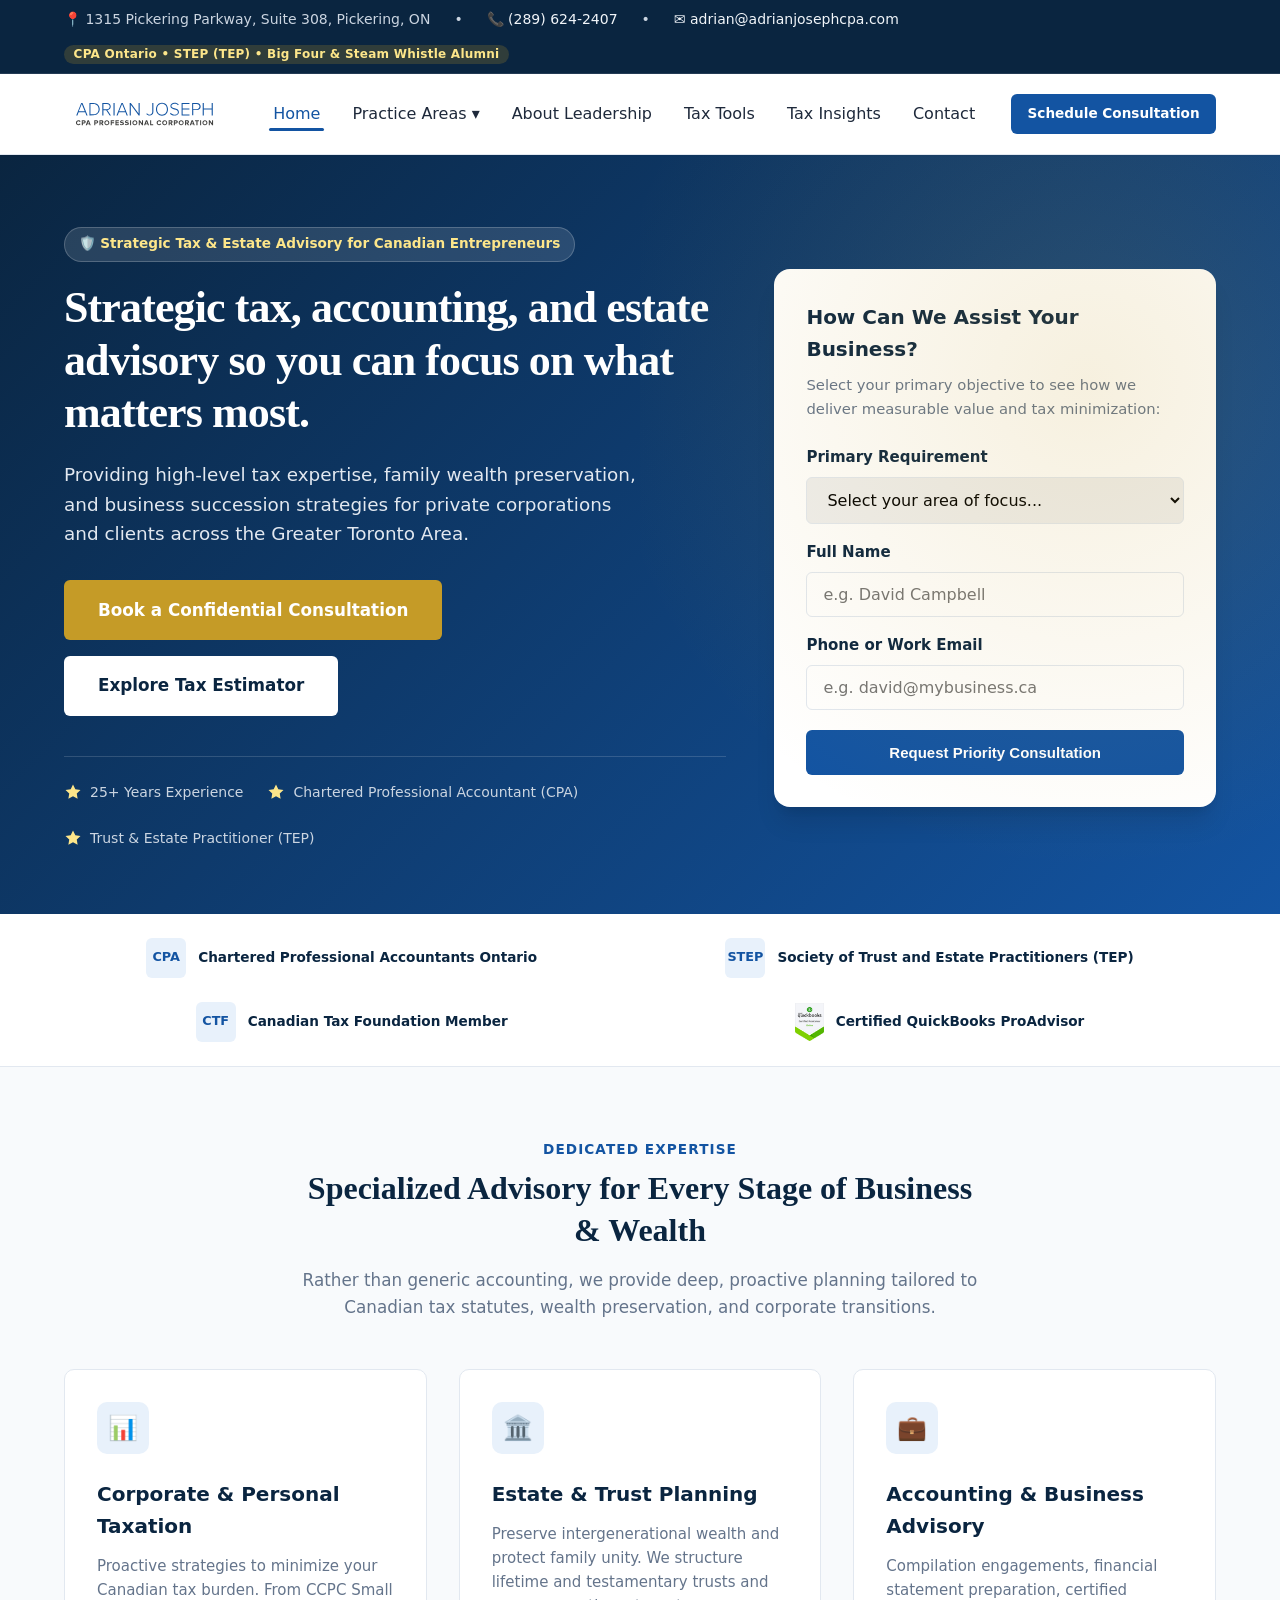
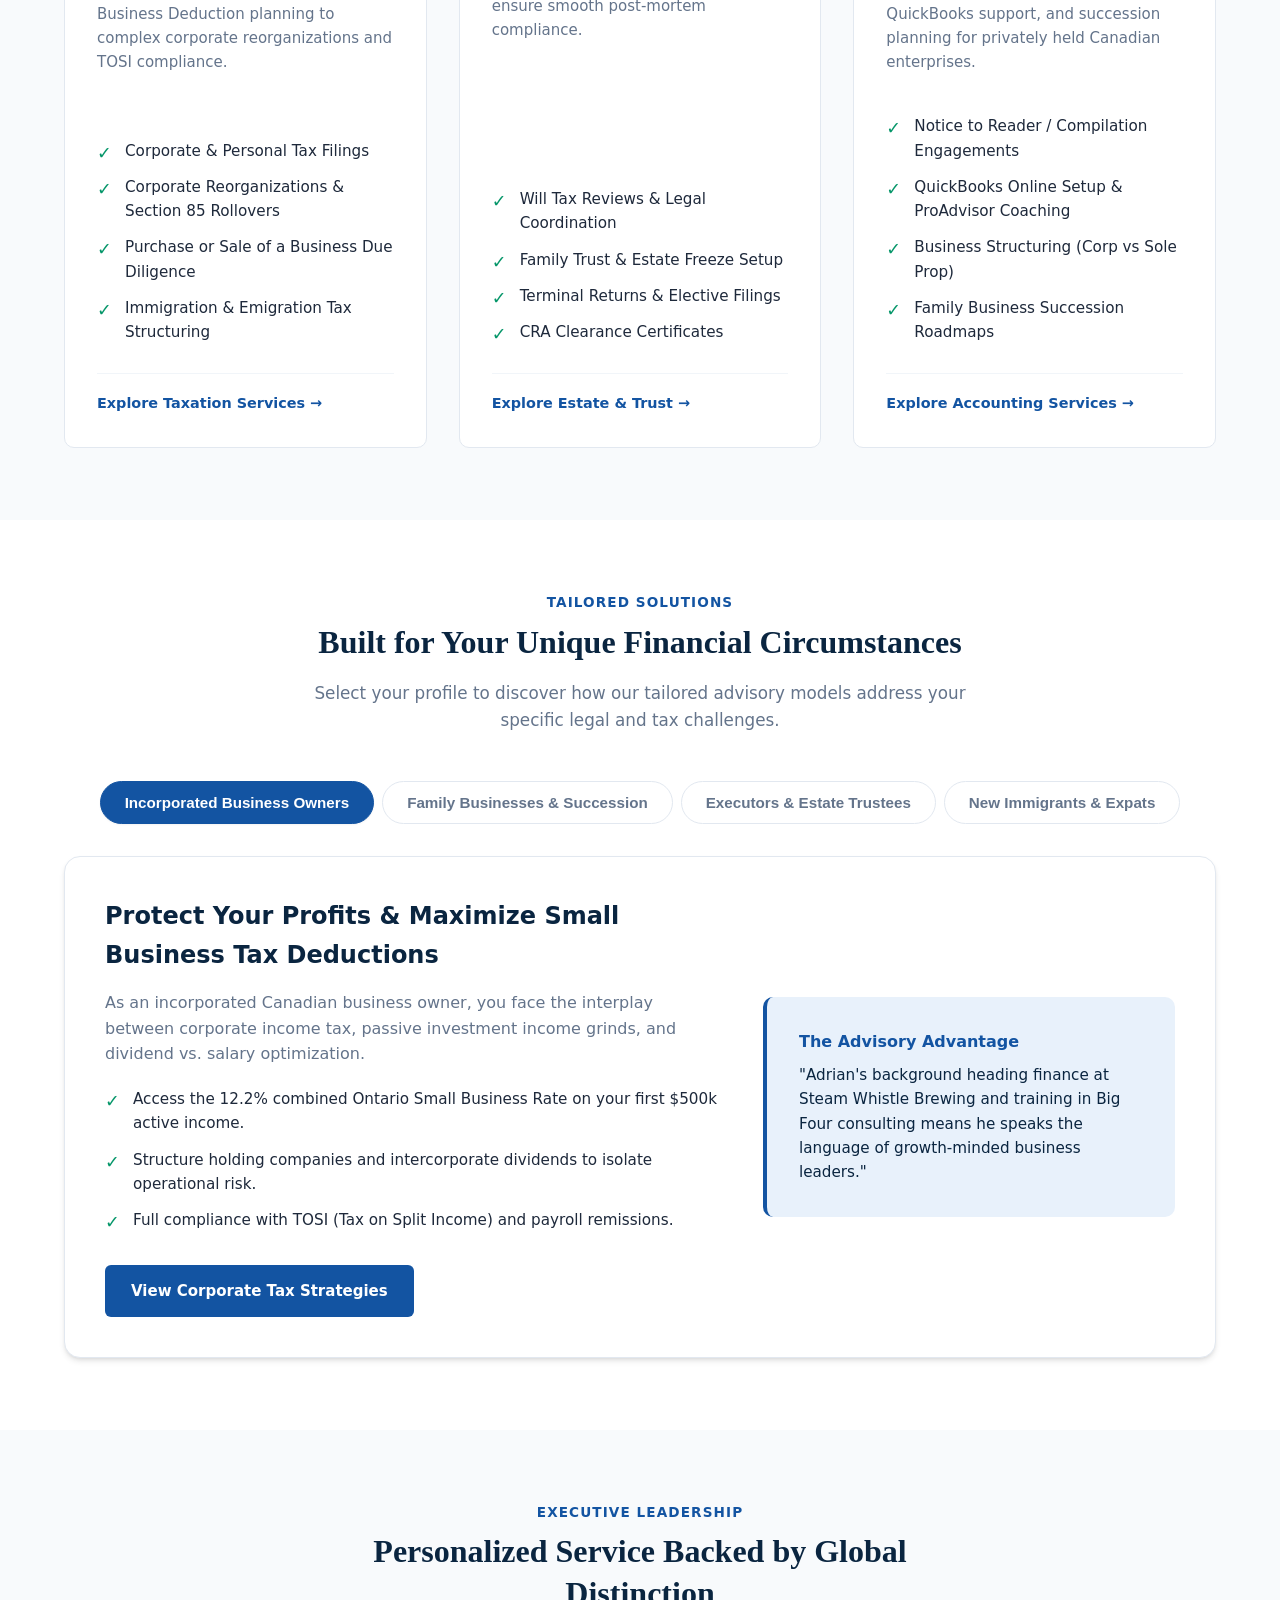
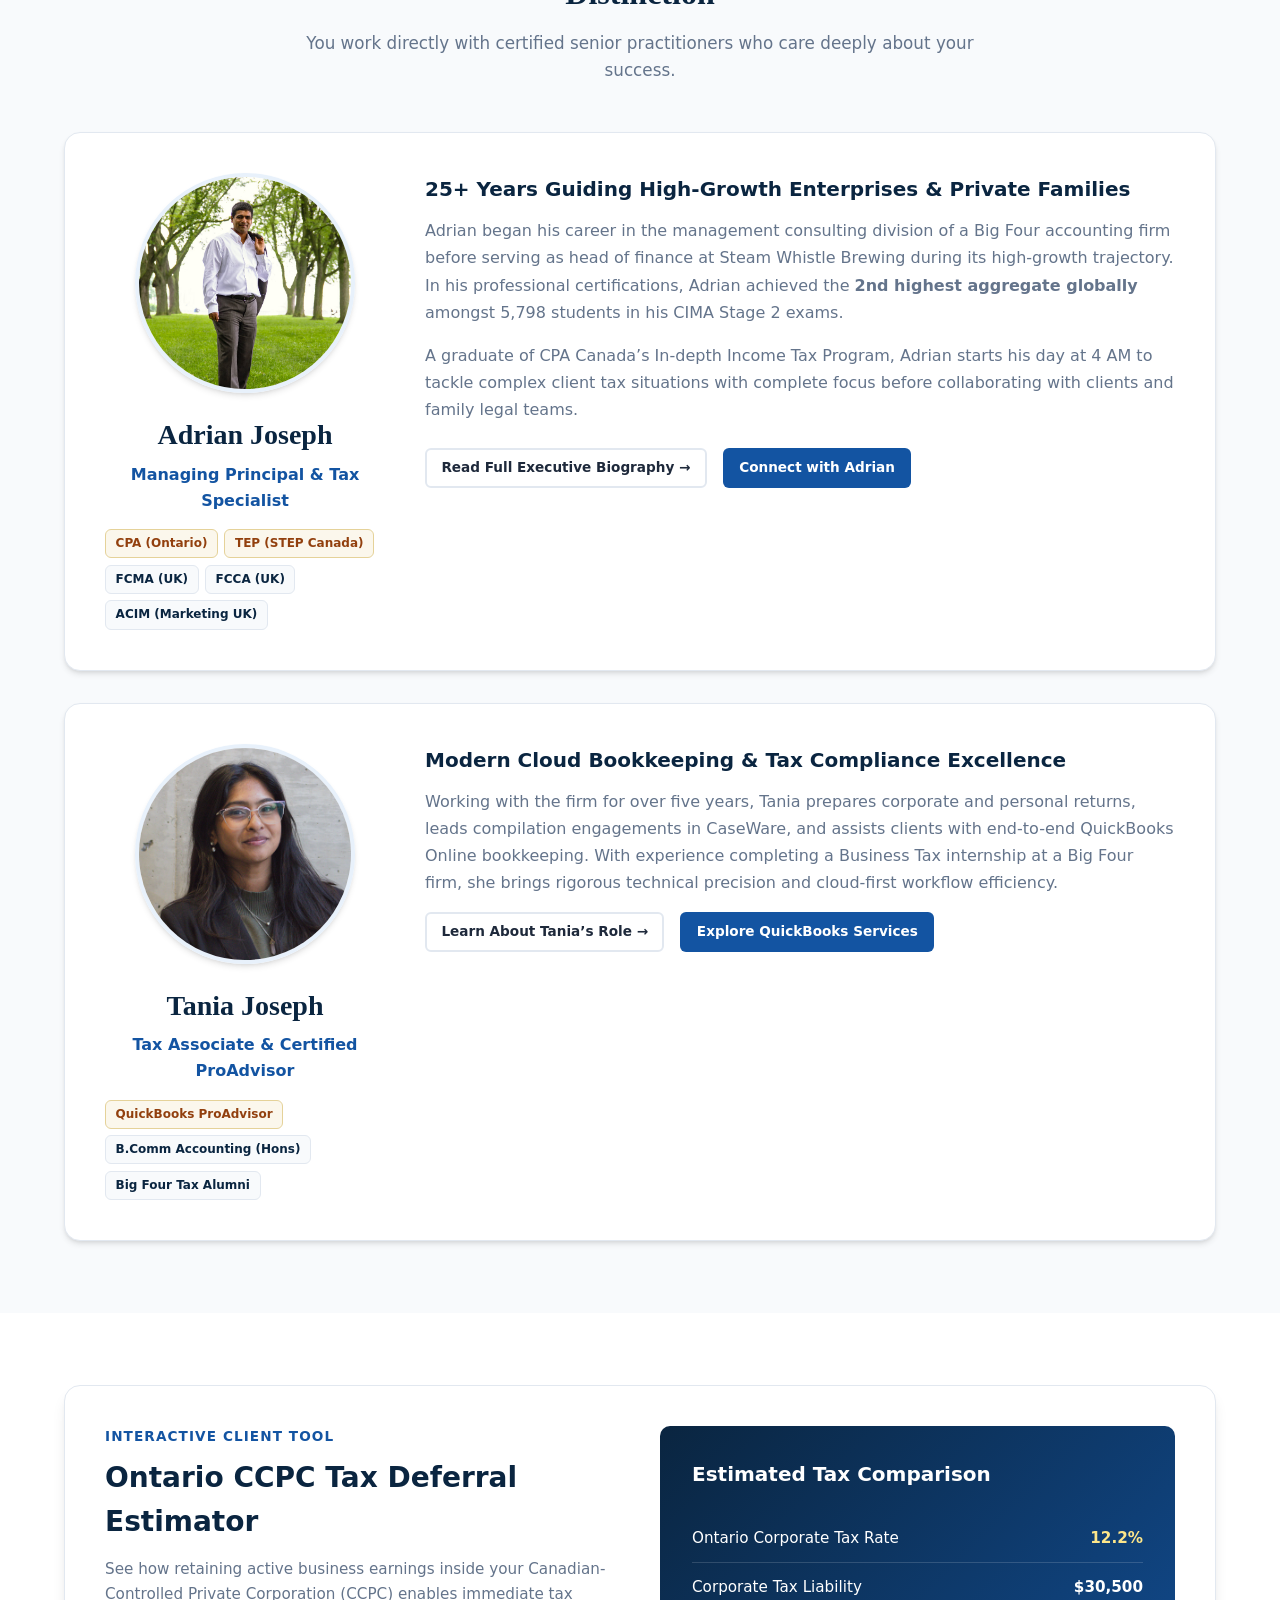
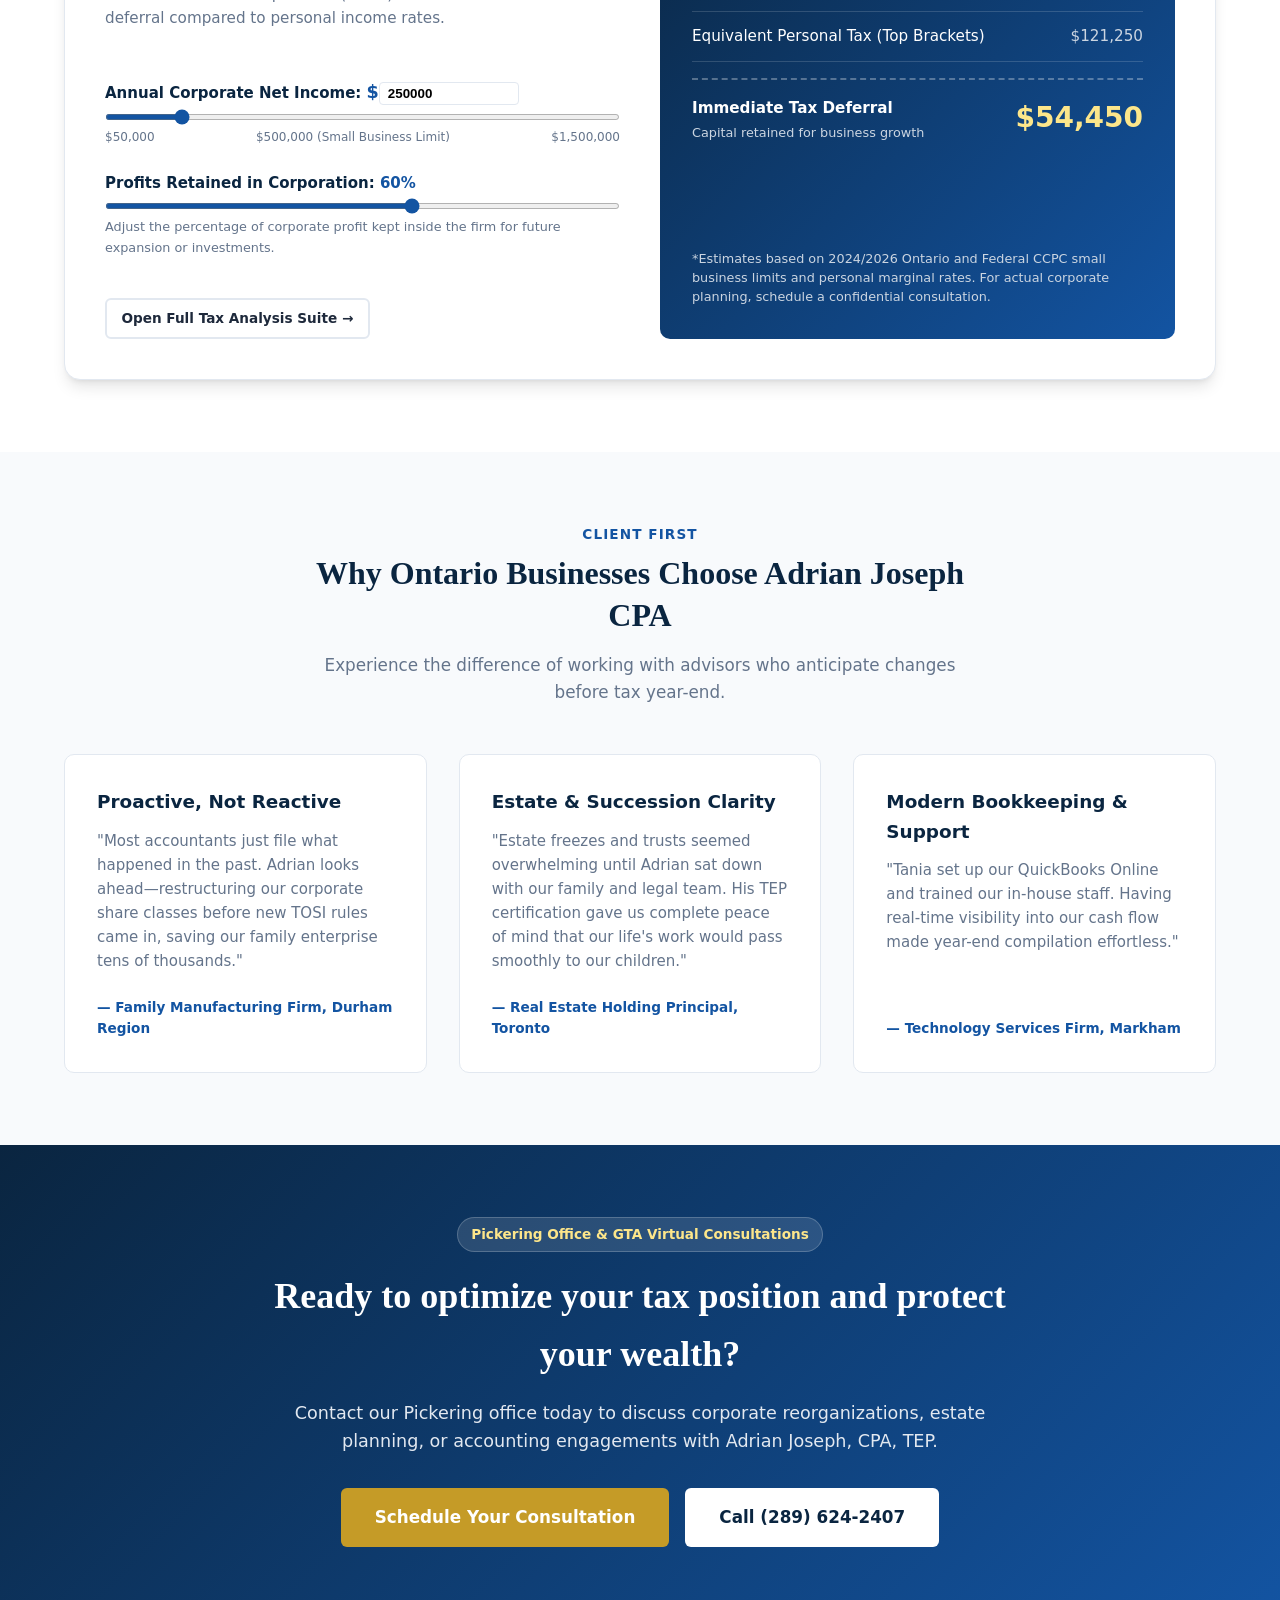
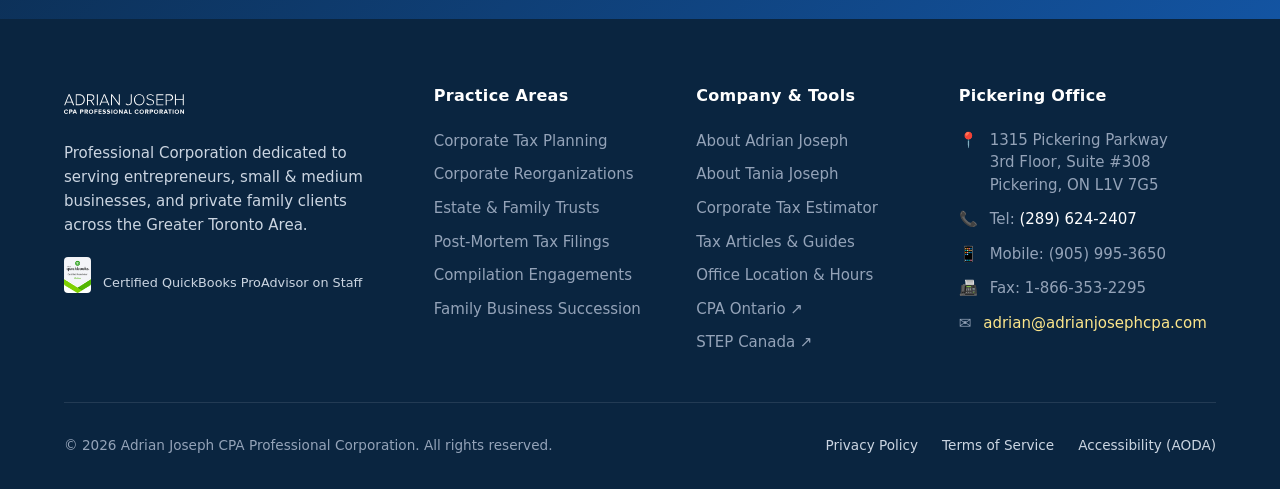
<file: index.html>
<!DOCTYPE html>
<html lang="en-CA">
<head>
  <meta charset="UTF-8">
  <meta name="viewport" content="width=device-width, initial-scale=1.0">
  <title>Adrian Joseph CPA | Strategic Tax, Estate & Business Advisory | Pickering & GTA</title>
  <meta name="description" content="Serving entrepreneurs, family businesses, and private clients across the Greater Toronto Area. Specialized in Canadian corporate taxation, estate freezes, family trusts, and QuickBooks advisory.">
  <link rel="stylesheet" href="assets/css/style.css">
  <link rel="icon" type="image/svg+xml" href="assets/images/logo.svg">
  <link rel="canonical" href="https://adrianjosephcpa.com/">
  
  <!-- Open Graph / Social Media -->
  <meta property="og:type" content="website">
  <meta property="og:url" content="https://adrianjosephcpa.com/">
  <meta property="og:title" content="Adrian Joseph CPA | Strategic Tax, Estate & Business Advisory | Pickering & GTA">
  <meta property="og:description" content="Strategic corporate tax planning, family trusts, estate freezes, and QuickBooks advisory for GTA business leaders and private families.">
  <meta property="og:image" content="https://adrianjosephcpa.com/assets/images/adrian-joseph.jpg">
  <meta property="og:site_name" content="Adrian Joseph CPA Professional Corporation">
  <meta property="og:locale" content="en_CA">

  <!-- Twitter Card -->
  <meta name="twitter:card" content="summary_large_image">
  <meta name="twitter:title" content="Adrian Joseph CPA | Strategic Tax, Estate & Business Advisory">
  <meta name="twitter:description" content="Strategic corporate tax planning, family trusts, estate freezes, and QuickBooks advisory for GTA business leaders and private families.">
  <meta name="twitter:image" content="https://adrianjosephcpa.com/assets/images/adrian-joseph.jpg">

  <!-- AEO & Schema.org Structured Data -->
  <script type="application/ld+json">
  {
    "@context": "https://schema.org",
    "@graph": [
      {
        "@type": ["AccountingService", "LocalBusiness", "Organization"],
        "@id": "https://adrianjosephcpa.com/#organization",
        "name": "Adrian Joseph CPA Professional Corporation",
        "url": "https://adrianjosephcpa.com/",
        "logo": "https://adrianjosephcpa.com/assets/images/logo.svg",
        "image": "https://adrianjosephcpa.com/assets/images/adrian-joseph.jpg",
        "telephone": "+1-289-624-2407",
        "faxNumber": "+1-866-353-2295",
        "email": "adrian@adrianjosephcpa.com",
        "priceRange": "$$",
        "address": {
          "@type": "PostalAddress",
          "streetAddress": "1315 Pickering Parkway, 3rd Floor, Suite #308",
          "addressLocality": "Pickering",
          "addressRegion": "ON",
          "postalCode": "L1V 7G5",
          "addressCountry": "CA"
        },
        "geo": {
          "@type": "GeoCoordinates",
          "latitude": "43.8344",
          "longitude": "-79.0863"
        },
        "openingHoursSpecification": [
          {
            "@type": "OpeningHoursSpecification",
            "dayOfWeek": ["Monday", "Tuesday", "Wednesday", "Thursday", "Friday"],
            "opens": "08:30",
            "closes": "17:30"
          }
        ],
        "areaServed": [
          {"@type": "City", "name": "Pickering"},
          {"@type": "City", "name": "Ajax"},
          {"@type": "City", "name": "Whitby"},
          {"@type": "City", "name": "Oshawa"},
          {"@type": "City", "name": "Markham"},
          {"@type": "City", "name": "Toronto"},
          {"@type": "City", "name": "Scarborough"},
          {"@type": "AdministrativeArea", "name": "Durham Region"},
          {"@type": "AdministrativeArea", "name": "Greater Toronto Area"},
          {"@type": "AdministrativeArea", "name": "Ontario"}
        ],
        "founder": {
          "@type": "Person",
          "@id": "https://adrianjosephcpa.com/#adrian-joseph",
          "name": "Adrian Joseph",
          "jobTitle": "Managing Principal & Chartered Professional Accountant",
          "image": "https://adrianjosephcpa.com/assets/images/adrian-joseph.jpg",
          "honorificSuffix": ["CPA", "TEP", "FCMA", "FCCA", "ACIM"],
          "alumniOf": "Big Four Management Consulting, Steam Whistle Brewing",
          "memberOf": [
            {"@type": "Organization", "name": "Chartered Professional Accountants of Ontario", "url": "https://www.cpaontario.ca/"},
            {"@type": "Organization", "name": "Society of Trust and Estate Practitioners (STEP)", "url": "https://www.step.ca/"},
            {"@type": "Organization", "name": "Canadian Tax Foundation", "url": "https://www.ctf.ca/"}
          ]
        },
        "employee": [
          {
            "@type": "Person",
            "name": "Tania Joseph",
            "jobTitle": "Tax Associate & Certified QuickBooks ProAdvisor",
            "image": "https://adrianjosephcpa.com/assets/images/tania-joseph.jpg"
          }
        ]
      },
      {
        "@type": "WebSite",
        "@id": "https://adrianjosephcpa.com/#website",
        "url": "https://adrianjosephcpa.com/",
        "name": "Adrian Joseph CPA",
        "publisher": {"@id": "https://adrianjosephcpa.com/#organization"}
      }
    ]
  }
  </script>
</head>
<body>

  <!-- Top Announcement Bar -->
  <div class="top-bar">
    <div class="container">
      <div class="top-bar-links">
        <span>📍 1315 Pickering Parkway, Suite 308, Pickering, ON</span>
        <span>•</span>
        <a href="tel:2896242407">📞 (289) 624-2407</a>
        <span>•</span>
        <a href="mailto:adrian@adrianjosephcpa.com">✉️ adrian@adrianjosephcpa.com</a>
      </div>
      <div>
        <span class="top-bar-badge">CPA Ontario • STEP (TEP) • Big Four & Steam Whistle Alumni</span>
      </div>
    </div>
  </div>

  <!-- Main Site Header -->
  <header class="site-header">
    <div class="container nav-wrapper">
      <a href="index.html" class="site-logo" aria-label="Adrian Joseph CPA Home">
        <img src="assets/images/logo.svg" alt="Adrian Joseph CPA Professional Corporation">
      </a>

      <!-- Mobile Navigation Toggle -->
      <button class="mobile-nav-toggle" aria-label="Toggle Navigation Menu" aria-expanded="false">
        <svg width="24" height="24" viewBox="0 0 24 24" fill="none" stroke="currentColor" stroke-width="2">
          <line x1="3" y1="12" x2="21" y2="12"></line>
          <line x1="3" y1="6" x2="21" y2="6"></line>
          <line x1="3" y1="18" x2="21" y2="18"></line>
        </svg>
      </button>

      <!-- Main Navigation -->
      <nav class="main-nav" aria-label="Primary Site Navigation">
        <ul class="nav-links">
          <li><a href="index.html" class="nav-link active">Home</a></li>
          <li class="nav-dropdown">
            <a href="services/taxation.html" class="nav-link">Practice Areas ▾</a>
            <ul class="dropdown-menu">
              <li class="dropdown-item">
                <a href="services/taxation.html">
                  <strong>Corporate & Personal Taxation</strong>
                  <span class="desc">CCPC planning, corporate reorgs & TOSI compliance</span>
                </a>
              </li>
              <li class="dropdown-item">
                <a href="services/estate-and-trust.html">
                  <strong>Estate & Trust Planning</strong>
                  <span class="desc">Family trusts, will tax reviews & post-mortem filings</span>
                </a>
              </li>
              <li class="dropdown-item">
                <a href="services/accounting-advisory.html">
                  <strong>Accounting & Business Advisory</strong>
                  <span class="desc">Compilation engagements, QuickBooks & succession planning</span>
                </a>
              </li>
            </ul>
          </li>
          <li><a href="about.html" class="nav-link">About Leadership</a></li>
          <li><a href="tools/tax-calculator.html" class="nav-link">Tax Tools</a></li>
          <li><a href="insights.html" class="nav-link">Tax Insights</a></li>
          <li><a href="contact.html" class="nav-link">Contact</a></li>
        </ul>
        <a href="contact.html" class="btn btn-primary btn-sm">Schedule Consultation</a>
      </nav>
    </div>
  </header>

  <main id="main-content">

    <!-- Hero Section -->
    <section class="hero-home">
      <div class="container hero-grid">
        <div class="hero-text">
          <div class="hero-eyebrow">
            <span>🛡️ Strategic Tax & Estate Advisory for Canadian Entrepreneurs</span>
          </div>
          <h1 class="hero-title">
            Strategic tax, accounting, and estate advisory so you can focus on what matters most.
          </h1>
          <p class="hero-subtitle">
            Providing high-level tax expertise, family wealth preservation, and business succession strategies for private corporations and clients across the Greater Toronto Area.
          </p>
          <div class="hero-actions">
            <a href="contact.html" class="btn btn-accent btn-lg">Book a Confidential Consultation</a>
            <a href="tools/tax-calculator.html" class="btn btn-white btn-lg">Explore Tax Estimator</a>
          </div>
          <div class="hero-trust-list">
            <div class="hero-trust-item">
              <svg width="18" height="18" viewBox="0 0 24 24" fill="currentColor"><path d="M12 2l3.09 6.26L22 9.27l-5 4.87 1.18 6.88L12 17.77l-6.18 3.25L7 14.14 2 9.27l6.91-1.01L12 2z"/></svg>
              <span>25+ Years Experience</span>
            </div>
            <div class="hero-trust-item">
              <svg width="18" height="18" viewBox="0 0 24 24" fill="currentColor"><path d="M12 2l3.09 6.26L22 9.27l-5 4.87 1.18 6.88L12 17.77l-6.18 3.25L7 14.14 2 9.27l6.91-1.01L12 2z"/></svg>
              <span>Chartered Professional Accountant (CPA)</span>
            </div>
            <div class="hero-trust-item">
              <svg width="18" height="18" viewBox="0 0 24 24" fill="currentColor"><path d="M12 2l3.09 6.26L22 9.27l-5 4.87 1.18 6.88L12 17.77l-6.18 3.25L7 14.14 2 9.27l6.91-1.01L12 2z"/></svg>
              <span>Trust & Estate Practitioner (TEP)</span>
            </div>
          </div>
        </div>

        <!-- Hero Quick Assessment Card -->
        <div class="hero-card">
          <h3>How Can We Assist Your Business?</h3>
          <p>Select your primary objective to see how we deliver measurable value and tax minimization:</p>
          <form data-consultation-form>
            <div class="form-group" style="margin-bottom: 1rem;">
              <label class="form-label" for="hero-need">Primary Requirement</label>
              <select id="hero-need" class="form-control" required>
                <option value="">Select your area of focus...</option>
                <option value="corporate-tax">Corporate Reorganization & Tax Deferral</option>
                <option value="estate-freeze">Estate Planning & Family Trust Structuring</option>
                <option value="compilation">Year-End Financials & Compilation Engagements</option>
                <option value="succession">Family Business Succession / Sale of Business</option>
                <option value="cross-border">Immigration / Emigration Canadian Tax</option>
              </select>
            </div>
            <div class="form-group" style="margin-bottom: 1rem;">
              <label class="form-label" for="hero-name">Full Name</label>
              <input type="text" id="hero-name" class="form-control" placeholder="e.g. David Campbell" required>
            </div>
            <div class="form-group" style="margin-bottom: 1.25rem;">
              <label class="form-label" for="hero-contact">Phone or Work Email</label>
              <input type="text" id="hero-contact" class="form-control" placeholder="e.g. david@mybusiness.ca" required>
            </div>
            <button type="submit" class="btn btn-primary" style="width: 100%;">Request Priority Consultation</button>
          </form>
        </div>
      </div>
    </section>

    <!-- Trust & Credentials Bar -->
    <section class="trust-bar" aria-label="Professional Accreditations">
      <div class="container trust-badges">
        <div class="badge-item">
          <div class="badge-icon-box">CPA</div>
          <div>Chartered Professional Accountants Ontario</div>
        </div>
        <div class="badge-item">
          <div class="badge-icon-box">STEP</div>
          <div>Society of Trust and Estate Practitioners (TEP)</div>
        </div>
        <div class="badge-item">
          <div class="badge-icon-box">CTF</div>
          <div>Canadian Tax Foundation Member</div>
        </div>
        <div class="badge-item">
          <img src="assets/images/quickbooks-proadvisor.jpg" alt="Certified QuickBooks ProAdvisor" style="height: 38px;">
          <div>Certified QuickBooks ProAdvisor</div>
        </div>
      </div>
    </section>

    <!-- Core Practice Areas -->
    <section class="section" id="practice-areas">
      <div class="container">
        <div class="section-header">
          <span class="section-tag">Dedicated Expertise</span>
          <h2 class="section-title">Specialized Advisory for Every Stage of Business & Wealth</h2>
          <p class="section-desc">
            Rather than generic accounting, we provide deep, proactive planning tailored to Canadian tax statutes, wealth preservation, and corporate transitions.
          </p>
        </div>

        <div class="grid-3">
          <!-- Card 1: Taxation -->
          <div class="card">
            <div class="card-icon">📊</div>
            <h3 class="card-title">Corporate & Personal Taxation</h3>
            <p class="card-text">
              Proactive strategies to minimize your Canadian tax burden. From CCPC Small Business Deduction planning to complex corporate reorganizations and TOSI compliance.
            </p>
            <ul class="feature-list">
              <li>Corporate & Personal Tax Filings</li>
              <li>Corporate Reorganizations & Section 85 Rollovers</li>
              <li>Purchase or Sale of a Business Due Diligence</li>
              <li>Immigration & Emigration Tax Structuring</li>
            </ul>
            <div class="card-footer">
              <a href="services/taxation.html" class="card-link">Explore Taxation Services →</a>
            </div>
          </div>

          <!-- Card 2: Estate & Trust -->
          <div class="card">
            <div class="card-icon">🏛️</div>
            <h3 class="card-title">Estate & Trust Planning</h3>
            <p class="card-text">
              Preserve intergenerational wealth and protect family unity. We structure lifetime and testamentary trusts and ensure smooth post-mortem compliance.
            </p>
            <ul class="feature-list">
              <li>Will Tax Reviews & Legal Coordination</li>
              <li>Family Trust & Estate Freeze Setup</li>
              <li>Terminal Returns & Elective Filings</li>
              <li>CRA Clearance Certificates</li>
            </ul>
            <div class="card-footer">
              <a href="services/estate-and-trust.html" class="card-link">Explore Estate & Trust →</a>
            </div>
          </div>

          <!-- Card 3: Business Advisory -->
          <div class="card">
            <div class="card-icon">💼</div>
            <h3 class="card-title">Accounting & Business Advisory</h3>
            <p class="card-text">
              Compilation engagements, financial statement preparation, certified QuickBooks support, and succession planning for privately held Canadian enterprises.
            </p>
            <ul class="feature-list">
              <li>Notice to Reader / Compilation Engagements</li>
              <li>QuickBooks Online Setup & ProAdvisor Coaching</li>
              <li>Business Structuring (Corp vs Sole Prop)</li>
              <li>Family Business Succession Roadmaps</li>
            </ul>
            <div class="card-footer">
              <a href="services/accounting-advisory.html" class="card-link">Explore Accounting Services →</a>
            </div>
          </div>
        </div>
      </div>
    </section>

    <!-- Interactive "Who We Serve" Audience Selector -->
    <section class="section section-alt">
      <div class="container">
        <div class="section-header">
          <span class="section-tag">Tailored Solutions</span>
          <h2 class="section-title">Built for Your Unique Financial Circumstances</h2>
          <p class="section-desc">Select your profile to discover how our tailored advisory models address your specific legal and tax challenges.</p>
        </div>

        <!-- Tab Buttons -->
        <div class="tabs-nav" role="tablist">
          <button class="tab-btn active" data-tab="tab-entrepreneurs" role="tab" aria-selected="true">Incorporated Business Owners</button>
          <button class="tab-btn" data-tab="tab-family-business" role="tab" aria-selected="false">Family Businesses & Succession</button>
          <button class="tab-btn" data-tab="tab-estates" role="tab" aria-selected="false">Executors & Estate Trustees</button>
          <button class="tab-btn" data-tab="tab-crossborder" role="tab" aria-selected="false">New Immigrants & Expats</button>
        </div>

        <!-- Tab Content 1 -->
        <div class="tab-panel active" id="tab-entrepreneurs" role="tabpanel">
          <div>
            <h3 style="font-size: 1.5rem; color: var(--color-secondary); margin-bottom: 1rem;">
              Protect Your Profits & Maximize Small Business Tax Deductions
            </h3>
            <p style="color: var(--color-text-muted); margin-bottom: 1.25rem;">
              As an incorporated Canadian business owner, you face the interplay between corporate income tax, passive investment income grinds, and dividend vs. salary optimization.
            </p>
            <ul class="feature-list">
              <li>Access the 12.2% combined Ontario Small Business Rate on your first $500k active income.</li>
              <li>Structure holding companies and intercorporate dividends to isolate operational risk.</li>
              <li>Full compliance with TOSI (Tax on Split Income) and payroll remissions.</li>
            </ul>
            <a href="services/taxation.html" class="btn btn-primary" style="margin-top: 1rem;">View Corporate Tax Strategies</a>
          </div>
          <div style="background-color: var(--color-primary-light); padding: 2rem; border-radius: var(--radius-md); border-left: 4px solid var(--color-primary);">
            <h4 style="color: var(--color-primary); margin-bottom: 0.5rem;">The Advisory Advantage</h4>
            <p style="font-size: 0.95rem; color: var(--color-secondary);">
              "Adrian's background heading finance at Steam Whistle Brewing and training in Big Four consulting means he speaks the language of growth-minded business leaders."
            </p>
          </div>
        </div>

        <!-- Tab Content 2 -->
        <div class="tab-panel" id="tab-family-business" role="tabpanel">
          <div>
            <h3 style="font-size: 1.5rem; color: var(--color-secondary); margin-bottom: 1rem;">
              Family Business Governance & Intergenerational Transition
            </h3>
            <p style="color: var(--color-text-muted); margin-bottom: 1.25rem;">
              Transferring a business to the next generation or preparing for a third-party exit requires balancing commercial valuation, tax minimization, and family harmony.
            </p>
            <ul class="feature-list">
              <li>Section 85 rollovers and estate freezes to lock in current capital gains.</li>
              <li>Structuring the Lifetime Capital Gains Exemption (LCGE) for qualifying small business shares.</li>
              <li>Partnership and shareholder agreement advisory to prevent deadlock.</li>
            </ul>
            <a href="services/accounting-advisory.html" class="btn btn-primary" style="margin-top: 1rem;">View Succession Planning</a>
          </div>
          <div style="background-color: var(--color-accent-light); padding: 2rem; border-radius: var(--radius-md); border-left: 4px solid var(--color-accent);">
            <h4 style="color: var(--color-accent); margin-bottom: 0.5rem;">Proactive Succession</h4>
            <p style="font-size: 0.95rem; color: var(--color-secondary);">
              Transitioning ownership before sudden retirement or incapacitation protects your life's work and saves hundreds of thousands in taxes.
            </p>
          </div>
        </div>

        <!-- Tab Content 3 -->
        <div class="tab-panel" id="tab-estates" role="tabpanel">
          <div>
            <h3 style="font-size: 1.5rem; color: var(--color-secondary); margin-bottom: 1rem;">
              Comprehensive Guidance for Executors & Estate Trustees
            </h3>
            <p style="color: var(--color-text-muted); margin-bottom: 1.25rem;">
              Estate administration carries personal legal and tax liabilities. We help executors navigate deceased taxpayer returns, elective filings, and CRA clearance.
            </p>
            <ul class="feature-list">
              <li>Preparation of Terminal (Final) T1 Returns and T3 Trust Returns.</li>
              <li>Section 70(2) Rights or Things separate returns to split income brackets.</li>
              <li>Applying for and securing CRA Section 159(2) Clearance Certificates before asset distribution.</li>
            </ul>
            <a href="services/estate-and-trust.html" class="btn btn-primary" style="margin-top: 1rem;">View Estate Compliance</a>
          </div>
          <div style="background-color: var(--color-emerald-light); padding: 2rem; border-radius: var(--radius-md); border-left: 4px solid var(--color-emerald);">
            <h4 style="color: var(--color-emerald); margin-bottom: 0.5rem;">Certified TEP Practitioner</h4>
            <p style="font-size: 0.95rem; color: var(--color-secondary);">
              Adrian is a full member of the Society of Trust and Estate Practitioners (STEP), the gold-standard worldwide body for estate and inheritance planning.
            </p>
          </div>
        </div>

        <!-- Tab Content 4 -->
        <div class="tab-panel" id="tab-crossborder" role="tabpanel">
          <div>
            <h3 style="font-size: 1.5rem; color: var(--color-secondary); margin-bottom: 1rem;">
              Cross-Border Tax Planning: Immigration & Emigration
            </h3>
            <p style="color: var(--color-text-muted); margin-bottom: 1.25rem;">
              Entering or leaving Canada triggers deemed disposition rules, departure taxes, and complex foreign property reporting (T1135).
            </p>
            <ul class="feature-list">
              <li>Deemed acquisition cost step-up upon establishing Canadian residency.</li>
              <li>Departure tax minimization when becoming non-resident for tax purposes.</li>
              <li>Foreign affiliate, trust, and property reporting compliance.</li>
            </ul>
            <a href="services/taxation.html" class="btn btn-primary" style="margin-top: 1rem;">View Cross-Border Services</a>
          </div>
          <div style="background-color: var(--color-primary-light); padding: 2rem; border-radius: var(--radius-md); border-left: 4px solid var(--color-primary);">
            <h4 style="color: var(--color-primary); margin-bottom: 0.5rem;">International Credentials</h4>
            <p style="font-size: 0.95rem; color: var(--color-secondary);">
              With fellow status in both UK CIMA and ACCA, Adrian deeply understands global tax conventions and multinational transition issues.
            </p>
          </div>
        </div>
      </div>
    </section>

    <!-- Leadership Feature: Adrian & Tania Joseph -->
    <section class="section">
      <div class="container">
        <div class="section-header">
          <span class="section-tag">Executive Leadership</span>
          <h2 class="section-title">Personalized Service Backed by Global Distinction</h2>
          <p class="section-desc">You work directly with certified senior practitioners who care deeply about your success.</p>
        </div>

        <div class="profile-card">
          <div class="profile-img-col">
            <img src="assets/images/adrian-joseph.jpg" alt="Adrian Joseph, CPA, TEP" class="profile-img">
            <h3 class="profile-name">Adrian Joseph</h3>
            <div class="profile-title">Managing Principal & Tax Specialist</div>
            <div class="credential-pills">
              <span class="cred-pill highlight">CPA (Ontario)</span>
              <span class="cred-pill highlight">TEP (STEP Canada)</span>
              <span class="cred-pill">FCMA (UK)</span>
              <span class="cred-pill">FCCA (UK)</span>
              <span class="cred-pill">ACIM (Marketing UK)</span>
            </div>
          </div>
          <div>
            <h4 style="font-size: 1.25rem; color: var(--color-secondary); margin-bottom: 0.75rem;">
              25+ Years Guiding High-Growth Enterprises & Private Families
            </h4>
            <p style="color: var(--color-text-muted); margin-bottom: 1rem; line-height: 1.7;">
              Adrian began his career in the management consulting division of a Big Four accounting firm before serving as head of finance at Steam Whistle Brewing during its high-growth trajectory. In his professional certifications, Adrian achieved the <strong>2nd highest aggregate globally</strong> amongst 5,798 students in his CIMA Stage 2 exams.
            </p>
            <p style="color: var(--color-text-muted); margin-bottom: 1.5rem; line-height: 1.7;">
              A graduate of CPA Canada’s In-depth Income Tax Program, Adrian starts his day at 4 AM to tackle complex client tax situations with complete focus before collaborating with clients and family legal teams.
            </p>
            <div style="display: flex; gap: 1rem; flex-wrap: wrap;">
              <a href="about.html" class="btn btn-outline btn-sm">Read Full Executive Biography →</a>
              <a href="contact.html" class="btn btn-primary btn-sm">Connect with Adrian</a>
            </div>
          </div>
        </div>

        <!-- Tania Joseph Card -->
        <div class="profile-card" style="margin-bottom: 0;">
          <div class="profile-img-col">
            <img src="assets/images/tania-joseph.jpg" alt="Tania Joseph, QuickBooks ProAdvisor" class="profile-img">
            <h3 class="profile-name">Tania Joseph</h3>
            <div class="profile-title">Tax Associate & Certified ProAdvisor</div>
            <div class="credential-pills">
              <span class="cred-pill highlight">QuickBooks ProAdvisor</span>
              <span class="cred-pill">B.Comm Accounting (Hons)</span>
              <span class="cred-pill">Big Four Tax Alumni</span>
            </div>
          </div>
          <div>
            <h4 style="font-size: 1.25rem; color: var(--color-secondary); margin-bottom: 0.75rem;">
              Modern Cloud Bookkeeping & Tax Compliance Excellence
            </h4>
            <p style="color: var(--color-text-muted); margin-bottom: 1rem; line-height: 1.7;">
              Working with the firm for over five years, Tania prepares corporate and personal returns, leads compilation engagements in CaseWare, and assists clients with end-to-end QuickBooks Online bookkeeping. With experience completing a Business Tax internship at a Big Four firm, she brings rigorous technical precision and cloud-first workflow efficiency.
            </p>
            <div style="display: flex; gap: 1rem; flex-wrap: wrap;">
              <a href="about.html#tania" class="btn btn-outline btn-sm">Learn About Tania’s Role →</a>
              <a href="services/accounting-advisory.html" class="btn btn-primary btn-sm">Explore QuickBooks Services</a>
            </div>
          </div>
        </div>
      </div>
    </section>

    <!-- Interactive Tax Calculator Teaser -->
    <section class="section section-alt">
      <div class="container">
        <div class="calc-wrapper">
          <div class="calc-controls">
            <div>
              <span class="section-tag">Interactive Client Tool</span>
              <h2 style="font-size: 1.75rem; color: var(--color-secondary); margin-bottom: 0.75rem;">
                Ontario CCPC Tax Deferral Estimator
              </h2>
              <p style="color: var(--color-text-muted); font-size: 0.95rem; margin-bottom: 1.5rem;">
                See how retaining active business earnings inside your Canadian-Controlled Private Corporation (CCPC) enables immediate tax deferral compared to personal income rates.
              </p>
            </div>

            <div class="form-group">
              <label class="form-label" for="calc-income">
                Annual Corporate Net Income: 
                <strong style="color: var(--color-primary); font-size: 1.1rem;">$<input type="number" id="calc-income-num" value="250000" min="50000" max="1500000" step="10000" style="width: 140px; border: 1px solid var(--color-border); padding: 0.2rem 0.5rem; border-radius: 4px; font-weight: 700;"></strong>
              </label>
              <input type="range" id="calc-income" class="range-slider" min="50000" max="1500000" step="10000" value="250000">
              <div style="display: flex; justify-content: space-between; font-size: 0.75rem; color: var(--color-text-muted);">
                <span>$50,000</span>
                <span>$500,000 (Small Business Limit)</span>
                <span>$1,500,000</span>
              </div>
            </div>

            <div class="form-group">
              <label class="form-label" for="calc-retain">
                Profits Retained in Corporation: 
                <strong id="calc-retain-val" style="color: var(--color-primary);">60%</strong>
              </label>
              <input type="range" id="calc-retain" class="range-slider" min="0" max="100" step="5" value="60">
              <span class="form-hint">Adjust the percentage of corporate profit kept inside the firm for future expansion or investments.</span>
            </div>

            <div style="margin-top: 1rem;">
              <a href="tools/tax-calculator.html" class="btn btn-outline btn-sm">Open Full Tax Analysis Suite →</a>
            </div>
          </div>

          <div class="calc-display">
            <div>
              <h3 style="font-size: 1.25rem; color: #ffffff; margin-bottom: 1.5rem;">Estimated Tax Comparison</h3>
              
              <div class="calc-result-row">
                <span>Ontario Corporate Tax Rate</span>
                <span id="res-effective-rate" style="font-weight: 700; color: #fde68a;">12.2%</span>
              </div>

              <div class="calc-result-row">
                <span>Corporate Tax Liability</span>
                <strong id="res-corp-tax">$30,500</strong>
              </div>

              <div class="calc-result-row">
                <span>Equivalent Personal Tax (Top Brackets)</span>
                <span id="res-personal-tax" style="color: #cbd5e1;">$121,250</span>
              </div>

              <div class="calc-result-row" style="border-top: 2px dashed rgba(255,255,255,0.3); margin-top: 1rem; padding-top: 1rem;">
                <div>
                  <span style="font-weight: 600; display: block;">Immediate Tax Deferral</span>
                  <span style="font-size: 0.8rem; color: #cbd5e1;">Capital retained for business growth</span>
                </div>
                <div class="calc-val-big" id="res-deferral">$54,450</div>
              </div>
            </div>

            <div style="font-size: 0.8rem; color: #cbd5e1; margin-top: 1.5rem; line-height: 1.5;">
              *Estimates based on 2024/2026 Ontario and Federal CCPC small business limits and personal marginal rates. For actual corporate planning, schedule a confidential consultation.
            </div>
          </div>
        </div>
      </div>
    </section>

    <!-- Client Testimonials & Value Proposition -->
    <section class="section">
      <div class="container">
        <div class="section-header">
          <span class="section-tag">Client First</span>
          <h2 class="section-title">Why Ontario Businesses Choose Adrian Joseph CPA</h2>
          <p class="section-desc">Experience the difference of working with advisors who anticipate changes before tax year-end.</p>
        </div>

        <div class="grid-3">
          <div class="card">
            <h3 style="font-size: 1.15rem; color: var(--color-secondary); margin-bottom: 0.75rem;">Proactive, Not Reactive</h3>
            <p class="card-text">
              "Most accountants just file what happened in the past. Adrian looks ahead—restructuring our corporate share classes before new TOSI rules came in, saving our family enterprise tens of thousands."
            </p>
            <div style="font-weight: 600; font-size: 0.85rem; color: var(--color-primary);">— Family Manufacturing Firm, Durham Region</div>
          </div>

          <div class="card">
            <h3 style="font-size: 1.15rem; color: var(--color-secondary); margin-bottom: 0.75rem;">Estate & Succession Clarity</h3>
            <p class="card-text">
              "Estate freezes and trusts seemed overwhelming until Adrian sat down with our family and legal team. His TEP certification gave us complete peace of mind that our life's work would pass smoothly to our children."
            </p>
            <div style="font-weight: 600; font-size: 0.85rem; color: var(--color-primary);">— Real Estate Holding Principal, Toronto</div>
          </div>

          <div class="card">
            <h3 style="font-size: 1.15rem; color: var(--color-secondary); margin-bottom: 0.75rem;">Modern Bookkeeping & Support</h3>
            <p class="card-text">
              "Tania set up our QuickBooks Online and trained our in-house staff. Having real-time visibility into our cash flow made year-end compilation effortless."
            </p>
            <div style="font-weight: 600; font-size: 0.85rem; color: var(--color-primary);">— Technology Services Firm, Markham</div>
          </div>
        </div>
      </div>
    </section>

    <!-- Consultation CTA Banner -->
    <section class="section" style="background: linear-gradient(135deg, var(--color-secondary) 0%, #1354A2 100%); color: #ffffff;">
      <div class="container" style="text-align: center; max-width: 800px;">
        <span class="hero-eyebrow" style="margin-bottom: 1rem;">Pickering Office & GTA Virtual Consultations</span>
        <h2 style="font-family: var(--font-serif); font-size: 2.25rem; margin-bottom: 1rem; color: #ffffff;">
          Ready to optimize your tax position and protect your wealth?
        </h2>
        <p style="font-size: 1.1rem; color: #e2e8f0; margin-bottom: 2rem;">
          Contact our Pickering office today to discuss corporate reorganizations, estate planning, or accounting engagements with Adrian Joseph, CPA, TEP.
        </p>
        <div style="display: flex; justify-content: center; gap: 1rem; flex-wrap: wrap;">
          <a href="contact.html" class="btn btn-accent btn-lg">Schedule Your Consultation</a>
          <a href="tel:2896242407" class="btn btn-white btn-lg">Call (289) 624-2407</a>
        </div>
      </div>
    </section>

  </main>

  <!-- Global Comprehensive Footer -->
  <footer class="site-footer" id="footer">
    <div class="container">
      <div class="footer-grid">
        <!-- Col 1: Brand -->
        <div class="footer-brand">
          <img src="assets/images/logo-white.svg" alt="Adrian Joseph CPA">
          <p>
            Professional Corporation dedicated to serving entrepreneurs, small & medium businesses, and private family clients across the Greater Toronto Area.
          </p>
          <div style="display: flex; gap: 0.75rem; align-items: center; margin-top: 1rem;">
            <img src="assets/images/quickbooks-proadvisor.jpg" alt="QuickBooks ProAdvisor" style="height: 36px; border-radius: 4px;">
            <span style="font-size: 0.8rem; color: #cbd5e1;">Certified QuickBooks ProAdvisor on Staff</span>
          </div>
        </div>

        <!-- Col 2: Practice Areas -->
        <div>
          <h4 class="footer-heading">Practice Areas</h4>
          <ul class="footer-links">
            <li><a href="services/taxation.html">Corporate Tax Planning</a></li>
            <li><a href="services/taxation.html#reorgs">Corporate Reorganizations</a></li>
            <li><a href="services/estate-and-trust.html">Estate & Family Trusts</a></li>
            <li><a href="services/estate-and-trust.html#post-mortem">Post-Mortem Tax Filings</a></li>
            <li><a href="services/accounting-advisory.html">Compilation Engagements</a></li>
            <li><a href="services/accounting-advisory.html#succession">Family Business Succession</a></li>
          </ul>
        </div>

        <!-- Col 3: Company & Tools -->
        <div>
          <h4 class="footer-heading">Company & Tools</h4>
          <ul class="footer-links">
            <li><a href="about.html">About Adrian Joseph</a></li>
            <li><a href="about.html#tania">About Tania Joseph</a></li>
            <li><a href="tools/tax-calculator.html">Corporate Tax Estimator</a></li>
            <li><a href="insights.html">Tax Articles & Guides</a></li>
            <li><a href="contact.html">Office Location & Hours</a></li>
            <li><a href="https://www.cpaontario.ca/" target="_blank" rel="noopener">CPA Ontario ↗</a></li>
            <li><a href="https://www.step.ca/" target="_blank" rel="noopener">STEP Canada ↗</a></li>
          </ul>
        </div>

        <!-- Col 4: Contact Pickering Office -->
        <div>
          <h4 class="footer-heading">Pickering Office</h4>
          <div class="footer-contact-item">
            <span>📍</span>
            <span>
              1315 Pickering Parkway<br>
              3rd Floor, Suite #308<br>
              Pickering, ON L1V 7G5
            </span>
          </div>
          <div class="footer-contact-item">
            <span>📞</span>
            <span>Tel: <a href="tel:2896242407" style="color: #ffffff;">(289) 624-2407</a></span>
          </div>
          <div class="footer-contact-item">
            <span>📱</span>
            <span>Mobile: (905) 995-3650</span>
          </div>
          <div class="footer-contact-item">
            <span>📠</span>
            <span>Fax: 1-866-353-2295</span>
          </div>
          <div class="footer-contact-item">
            <span>✉️</span>
            <span><a href="mailto:adrian@adrianjosephcpa.com" style="color: #fde68a;">adrian@adrianjosephcpa.com</a></span>
          </div>
        </div>
      </div>

      <div class="footer-bottom">
        <div>
          © 2026 Adrian Joseph CPA Professional Corporation. All rights reserved.
        </div>
        <div style="display: flex; gap: 1.5rem;">
          <a href="contact.html">Privacy Policy</a>
          <a href="contact.html">Terms of Service</a>
          <a href="contact.html">Accessibility (AODA)</a>
        </div>
      </div>
    </div>
  </footer>

  <script src="assets/js/main.js"></script>
</body>
</html>
</file>
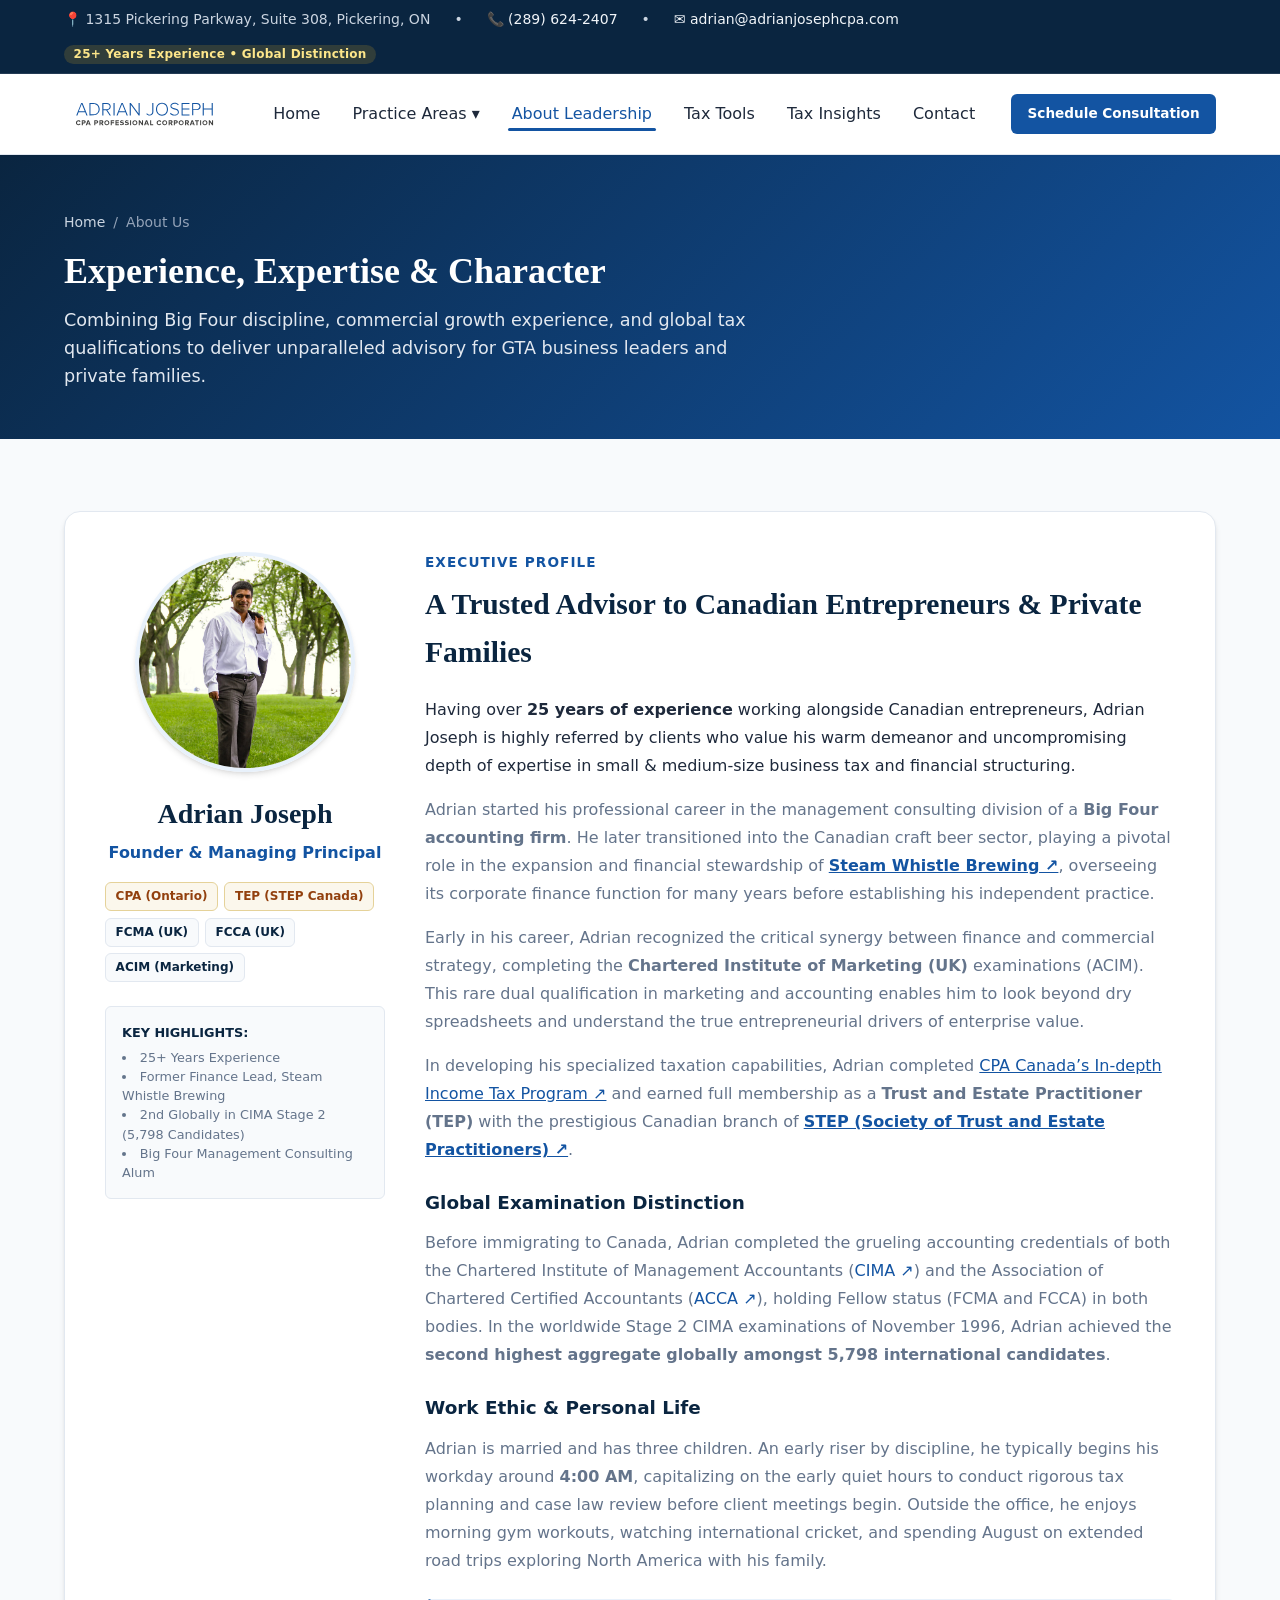
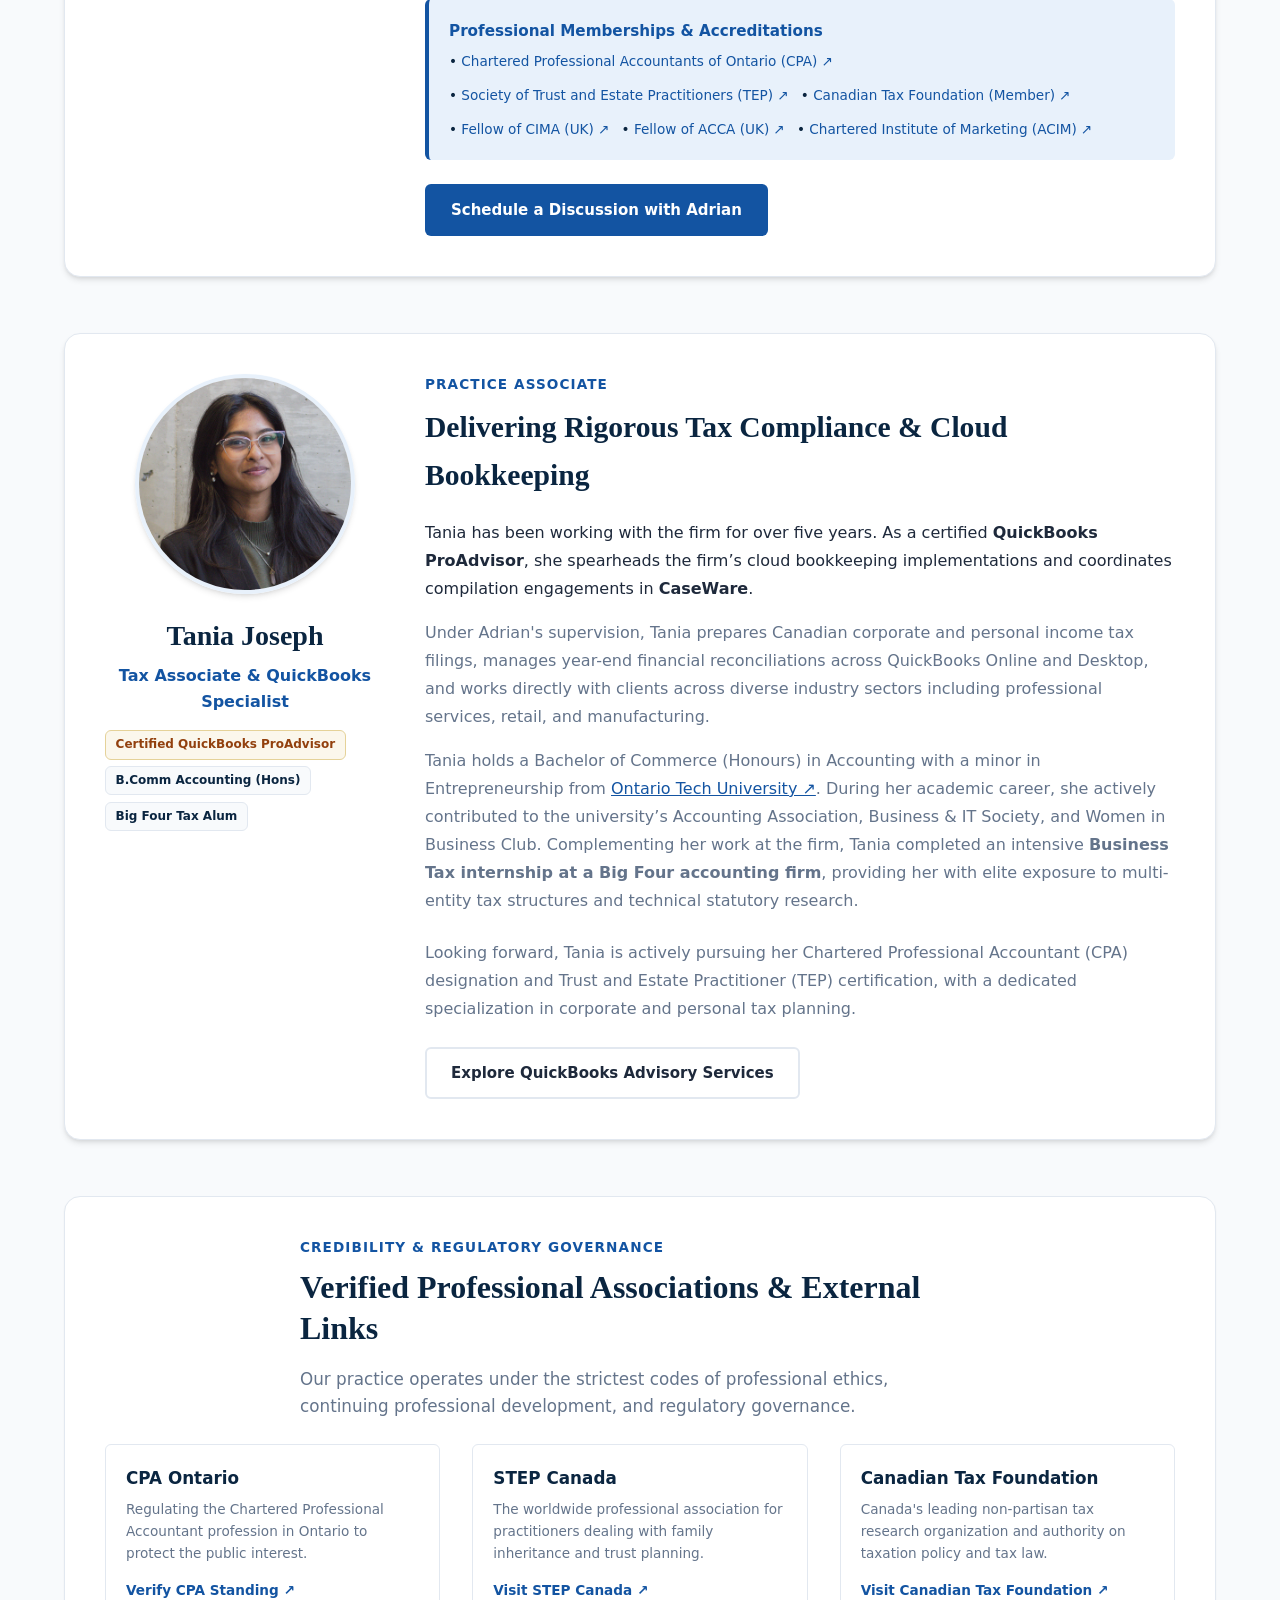
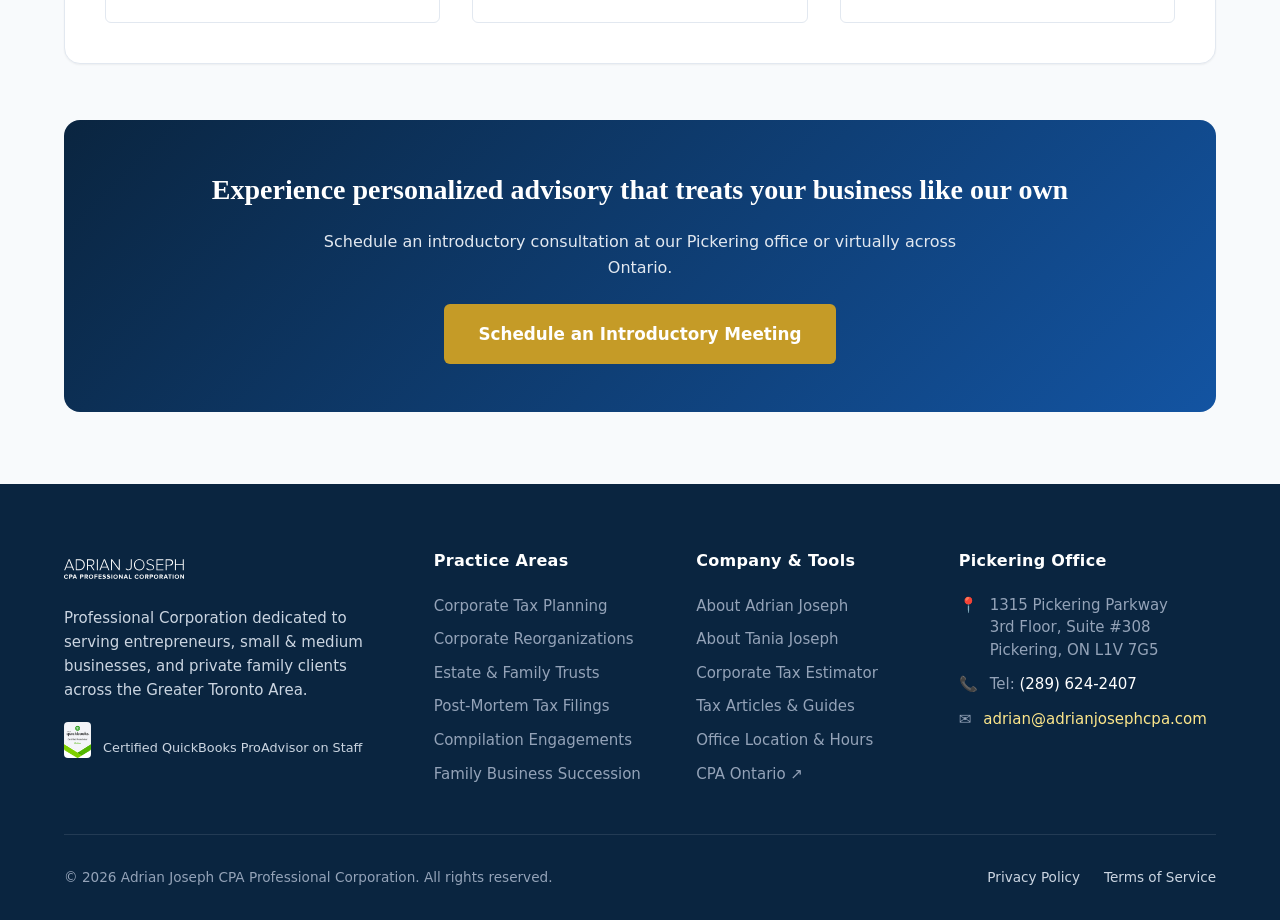
<file: about.html>
<!DOCTYPE html>
<html lang="en-CA">
<head>
  <meta charset="UTF-8">
  <meta name="viewport" content="width=device-width, initial-scale=1.0">
  <title>About Our Leadership | Adrian Joseph CPA, TEP & Tania Joseph | Pickering & GTA</title>
  <meta name="description" content="Meet Adrian Joseph, CPA, TEP, FCMA, FCCA and Tania Joseph, QuickBooks ProAdvisor. Learn about our Big Four pedigree, Steam Whistle finance leadership, and client-first values.">
  <link rel="stylesheet" href="assets/css/style.css">
  <link rel="icon" type="image/svg+xml" href="assets/images/logo.svg">
  <link rel="canonical" href="https://adrianjosephcpa.com/about.html">

  <!-- Open Graph -->
  <meta property="og:type" content="profile">
  <meta property="og:url" content="https://adrianjosephcpa.com/about.html">
  <meta property="og:title" content="About Leadership | Adrian Joseph CPA, TEP & Tania Joseph">
  <meta property="og:description" content="Meet Adrian Joseph, CPA, TEP and Tania Joseph, QuickBooks ProAdvisor. Big Four pedigree, Steam Whistle finance leadership, and client-first values.">
  <meta property="og:image" content="https://adrianjosephcpa.com/assets/images/adrian-joseph.jpg">
  <meta property="og:site_name" content="Adrian Joseph CPA Professional Corporation">

  <!-- Twitter Card -->
  <meta name="twitter:card" content="summary_large_image">
  <meta name="twitter:title" content="About Leadership | Adrian Joseph CPA, TEP">
  <meta name="twitter:description" content="Meet Adrian Joseph, CPA, TEP and Tania Joseph. Big Four pedigree, Steam Whistle finance leadership, and client-first values.">
  <meta name="twitter:image" content="https://adrianjosephcpa.com/assets/images/adrian-joseph.jpg">

  <!-- AEO & Schema.org JSON-LD -->
  <script type="application/ld+json">
  {
    "@context": "https://schema.org",
    "@graph": [
      {
        "@type": "ProfilePage",
        "@id": "https://adrianjosephcpa.com/about.html",
        "name": "About Our Leadership | Adrian Joseph CPA",
        "url": "https://adrianjosephcpa.com/about.html",
        "mainEntity": {
          "@type": "Person",
          "@id": "https://adrianjosephcpa.com/about.html#adrian-joseph",
          "name": "Adrian Joseph",
          "jobTitle": "Managing Principal & Chartered Professional Accountant",
          "honorificSuffix": ["CPA", "TEP", "FCMA", "FCCA", "ACIM"],
          "image": "https://adrianjosephcpa.com/assets/images/adrian-joseph.jpg",
          "description": "Chartered Professional Accountant and Trust and Estate Practitioner with 25+ years experience advising entrepreneurs, former head of corporate finance at Steam Whistle Brewing, and 2nd in the world CIMA aggregate exam graduate.",
          "knowsAbout": ["Canadian Corporate Taxation", "Section 85 Rollovers", "Estate Freezes", "Family Trusts", "TOSI Compliance", "Business Succession"],
          "memberOf": [
            {"@type": "Organization", "name": "CPA Ontario", "url": "https://www.cpaontario.ca/"},
            {"@type": "Organization", "name": "STEP Canada", "url": "https://www.step.ca/"},
            {"@type": "Organization", "name": "Canadian Tax Foundation", "url": "https://www.ctf.ca/"}
          ]
        }
      },
      {
        "@type": "Person",
        "@id": "https://adrianjosephcpa.com/about.html#tania-joseph",
        "name": "Tania Joseph",
        "jobTitle": "Tax Associate & Certified QuickBooks ProAdvisor",
        "image": "https://adrianjosephcpa.com/assets/images/tania-joseph.jpg",
        "alumniOf": "Ontario Tech University (B.Comm Accounting Hons), Big Four Tax Internship",
        "knowsAbout": ["QuickBooks Online", "QuickBooks Desktop", "CaseWare Compilation", "Corporate Tax Filings", "Bookkeeping Reconciliations"]
      },
      {
        "@type": "BreadcrumbList",
        "itemListElement": [
          {
            "@type": "ListItem",
            "position": 1,
            "name": "Home",
            "item": "https://adrianjosephcpa.com/"
          },
          {
            "@type": "ListItem",
            "position": 2,
            "name": "About Leadership",
            "item": "https://adrianjosephcpa.com/about.html"
          }
        ]
      }
    ]
  }
  </script>
</head>
<body>

  <!-- Top Announcement Bar -->
  <div class="top-bar">
    <div class="container">
      <div class="top-bar-links">
        <span>📍 1315 Pickering Parkway, Suite 308, Pickering, ON</span>
        <span>•</span>
        <a href="tel:2896242407">📞 (289) 624-2407</a>
        <span>•</span>
        <a href="mailto:adrian@adrianjosephcpa.com">✉️ adrian@adrianjosephcpa.com</a>
      </div>
      <div>
        <span class="top-bar-badge">25+ Years Experience • Global Distinction</span>
      </div>
    </div>
  </div>

  <!-- Main Site Header -->
  <header class="site-header">
    <div class="container nav-wrapper">
      <a href="index.html" class="site-logo" aria-label="Adrian Joseph CPA Home">
        <img src="assets/images/logo.svg" alt="Adrian Joseph CPA Professional Corporation">
      </a>

      <button class="mobile-nav-toggle" aria-label="Toggle Navigation Menu" aria-expanded="false">
        <svg width="24" height="24" viewBox="0 0 24 24" fill="none" stroke="currentColor" stroke-width="2">
          <line x1="3" y1="12" x2="21" y2="12"></line>
          <line x1="3" y1="6" x2="21" y2="6"></line>
          <line x1="3" y1="18" x2="21" y2="18"></line>
        </svg>
      </button>

      <nav class="main-nav" aria-label="Primary Site Navigation">
        <ul class="nav-links">
          <li><a href="index.html" class="nav-link">Home</a></li>
          <li class="nav-dropdown">
            <a href="services/taxation.html" class="nav-link">Practice Areas ▾</a>
            <ul class="dropdown-menu">
              <li class="dropdown-item">
                <a href="services/taxation.html">
                  <strong>Corporate & Personal Taxation</strong>
                  <span class="desc">CCPC planning, corporate reorgs & TOSI compliance</span>
                </a>
              </li>
              <li class="dropdown-item">
                <a href="services/estate-and-trust.html">
                  <strong>Estate & Trust Planning</strong>
                  <span class="desc">Family trusts, will tax reviews & post-mortem filings</span>
                </a>
              </li>
              <li class="dropdown-item">
                <a href="services/accounting-advisory.html">
                  <strong>Accounting & Business Advisory</strong>
                  <span class="desc">Compilation engagements, QuickBooks & succession planning</span>
                </a>
              </li>
            </ul>
          </li>
          <li><a href="about.html" class="nav-link active">About Leadership</a></li>
          <li><a href="tools/tax-calculator.html" class="nav-link">Tax Tools</a></li>
          <li><a href="insights.html" class="nav-link">Tax Insights</a></li>
          <li><a href="contact.html" class="nav-link">Contact</a></li>
        </ul>
        <a href="contact.html" class="btn btn-primary btn-sm">Schedule Consultation</a>
      </nav>
    </div>
  </header>

  <main id="main-content">

    <!-- Page Header Banner -->
    <section class="page-header">
      <div class="container">
        <div class="breadcrumbs">
          <a href="index.html">Home</a>
          <span>/</span>
          <span>About Us</span>
        </div>
        <h1 class="page-title">Experience, Expertise & Character</h1>
        <p class="page-lead">
          Combining Big Four discipline, commercial growth experience, and global tax qualifications to deliver unparalleled advisory for GTA business leaders and private families.
        </p>
      </div>
    </section>

    <!-- Adrian Joseph Bio Section -->
    <section class="section">
      <div class="container">
        
        <div class="profile-card" id="adrian" style="margin-bottom: 3.5rem;">
          <div class="profile-img-col">
            <img src="assets/images/adrian-joseph.jpg" alt="Adrian Joseph, CPA, TEP" class="profile-img">
            <h2 class="profile-name">Adrian Joseph</h2>
            <div class="profile-title">Founder & Managing Principal</div>
            <div class="credential-pills">
              <span class="cred-pill highlight">CPA (Ontario)</span>
              <span class="cred-pill highlight">TEP (STEP Canada)</span>
              <span class="cred-pill">FCMA (UK)</span>
              <span class="cred-pill">FCCA (UK)</span>
              <span class="cred-pill">ACIM (Marketing)</span>
            </div>
            <div style="margin-top: 1.5rem; text-align: left; background: var(--color-bg-page); padding: 1rem; border-radius: var(--radius-sm); border: 1px solid var(--color-border);">
              <div style="font-size: 0.8rem; font-weight: 700; color: var(--color-secondary); margin-bottom: 0.25rem;">KEY HIGHLIGHTS:</div>
              <ul style="font-size: 0.8rem; color: var(--color-text-muted); list-style-position: inside; line-height: 1.5;">
                <li>25+ Years Experience</li>
                <li>Former Finance Lead, Steam Whistle Brewing</li>
                <li>2nd Globally in CIMA Stage 2 (5,798 Candidates)</li>
                <li>Big Four Management Consulting Alum</li>
              </ul>
            </div>
          </div>

          <div>
            <span class="section-tag">Executive Profile</span>
            <h3 style="font-family: var(--font-serif); font-size: 1.85rem; color: var(--color-secondary); margin-bottom: 1.25rem;">
              A Trusted Advisor to Canadian Entrepreneurs & Private Families
            </h3>
            <p style="color: var(--color-text-main); margin-bottom: 1rem; line-height: 1.75;">
              Having over <strong>25 years of experience</strong> working alongside Canadian entrepreneurs, Adrian Joseph is highly referred by clients who value his warm demeanor and uncompromising depth of expertise in small & medium-size business tax and financial structuring.
            </p>
            <p style="color: var(--color-text-muted); margin-bottom: 1rem; line-height: 1.75;">
              Adrian started his professional career in the management consulting division of a <strong>Big Four accounting firm</strong>. He later transitioned into the Canadian craft beer sector, playing a pivotal role in the expansion and financial stewardship of <a href="https://steamwhistle.ca/" target="_blank" rel="noopener" style="text-decoration: underline; font-weight: 600;">Steam Whistle Brewing ↗</a>, overseeing its corporate finance function for many years before establishing his independent practice.
            </p>
            <p style="color: var(--color-text-muted); margin-bottom: 1rem; line-height: 1.75;">
              Early in his career, Adrian recognized the critical synergy between finance and commercial strategy, completing the <strong>Chartered Institute of Marketing (UK)</strong> examinations (ACIM). This rare dual qualification in marketing and accounting enables him to look beyond dry spreadsheets and understand the true entrepreneurial drivers of enterprise value.
            </p>
            <p style="color: var(--color-text-muted); margin-bottom: 1.5rem; line-height: 1.75;">
              In developing his specialized taxation capabilities, Adrian completed <a href="https://www.cpacanada.ca/" target="_blank" rel="noopener" style="text-decoration: underline;">CPA Canada’s In-depth Income Tax Program ↗</a> and earned full membership as a <strong>Trust and Estate Practitioner (TEP)</strong> with the prestigious Canadian branch of <a href="https://www.step.ca/" target="_blank" rel="noopener" style="text-decoration: underline; font-weight: 600;">STEP (Society of Trust and Estate Practitioners) ↗</a>.
            </p>

            <h4 style="font-size: 1.15rem; color: var(--color-secondary); margin-bottom: 0.75rem;">Global Examination Distinction</h4>
            <p style="color: var(--color-text-muted); margin-bottom: 1.5rem; line-height: 1.75;">
              Before immigrating to Canada, Adrian completed the grueling accounting credentials of both the Chartered Institute of Management Accountants (<a href="https://www.aicpa-cima.com/" target="_blank" rel="noopener">CIMA ↗</a>) and the Association of Chartered Certified Accountants (<a href="https://www.accaglobal.com/" target="_blank" rel="noopener">ACCA ↗</a>), holding Fellow status (FCMA and FCCA) in both bodies. In the worldwide Stage 2 CIMA examinations of November 1996, Adrian achieved the <strong>second highest aggregate globally amongst 5,798 international candidates</strong>.
            </p>

            <h4 style="font-size: 1.15rem; color: var(--color-secondary); margin-bottom: 0.75rem;">Work Ethic & Personal Life</h4>
            <p style="color: var(--color-text-muted); margin-bottom: 1.5rem; line-height: 1.75;">
              Adrian is married and has three children. An early riser by discipline, he typically begins his workday around <strong>4:00 AM</strong>, capitalizing on the early quiet hours to conduct rigorous tax planning and case law review before client meetings begin. Outside the office, he enjoys morning gym workouts, watching international cricket, and spending August on extended road trips exploring North America with his family.
            </p>

            <div style="background-color: var(--color-primary-light); border-left: 4px solid var(--color-primary); padding: 1.25rem; border-radius: var(--radius-sm); margin-bottom: 1.5rem;">
              <h5 style="color: var(--color-primary); font-size: 0.95rem; margin-bottom: 0.25rem;">Professional Memberships & Accreditations</h5>
              <div style="display: flex; flex-wrap: wrap; gap: 0.75rem; font-size: 0.85rem; color: var(--color-secondary); margin-top: 0.5rem;">
                <span>• <a href="https://www.cpaontario.ca/" target="_blank" rel="noopener">Chartered Professional Accountants of Ontario (CPA) ↗</a></span>
                <span>• <a href="https://www.step.ca/" target="_blank" rel="noopener">Society of Trust and Estate Practitioners (TEP) ↗</a></span>
                <span>• <a href="https://www.ctf.ca/" target="_blank" rel="noopener">Canadian Tax Foundation (Member) ↗</a></span>
                <span>• <a href="https://www.aicpa-cima.com/" target="_blank" rel="noopener">Fellow of CIMA (UK) ↗</a></span>
                <span>• <a href="https://www.accaglobal.com/" target="_blank" rel="noopener">Fellow of ACCA (UK) ↗</a></span>
                <span>• <a href="https://www.cim.co.uk/" target="_blank" rel="noopener">Chartered Institute of Marketing (ACIM) ↗</a></span>
              </div>
            </div>

            <a href="contact.html" class="btn btn-primary">Schedule a Discussion with Adrian</a>
          </div>
        </div>

        <!-- Tania Joseph Bio Section -->
        <div class="profile-card" id="tania" style="margin-bottom: 3.5rem;">
          <div class="profile-img-col">
            <img src="assets/images/tania-joseph.jpg" alt="Tania Joseph, QuickBooks ProAdvisor" class="profile-img">
            <h2 class="profile-name">Tania Joseph</h2>
            <div class="profile-title">Tax Associate & QuickBooks Specialist</div>
            <div class="credential-pills">
              <span class="cred-pill highlight">Certified QuickBooks ProAdvisor</span>
              <span class="cred-pill">B.Comm Accounting (Hons)</span>
              <span class="cred-pill">Big Four Tax Alum</span>
            </div>
          </div>

          <div>
            <span class="section-tag">Practice Associate</span>
            <h3 style="font-family: var(--font-serif); font-size: 1.85rem; color: var(--color-secondary); margin-bottom: 1.25rem;">
              Delivering Rigorous Tax Compliance & Cloud Bookkeeping
            </h3>
            <p style="color: var(--color-text-main); margin-bottom: 1rem; line-height: 1.75;">
              Tania has been working with the firm for over five years. As a certified <strong>QuickBooks ProAdvisor</strong>, she spearheads the firm’s cloud bookkeeping implementations and coordinates compilation engagements in <strong>CaseWare</strong>.
            </p>
            <p style="color: var(--color-text-muted); margin-bottom: 1rem; line-height: 1.75;">
              Under Adrian's supervision, Tania prepares Canadian corporate and personal income tax filings, manages year-end financial reconciliations across QuickBooks Online and Desktop, and works directly with clients across diverse industry sectors including professional services, retail, and manufacturing.
            </p>
            <p style="color: var(--color-text-muted); margin-bottom: 1.5rem; line-height: 1.75;">
              Tania holds a Bachelor of Commerce (Honours) in Accounting with a minor in Entrepreneurship from <a href="https://ontariotechu.ca/" target="_blank" rel="noopener" style="text-decoration: underline;">Ontario Tech University ↗</a>. During her academic career, she actively contributed to the university’s Accounting Association, Business & IT Society, and Women in Business Club. Complementing her work at the firm, Tania completed an intensive <strong>Business Tax internship at a Big Four accounting firm</strong>, providing her with elite exposure to multi-entity tax structures and technical statutory research.
            </p>
            <p style="color: var(--color-text-muted); margin-bottom: 1.5rem; line-height: 1.75;">
              Looking forward, Tania is actively pursuing her Chartered Professional Accountant (CPA) designation and Trust and Estate Practitioner (TEP) certification, with a dedicated specialization in corporate and personal tax planning.
            </p>
            <a href="services/accounting-advisory.html" class="btn btn-outline">Explore QuickBooks Advisory Services</a>
          </div>
        </div>

        <!-- Verified Professional External Links Panel -->
        <div style="background-color: #ffffff; border: 1px solid var(--color-border); border-radius: var(--radius-lg); padding: 2.5rem; box-shadow: var(--shadow-sm); margin-bottom: 3.5rem;">
          <div class="section-header" style="text-align: left; margin-bottom: 1.5rem;">
            <span class="section-tag">Credibility & Regulatory Governance</span>
            <h3 class="section-title">Verified Professional Associations & External Links</h3>
            <p class="section-desc">Our practice operates under the strictest codes of professional ethics, continuing professional development, and regulatory governance.</p>
          </div>

          <div class="grid-3">
            <div style="border: 1px solid var(--color-border); padding: 1.25rem; border-radius: var(--radius-sm);">
              <h4 style="font-size: 1.05rem; color: var(--color-secondary); margin-bottom: 0.5rem;">CPA Ontario</h4>
              <p style="font-size: 0.85rem; color: var(--color-text-muted); margin-bottom: 0.75rem;">Regulating the Chartered Professional Accountant profession in Ontario to protect the public interest.</p>
              <a href="https://www.cpaontario.ca/" target="_blank" rel="noopener" style="font-weight: 600; font-size: 0.85rem;">Verify CPA Standing ↗</a>
            </div>

            <div style="border: 1px solid var(--color-border); padding: 1.25rem; border-radius: var(--radius-sm);">
              <h4 style="font-size: 1.05rem; color: var(--color-secondary); margin-bottom: 0.5rem;">STEP Canada</h4>
              <p style="font-size: 0.85rem; color: var(--color-text-muted); margin-bottom: 0.75rem;">The worldwide professional association for practitioners dealing with family inheritance and trust planning.</p>
              <a href="https://www.step.ca/" target="_blank" rel="noopener" style="font-weight: 600; font-size: 0.85rem;">Visit STEP Canada ↗</a>
            </div>

            <div style="border: 1px solid var(--color-border); padding: 1.25rem; border-radius: var(--radius-sm);">
              <h4 style="font-size: 1.05rem; color: var(--color-secondary); margin-bottom: 0.5rem;">Canadian Tax Foundation</h4>
              <p style="font-size: 0.85rem; color: var(--color-text-muted); margin-bottom: 0.75rem;">Canada's leading non-partisan tax research organization and authority on taxation policy and tax law.</p>
              <a href="https://www.ctf.ca/" target="_blank" rel="noopener" style="font-weight: 600; font-size: 0.85rem;">Visit Canadian Tax Foundation ↗</a>
            </div>
          </div>
        </div>

        <!-- Consultation Banner -->
        <div style="background: linear-gradient(135deg, var(--color-secondary) 0%, #1354A2 100%); color: #ffffff; border-radius: var(--radius-lg); padding: 3rem; text-align: center;">
          <h3 style="font-family: var(--font-serif); font-size: 1.75rem; margin-bottom: 1rem; color: #ffffff;">Experience personalized advisory that treats your business like our own</h3>
          <p style="color: #e2e8f0; max-width: 650px; margin: 0 auto 1.5rem;">
            Schedule an introductory consultation at our Pickering office or virtually across Ontario.
          </p>
          <a href="contact.html" class="btn btn-accent btn-lg">Schedule an Introductory Meeting</a>
        </div>
      </div>
    </section>

  </main>

  <!-- Global Footer -->
  <footer class="site-footer">
    <div class="container">
      <div class="footer-grid">
        <div class="footer-brand">
          <img src="assets/images/logo-white.svg" alt="Adrian Joseph CPA">
          <p>
            Professional Corporation dedicated to serving entrepreneurs, small & medium businesses, and private family clients across the Greater Toronto Area.
          </p>
          <div style="display: flex; gap: 0.75rem; align-items: center; margin-top: 1rem;">
            <img src="assets/images/quickbooks-proadvisor.jpg" alt="QuickBooks ProAdvisor" style="height: 36px; border-radius: 4px;">
            <span style="font-size: 0.8rem; color: #cbd5e1;">Certified QuickBooks ProAdvisor on Staff</span>
          </div>
        </div>

        <div>
          <h4 class="footer-heading">Practice Areas</h4>
          <ul class="footer-links">
            <li><a href="services/taxation.html">Corporate Tax Planning</a></li>
            <li><a href="services/taxation.html#reorgs">Corporate Reorganizations</a></li>
            <li><a href="services/estate-and-trust.html">Estate & Family Trusts</a></li>
            <li><a href="services/estate-and-trust.html#post-mortem">Post-Mortem Tax Filings</a></li>
            <li><a href="services/accounting-advisory.html">Compilation Engagements</a></li>
            <li><a href="services/accounting-advisory.html#succession">Family Business Succession</a></li>
          </ul>
        </div>

        <div>
          <h4 class="footer-heading">Company & Tools</h4>
          <ul class="footer-links">
            <li><a href="about.html">About Adrian Joseph</a></li>
            <li><a href="about.html#tania">About Tania Joseph</a></li>
            <li><a href="tools/tax-calculator.html">Corporate Tax Estimator</a></li>
            <li><a href="insights.html">Tax Articles & Guides</a></li>
            <li><a href="contact.html">Office Location & Hours</a></li>
            <li><a href="https://www.cpaontario.ca/" target="_blank" rel="noopener">CPA Ontario ↗</a></li>
          </ul>
        </div>

        <div>
          <h4 class="footer-heading">Pickering Office</h4>
          <div class="footer-contact-item">
            <span>📍</span>
            <span>
              1315 Pickering Parkway<br>
              3rd Floor, Suite #308<br>
              Pickering, ON L1V 7G5
            </span>
          </div>
          <div class="footer-contact-item">
            <span>📞</span>
            <span>Tel: <a href="tel:2896242407" style="color: #ffffff;">(289) 624-2407</a></span>
          </div>
          <div class="footer-contact-item">
            <span>✉️</span>
            <span><a href="mailto:adrian@adrianjosephcpa.com" style="color: #fde68a;">adrian@adrianjosephcpa.com</a></span>
          </div>
        </div>
      </div>

      <div class="footer-bottom">
        <div>© 2026 Adrian Joseph CPA Professional Corporation. All rights reserved.</div>
        <div style="display: flex; gap: 1.5rem;">
          <a href="contact.html">Privacy Policy</a>
          <a href="contact.html">Terms of Service</a>
        </div>
      </div>
    </div>
  </footer>

  <script src="assets/js/main.js"></script>
</body>
</html>
</file>
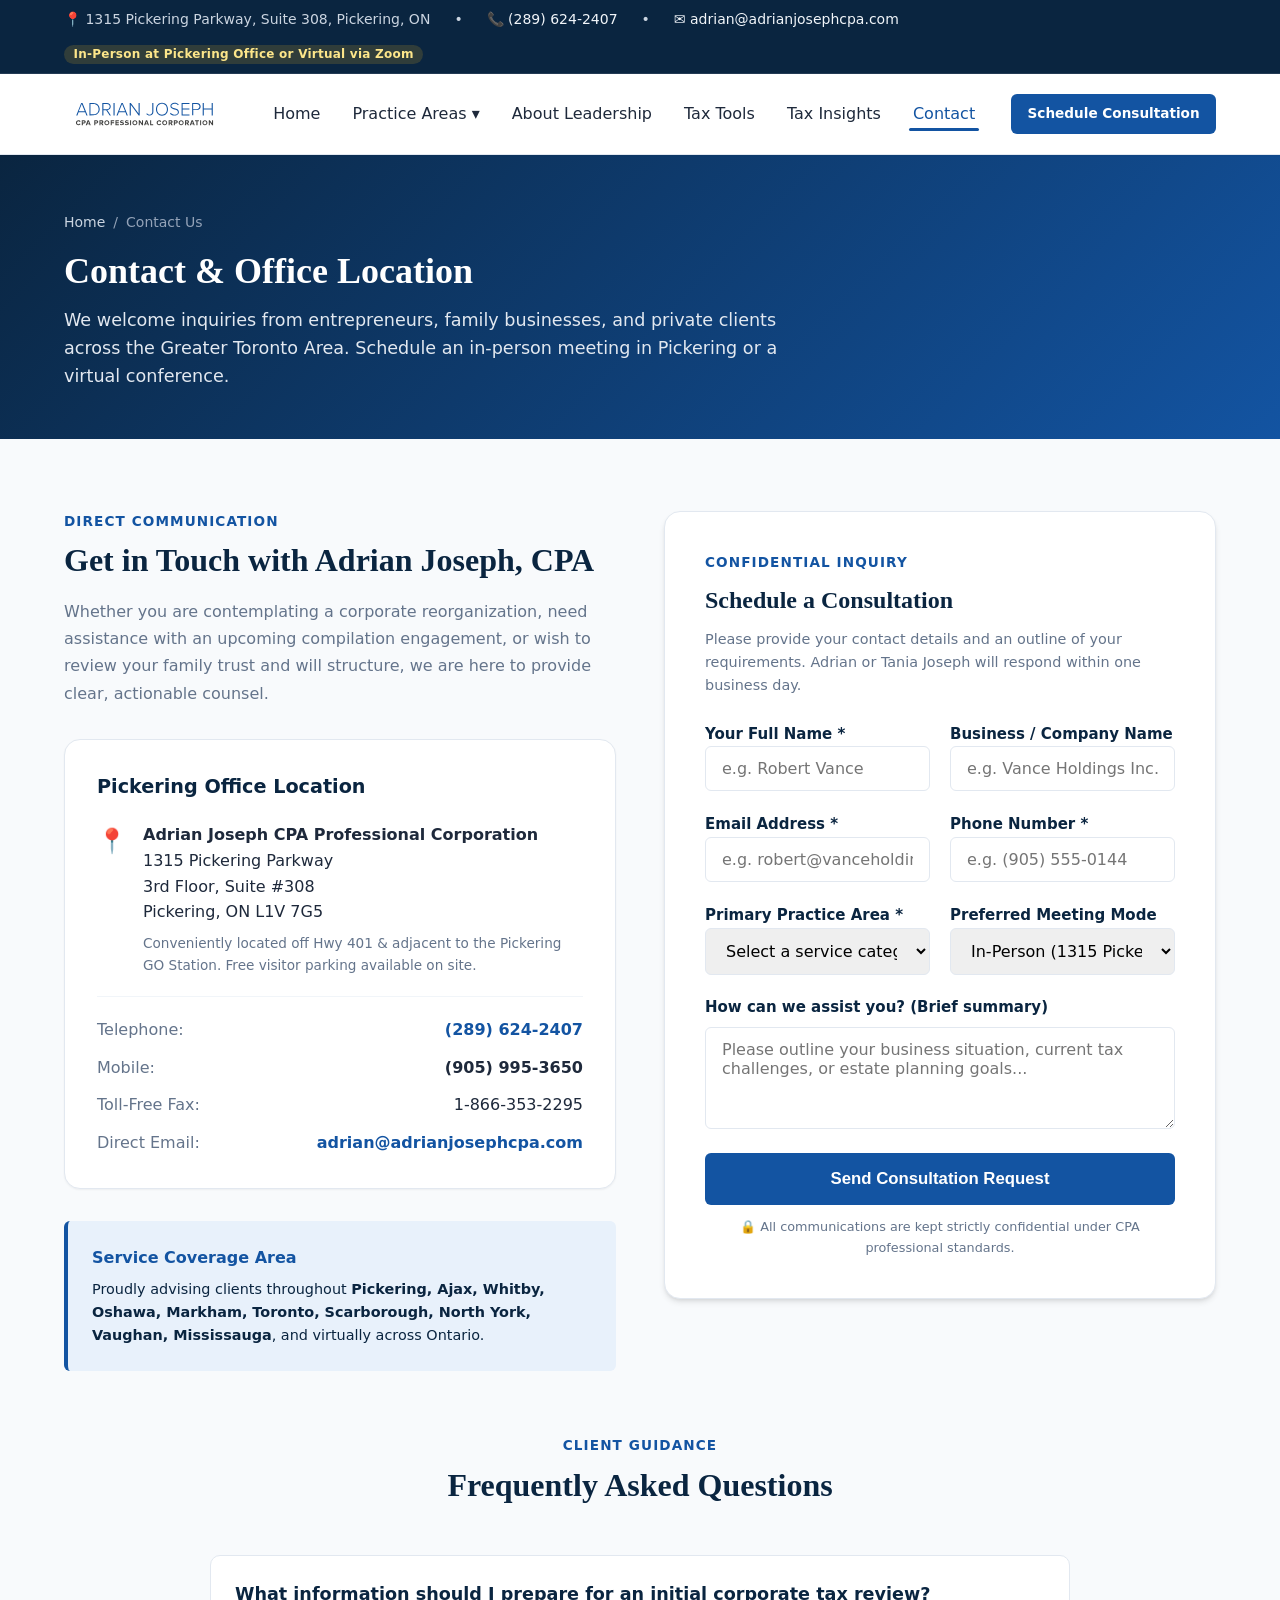
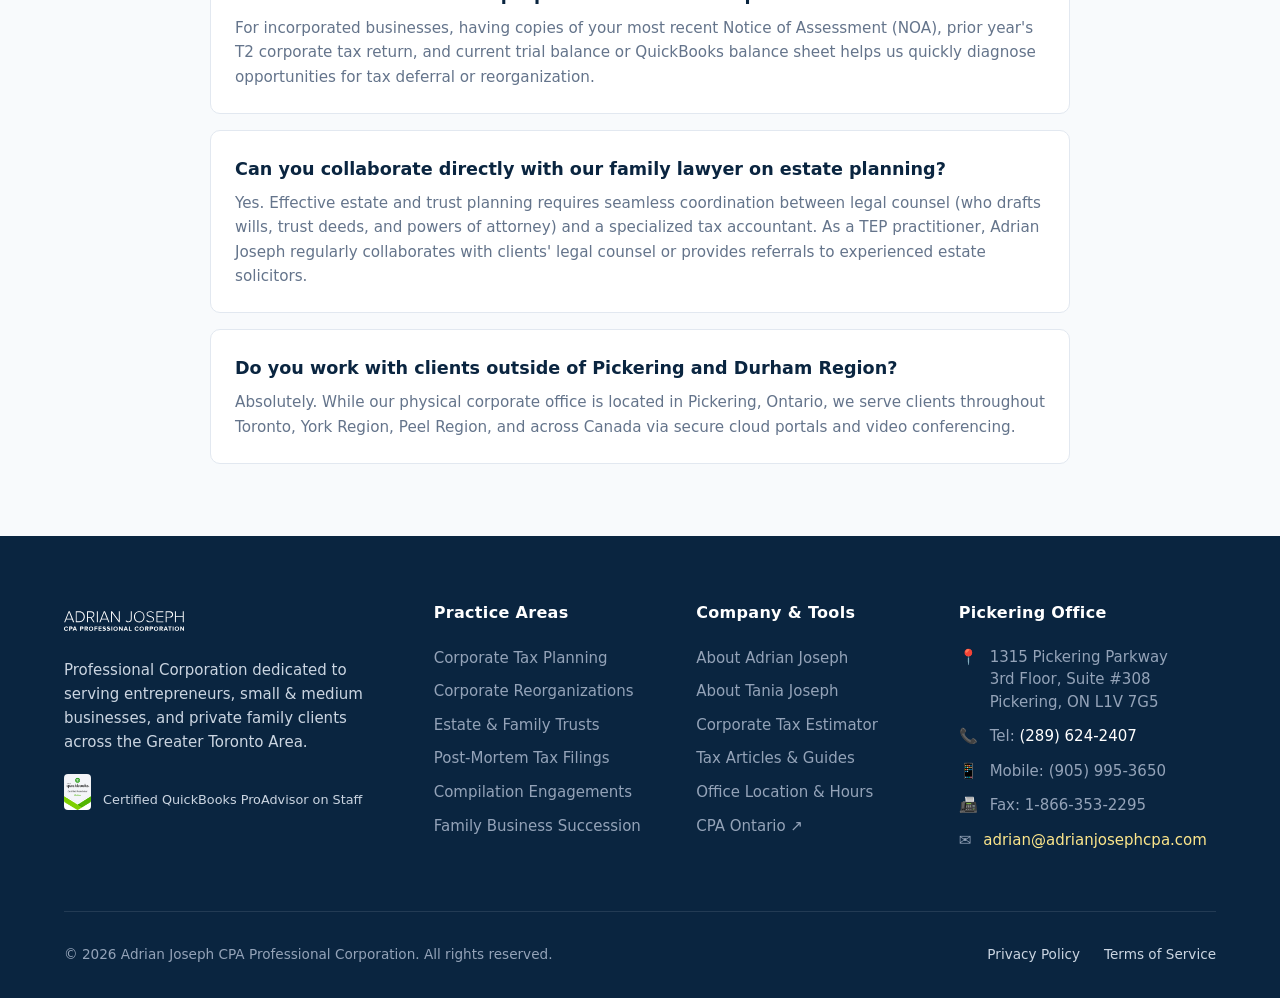
<file: contact.html>
<!DOCTYPE html>
<html lang="en-CA">
<head>
  <meta charset="UTF-8">
  <meta name="viewport" content="width=device-width, initial-scale=1.0">
  <title>Contact & Pickering Office Location | Adrian Joseph CPA | Pickering & GTA</title>
  <meta name="description" content="Connect with Adrian Joseph CPA in Pickering, Ontario. Schedule a confidential consultation for corporate taxation, family trusts, or business advisory.">
  <link rel="stylesheet" href="assets/css/style.css">
  <link rel="icon" type="image/svg+xml" href="assets/images/logo.svg">
  <link rel="canonical" href="https://adrianjosephcpa.com/contact.html">

  <!-- Open Graph -->
  <meta property="og:type" content="website">
  <meta property="og:url" content="https://adrianjosephcpa.com/contact.html">
  <meta property="og:title" content="Contact & Pickering Office Location | Adrian Joseph CPA">
  <meta property="og:description" content="Connect with Adrian Joseph CPA in Pickering, Ontario. Schedule a confidential consultation for corporate taxation, family trusts, or business advisory.">
  <meta property="og:image" content="https://adrianjosephcpa.com/assets/images/logo.svg">
  <meta property="og:site_name" content="Adrian Joseph CPA Professional Corporation">

  <!-- Twitter Card -->
  <meta name="twitter:card" content="summary">
  <meta name="twitter:title" content="Contact & Pickering Office | Adrian Joseph CPA">
  <meta name="twitter:description" content="Schedule a confidential consultation for corporate tax, family trusts, or business accounting in Pickering and GTA.">
  <meta name="twitter:image" content="https://adrianjosephcpa.com/assets/images/logo.svg">

  <!-- AEO & Schema.org JSON-LD -->
  <script type="application/ld+json">
  {
    "@context": "https://schema.org",
    "@graph": [
      {
        "@type": "ContactPage",
        "@id": "https://adrianjosephcpa.com/contact.html",
        "name": "Contact Adrian Joseph CPA Professional Corporation",
        "url": "https://adrianjosephcpa.com/contact.html",
        "mainEntity": {
          "@type": "AccountingService",
          "name": "Adrian Joseph CPA Professional Corporation",
          "telephone": "+1-289-624-2407",
          "faxNumber": "+1-866-353-2295",
          "email": "adrian@adrianjosephcpa.com",
          "address": {
            "@type": "PostalAddress",
            "streetAddress": "1315 Pickering Parkway, 3rd Floor, Suite #308",
            "addressLocality": "Pickering",
            "addressRegion": "ON",
            "postalCode": "L1V 7G5",
            "addressCountry": "CA"
          },
          "geo": {
            "@type": "GeoCoordinates",
            "latitude": "43.8344",
            "longitude": "-79.0863"
          }
        }
      },
      {
        "@type": "BreadcrumbList",
        "itemListElement": [
          {
            "@type": "ListItem",
            "position": 1,
            "name": "Home",
            "item": "https://adrianjosephcpa.com/"
          },
          {
            "@type": "ListItem",
            "position": 2,
            "name": "Contact",
            "item": "https://adrianjosephcpa.com/contact.html"
          }
        ]
      },
      {
        "@type": "FAQPage",
        "mainEntity": [
          {
            "@type": "Question",
            "name": "Where is the Adrian Joseph CPA office located?",
            "acceptedAnswer": {
              "@type": "Answer",
              "text": "Our office is located at 1315 Pickering Parkway, 3rd Floor, Suite #308, Pickering, ON L1V 7G5, directly off Highway 401 across from the Pickering Town Centre and adjacent to the Pickering GO Station with ample free parking."
            }
          },
          {
            "@type": "Question",
            "name": "What information should I prepare for an initial tax review?",
            "acceptedAnswer": {
              "@type": "Answer",
              "text": "For incorporated businesses, having copies of your most recent Notice of Assessment (NOA), prior year's T2 corporate tax return, and current trial balance or QuickBooks balance sheet helps us quickly diagnose tax deferral and restructuring opportunities."
            }
          },
          {
            "@type": "Question",
            "name": "Do you work with clients outside of Pickering and Durham Region?",
            "acceptedAnswer": {
              "@type": "Answer",
              "text": "Yes. While our physical corporate office is located in Pickering, Ontario, we advise clients across Toronto, York Region, Peel Region, and Canada via secure cloud portals and virtual video conferences."
            }
          }
        ]
      }
    ]
  }
  </script>
</head>
<body>

  <!-- Top Announcement Bar -->
  <div class="top-bar">
    <div class="container">
      <div class="top-bar-links">
        <span>📍 1315 Pickering Parkway, Suite 308, Pickering, ON</span>
        <span>•</span>
        <a href="tel:2896242407">📞 (289) 624-2407</a>
        <span>•</span>
        <a href="mailto:adrian@adrianjosephcpa.com">✉️ adrian@adrianjosephcpa.com</a>
      </div>
      <div>
        <span class="top-bar-badge">In-Person at Pickering Office or Virtual via Zoom</span>
      </div>
    </div>
  </div>

  <!-- Main Site Header -->
  <header class="site-header">
    <div class="container nav-wrapper">
      <a href="index.html" class="site-logo" aria-label="Adrian Joseph CPA Home">
        <img src="assets/images/logo.svg" alt="Adrian Joseph CPA Professional Corporation">
      </a>

      <button class="mobile-nav-toggle" aria-label="Toggle Navigation Menu" aria-expanded="false">
        <svg width="24" height="24" viewBox="0 0 24 24" fill="none" stroke="currentColor" stroke-width="2">
          <line x1="3" y1="12" x2="21" y2="12"></line>
          <line x1="3" y1="6" x2="21" y2="6"></line>
          <line x1="3" y1="18" x2="21" y2="18"></line>
        </svg>
      </button>

      <nav class="main-nav" aria-label="Primary Site Navigation">
        <ul class="nav-links">
          <li><a href="index.html" class="nav-link">Home</a></li>
          <li class="nav-dropdown">
            <a href="services/taxation.html" class="nav-link">Practice Areas ▾</a>
            <ul class="dropdown-menu">
              <li class="dropdown-item">
                <a href="services/taxation.html">
                  <strong>Corporate & Personal Taxation</strong>
                  <span class="desc">CCPC planning, corporate reorgs & TOSI compliance</span>
                </a>
              </li>
              <li class="dropdown-item">
                <a href="services/estate-and-trust.html">
                  <strong>Estate & Trust Planning</strong>
                  <span class="desc">Family trusts, will tax reviews & post-mortem filings</span>
                </a>
              </li>
              <li class="dropdown-item">
                <a href="services/accounting-advisory.html">
                  <strong>Accounting & Business Advisory</strong>
                  <span class="desc">Compilation engagements, QuickBooks & succession planning</span>
                </a>
              </li>
            </ul>
          </li>
          <li><a href="about.html" class="nav-link">About Leadership</a></li>
          <li><a href="tools/tax-calculator.html" class="nav-link">Tax Tools</a></li>
          <li><a href="insights.html" class="nav-link">Tax Insights</a></li>
          <li><a href="contact.html" class="nav-link active">Contact</a></li>
        </ul>
        <a href="contact.html" class="btn btn-primary btn-sm">Schedule Consultation</a>
      </nav>
    </div>
  </header>

  <main id="main-content">

    <!-- Page Header Banner -->
    <section class="page-header">
      <div class="container">
        <div class="breadcrumbs">
          <a href="index.html">Home</a>
          <span>/</span>
          <span>Contact Us</span>
        </div>
        <h1 class="page-title">Contact & Office Location</h1>
        <p class="page-lead">
          We welcome inquiries from entrepreneurs, family businesses, and private clients across the Greater Toronto Area. Schedule an in-person meeting in Pickering or a virtual conference.
        </p>
      </div>
    </section>

    <!-- Main Contact Section -->
    <section class="section">
      <div class="container">
        <div class="grid-2" style="align-items: flex-start; gap: 3rem; margin-bottom: 4rem;">
          
          <!-- Contact Details Column -->
          <div>
            <span class="section-tag">Direct Communication</span>
            <h2 class="section-title">Get in Touch with Adrian Joseph, CPA</h2>
            <p style="color: var(--color-text-muted); margin-bottom: 2rem; line-height: 1.7;">
              Whether you are contemplating a corporate reorganization, need assistance with an upcoming compilation engagement, or wish to review your family trust and will structure, we are here to provide clear, actionable counsel.
            </p>

            <div style="background-color: #ffffff; border: 1px solid var(--color-border); border-radius: var(--radius-lg); padding: 2rem; box-shadow: var(--shadow-sm); margin-bottom: 2rem;">
              <h3 style="font-size: 1.2rem; color: var(--color-secondary); margin-bottom: 1.25rem;">Pickering Office Location</h3>
              
              <div style="display: flex; gap: 1rem; margin-bottom: 1.25rem;">
                <div style="font-size: 1.5rem;">📍</div>
                <div>
                  <strong>Adrian Joseph CPA Professional Corporation</strong><br>
                  <span style="color: var(--color-text-main);">
                    1315 Pickering Parkway<br>
                    3rd Floor, Suite #308<br>
                    Pickering, ON L1V 7G5
                  </span>
                  <div style="font-size: 0.85rem; color: var(--color-text-muted); margin-top: 0.5rem;">
                    Conveniently located off Hwy 401 & adjacent to the Pickering GO Station. Free visitor parking available on site.
                  </div>
                </div>
              </div>

              <div style="border-top: 1px solid var(--color-border-subtle); padding-top: 1.25rem; display: flex; flex-direction: column; gap: 0.75rem;">
                <div style="display: flex; justify-content: space-between;">
                  <span style="color: var(--color-text-muted);">Telephone:</span>
                  <strong><a href="tel:2896242407">(289) 624-2407</a></strong>
                </div>
                <div style="display: flex; justify-content: space-between;">
                  <span style="color: var(--color-text-muted);">Mobile:</span>
                  <strong>(905) 995-3650</strong>
                </div>
                <div style="display: flex; justify-content: space-between;">
                  <span style="color: var(--color-text-muted);">Toll-Free Fax:</span>
                  <span>1-866-353-2295</span>
                </div>
                <div style="display: flex; justify-content: space-between;">
                  <span style="color: var(--color-text-muted);">Direct Email:</span>
                  <strong><a href="mailto:adrian@adrianjosephcpa.com">adrian@adrianjosephcpa.com</a></strong>
                </div>
              </div>
            </div>

            <!-- Service Coverage Area -->
            <div style="background-color: var(--color-primary-light); border-left: 4px solid var(--color-primary); padding: 1.5rem; border-radius: var(--radius-sm);">
              <h4 style="color: var(--color-primary); margin-bottom: 0.5rem; font-size: 1rem;">Service Coverage Area</h4>
              <p style="font-size: 0.9rem; color: var(--color-secondary); line-height: 1.6; margin: 0;">
                Proudly advising clients throughout <strong>Pickering, Ajax, Whitby, Oshawa, Markham, Toronto, Scarborough, North York, Vaughan, Mississauga</strong>, and virtually across Ontario.
              </p>
            </div>
          </div>

          <!-- Interactive Consultation Form Column -->
          <div>
            <div class="booking-form">
              <span class="section-tag">Confidential Inquiry</span>
              <h3 style="font-family: var(--font-serif); font-size: 1.5rem; color: var(--color-secondary); margin-bottom: 0.5rem;">
                Schedule a Consultation
              </h3>
              <p style="color: var(--color-text-muted); font-size: 0.9rem; margin-bottom: 1.5rem;">
                Please provide your contact details and an outline of your requirements. Adrian or Tania Joseph will respond within one business day.
              </p>

              <form data-consultation-form>
                <div class="form-row">
                  <div>
                    <label class="form-label" for="contact-name">Your Full Name *</label>
                    <input type="text" id="contact-name" class="form-control" placeholder="e.g. Robert Vance" required>
                  </div>
                  <div>
                    <label class="form-label" for="contact-company">Business / Company Name</label>
                    <input type="text" id="contact-company" class="form-control" placeholder="e.g. Vance Holdings Inc.">
                  </div>
                </div>

                <div class="form-row">
                  <div>
                    <label class="form-label" for="contact-email">Email Address *</label>
                    <input type="email" id="contact-email" class="form-control" placeholder="e.g. robert@vanceholdings.ca" required>
                  </div>
                  <div>
                    <label class="form-label" for="contact-phone">Phone Number *</label>
                    <input type="tel" id="contact-phone" class="form-control" placeholder="e.g. (905) 555-0144" required>
                  </div>
                </div>

                <div class="form-row">
                  <div>
                    <label class="form-label" for="contact-service">Primary Practice Area *</label>
                    <select id="contact-service" class="form-control" required>
                      <option value="">Select a service category...</option>
                      <option value="corporate-tax">Corporate Income Tax & Deferral</option>
                      <option value="reorganization">Section 85 Corporate Reorganization</option>
                      <option value="estate-planning">Estate & Family Trust Planning (TEP)</option>
                      <option value="post-mortem">Post-Mortem Tax & Clearance Certificate</option>
                      <option value="compilation">Compilation Financial Statements</option>
                      <option value="quickbooks">QuickBooks Setup & Bookkeeping Help</option>
                      <option value="succession">Family Business Succession Roadmap</option>
                      <option value="other">General Tax or Business Advisory Inquiry</option>
                    </select>
                  </div>
                  <div>
                    <label class="form-label" for="contact-mode">Preferred Meeting Mode</label>
                    <select id="contact-mode" class="form-control">
                      <option value="in-person">In-Person (1315 Pickering Parkway)</option>
                      <option value="virtual">Virtual Video Conference (Zoom / Teams)</option>
                      <option value="phone">Direct Phone Call</option>
                    </select>
                  </div>
                </div>

                <div class="form-group" style="margin-bottom: 1.5rem;">
                  <label class="form-label" for="contact-message">How can we assist you? (Brief summary)</label>
                  <textarea id="contact-message" class="form-control" rows="4" placeholder="Please outline your business situation, current tax challenges, or estate planning goals..."></textarea>
                </div>

                <button type="submit" class="btn btn-primary btn-lg" style="width: 100%;">
                  Send Consultation Request
                </button>
                <div style="font-size: 0.8rem; color: var(--color-text-muted); text-align: center; margin-top: 0.75rem;">
                  🔒 All communications are kept strictly confidential under CPA professional standards.
                </div>
              </form>
            </div>
          </div>

        </div>

        <!-- Frequently Asked Questions -->
        <div style="max-width: 860px; margin: 0 auto;">
          <div class="section-header">
            <span class="section-tag">Client Guidance</span>
            <h2 class="section-title">Frequently Asked Questions</h2>
          </div>

          <div style="display: flex; flex-direction: column; gap: 1rem;">
            <div class="card" style="padding: 1.5rem;">
              <h4 style="font-size: 1.1rem; color: var(--color-secondary); margin-bottom: 0.5rem;">
                What information should I prepare for an initial corporate tax review?
              </h4>
              <p style="color: var(--color-text-muted); font-size: 0.95rem; line-height: 1.6;">
                For incorporated businesses, having copies of your most recent Notice of Assessment (NOA), prior year's T2 corporate tax return, and current trial balance or QuickBooks balance sheet helps us quickly diagnose opportunities for tax deferral or reorganization.
              </p>
            </div>

            <div class="card" style="padding: 1.5rem;">
              <h4 style="font-size: 1.1rem; color: var(--color-secondary); margin-bottom: 0.5rem;">
                Can you collaborate directly with our family lawyer on estate planning?
              </h4>
              <p style="color: var(--color-text-muted); font-size: 0.95rem; line-height: 1.6;">
                Yes. Effective estate and trust planning requires seamless coordination between legal counsel (who drafts wills, trust deeds, and powers of attorney) and a specialized tax accountant. As a TEP practitioner, Adrian Joseph regularly collaborates with clients' legal counsel or provides referrals to experienced estate solicitors.
              </p>
            </div>

            <div class="card" style="padding: 1.5rem;">
              <h4 style="font-size: 1.1rem; color: var(--color-secondary); margin-bottom: 0.5rem;">
                Do you work with clients outside of Pickering and Durham Region?
              </h4>
              <p style="color: var(--color-text-muted); font-size: 0.95rem; line-height: 1.6;">
                Absolutely. While our physical corporate office is located in Pickering, Ontario, we serve clients throughout Toronto, York Region, Peel Region, and across Canada via secure cloud portals and video conferencing.
              </p>
            </div>
          </div>
        </div>

      </div>
    </section>

  </main>

  <!-- Global Footer -->
  <footer class="site-footer">
    <div class="container">
      <div class="footer-grid">
        <div class="footer-brand">
          <img src="assets/images/logo-white.svg" alt="Adrian Joseph CPA">
          <p>
            Professional Corporation dedicated to serving entrepreneurs, small & medium businesses, and private family clients across the Greater Toronto Area.
          </p>
          <div style="display: flex; gap: 0.75rem; align-items: center; margin-top: 1rem;">
            <img src="assets/images/quickbooks-proadvisor.jpg" alt="QuickBooks ProAdvisor" style="height: 36px; border-radius: 4px;">
            <span style="font-size: 0.8rem; color: #cbd5e1;">Certified QuickBooks ProAdvisor on Staff</span>
          </div>
        </div>

        <div>
          <h4 class="footer-heading">Practice Areas</h4>
          <ul class="footer-links">
            <li><a href="services/taxation.html">Corporate Tax Planning</a></li>
            <li><a href="services/taxation.html#reorgs">Corporate Reorganizations</a></li>
            <li><a href="services/estate-and-trust.html">Estate & Family Trusts</a></li>
            <li><a href="services/estate-and-trust.html#post-mortem">Post-Mortem Tax Filings</a></li>
            <li><a href="services/accounting-advisory.html">Compilation Engagements</a></li>
            <li><a href="services/accounting-advisory.html#succession">Family Business Succession</a></li>
          </ul>
        </div>

        <div>
          <h4 class="footer-heading">Company & Tools</h4>
          <ul class="footer-links">
            <li><a href="about.html">About Adrian Joseph</a></li>
            <li><a href="about.html#tania">About Tania Joseph</a></li>
            <li><a href="tools/tax-calculator.html">Corporate Tax Estimator</a></li>
            <li><a href="insights.html">Tax Articles & Guides</a></li>
            <li><a href="contact.html">Office Location & Hours</a></li>
            <li><a href="https://www.cpaontario.ca/" target="_blank" rel="noopener">CPA Ontario ↗</a></li>
          </ul>
        </div>

        <div>
          <h4 class="footer-heading">Pickering Office</h4>
          <div class="footer-contact-item">
            <span>📍</span>
            <span>
              1315 Pickering Parkway<br>
              3rd Floor, Suite #308<br>
              Pickering, ON L1V 7G5
            </span>
          </div>
          <div class="footer-contact-item">
            <span>📞</span>
            <span>Tel: <a href="tel:2896242407" style="color: #ffffff;">(289) 624-2407</a></span>
          </div>
          <div class="footer-contact-item">
            <span>📱</span>
            <span>Mobile: (905) 995-3650</span>
          </div>
          <div class="footer-contact-item">
            <span>📠</span>
            <span>Fax: 1-866-353-2295</span>
          </div>
          <div class="footer-contact-item">
            <span>✉️</span>
            <span><a href="mailto:adrian@adrianjosephcpa.com" style="color: #fde68a;">adrian@adrianjosephcpa.com</a></span>
          </div>
        </div>
      </div>

      <div class="footer-bottom">
        <div>© 2026 Adrian Joseph CPA Professional Corporation. All rights reserved.</div>
        <div style="display: flex; gap: 1.5rem;">
          <a href="contact.html">Privacy Policy</a>
          <a href="contact.html">Terms of Service</a>
        </div>
      </div>
    </div>
  </footer>

  <script src="assets/js/main.js"></script>
</body>
</html>
</file>
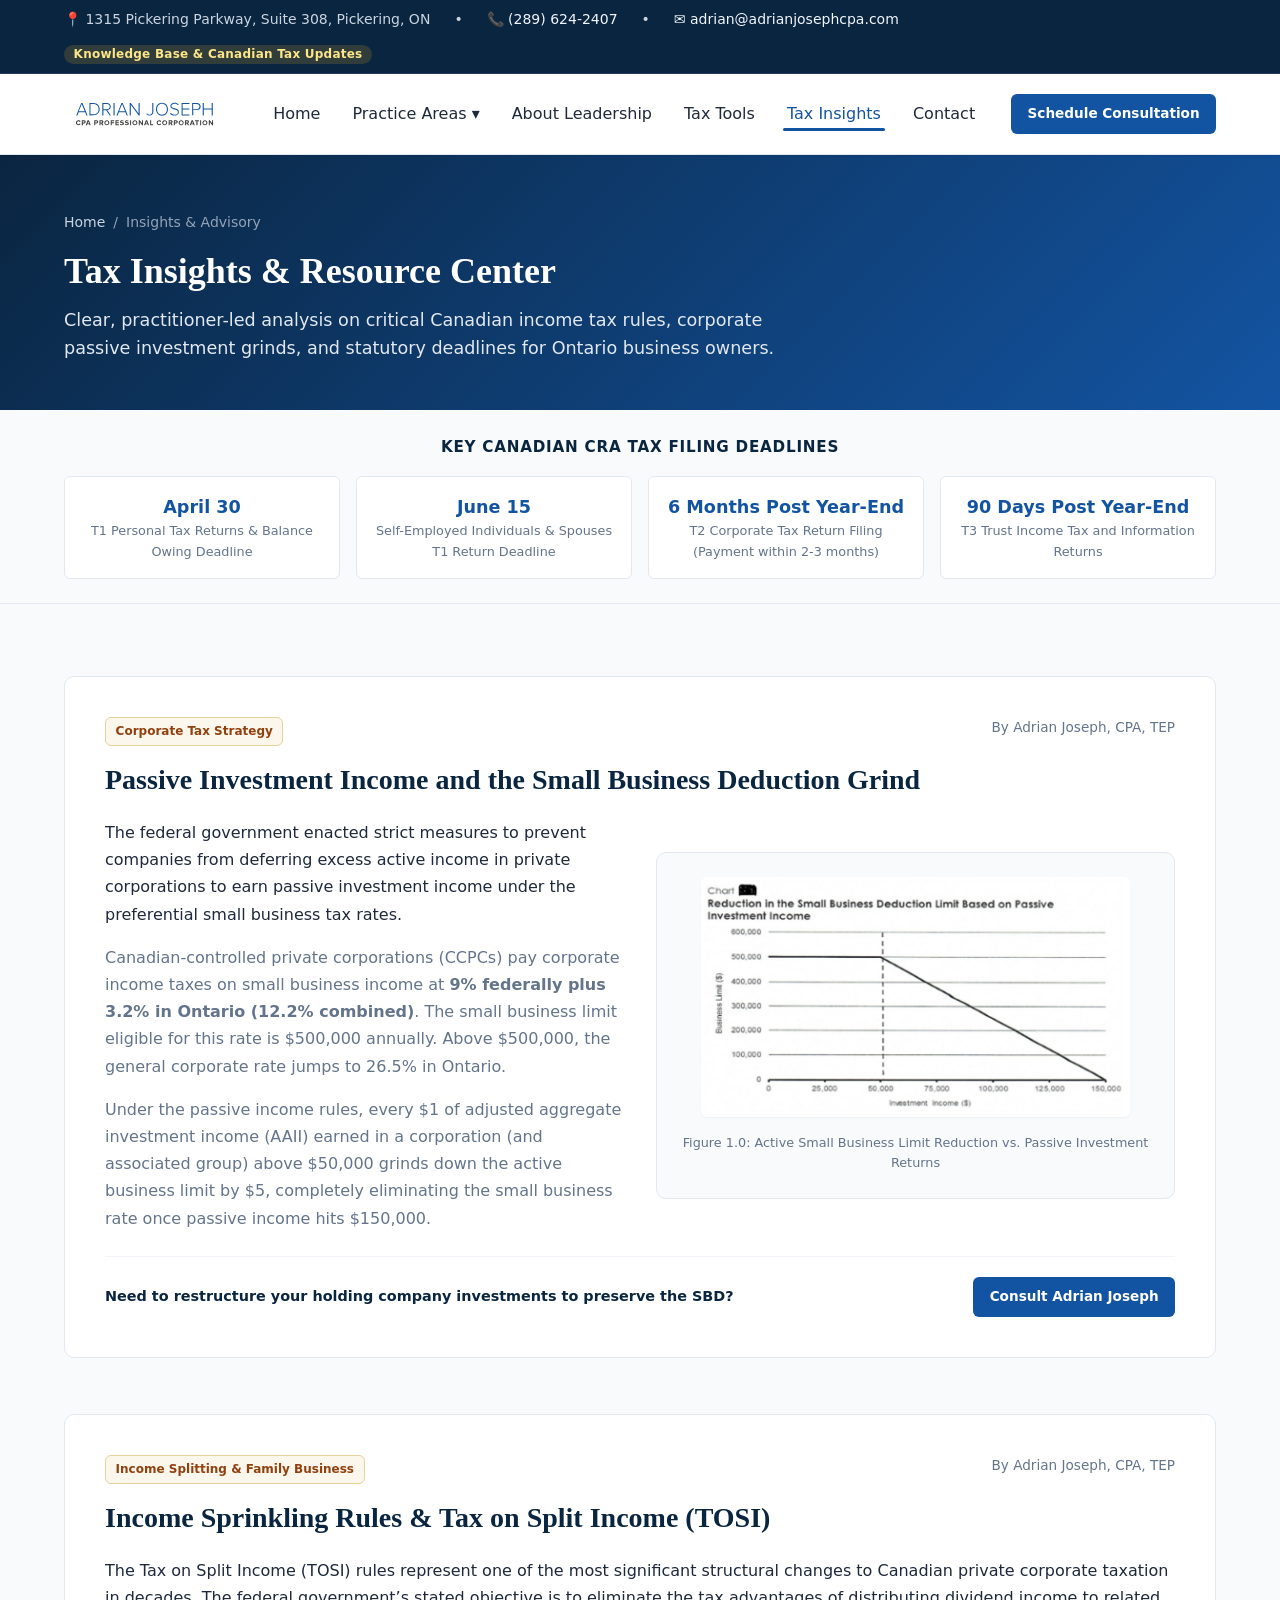
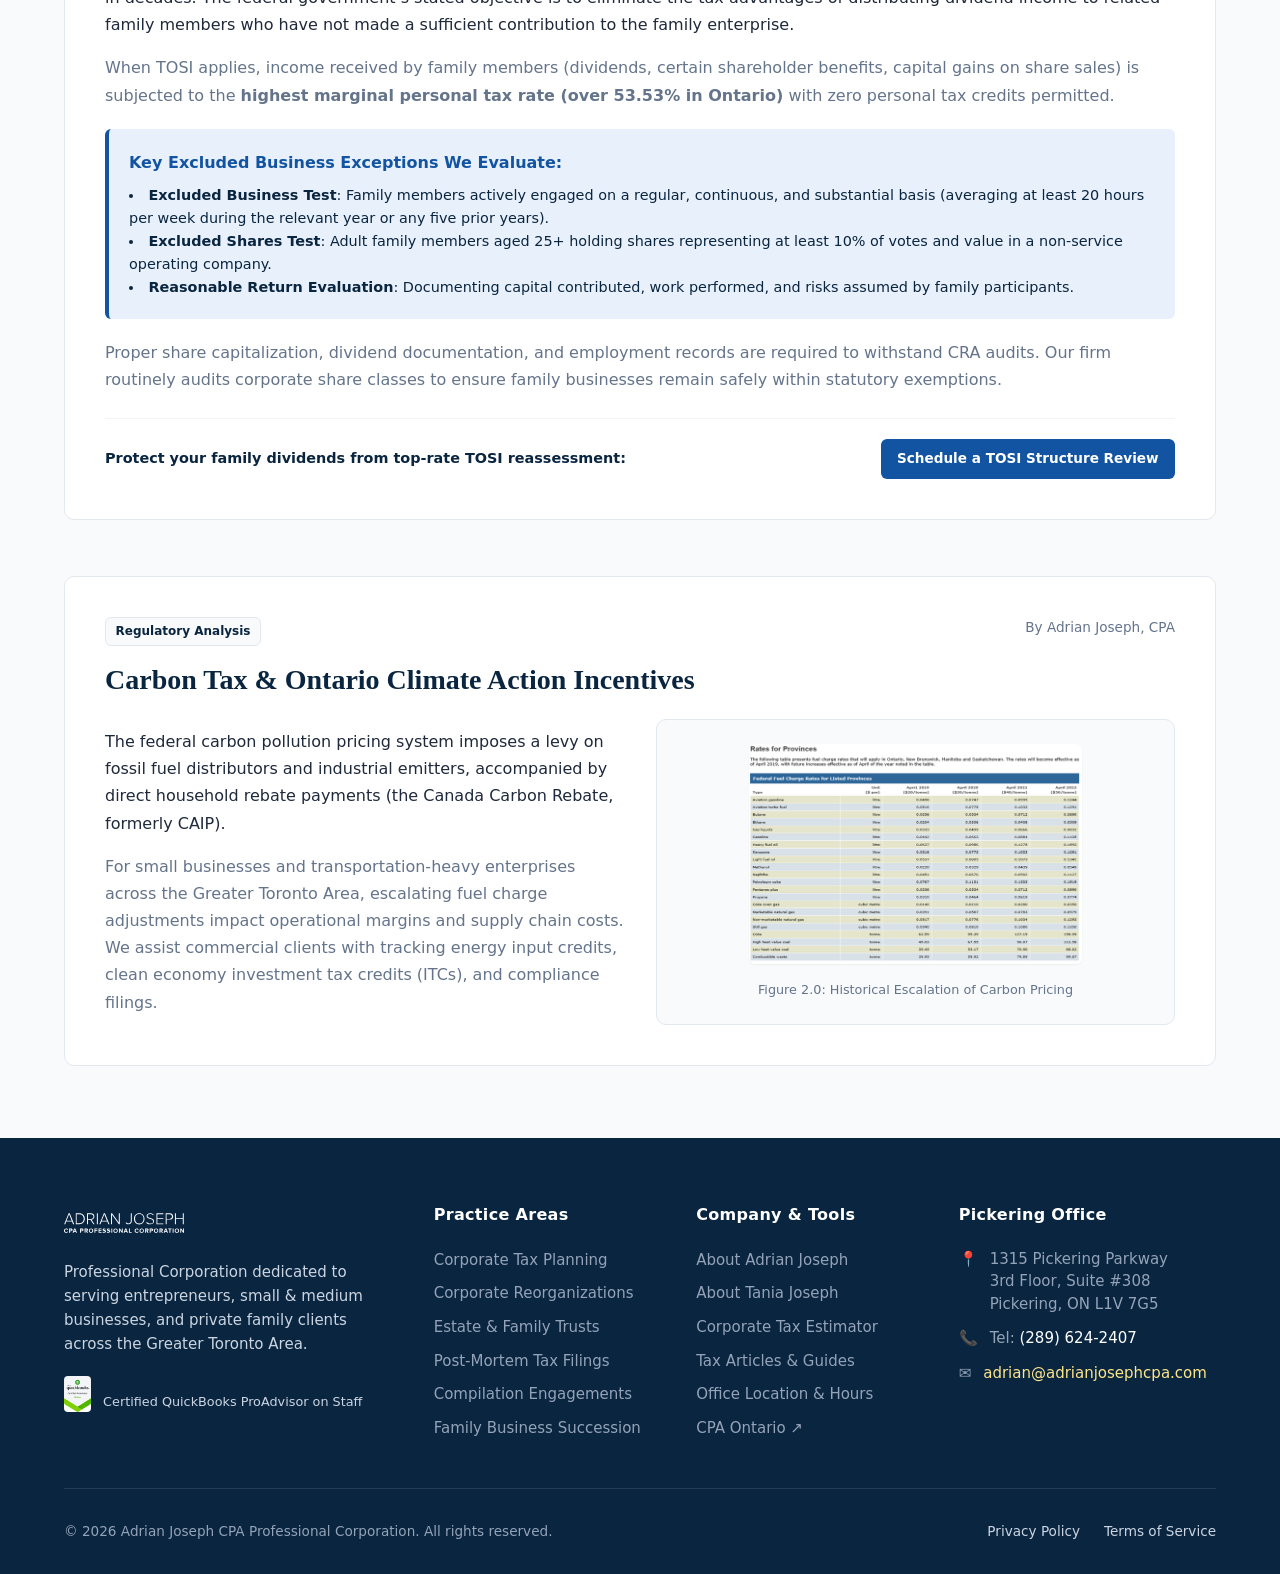
<file: insights.html>
<!DOCTYPE html>
<html lang="en-CA">
<head>
  <meta charset="UTF-8">
  <meta name="viewport" content="width=device-width, initial-scale=1.0">
  <title>Tax Insights & Advisory Knowledge Base | Adrian Joseph CPA | Pickering & GTA</title>
  <meta name="description" content="Canadian corporate tax insights, TOSI income sprinkling rules, small business deduction grinds, and key filing deadlines for Ontario entrepreneurs.">
  <link rel="stylesheet" href="assets/css/style.css">
  <link rel="icon" type="image/svg+xml" href="assets/images/logo.svg">
  <link rel="canonical" href="https://adrianjosephcpa.com/insights.html">

  <!-- Open Graph -->
  <meta property="og:type" content="blog">
  <meta property="og:url" content="https://adrianjosephcpa.com/insights.html">
  <meta property="og:title" content="Tax Insights & Knowledge Base | Adrian Joseph CPA">
  <meta property="og:description" content="Canadian corporate tax insights, TOSI income sprinkling rules, small business deduction grinds, and key filing deadlines for Ontario entrepreneurs.">
  <meta property="og:image" content="https://adrianjosephcpa.com/assets/images/chart-deduction.jpg">
  <meta property="og:site_name" content="Adrian Joseph CPA Professional Corporation">

  <!-- Twitter Card -->
  <meta name="twitter:card" content="summary_large_image">
  <meta name="twitter:title" content="Tax Insights & Knowledge Base | Adrian Joseph CPA">
  <meta name="twitter:description" content="Canadian corporate tax insights, TOSI income sprinkling rules, and small business deduction grinds.">
  <meta name="twitter:image" content="https://adrianjosephcpa.com/assets/images/chart-deduction.jpg">

  <!-- AEO & Schema.org JSON-LD -->
  <script type="application/ld+json">
  {
    "@context": "https://schema.org",
    "@graph": [
      {
        "@type": "Blog",
        "name": "Adrian Joseph CPA Tax Insights & Knowledge Base",
        "url": "https://adrianjosephcpa.com/insights.html",
        "description": "Practitioner-led analysis on Canadian corporate income tax statutes, TOSI rules, passive investment grinds, and annual CRA deadlines.",
        "publisher": {
          "@type": "AccountingService",
          "name": "Adrian Joseph CPA Professional Corporation"
        },
        "blogPost": [
          {
            "@type": "BlogPosting",
            "headline": "Passive Investment Income and the Small Business Deduction Grind",
            "author": {
              "@type": "Person",
              "name": "Adrian Joseph",
              "jobTitle": "Chartered Professional Accountant"
            },
            "image": "https://adrianjosephcpa.com/assets/images/chart-deduction.jpg",
            "description": "Analysis of the federal passive investment income rules that reduce active small business limits by $5 for every $1 of investment income over $50,000."
          },
          {
            "@type": "BlogPosting",
            "headline": "Income Sprinkling Rules & Tax on Split Income (TOSI)",
            "author": {
              "@type": "Person",
              "name": "Adrian Joseph",
              "jobTitle": "Chartered Professional Accountant"
            },
            "description": "Detailed guide on the Canadian TOSI legislation, top marginal tax rate penalties on dividends to family members, and the Excluded Business exceptions."
          },
          {
            "@type": "BlogPosting",
            "headline": "Carbon Tax & Ontario Climate Action Incentives",
            "author": {
              "@type": "Person",
              "name": "Adrian Joseph",
              "jobTitle": "Chartered Professional Accountant"
            },
            "image": "https://adrianjosephcpa.com/assets/images/carbon-tax-chart.jpg",
            "description": "Review of the federal carbon pricing framework and impact on Ontario small business operations."
          }
        ]
      },
      {
        "@type": "BreadcrumbList",
        "itemListElement": [
          {
            "@type": "ListItem",
            "position": 1,
            "name": "Home",
            "item": "https://adrianjosephcpa.com/"
          },
          {
            "@type": "ListItem",
            "position": 2,
            "name": "Tax Insights",
            "item": "https://adrianjosephcpa.com/insights.html"
          }
        ]
      }
    ]
  }
  </script>
</head>
<body>

  <!-- Top Announcement Bar -->
  <div class="top-bar">
    <div class="container">
      <div class="top-bar-links">
        <span>📍 1315 Pickering Parkway, Suite 308, Pickering, ON</span>
        <span>•</span>
        <a href="tel:2896242407">📞 (289) 624-2407</a>
        <span>•</span>
        <a href="mailto:adrian@adrianjosephcpa.com">✉️ adrian@adrianjosephcpa.com</a>
      </div>
      <div>
        <span class="top-bar-badge">Knowledge Base & Canadian Tax Updates</span>
      </div>
    </div>
  </div>

  <!-- Main Site Header -->
  <header class="site-header">
    <div class="container nav-wrapper">
      <a href="index.html" class="site-logo" aria-label="Adrian Joseph CPA Home">
        <img src="assets/images/logo.svg" alt="Adrian Joseph CPA Professional Corporation">
      </a>

      <button class="mobile-nav-toggle" aria-label="Toggle Navigation Menu" aria-expanded="false">
        <svg width="24" height="24" viewBox="0 0 24 24" fill="none" stroke="currentColor" stroke-width="2">
          <line x1="3" y1="12" x2="21" y2="12"></line>
          <line x1="3" y1="6" x2="21" y2="6"></line>
          <line x1="3" y1="18" x2="21" y2="18"></line>
        </svg>
      </button>

      <nav class="main-nav" aria-label="Primary Site Navigation">
        <ul class="nav-links">
          <li><a href="index.html" class="nav-link">Home</a></li>
          <li class="nav-dropdown">
            <a href="services/taxation.html" class="nav-link">Practice Areas ▾</a>
            <ul class="dropdown-menu">
              <li class="dropdown-item">
                <a href="services/taxation.html">
                  <strong>Corporate & Personal Taxation</strong>
                  <span class="desc">CCPC planning, corporate reorgs & TOSI compliance</span>
                </a>
              </li>
              <li class="dropdown-item">
                <a href="services/estate-and-trust.html">
                  <strong>Estate & Trust Planning</strong>
                  <span class="desc">Family trusts, will tax reviews & post-mortem filings</span>
                </a>
              </li>
              <li class="dropdown-item">
                <a href="services/accounting-advisory.html">
                  <strong>Accounting & Business Advisory</strong>
                  <span class="desc">Compilation engagements, QuickBooks & succession planning</span>
                </a>
              </li>
            </ul>
          </li>
          <li><a href="about.html" class="nav-link">About Leadership</a></li>
          <li><a href="tools/tax-calculator.html" class="nav-link">Tax Tools</a></li>
          <li><a href="insights.html" class="nav-link active">Tax Insights</a></li>
          <li><a href="contact.html" class="nav-link">Contact</a></li>
        </ul>
        <a href="contact.html" class="btn btn-primary btn-sm">Schedule Consultation</a>
      </nav>
    </div>
  </header>

  <main id="main-content">

    <!-- Page Header Banner -->
    <section class="page-header">
      <div class="container">
        <div class="breadcrumbs">
          <a href="index.html">Home</a>
          <span>/</span>
          <span>Insights & Advisory</span>
        </div>
        <h1 class="page-title">Tax Insights & Resource Center</h1>
        <p class="page-lead">
          Clear, practitioner-led analysis on critical Canadian income tax rules, corporate passive investment grinds, and statutory deadlines for Ontario business owners.
        </p>
      </div>
    </section>

    <!-- Key Tax Filing Deadlines Bar -->
    <section class="trust-bar" style="background-color: var(--color-bg-page);">
      <div class="container">
        <div style="text-align: center; margin-bottom: 1rem;">
          <strong style="color: var(--color-secondary); font-size: 0.95rem; text-transform: uppercase; letter-spacing: 0.05em;">Key Canadian CRA Tax Filing Deadlines</strong>
        </div>
        <div class="grid-4" style="gap: 1rem;">
          <div style="background: #ffffff; padding: 1rem; border-radius: var(--radius-sm); border: 1px solid var(--color-border); text-align: center;">
            <div style="font-weight: 700; color: var(--color-primary); font-size: 1.1rem;">April 30</div>
            <div style="font-size: 0.8rem; color: var(--color-text-muted);">T1 Personal Tax Returns & Balance Owing Deadline</div>
          </div>
          <div style="background: #ffffff; padding: 1rem; border-radius: var(--radius-sm); border: 1px solid var(--color-border); text-align: center;">
            <div style="font-weight: 700; color: var(--color-primary); font-size: 1.1rem;">June 15</div>
            <div style="font-size: 0.8rem; color: var(--color-text-muted);">Self-Employed Individuals & Spouses T1 Return Deadline</div>
          </div>
          <div style="background: #ffffff; padding: 1rem; border-radius: var(--radius-sm); border: 1px solid var(--color-border); text-align: center;">
            <div style="font-weight: 700; color: var(--color-primary); font-size: 1.1rem;">6 Months Post Year-End</div>
            <div style="font-size: 0.8rem; color: var(--color-text-muted);">T2 Corporate Tax Return Filing (Payment within 2-3 months)</div>
          </div>
          <div style="background: #ffffff; padding: 1rem; border-radius: var(--radius-sm); border: 1px solid var(--color-border); text-align: center;">
            <div style="font-weight: 700; color: var(--color-primary); font-size: 1.1rem;">90 Days Post Year-End</div>
            <div style="font-size: 0.8rem; color: var(--color-text-muted);">T3 Trust Income Tax and Information Returns</div>
          </div>
        </div>
      </div>
    </section>

    <!-- Articles Section -->
    <section class="section">
      <div class="container">

        <!-- Article 1: Passive Investment Grind -->
        <article class="card" style="margin-bottom: 3.5rem; padding: 2.5rem;">
          <div style="display: flex; justify-content: space-between; align-items: flex-start; flex-wrap: wrap; gap: 0.5rem; margin-bottom: 0.75rem;">
            <span class="cred-pill highlight">Corporate Tax Strategy</span>
            <span style="font-size: 0.85rem; color: var(--color-text-muted);">By Adrian Joseph, CPA, TEP</span>
          </div>
          <h2 style="font-family: var(--font-serif); font-size: 1.75rem; color: var(--color-secondary); margin-bottom: 1rem;">
            Passive Investment Income and the Small Business Deduction Grind
          </h2>
          <div class="grid-2" style="align-items: center; gap: 2rem;">
            <div>
              <p style="color: var(--color-text-main); margin-bottom: 1rem; line-height: 1.7;">
                The federal government enacted strict measures to prevent companies from deferring excess active income in private corporations to earn passive investment income under the preferential small business tax rates.
              </p>
              <p style="color: var(--color-text-muted); margin-bottom: 1rem; line-height: 1.7;">
                Canadian-controlled private corporations (CCPCs) pay corporate income taxes on small business income at <strong>9% federally plus 3.2% in Ontario (12.2% combined)</strong>. The small business limit eligible for this rate is $500,000 annually. Above $500,000, the general corporate rate jumps to 26.5% in Ontario.
              </p>
              <p style="color: var(--color-text-muted); line-height: 1.7;">
                Under the passive income rules, every $1 of adjusted aggregate investment income (AAII) earned in a corporation (and associated group) above $50,000 grinds down the active business limit by $5, completely eliminating the small business rate once passive income hits $150,000.
              </p>
            </div>
            <div style="text-align: center; background: var(--color-bg-page); padding: 1.5rem; border-radius: var(--radius-md); border: 1px solid var(--color-border);">
              <img src="assets/images/chart-deduction.jpg" alt="Small Business Deduction Grind Chart" style="max-height: 240px; margin: 0 auto 1rem; border-radius: var(--radius-sm); box-shadow: var(--shadow-sm);">
              <span style="font-size: 0.8rem; color: var(--color-text-muted); display: block;">Figure 1.0: Active Small Business Limit Reduction vs. Passive Investment Returns</span>
            </div>
          </div>
          <div style="margin-top: 1.5rem; padding-top: 1.25rem; border-top: 1px solid var(--color-border-subtle); display: flex; justify-content: space-between; align-items: center; flex-wrap: wrap;">
            <span style="font-size: 0.9rem; color: var(--color-secondary); font-weight: 600;">Need to restructure your holding company investments to preserve the SBD?</span>
            <a href="contact.html" class="btn btn-primary btn-sm">Consult Adrian Joseph</a>
          </div>
        </article>

        <!-- Article 2: TOSI Rules -->
        <article class="card" style="margin-bottom: 3.5rem; padding: 2.5rem;">
          <div style="display: flex; justify-content: space-between; align-items: flex-start; flex-wrap: wrap; gap: 0.5rem; margin-bottom: 0.75rem;">
            <span class="cred-pill highlight">Income Splitting & Family Business</span>
            <span style="font-size: 0.85rem; color: var(--color-text-muted);">By Adrian Joseph, CPA, TEP</span>
          </div>
          <h2 style="font-family: var(--font-serif); font-size: 1.75rem; color: var(--color-secondary); margin-bottom: 1rem;">
            Income Sprinkling Rules & Tax on Split Income (TOSI)
          </h2>
          <div style="color: var(--color-text-main); line-height: 1.7;">
            <p style="margin-bottom: 1rem;">
              The Tax on Split Income (TOSI) rules represent one of the most significant structural changes to Canadian private corporate taxation in decades. The federal government’s stated objective is to eliminate the tax advantages of distributing dividend income to related family members who have not made a sufficient contribution to the family enterprise.
            </p>
            <p style="color: var(--color-text-muted); margin-bottom: 1rem;">
              When TOSI applies, income received by family members (dividends, certain shareholder benefits, capital gains on share sales) is subjected to the <strong>highest marginal personal tax rate (over 53.53% in Ontario)</strong> with zero personal tax credits permitted.
            </p>
            <div style="background-color: var(--color-primary-light); border-left: 4px solid var(--color-primary); padding: 1.25rem; border-radius: var(--radius-sm); margin: 1.25rem 0;">
              <h4 style="color: var(--color-primary); margin-bottom: 0.5rem; font-size: 1rem;">Key Excluded Business Exceptions We Evaluate:</h4>
              <ul style="font-size: 0.9rem; color: var(--color-secondary); list-style-position: inside; line-height: 1.6;">
                <li><strong>Excluded Business Test</strong>: Family members actively engaged on a regular, continuous, and substantial basis (averaging at least 20 hours per week during the relevant year or any five prior years).</li>
                <li><strong>Excluded Shares Test</strong>: Adult family members aged 25+ holding shares representing at least 10% of votes and value in a non-service operating company.</li>
                <li><strong>Reasonable Return Evaluation</strong>: Documenting capital contributed, work performed, and risks assumed by family participants.</li>
              </ul>
            </div>
            <p style="color: var(--color-text-muted);">
              Proper share capitalization, dividend documentation, and employment records are required to withstand CRA audits. Our firm routinely audits corporate share classes to ensure family businesses remain safely within statutory exemptions.
            </p>
          </div>
          <div style="margin-top: 1.5rem; padding-top: 1.25rem; border-top: 1px solid var(--color-border-subtle); display: flex; justify-content: space-between; align-items: center; flex-wrap: wrap;">
            <span style="font-size: 0.9rem; color: var(--color-secondary); font-weight: 600;">Protect your family dividends from top-rate TOSI reassessment:</span>
            <a href="contact.html" class="btn btn-primary btn-sm">Schedule a TOSI Structure Review</a>
          </div>
        </article>

        <!-- Article 3: Carbon Tax & Ontario Climate Incentive -->
        <article class="card" style="padding: 2.5rem;">
          <div style="display: flex; justify-content: space-between; align-items: flex-start; flex-wrap: wrap; gap: 0.5rem; margin-bottom: 0.75rem;">
            <span class="cred-pill">Regulatory Analysis</span>
            <span style="font-size: 0.85rem; color: var(--color-text-muted);">By Adrian Joseph, CPA</span>
          </div>
          <h2 style="font-family: var(--font-serif); font-size: 1.75rem; color: var(--color-secondary); margin-bottom: 1rem;">
            Carbon Tax & Ontario Climate Action Incentives
          </h2>
          <div class="grid-2" style="align-items: center; gap: 2rem;">
            <div>
              <p style="color: var(--color-text-main); margin-bottom: 1rem; line-height: 1.7;">
                The federal carbon pollution pricing system imposes a levy on fossil fuel distributors and industrial emitters, accompanied by direct household rebate payments (the Canada Carbon Rebate, formerly CAIP).
              </p>
              <p style="color: var(--color-text-muted); line-height: 1.7;">
                For small businesses and transportation-heavy enterprises across the Greater Toronto Area, escalating fuel charge adjustments impact operational margins and supply chain costs. We assist commercial clients with tracking energy input credits, clean economy investment tax credits (ITCs), and compliance filings.
              </p>
            </div>
            <div style="text-align: center; background: var(--color-bg-page); padding: 1.5rem; border-radius: var(--radius-md); border: 1px solid var(--color-border);">
              <img src="assets/images/carbon-tax-chart.jpg" alt="Carbon Tax Schedule" style="max-height: 220px; margin: 0 auto 1rem; border-radius: var(--radius-sm); box-shadow: var(--shadow-sm);">
              <span style="font-size: 0.8rem; color: var(--color-text-muted); display: block;">Figure 2.0: Historical Escalation of Carbon Pricing</span>
            </div>
          </div>
        </article>

      </div>
    </section>

  </main>

  <!-- Global Footer -->
  <footer class="site-footer">
    <div class="container">
      <div class="footer-grid">
        <div class="footer-brand">
          <img src="assets/images/logo-white.svg" alt="Adrian Joseph CPA">
          <p>
            Professional Corporation dedicated to serving entrepreneurs, small & medium businesses, and private family clients across the Greater Toronto Area.
          </p>
          <div style="display: flex; gap: 0.75rem; align-items: center; margin-top: 1rem;">
            <img src="assets/images/quickbooks-proadvisor.jpg" alt="QuickBooks ProAdvisor" style="height: 36px; border-radius: 4px;">
            <span style="font-size: 0.8rem; color: #cbd5e1;">Certified QuickBooks ProAdvisor on Staff</span>
          </div>
        </div>

        <div>
          <h4 class="footer-heading">Practice Areas</h4>
          <ul class="footer-links">
            <li><a href="services/taxation.html">Corporate Tax Planning</a></li>
            <li><a href="services/taxation.html#reorgs">Corporate Reorganizations</a></li>
            <li><a href="services/estate-and-trust.html">Estate & Family Trusts</a></li>
            <li><a href="services/estate-and-trust.html#post-mortem">Post-Mortem Tax Filings</a></li>
            <li><a href="services/accounting-advisory.html">Compilation Engagements</a></li>
            <li><a href="services/accounting-advisory.html#succession">Family Business Succession</a></li>
          </ul>
        </div>

        <div>
          <h4 class="footer-heading">Company & Tools</h4>
          <ul class="footer-links">
            <li><a href="about.html">About Adrian Joseph</a></li>
            <li><a href="about.html#tania">About Tania Joseph</a></li>
            <li><a href="tools/tax-calculator.html">Corporate Tax Estimator</a></li>
            <li><a href="insights.html">Tax Articles & Guides</a></li>
            <li><a href="contact.html">Office Location & Hours</a></li>
            <li><a href="https://www.cpaontario.ca/" target="_blank" rel="noopener">CPA Ontario ↗</a></li>
          </ul>
        </div>

        <div>
          <h4 class="footer-heading">Pickering Office</h4>
          <div class="footer-contact-item">
            <span>📍</span>
            <span>
              1315 Pickering Parkway<br>
              3rd Floor, Suite #308<br>
              Pickering, ON L1V 7G5
            </span>
          </div>
          <div class="footer-contact-item">
            <span>📞</span>
            <span>Tel: <a href="tel:2896242407" style="color: #ffffff;">(289) 624-2407</a></span>
          </div>
          <div class="footer-contact-item">
            <span>✉️</span>
            <span><a href="mailto:adrian@adrianjosephcpa.com" style="color: #fde68a;">adrian@adrianjosephcpa.com</a></span>
          </div>
        </div>
      </div>

      <div class="footer-bottom">
        <div>© 2026 Adrian Joseph CPA Professional Corporation. All rights reserved.</div>
        <div style="display: flex; gap: 1.5rem;">
          <a href="contact.html">Privacy Policy</a>
          <a href="contact.html">Terms of Service</a>
        </div>
      </div>
    </div>
  </footer>

  <script src="assets/js/main.js"></script>
</body>
</html>
</file>
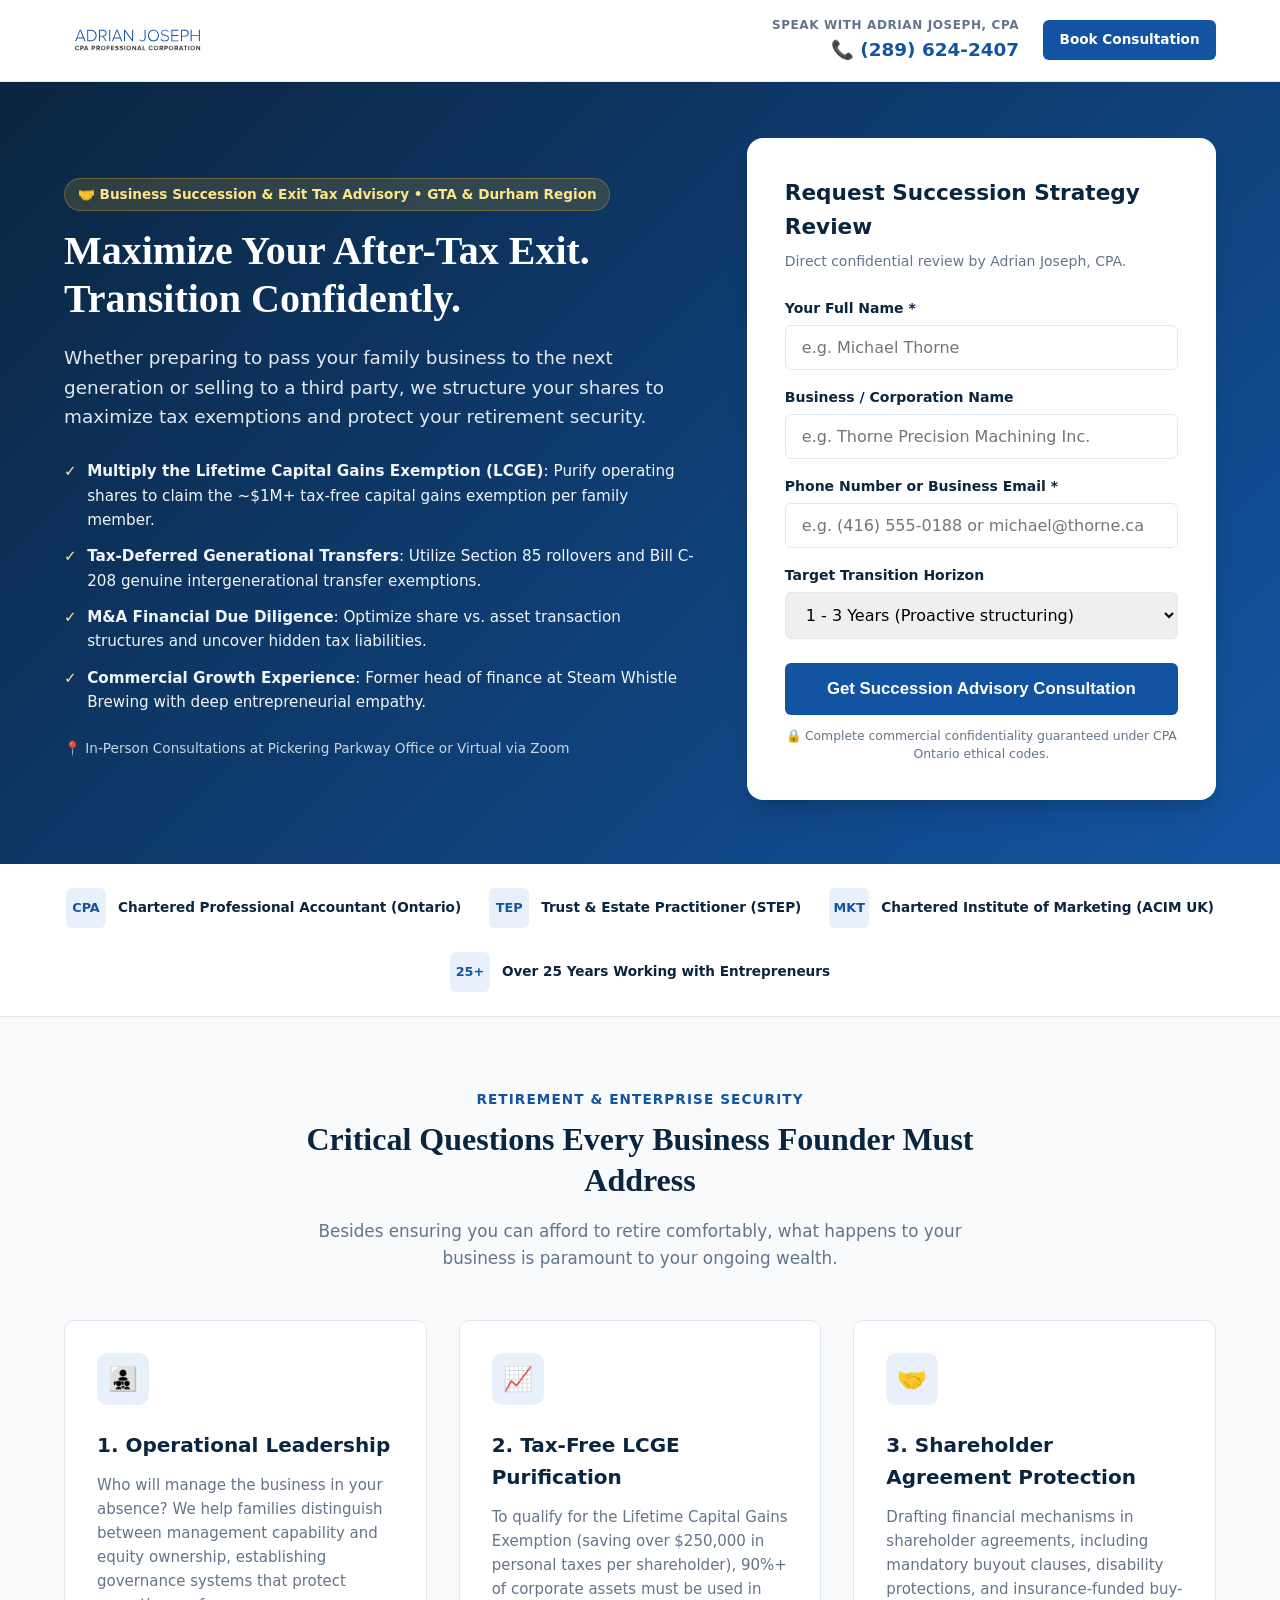
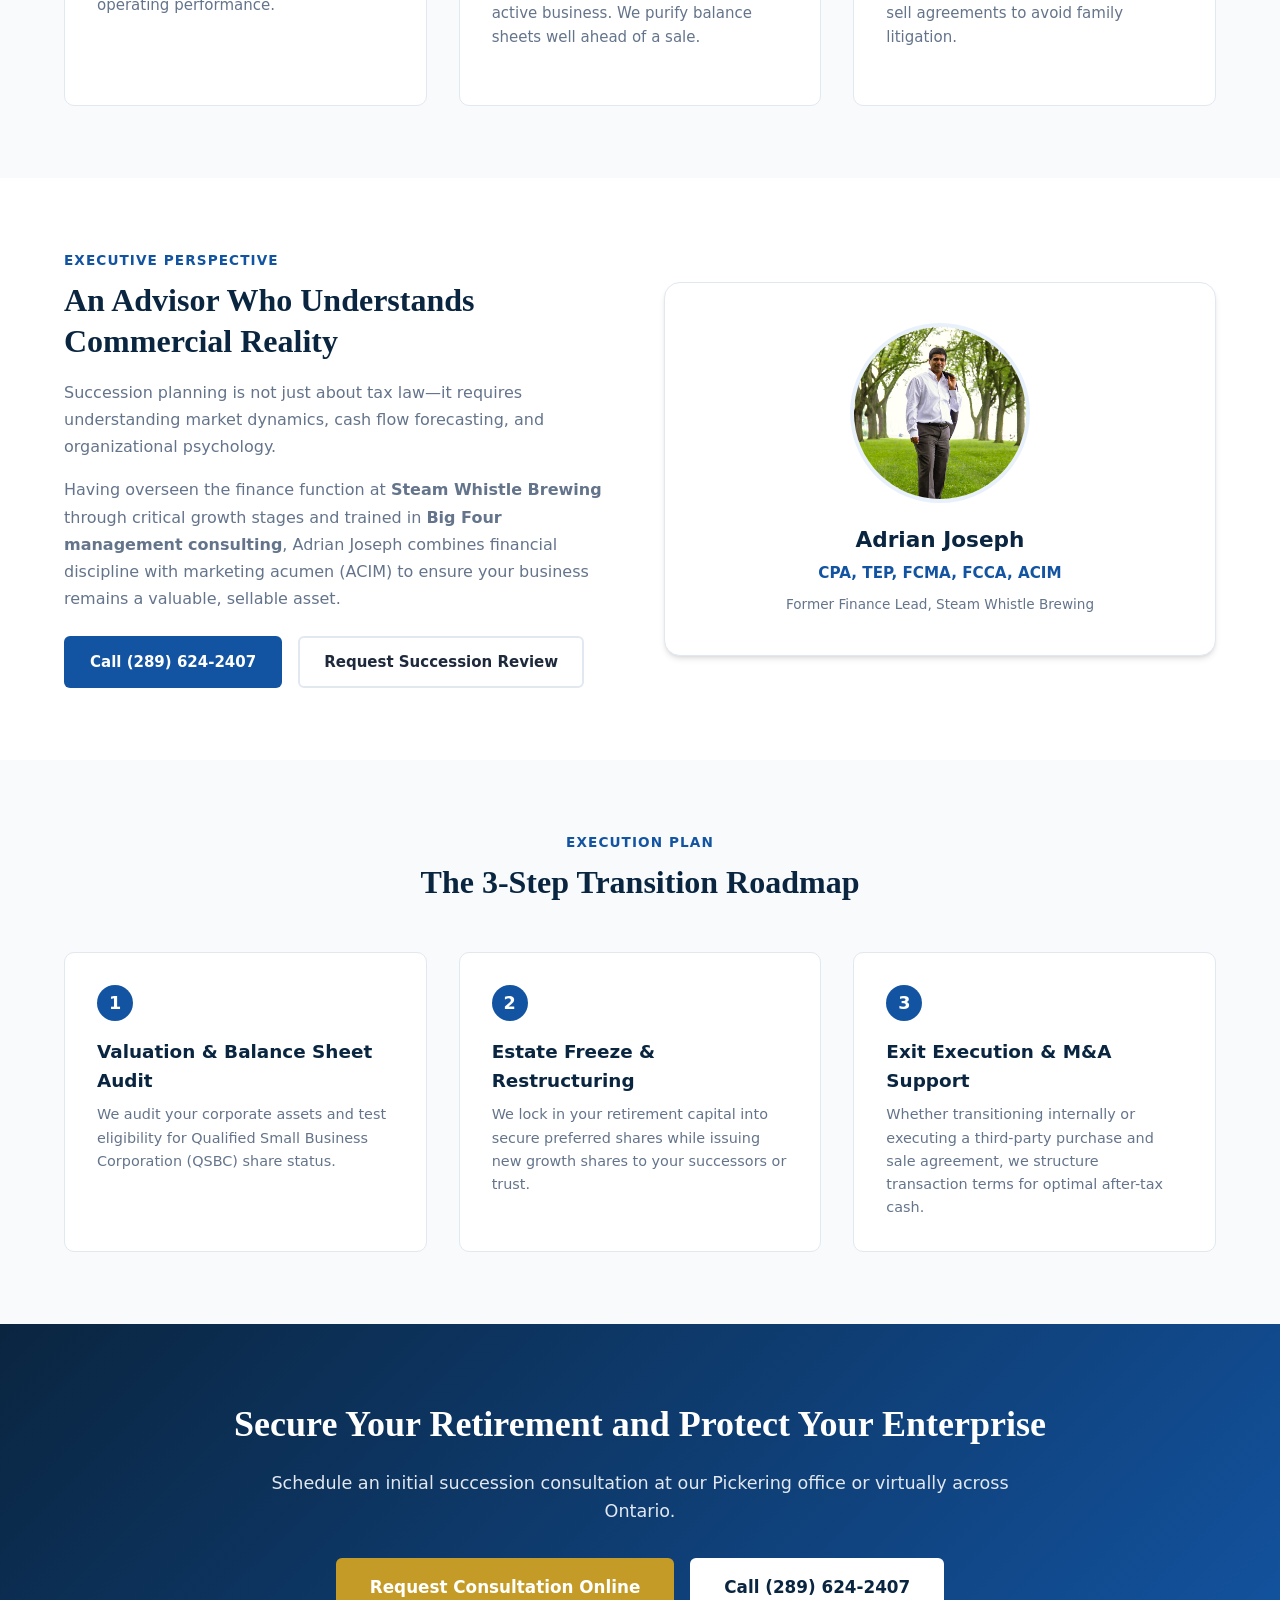
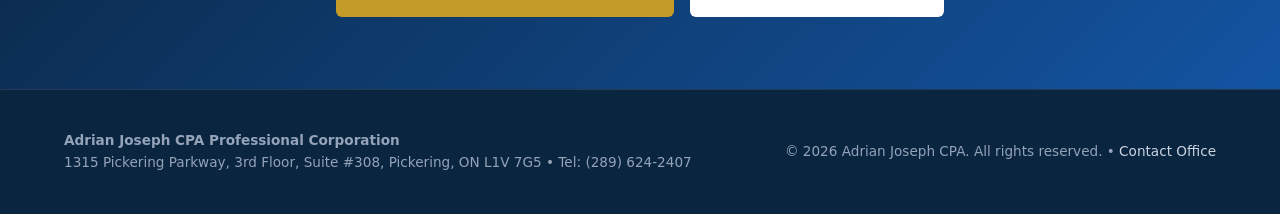
<file: landing/business-succession.html>
<!DOCTYPE html>
<html lang="en-CA">
<head>
  <meta charset="UTF-8">
  <meta name="viewport" content="width=device-width, initial-scale=1.0">
  <title>Family Business Succession & Sale CPA | Adrian Joseph CPA | Pickering & GTA</title>
  <meta name="description" content="Strategic family business succession planning, Lifetime Capital Gains Exemption (LCGE) purification, and M&A tax due diligence for Ontario business owners. Book a review.">
  <link rel="stylesheet" href="../assets/css/style.css">
  <link rel="icon" type="image/svg+xml" href="../assets/images/logo.svg">
  <link rel="canonical" href="https://adrianjosephcpa.com/services/accounting-advisory.html#succession">
  <meta name="robots" content="noindex, follow">
</head>
<body>

  <!-- Minimal Focused PPC Header -->
  <header class="landing-header">
    <div class="container">
      <a href="../index.html" class="site-logo" aria-label="Adrian Joseph CPA">
        <img src="../assets/images/logo.svg" alt="Adrian Joseph CPA Professional Corporation" style="height: 44px;">
      </a>
      <div class="landing-header-actions">
        <div class="landing-header-phone">
          <span class="label">Speak with Adrian Joseph, CPA</span>
          <a href="tel:2896242407" class="number">📞 (289) 624-2407</a>
        </div>
        <a href="#consultation" class="btn btn-primary btn-sm">Book Consultation</a>
      </div>
    </div>
  </header>

  <main id="main-content">

    <!-- Hero Section with Above-the-Fold Lead Capture Form -->
    <section class="landing-hero">
      <div class="container landing-hero-grid">
        <div>
          <div class="landing-tag">
            <span>🤝 Business Succession & Exit Tax Advisory • GTA & Durham Region</span>
          </div>
          <h1 class="landing-hero-title">
            Maximize Your After-Tax Exit. Transition Confidently.
          </h1>
          <p class="landing-hero-subtitle">
            Whether preparing to pass your family business to the next generation or selling to a third party, we structure your shares to maximize tax exemptions and protect your retirement security.
          </p>

          <ul class="landing-check-list">
            <li class="landing-check-item">
              <span class="icon">✓</span>
              <span><strong>Multiply the Lifetime Capital Gains Exemption (LCGE)</strong>: Purify operating shares to claim the ~$1M+ tax-free capital gains exemption per family member.</span>
            </li>
            <li class="landing-check-item">
              <span class="icon">✓</span>
              <span><strong>Tax-Deferred Generational Transfers</strong>: Utilize Section 85 rollovers and Bill C-208 genuine intergenerational transfer exemptions.</span>
            </li>
            <li class="landing-check-item">
              <span class="icon">✓</span>
              <span><strong>M&A Financial Due Diligence</strong>: Optimize share vs. asset transaction structures and uncover hidden tax liabilities.</span>
            </li>
            <li class="landing-check-item">
              <span class="icon">✓</span>
              <span><strong>Commercial Growth Experience</strong>: Former head of finance at Steam Whistle Brewing with deep entrepreneurial empathy.</span>
            </li>
          </ul>

          <div style="font-size: 0.85rem; color: #cbd5e1; margin-top: 1.5rem;">
            📍 In-Person Consultations at Pickering Parkway Office or Virtual via Zoom
          </div>
        </div>

        <!-- Above-The-Fold Lead Capture Form -->
        <div class="lead-capture-card" id="consultation">
          <div class="lead-capture-header">
            <h3>Request Succession Strategy Review</h3>
            <p>Direct confidential review by Adrian Joseph, CPA.</p>
          </div>

          <form data-consultation-form>
            <input type="hidden" name="lead_service" value="business_succession_exit">

            <div class="lead-field">
              <label for="lead-name">Your Full Name *</label>
              <input type="text" id="lead-name" class="form-control" placeholder="e.g. Michael Thorne" required>
            </div>

            <div class="lead-field">
              <label for="lead-company">Business / Corporation Name</label>
              <input type="text" id="lead-company" class="form-control" placeholder="e.g. Thorne Precision Machining Inc.">
            </div>

            <div class="lead-field">
              <label for="lead-contact">Phone Number or Business Email *</label>
              <input type="text" id="lead-contact" class="form-control" placeholder="e.g. (416) 555-0188 or michael@thorne.ca" required>
            </div>

            <div class="lead-field">
              <label for="lead-timeline">Target Transition Horizon</label>
              <select id="lead-timeline" class="form-control" required>
                <option value="immediate">Next 6 - 12 Months (Active discussions)</option>
                <option value="1_to_3_years" selected>1 - 3 Years (Proactive structuring)</option>
                <option value="3_to_5_years">3 - 5 Years (Long-term succession)</option>
              </select>
            </div>

            <button type="submit" class="btn btn-primary lead-btn">
              Get Succession Advisory Consultation
            </button>
            <div class="lead-guarantee">
              🔒 Complete commercial confidentiality guaranteed under CPA Ontario ethical codes.
            </div>
          </form>
        </div>
      </div>
    </section>

    <!-- Credibility Bar -->
    <section class="trust-bar" aria-label="Credentials">
      <div class="container trust-badges">
        <div class="badge-item">
          <div class="badge-icon-box">CPA</div>
          <div>Chartered Professional Accountant (Ontario)</div>
        </div>
        <div class="badge-item">
          <div class="badge-icon-box">TEP</div>
          <div>Trust & Estate Practitioner (STEP)</div>
        </div>
        <div class="badge-item">
          <div class="badge-icon-box">MKT</div>
          <div>Chartered Institute of Marketing (ACIM UK)</div>
        </div>
        <div class="badge-item">
          <div class="badge-icon-box">25+</div>
          <div>Over 25 Years Working with Entrepreneurs</div>
        </div>
      </div>
    </section>

    <!-- 3 Core Pillars of Succession -->
    <section class="section">
      <div class="container">
        <div class="section-header">
          <span class="section-tag">Retirement & Enterprise Security</span>
          <h2 class="section-title">Critical Questions Every Business Founder Must Address</h2>
          <p class="section-desc">
            Besides ensuring you can afford to retire comfortably, what happens to your business is paramount to your ongoing wealth.
          </p>
        </div>

        <div class="grid-3">
          <div class="card">
            <div class="card-icon">👨‍👧‍👦</div>
            <h3 class="card-title">1. Operational Leadership</h3>
            <p class="card-text">
              Who will manage the business in your absence? We help families distinguish between management capability and equity ownership, establishing governance systems that protect operating performance.
            </p>
          </div>

          <div class="card">
            <div class="card-icon">📈</div>
            <h3 class="card-title">2. Tax-Free LCGE Purification</h3>
            <p class="card-text">
              To qualify for the Lifetime Capital Gains Exemption (saving over $250,000 in personal taxes per shareholder), 90%+ of corporate assets must be used in active business. We purify balance sheets well ahead of a sale.
            </p>
          </div>

          <div class="card">
            <div class="card-icon">🤝</div>
            <h3 class="card-title">3. Shareholder Agreement Protection</h3>
            <p class="card-text">
              Drafting financial mechanisms in shareholder agreements, including mandatory buyout clauses, disability protections, and insurance-funded buy-sell agreements to avoid family litigation.
            </p>
          </div>
        </div>
      </div>
    </section>

    <!-- The Steam Whistle Advantage -->
    <section class="section section-alt">
      <div class="container">
        <div class="grid-2" style="align-items: center; gap: 3rem;">
          <div>
            <span class="section-tag">Executive Perspective</span>
            <h2 class="section-title">An Advisor Who Understands Commercial Reality</h2>
            <p style="color: var(--color-text-muted); margin-bottom: 1rem; line-height: 1.7;">
              Succession planning is not just about tax law—it requires understanding market dynamics, cash flow forecasting, and organizational psychology.
            </p>
            <p style="color: var(--color-text-muted); margin-bottom: 1.5rem; line-height: 1.7;">
              Having overseen the finance function at <strong>Steam Whistle Brewing</strong> through critical growth stages and trained in <strong>Big Four management consulting</strong>, Adrian Joseph combines financial discipline with marketing acumen (ACIM) to ensure your business remains a valuable, sellable asset.
            </p>
            <div style="display: flex; gap: 1rem;">
              <a href="tel:2896242407" class="btn btn-primary">Call (289) 624-2407</a>
              <a href="#consultation" class="btn btn-outline">Request Succession Review</a>
            </div>
          </div>

          <div style="background: #ffffff; border: 1px solid var(--color-border); border-radius: var(--radius-lg); padding: 2.5rem; box-shadow: var(--shadow-md); text-align: center;">
            <img src="../assets/images/adrian-joseph.jpg" alt="Adrian Joseph CPA" style="width: 180px; height: 180px; border-radius: 50%; object-fit: cover; margin: 0 auto 1.25rem; border: 4px solid var(--color-primary-light);">
            <h3 style="font-size: 1.35rem; color: var(--color-secondary); margin-bottom: 0.25rem;">Adrian Joseph</h3>
            <p style="color: var(--color-primary); font-weight: 700; font-size: 0.95rem; margin-bottom: 0.5rem;">CPA, TEP, FCMA, FCCA, ACIM</p>
            <p style="font-size: 0.85rem; color: var(--color-text-muted);">Former Finance Lead, Steam Whistle Brewing</p>
          </div>
        </div>
      </div>
    </section>

    <!-- 3-Step Succession Process -->
    <section class="section">
      <div class="container">
        <div class="section-header">
          <span class="section-tag">Execution Plan</span>
          <h2 class="section-title">The 3-Step Transition Roadmap</h2>
        </div>

        <div class="roadmap-grid">
          <div class="roadmap-card">
            <div class="roadmap-num">1</div>
            <h3 class="roadmap-title">Valuation & Balance Sheet Audit</h3>
            <p class="roadmap-text">
              We audit your corporate assets and test eligibility for Qualified Small Business Corporation (QSBC) share status.
            </p>
          </div>

          <div class="roadmap-card">
            <div class="roadmap-num">2</div>
            <h3 class="roadmap-title">Estate Freeze & Restructuring</h3>
            <p class="roadmap-text">
              We lock in your retirement capital into secure preferred shares while issuing new growth shares to your successors or trust.
            </p>
          </div>

          <div class="roadmap-card">
            <div class="roadmap-num">3</div>
            <h3 class="roadmap-title">Exit Execution & M&A Support</h3>
            <p class="roadmap-text">
              Whether transitioning internally or executing a third-party purchase and sale agreement, we structure transaction terms for optimal after-tax cash.
            </p>
          </div>
        </div>
      </div>
    </section>

    <!-- Bottom Conversion CTA -->
    <section class="section" style="background: linear-gradient(135deg, var(--color-secondary) 0%, #1354A2 100%); color: #ffffff; text-align: center;">
      <div class="container container-narrow">
        <h2 style="font-family: var(--font-serif); font-size: 2.25rem; color: #ffffff; margin-bottom: 1rem;">
          Secure Your Retirement and Protect Your Enterprise
        </h2>
        <p style="font-size: 1.1rem; color: #e2e8f0; margin-bottom: 2rem;">
          Schedule an initial succession consultation at our Pickering office or virtually across Ontario.
        </p>
        <div style="display: flex; justify-content: center; gap: 1rem; flex-wrap: wrap;">
          <a href="#consultation" class="btn btn-accent btn-lg">Request Consultation Online</a>
          <a href="tel:2896242407" class="btn btn-white btn-lg">Call (289) 624-2407</a>
        </div>
      </div>
    </section>

  </main>

  <!-- Clean PPC Footer -->
  <footer style="background-color: var(--color-secondary); color: #94a3b8; padding: 2.5rem 0; font-size: 0.85rem; border-top: 1px solid rgba(255,255,255,0.1);">
    <div class="container" style="display: flex; justify-content: space-between; align-items: center; flex-wrap: wrap; gap: 1rem;">
      <div>
        <strong>Adrian Joseph CPA Professional Corporation</strong><br>
        1315 Pickering Parkway, 3rd Floor, Suite #308, Pickering, ON L1V 7G5 • Tel: (289) 624-2407
      </div>
      <div>
        © 2026 Adrian Joseph CPA. All rights reserved. • <a href="../contact.html" style="color: #cbd5e1;">Contact Office</a>
      </div>
    </div>
  </footer>

  <!-- Sticky Mobile Action Bar -->
  <div class="sticky-mobile-cta">
    <div class="sticky-mobile-cta-inner">
      <a href="tel:2896242407" class="btn btn-accent btn-sm">📞 Call Now</a>
      <a href="#consultation" class="btn btn-primary btn-sm">✉️ Book Consultation</a>
    </div>
  </div>

  <script src="../assets/js/main.js"></script>
</body>
</html>
</file>
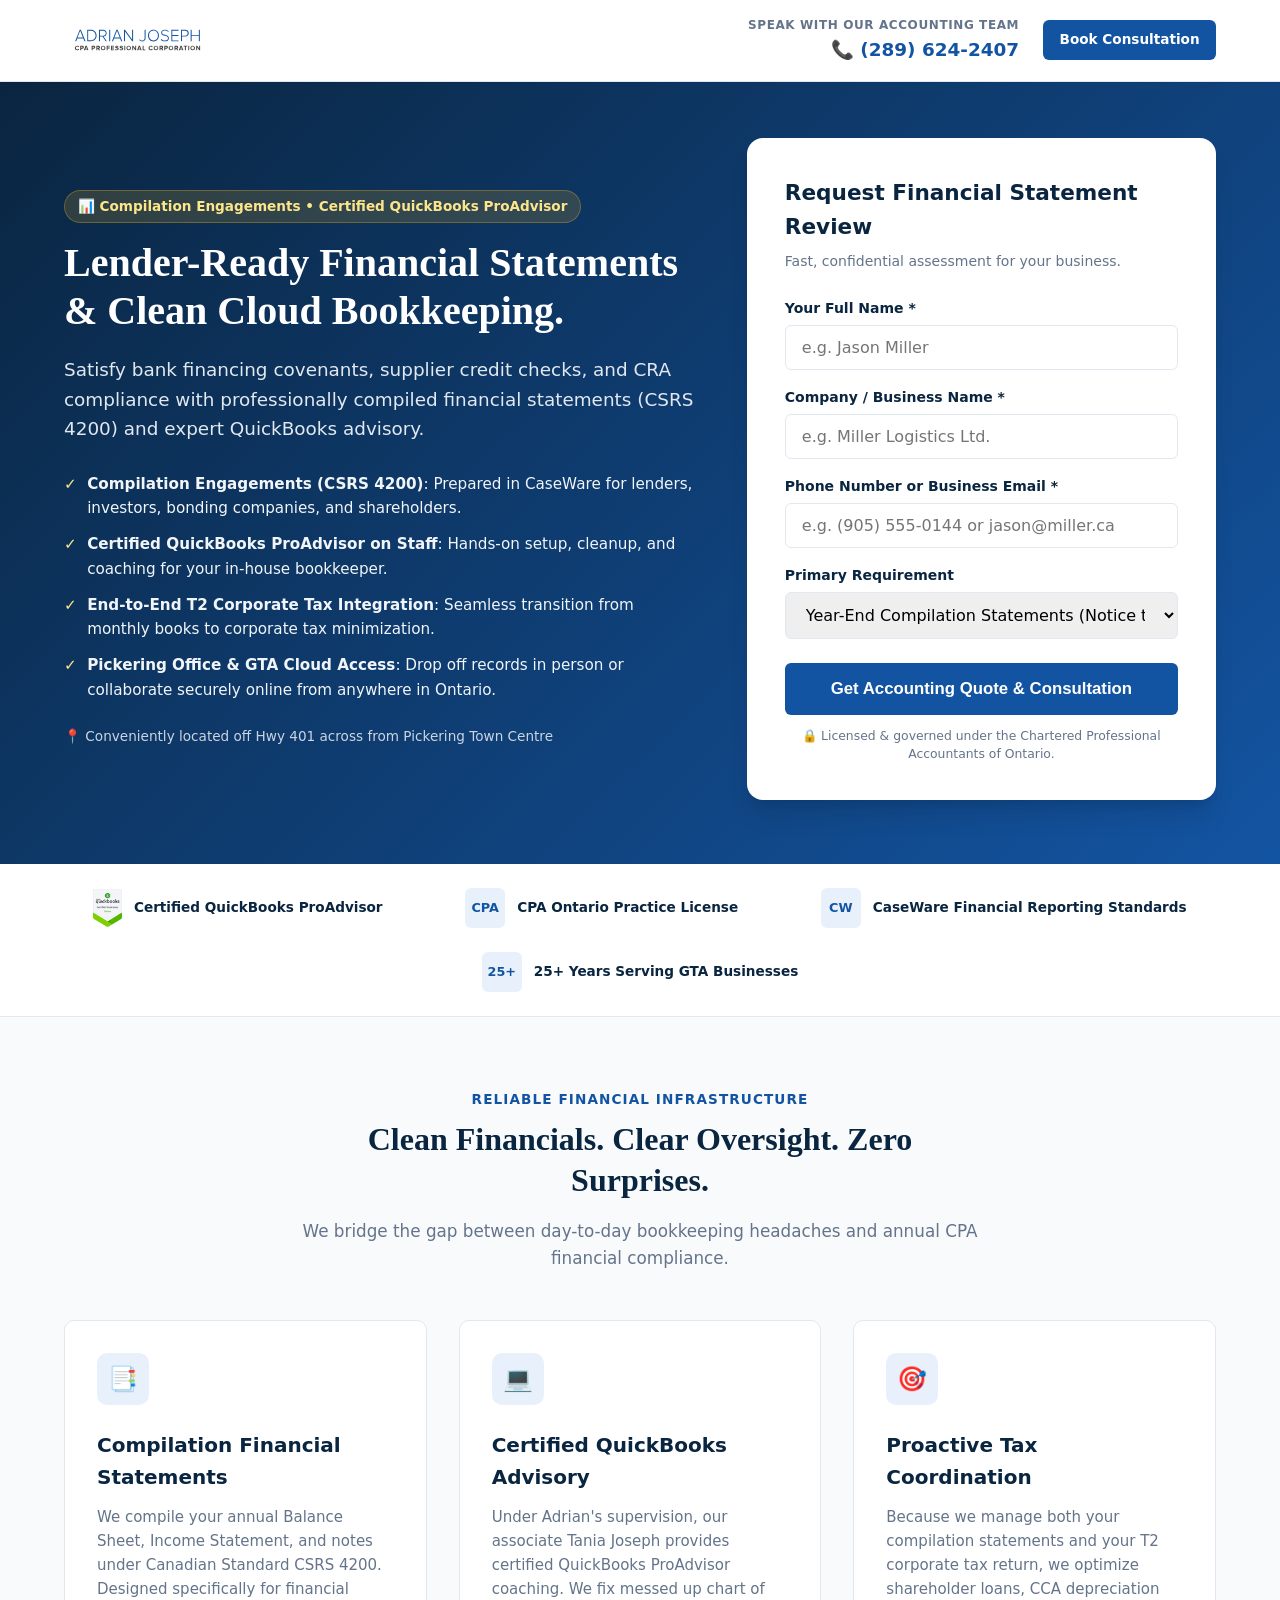
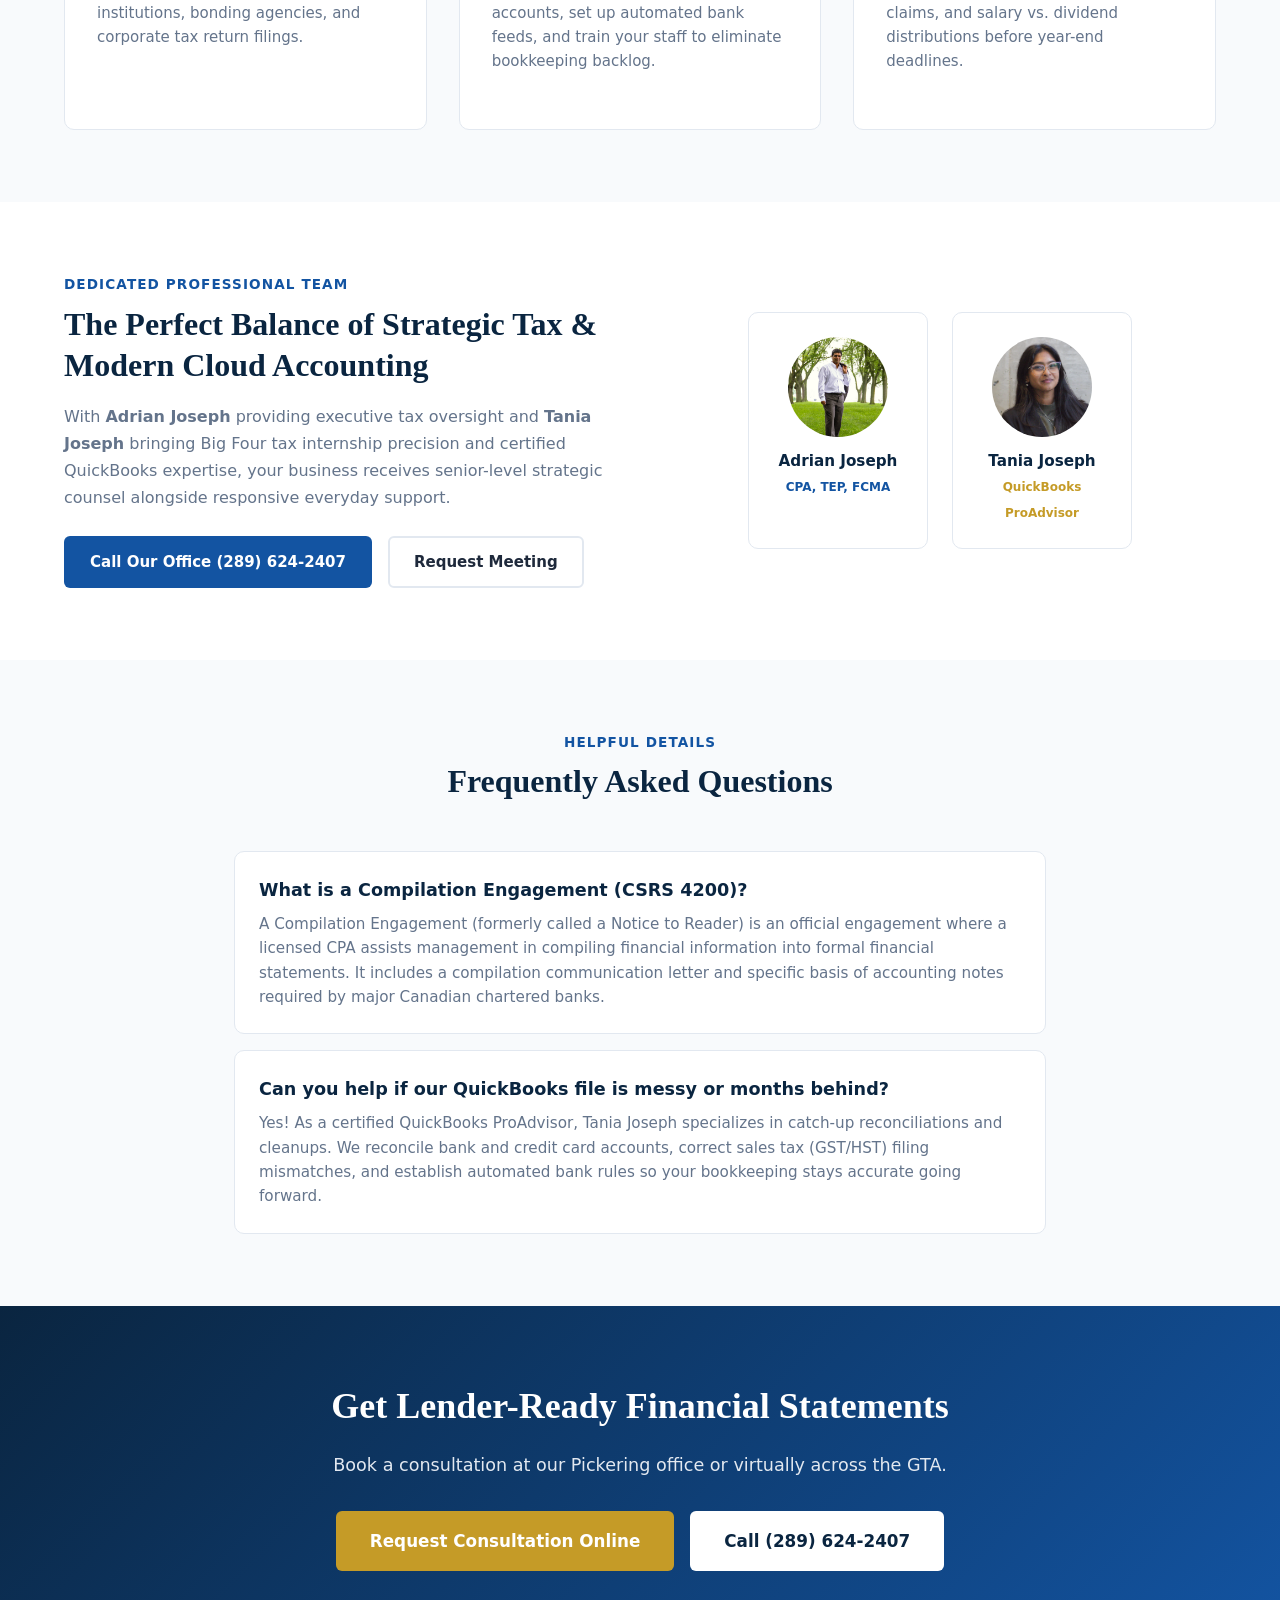
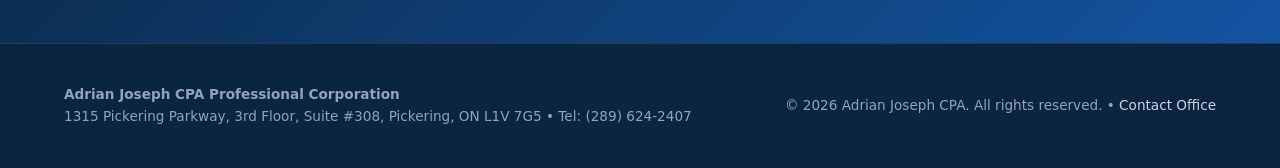
<file: landing/compilation-accounting.html>
<!DOCTYPE html>
<html lang="en-CA">
<head>
  <meta charset="UTF-8">
  <meta name="viewport" content="width=device-width, initial-scale=1.0">
  <title>Compilation Engagements & QuickBooks CPA | Adrian Joseph CPA | Pickering & GTA</title>
  <meta name="description" content="Lender-ready Compilation Engagement financial statements (CSRS 4200) and Certified QuickBooks ProAdvisor coaching for GTA businesses. Book a review today.">
  <link rel="stylesheet" href="../assets/css/style.css">
  <link rel="icon" type="image/svg+xml" href="../assets/images/logo.svg">
  <link rel="canonical" href="https://adrianjosephcpa.com/services/accounting-advisory.html">
  <meta name="robots" content="noindex, follow">
</head>
<body>

  <!-- Minimal Focused PPC Header -->
  <header class="landing-header">
    <div class="container">
      <a href="../index.html" class="site-logo" aria-label="Adrian Joseph CPA">
        <img src="../assets/images/logo.svg" alt="Adrian Joseph CPA Professional Corporation" style="height: 44px;">
      </a>
      <div class="landing-header-actions">
        <div class="landing-header-phone">
          <span class="label">Speak with Our Accounting Team</span>
          <a href="tel:2896242407" class="number">📞 (289) 624-2407</a>
        </div>
        <a href="#consultation" class="btn btn-primary btn-sm">Book Consultation</a>
      </div>
    </div>
  </header>

  <main id="main-content">

    <!-- Hero Section with Above-the-Fold Lead Capture Form -->
    <section class="landing-hero">
      <div class="container landing-hero-grid">
        <div>
          <div class="landing-tag">
            <span>📊 Compilation Engagements • Certified QuickBooks ProAdvisor</span>
          </div>
          <h1 class="landing-hero-title">
            Lender-Ready Financial Statements & Clean Cloud Bookkeeping.
          </h1>
          <p class="landing-hero-subtitle">
            Satisfy bank financing covenants, supplier credit checks, and CRA compliance with professionally compiled financial statements (CSRS 4200) and expert QuickBooks advisory.
          </p>

          <ul class="landing-check-list">
            <li class="landing-check-item">
              <span class="icon">✓</span>
              <span><strong>Compilation Engagements (CSRS 4200)</strong>: Prepared in CaseWare for lenders, investors, bonding companies, and shareholders.</span>
            </li>
            <li class="landing-check-item">
              <span class="icon">✓</span>
              <span><strong>Certified QuickBooks ProAdvisor on Staff</strong>: Hands-on setup, cleanup, and coaching for your in-house bookkeeper.</span>
            </li>
            <li class="landing-check-item">
              <span class="icon">✓</span>
              <span><strong>End-to-End T2 Corporate Tax Integration</strong>: Seamless transition from monthly books to corporate tax minimization.</span>
            </li>
            <li class="landing-check-item">
              <span class="icon">✓</span>
              <span><strong>Pickering Office & GTA Cloud Access</strong>: Drop off records in person or collaborate securely online from anywhere in Ontario.</span>
            </li>
          </ul>

          <div style="font-size: 0.85rem; color: #cbd5e1; margin-top: 1.5rem;">
            📍 Conveniently located off Hwy 401 across from Pickering Town Centre
          </div>
        </div>

        <!-- Above-The-Fold Lead Capture Form -->
        <div class="lead-capture-card" id="consultation">
          <div class="lead-capture-header">
            <h3>Request Financial Statement Review</h3>
            <p>Fast, confidential assessment for your business.</p>
          </div>

          <form data-consultation-form>
            <input type="hidden" name="lead_service" value="compilation_quickbooks">

            <div class="lead-field">
              <label for="lead-name">Your Full Name *</label>
              <input type="text" id="lead-name" class="form-control" placeholder="e.g. Jason Miller" required>
            </div>

            <div class="lead-field">
              <label for="lead-company">Company / Business Name *</label>
              <input type="text" id="lead-company" class="form-control" placeholder="e.g. Miller Logistics Ltd." required>
            </div>

            <div class="lead-field">
              <label for="lead-contact">Phone Number or Business Email *</label>
              <input type="text" id="lead-contact" class="form-control" placeholder="e.g. (905) 555-0144 or jason@miller.ca" required>
            </div>

            <div class="lead-field">
              <label for="lead-need">Primary Requirement</label>
              <select id="lead-need" class="form-control" required>
                <option value="year_end_compilation" selected>Year-End Compilation Statements (Notice to Reader)</option>
                <option value="quickbooks_cleanup">QuickBooks Online Setup & File Cleanup</option>
                <option value="bank_covenant">Bank Financing / Commercial Loan Requirements</option>
                <option value="full_bookkeeping">Full-Cycle Monthly Bookkeeping & Payroll</option>
              </select>
            </div>

            <button type="submit" class="btn btn-primary lead-btn">
              Get Accounting Quote & Consultation
            </button>
            <div class="lead-guarantee">
              🔒 Licensed & governed under the Chartered Professional Accountants of Ontario.
            </div>
          </form>
        </div>
      </div>
    </section>

    <!-- Credibility Bar with QuickBooks Badge -->
    <section class="trust-bar" aria-label="Credentials">
      <div class="container trust-badges">
        <div class="badge-item">
          <img src="../assets/images/quickbooks-proadvisor.jpg" alt="Certified QuickBooks ProAdvisor" style="height: 38px;">
          <div>Certified QuickBooks ProAdvisor</div>
        </div>
        <div class="badge-item">
          <div class="badge-icon-box">CPA</div>
          <div>CPA Ontario Practice License</div>
        </div>
        <div class="badge-item">
          <div class="badge-icon-box">CW</div>
          <div>CaseWare Financial Reporting Standards</div>
        </div>
        <div class="badge-item">
          <div class="badge-icon-box">25+</div>
          <div>25+ Years Serving GTA Businesses</div>
        </div>
      </div>
    </section>

    <!-- 3 Core Accounting Pillars -->
    <section class="section">
      <div class="container">
        <div class="section-header">
          <span class="section-tag">Reliable Financial Infrastructure</span>
          <h2 class="section-title">Clean Financials. Clear Oversight. Zero Surprises.</h2>
          <p class="section-desc">
            We bridge the gap between day-to-day bookkeeping headaches and annual CPA financial compliance.
          </p>
        </div>

        <div class="grid-3">
          <div class="card">
            <div class="card-icon">📑</div>
            <h3 class="card-title">Compilation Financial Statements</h3>
            <p class="card-text">
              We compile your annual Balance Sheet, Income Statement, and notes under Canadian Standard CSRS 4200. Designed specifically for financial institutions, bonding agencies, and corporate tax return filings.
            </p>
          </div>

          <div class="card">
            <div class="card-icon">💻</div>
            <h3 class="card-title">Certified QuickBooks Advisory</h3>
            <p class="card-text">
              Under Adrian's supervision, our associate Tania Joseph provides certified QuickBooks ProAdvisor coaching. We fix messed up chart of accounts, set up automated bank feeds, and train your staff to eliminate bookkeeping backlog.
            </p>
          </div>

          <div class="card">
            <div class="card-icon">🎯</div>
            <h3 class="card-title">Proactive Tax Coordination</h3>
            <p class="card-text">
              Because we manage both your compilation statements and your T2 corporate tax return, we optimize shareholder loans, CCA depreciation claims, and salary vs. dividend distributions before year-end deadlines.
            </p>
          </div>
        </div>
      </div>
    </section>

    <!-- Team Spotlight -->
    <section class="section section-alt">
      <div class="container">
        <div class="grid-2" style="align-items: center; gap: 3rem;">
          <div>
            <span class="section-tag">Dedicated Professional Team</span>
            <h2 class="section-title">The Perfect Balance of Strategic Tax & Modern Cloud Accounting</h2>
            <p style="color: var(--color-text-muted); margin-bottom: 1rem; line-height: 1.7;">
              With <strong>Adrian Joseph</strong> providing executive tax oversight and <strong>Tania Joseph</strong> bringing Big Four tax internship precision and certified QuickBooks expertise, your business receives senior-level strategic counsel alongside responsive everyday support.
            </p>
            <div style="display: flex; gap: 1rem; margin-top: 1.5rem;">
              <a href="tel:2896242407" class="btn btn-primary">Call Our Office (289) 624-2407</a>
              <a href="#consultation" class="btn btn-outline">Request Meeting</a>
            </div>
          </div>

          <div style="display: flex; gap: 1.5rem; justify-content: center;">
            <div style="background: #ffffff; border: 1px solid var(--color-border); border-radius: var(--radius-md); padding: 1.5rem; text-align: center; width: 180px;">
              <img src="../assets/images/adrian-joseph.jpg" alt="Adrian Joseph CPA" style="width: 100px; height: 100px; border-radius: 50%; object-fit: cover; margin: 0 auto 0.75rem;">
              <strong style="display: block; font-size: 0.95rem; color: var(--color-secondary);">Adrian Joseph</strong>
              <span style="font-size: 0.75rem; color: var(--color-primary); font-weight: 600;">CPA, TEP, FCMA</span>
            </div>
            <div style="background: #ffffff; border: 1px solid var(--color-border); border-radius: var(--radius-md); padding: 1.5rem; text-align: center; width: 180px;">
              <img src="../assets/images/tania-joseph.jpg" alt="Tania Joseph" style="width: 100px; height: 100px; border-radius: 50%; object-fit: cover; margin: 0 auto 0.75rem;">
              <strong style="display: block; font-size: 0.95rem; color: var(--color-secondary);">Tania Joseph</strong>
              <span style="font-size: 0.75rem; color: var(--color-accent); font-weight: 600;">QuickBooks ProAdvisor</span>
            </div>
          </div>
        </div>
      </div>
    </section>

    <!-- FAQ Accordion -->
    <section class="section">
      <div class="container container-narrow">
        <div class="section-header">
          <span class="section-tag">Helpful Details</span>
          <h2 class="section-title">Frequently Asked Questions</h2>
        </div>

        <div style="display: flex; flex-direction: column; gap: 1rem;">
          <div class="card" style="padding: 1.5rem;">
            <h4 style="font-size: 1.1rem; color: var(--color-secondary); margin-bottom: 0.5rem;">
              What is a Compilation Engagement (CSRS 4200)?
            </h4>
            <p style="font-size: 0.95rem; color: var(--color-text-muted); line-height: 1.6;">
              A Compilation Engagement (formerly called a Notice to Reader) is an official engagement where a licensed CPA assists management in compiling financial information into formal financial statements. It includes a compilation communication letter and specific basis of accounting notes required by major Canadian chartered banks.
            </p>
          </div>

          <div class="card" style="padding: 1.5rem;">
            <h4 style="font-size: 1.1rem; color: var(--color-secondary); margin-bottom: 0.5rem;">
              Can you help if our QuickBooks file is messy or months behind?
            </h4>
            <p style="font-size: 0.95rem; color: var(--color-text-muted); line-height: 1.6;">
              Yes! As a certified QuickBooks ProAdvisor, Tania Joseph specializes in catch-up reconciliations and cleanups. We reconcile bank and credit card accounts, correct sales tax (GST/HST) filing mismatches, and establish automated bank rules so your bookkeeping stays accurate going forward.
            </p>
          </div>
        </div>
      </div>
    </section>

    <!-- Bottom Conversion CTA -->
    <section class="section" style="background: linear-gradient(135deg, var(--color-secondary) 0%, #1354A2 100%); color: #ffffff; text-align: center;">
      <div class="container container-narrow">
        <h2 style="font-family: var(--font-serif); font-size: 2.25rem; color: #ffffff; margin-bottom: 1rem;">
          Get Lender-Ready Financial Statements
        </h2>
        <p style="font-size: 1.1rem; color: #e2e8f0; margin-bottom: 2rem;">
          Book a consultation at our Pickering office or virtually across the GTA.
        </p>
        <div style="display: flex; justify-content: center; gap: 1rem; flex-wrap: wrap;">
          <a href="#consultation" class="btn btn-accent btn-lg">Request Consultation Online</a>
          <a href="tel:2896242407" class="btn btn-white btn-lg">Call (289) 624-2407</a>
        </div>
      </div>
    </section>

  </main>

  <!-- Clean PPC Footer -->
  <footer style="background-color: var(--color-secondary); color: #94a3b8; padding: 2.5rem 0; font-size: 0.85rem; border-top: 1px solid rgba(255,255,255,0.1);">
    <div class="container" style="display: flex; justify-content: space-between; align-items: center; flex-wrap: wrap; gap: 1rem;">
      <div>
        <strong>Adrian Joseph CPA Professional Corporation</strong><br>
        1315 Pickering Parkway, 3rd Floor, Suite #308, Pickering, ON L1V 7G5 • Tel: (289) 624-2407
      </div>
      <div>
        © 2026 Adrian Joseph CPA. All rights reserved. • <a href="../contact.html" style="color: #cbd5e1;">Contact Office</a>
      </div>
    </div>
  </footer>

  <!-- Sticky Mobile Action Bar -->
  <div class="sticky-mobile-cta">
    <div class="sticky-mobile-cta-inner">
      <a href="tel:2896242407" class="btn btn-accent btn-sm">📞 Call Now</a>
      <a href="#consultation" class="btn btn-primary btn-sm">✉️ Book Consultation</a>
    </div>
  </div>

  <script src="../assets/js/main.js"></script>
</body>
</html>
</file>
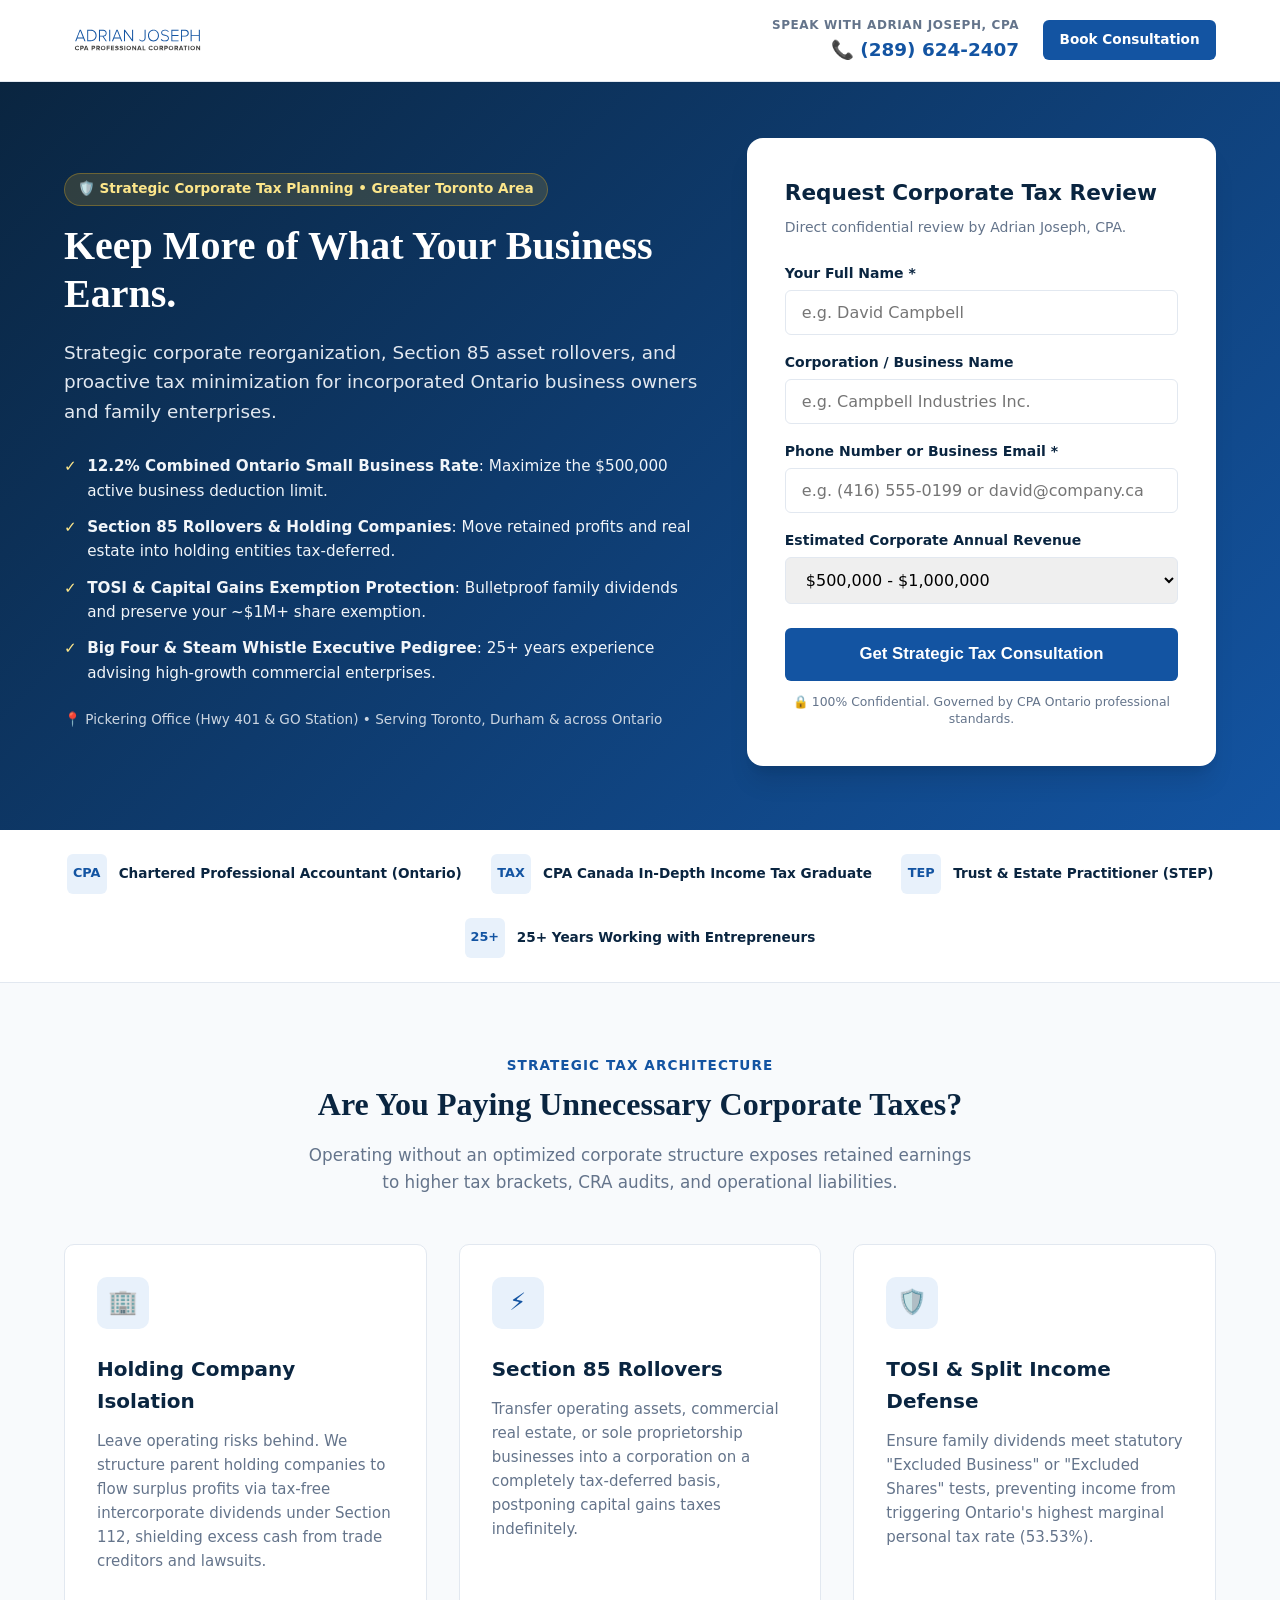
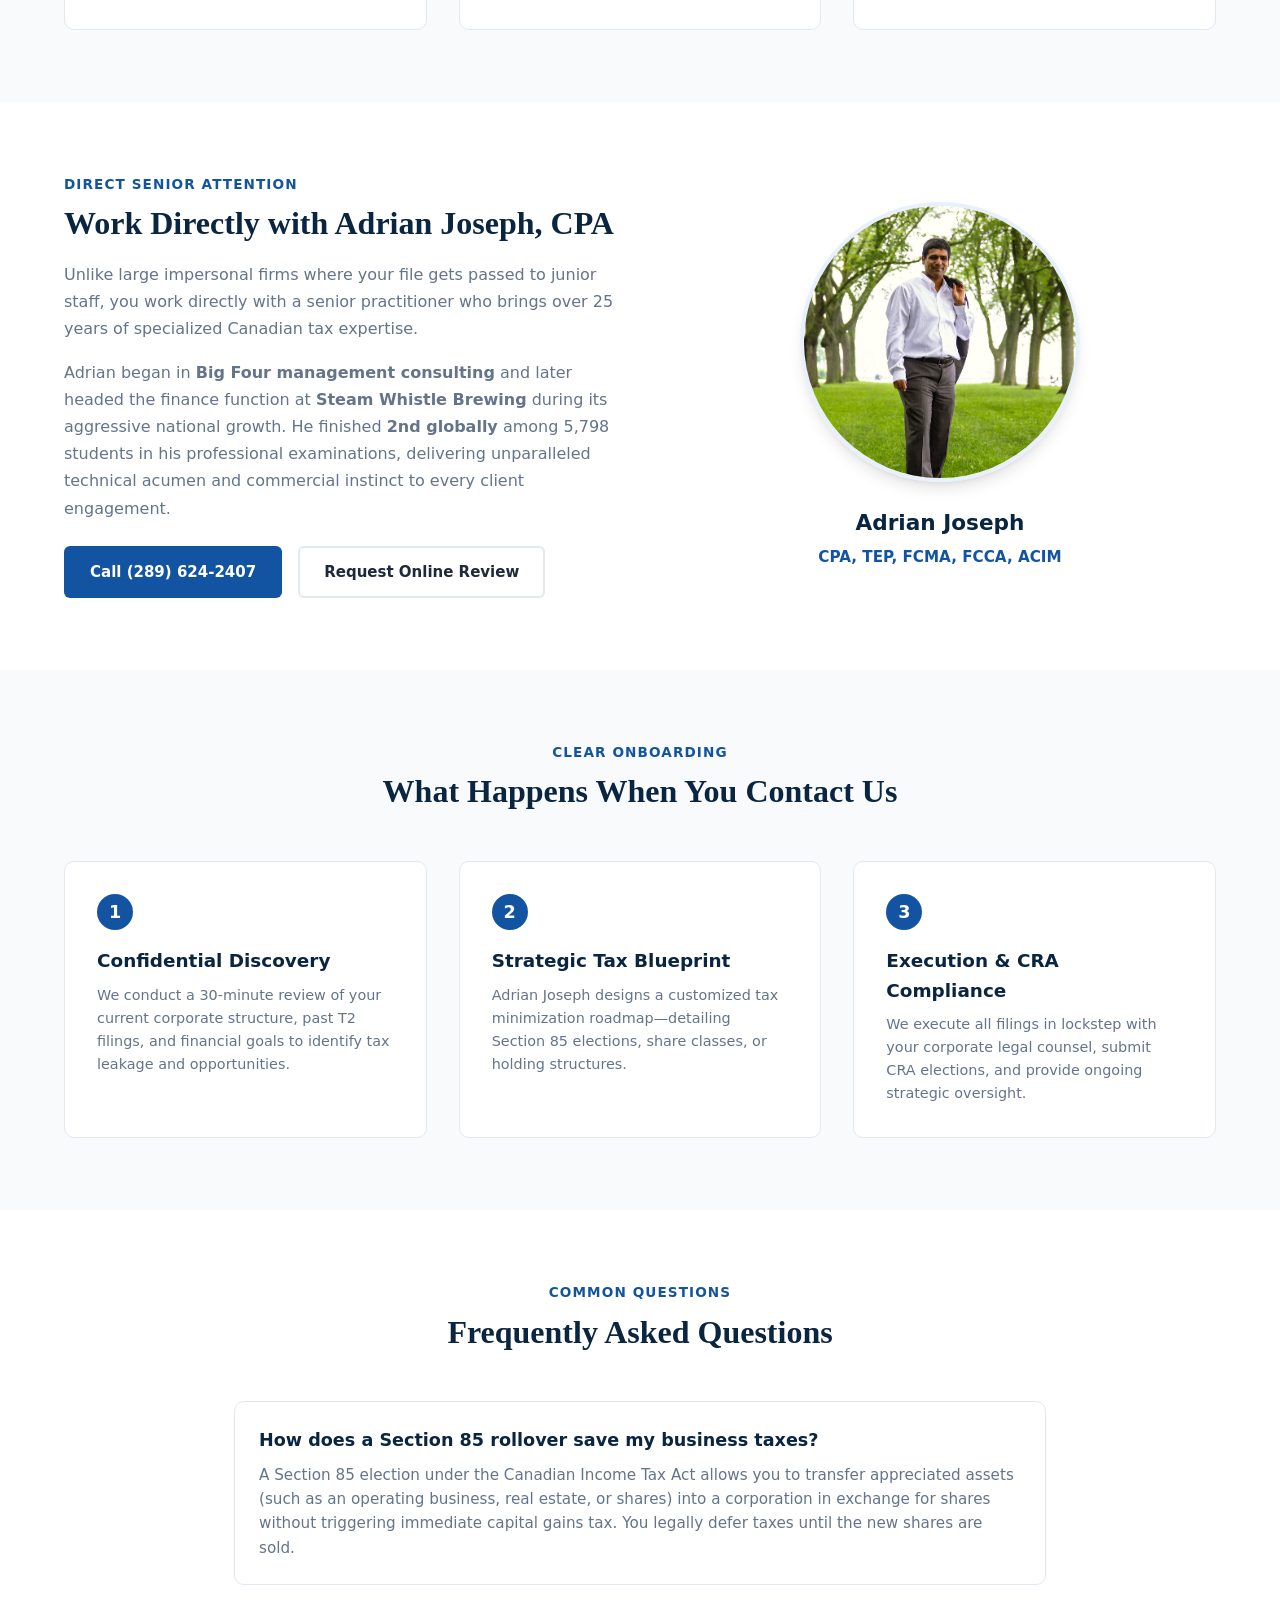
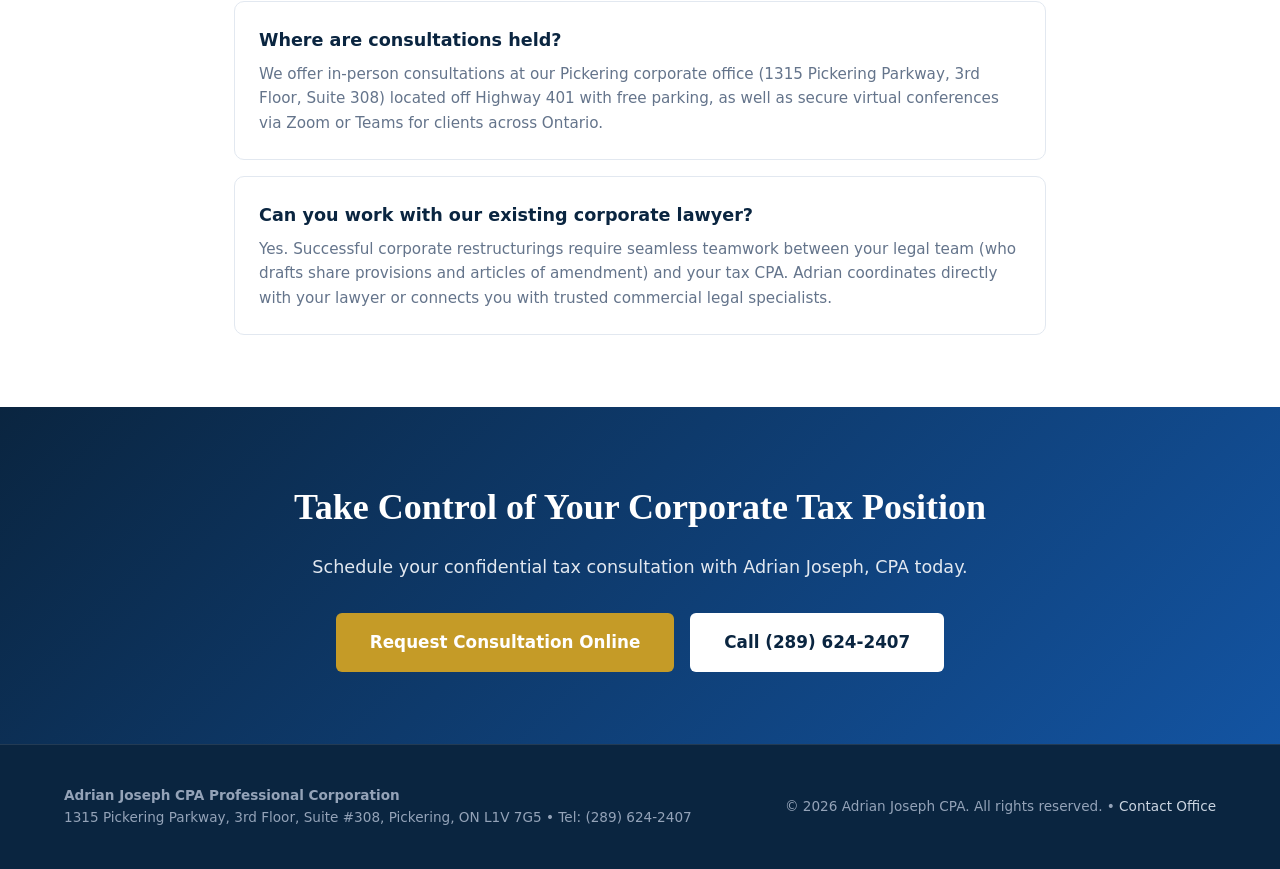
<file: landing/corporate-tax.html>
<!DOCTYPE html>
<html lang="en-CA">
<head>
  <meta charset="UTF-8">
  <meta name="viewport" content="width=device-width, initial-scale=1.0">
  <title>Corporate Tax & Reorganization CPA | Adrian Joseph CPA | Pickering & GTA</title>
  <meta name="description" content="Strategic Canadian corporate tax planning, Section 85 rollovers, holding company setups, and TOSI compliance for GTA business owners. Book a confidential consultation.">
  <link rel="stylesheet" href="../assets/css/style.css">
  <link rel="icon" type="image/svg+xml" href="../assets/images/logo.svg">
  <link rel="canonical" href="https://adrianjosephcpa.com/services/taxation.html">
  <meta name="robots" content="noindex, follow">
</head>
<body>

  <!-- Minimal Focused PPC Header (No conversion leaks) -->
  <header class="landing-header">
    <div class="container">
      <a href="../index.html" class="site-logo" aria-label="Adrian Joseph CPA">
        <img src="../assets/images/logo.svg" alt="Adrian Joseph CPA Professional Corporation" style="height: 44px;">
      </a>
      <div class="landing-header-actions">
        <div class="landing-header-phone">
          <span class="label">Speak with Adrian Joseph, CPA</span>
          <a href="tel:2896242407" class="number">📞 (289) 624-2407</a>
        </div>
        <a href="#consultation" class="btn btn-primary btn-sm">Book Consultation</a>
      </div>
    </div>
  </header>

  <main id="main-content">

    <!-- Hero Section with Above-the-Fold Lead Capture Form -->
    <section class="landing-hero">
      <div class="container landing-hero-grid">
        <div>
          <div class="landing-tag">
            <span>🛡️ Strategic Corporate Tax Planning • Greater Toronto Area</span>
          </div>
          <h1 class="landing-hero-title">
            Keep More of What Your Business Earns.
          </h1>
          <p class="landing-hero-subtitle">
            Strategic corporate reorganization, Section 85 asset rollovers, and proactive tax minimization for incorporated Ontario business owners and family enterprises.
          </p>

          <ul class="landing-check-list">
            <li class="landing-check-item">
              <span class="icon">✓</span>
              <span><strong>12.2% Combined Ontario Small Business Rate</strong>: Maximize the $500,000 active business deduction limit.</span>
            </li>
            <li class="landing-check-item">
              <span class="icon">✓</span>
              <span><strong>Section 85 Rollovers & Holding Companies</strong>: Move retained profits and real estate into holding entities tax-deferred.</span>
            </li>
            <li class="landing-check-item">
              <span class="icon">✓</span>
              <span><strong>TOSI & Capital Gains Exemption Protection</strong>: Bulletproof family dividends and preserve your ~$1M+ share exemption.</span>
            </li>
            <li class="landing-check-item">
              <span class="icon">✓</span>
              <span><strong>Big Four & Steam Whistle Executive Pedigree</strong>: 25+ years experience advising high-growth commercial enterprises.</span>
            </li>
          </ul>

          <div style="display: flex; gap: 1rem; align-items: center; margin-top: 1.5rem;">
            <div style="font-size: 0.85rem; color: #cbd5e1;">
              📍 Pickering Office (Hwy 401 & GO Station) • Serving Toronto, Durham & across Ontario
            </div>
          </div>
        </div>

        <!-- Above-The-Fold Lead Capture Form -->
        <div class="lead-capture-card" id="consultation">
          <div class="lead-capture-header">
            <h3>Request Corporate Tax Review</h3>
            <p>Direct confidential review by Adrian Joseph, CPA.</p>
          </div>

          <form data-consultation-form>
            <input type="hidden" name="lead_service" value="corporate_tax_reorg">
            
            <div class="lead-field">
              <label for="lead-name">Your Full Name *</label>
              <input type="text" id="lead-name" class="form-control" placeholder="e.g. David Campbell" required>
            </div>

            <div class="lead-field">
              <label for="lead-company">Corporation / Business Name</label>
              <input type="text" id="lead-company" class="form-control" placeholder="e.g. Campbell Industries Inc.">
            </div>

            <div class="lead-field">
              <label for="lead-contact">Phone Number or Business Email *</label>
              <input type="text" id="lead-contact" class="form-control" placeholder="e.g. (416) 555-0199 or david@company.ca" required>
            </div>

            <div class="lead-field">
              <label for="lead-revenue">Estimated Corporate Annual Revenue</label>
              <select id="lead-revenue" class="form-control">
                <option value="under_500k">$250,000 - $500,000</option>
                <option value="500k_1m" selected>$500,000 - $1,000,000</option>
                <option value="1m_5m">$1,000,000 - $5,000,000</option>
                <option value="over_5m">$5,000,000+</option>
              </select>
            </div>

            <button type="submit" class="btn btn-primary lead-btn">
              Get Strategic Tax Consultation
            </button>
            <div class="lead-guarantee">
              🔒 100% Confidential. Governed by CPA Ontario professional standards.
            </div>
          </form>
        </div>
      </div>
    </section>

    <!-- Credibility & Trust Bar -->
    <section class="trust-bar" aria-label="Credentials">
      <div class="container trust-badges">
        <div class="badge-item">
          <div class="badge-icon-box">CPA</div>
          <div>Chartered Professional Accountant (Ontario)</div>
        </div>
        <div class="badge-item">
          <div class="badge-icon-box">TAX</div>
          <div>CPA Canada In-Depth Income Tax Graduate</div>
        </div>
        <div class="badge-item">
          <div class="badge-icon-box">TEP</div>
          <div>Trust & Estate Practitioner (STEP)</div>
        </div>
        <div class="badge-item">
          <div class="badge-icon-box">25+</div>
          <div>25+ Years Working with Entrepreneurs</div>
        </div>
      </div>
    </section>

    <!-- Problem-Agitate-Solve: Why Restructure Now -->
    <section class="section">
      <div class="container">
        <div class="section-header">
          <span class="section-tag">Strategic Tax Architecture</span>
          <h2 class="section-title">Are You Paying Unnecessary Corporate Taxes?</h2>
          <p class="section-desc">
            Operating without an optimized corporate structure exposes retained earnings to higher tax brackets, CRA audits, and operational liabilities.
          </p>
        </div>

        <div class="grid-3">
          <div class="card">
            <div class="card-icon">🏢</div>
            <h3 class="card-title">Holding Company Isolation</h3>
            <p class="card-text">
              Leave operating risks behind. We structure parent holding companies to flow surplus profits via tax-free intercorporate dividends under Section 112, shielding excess cash from trade creditors and lawsuits.
            </p>
          </div>

          <div class="card">
            <div class="card-icon">⚡</div>
            <h3 class="card-title">Section 85 Rollovers</h3>
            <p class="card-text">
              Transfer operating assets, commercial real estate, or sole proprietorship businesses into a corporation on a completely tax-deferred basis, postponing capital gains taxes indefinitely.
            </p>
          </div>

          <div class="card">
            <div class="card-icon">🛡️</div>
            <h3 class="card-title">TOSI & Split Income Defense</h3>
            <p class="card-text">
              Ensure family dividends meet statutory "Excluded Business" or "Excluded Shares" tests, preventing income from triggering Ontario's highest marginal personal tax rate (53.53%).
            </p>
          </div>
        </div>
      </div>
    </section>

    <!-- The Practitioner Advantage -->
    <section class="section section-alt">
      <div class="container">
        <div class="grid-2" style="align-items: center; gap: 3rem;">
          <div>
            <span class="section-tag">Direct Senior Attention</span>
            <h2 class="section-title">Work Directly with Adrian Joseph, CPA</h2>
            <p style="color: var(--color-text-muted); margin-bottom: 1rem; line-height: 1.7;">
              Unlike large impersonal firms where your file gets passed to junior staff, you work directly with a senior practitioner who brings over 25 years of specialized Canadian tax expertise.
            </p>
            <p style="color: var(--color-text-muted); margin-bottom: 1.5rem; line-height: 1.7;">
              Adrian began in <strong>Big Four management consulting</strong> and later headed the finance function at <strong>Steam Whistle Brewing</strong> during its aggressive national growth. He finished <strong>2nd globally</strong> among 5,798 students in his professional examinations, delivering unparalleled technical acumen and commercial instinct to every client engagement.
            </p>
            <div style="display: flex; gap: 1rem; align-items: center;">
              <a href="tel:2896242407" class="btn btn-primary">Call (289) 624-2407</a>
              <a href="#consultation" class="btn btn-outline">Request Online Review</a>
            </div>
          </div>

          <div style="text-align: center;">
            <img src="../assets/images/adrian-joseph.jpg" alt="Adrian Joseph CPA" style="width: 280px; height: 280px; border-radius: 50%; object-fit: cover; margin: 0 auto 1.5rem; border: 4px solid var(--color-primary-light); box-shadow: var(--shadow-lg);">
            <h3 style="font-size: 1.35rem; color: var(--color-secondary); margin-bottom: 0.25rem;">Adrian Joseph</h3>
            <p style="color: var(--color-primary); font-weight: 600; font-size: 0.95rem;">CPA, TEP, FCMA, FCCA, ACIM</p>
          </div>
        </div>
      </div>
    </section>

    <!-- How the Process Works (3 Simple Steps) -->
    <section class="section">
      <div class="container">
        <div class="section-header">
          <span class="section-tag">Clear Onboarding</span>
          <h2 class="section-title">What Happens When You Contact Us</h2>
        </div>

        <div class="roadmap-grid">
          <div class="roadmap-card">
            <div class="roadmap-num">1</div>
            <h3 class="roadmap-title">Confidential Discovery</h3>
            <p class="roadmap-text">
              We conduct a 30-minute review of your current corporate structure, past T2 filings, and financial goals to identify tax leakage and opportunities.
            </p>
          </div>

          <div class="roadmap-card">
            <div class="roadmap-num">2</div>
            <h3 class="roadmap-title">Strategic Tax Blueprint</h3>
            <p class="roadmap-text">
              Adrian Joseph designs a customized tax minimization roadmap—detailing Section 85 elections, share classes, or holding structures.
            </p>
          </div>

          <div class="roadmap-card">
            <div class="roadmap-num">3</div>
            <h3 class="roadmap-title">Execution & CRA Compliance</h3>
            <p class="roadmap-text">
              We execute all filings in lockstep with your corporate legal counsel, submit CRA elections, and provide ongoing strategic oversight.
            </p>
          </div>
        </div>
      </div>
    </section>

    <!-- PPC FAQ Accordion -->
    <section class="section section-alt">
      <div class="container container-narrow">
        <div class="section-header">
          <span class="section-tag">Common Questions</span>
          <h2 class="section-title">Frequently Asked Questions</h2>
        </div>

        <div style="display: flex; flex-direction: column; gap: 1rem;">
          <div class="card" style="padding: 1.5rem;">
            <h4 style="font-size: 1.1rem; color: var(--color-secondary); margin-bottom: 0.5rem;">
              How does a Section 85 rollover save my business taxes?
            </h4>
            <p style="font-size: 0.95rem; color: var(--color-text-muted); line-height: 1.6;">
              A Section 85 election under the Canadian Income Tax Act allows you to transfer appreciated assets (such as an operating business, real estate, or shares) into a corporation in exchange for shares without triggering immediate capital gains tax. You legally defer taxes until the new shares are sold.
            </p>
          </div>

          <div class="card" style="padding: 1.5rem;">
            <h4 style="font-size: 1.1rem; color: var(--color-secondary); margin-bottom: 0.5rem;">
              Where are consultations held?
            </h4>
            <p style="font-size: 0.95rem; color: var(--color-text-muted); line-height: 1.6;">
              We offer in-person consultations at our Pickering corporate office (1315 Pickering Parkway, 3rd Floor, Suite 308) located off Highway 401 with free parking, as well as secure virtual conferences via Zoom or Teams for clients across Ontario.
            </p>
          </div>

          <div class="card" style="padding: 1.5rem;">
            <h4 style="font-size: 1.1rem; color: var(--color-secondary); margin-bottom: 0.5rem;">
              Can you work with our existing corporate lawyer?
            </h4>
            <p style="font-size: 0.95rem; color: var(--color-text-muted); line-height: 1.6;">
              Yes. Successful corporate restructurings require seamless teamwork between your legal team (who drafts share provisions and articles of amendment) and your tax CPA. Adrian coordinates directly with your lawyer or connects you with trusted commercial legal specialists.
            </p>
          </div>
        </div>
      </div>
    </section>

    <!-- Bottom Conversion CTA -->
    <section class="section" style="background: linear-gradient(135deg, var(--color-secondary) 0%, #1354A2 100%); color: #ffffff; text-align: center;">
      <div class="container container-narrow">
        <h2 style="font-family: var(--font-serif); font-size: 2.25rem; color: #ffffff; margin-bottom: 1rem;">
          Take Control of Your Corporate Tax Position
        </h2>
        <p style="font-size: 1.1rem; color: #e2e8f0; margin-bottom: 2rem;">
          Schedule your confidential tax consultation with Adrian Joseph, CPA today.
        </p>
        <div style="display: flex; justify-content: center; gap: 1rem; flex-wrap: wrap;">
          <a href="#consultation" class="btn btn-accent btn-lg">Request Consultation Online</a>
          <a href="tel:2896242407" class="btn btn-white btn-lg">Call (289) 624-2407</a>
        </div>
      </div>
    </section>

  </main>

  <!-- Clean PPC Footer -->
  <footer style="background-color: var(--color-secondary); color: #94a3b8; padding: 2.5rem 0; font-size: 0.85rem; border-top: 1px solid rgba(255,255,255,0.1);">
    <div class="container" style="display: flex; justify-content: space-between; align-items: center; flex-wrap: wrap; gap: 1rem;">
      <div>
        <strong>Adrian Joseph CPA Professional Corporation</strong><br>
        1315 Pickering Parkway, 3rd Floor, Suite #308, Pickering, ON L1V 7G5 • Tel: (289) 624-2407
      </div>
      <div>
        © 2026 Adrian Joseph CPA. All rights reserved. • <a href="../contact.html" style="color: #cbd5e1;">Contact Office</a>
      </div>
    </div>
  </footer>

  <!-- Sticky Mobile Action Bar -->
  <div class="sticky-mobile-cta">
    <div class="sticky-mobile-cta-inner">
      <a href="tel:2896242407" class="btn btn-accent btn-sm">📞 Call Now</a>
      <a href="#consultation" class="btn btn-primary btn-sm">✉️ Book Consultation</a>
    </div>
  </div>

  <script src="../assets/js/main.js"></script>
</body>
</html>
</file>
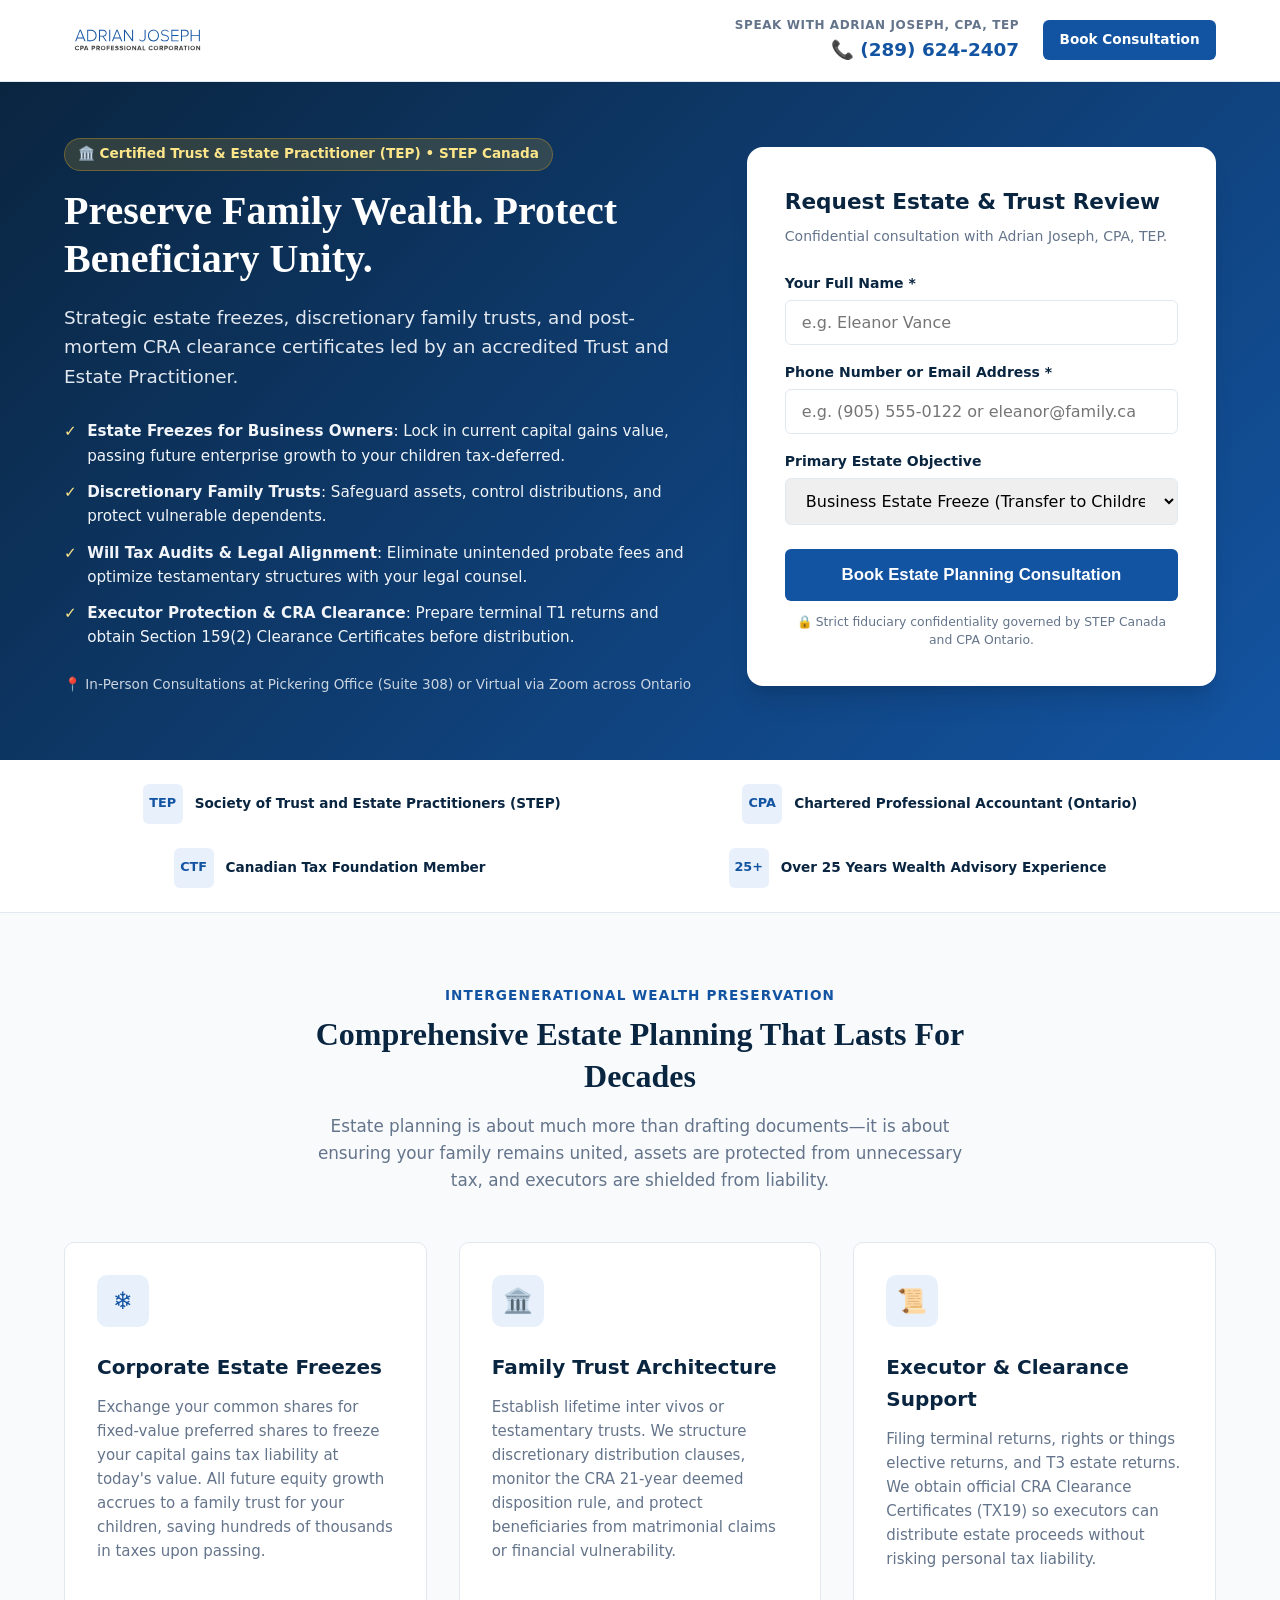
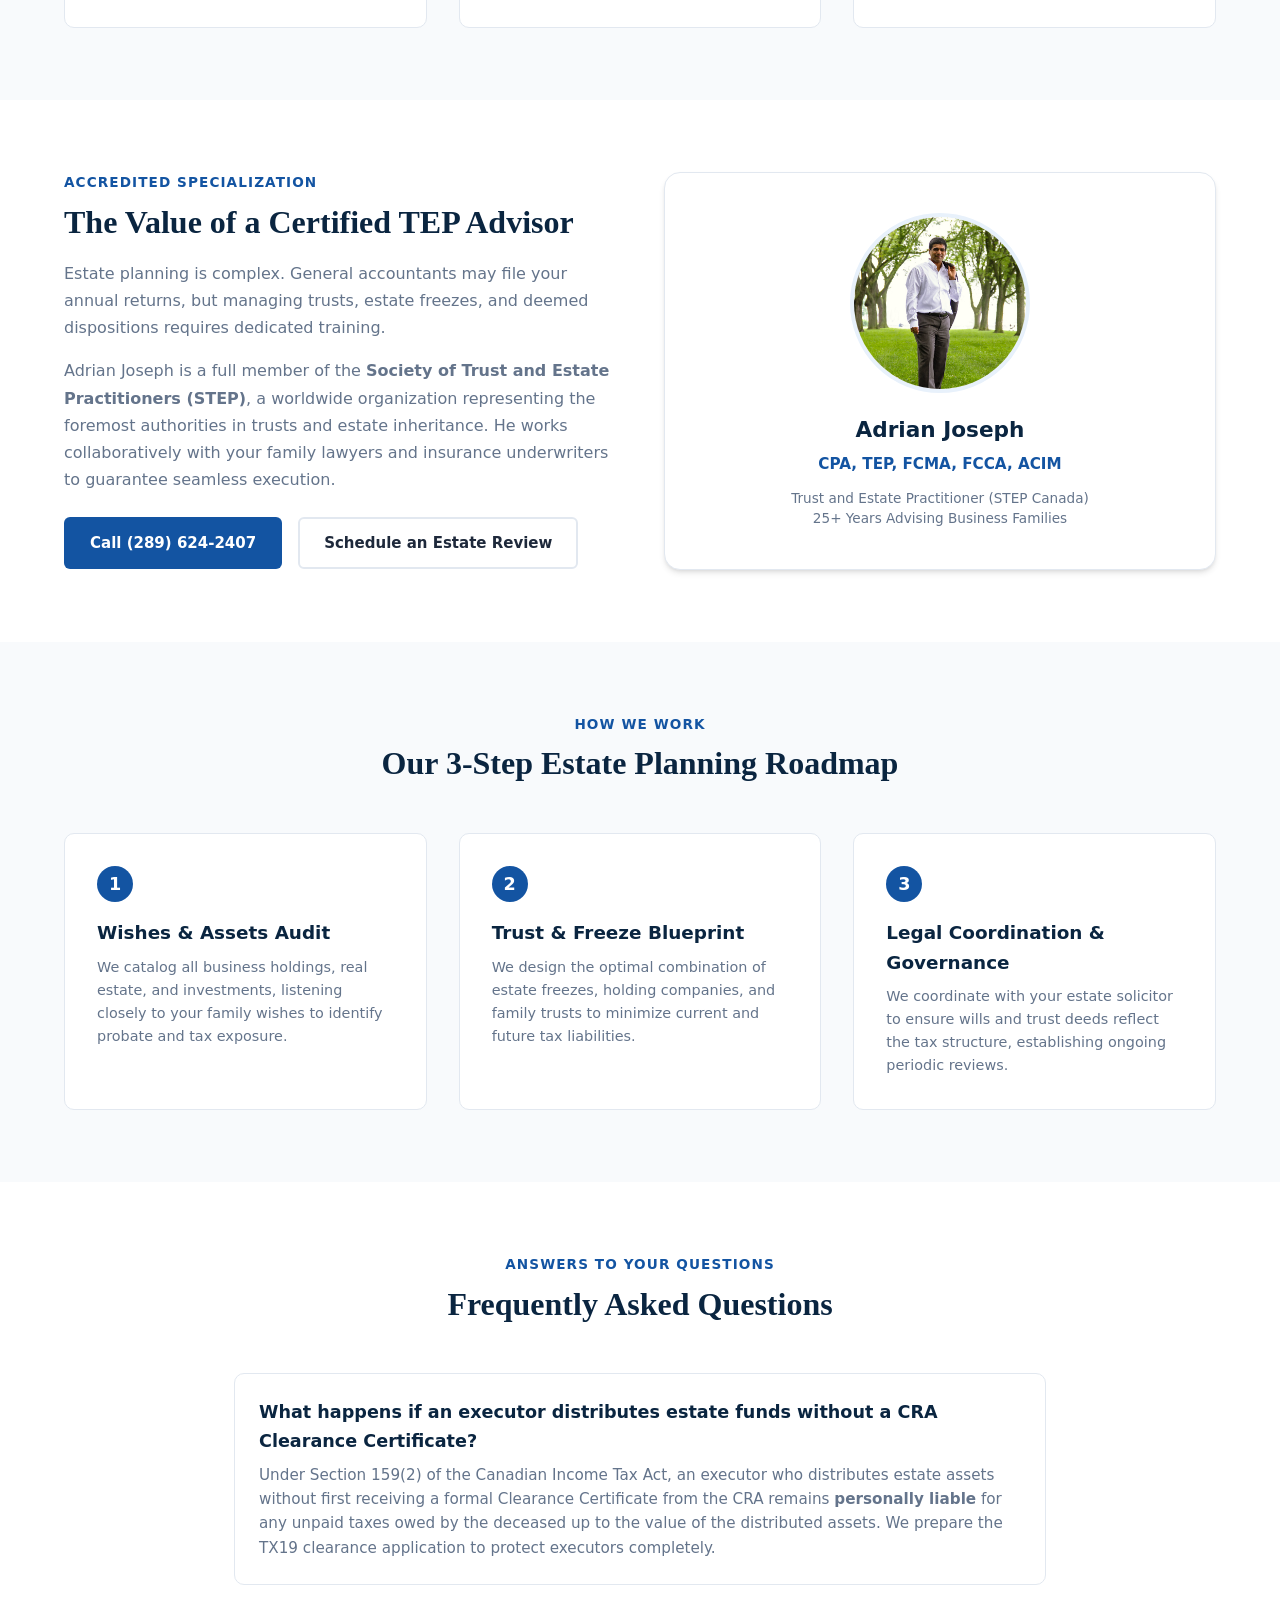
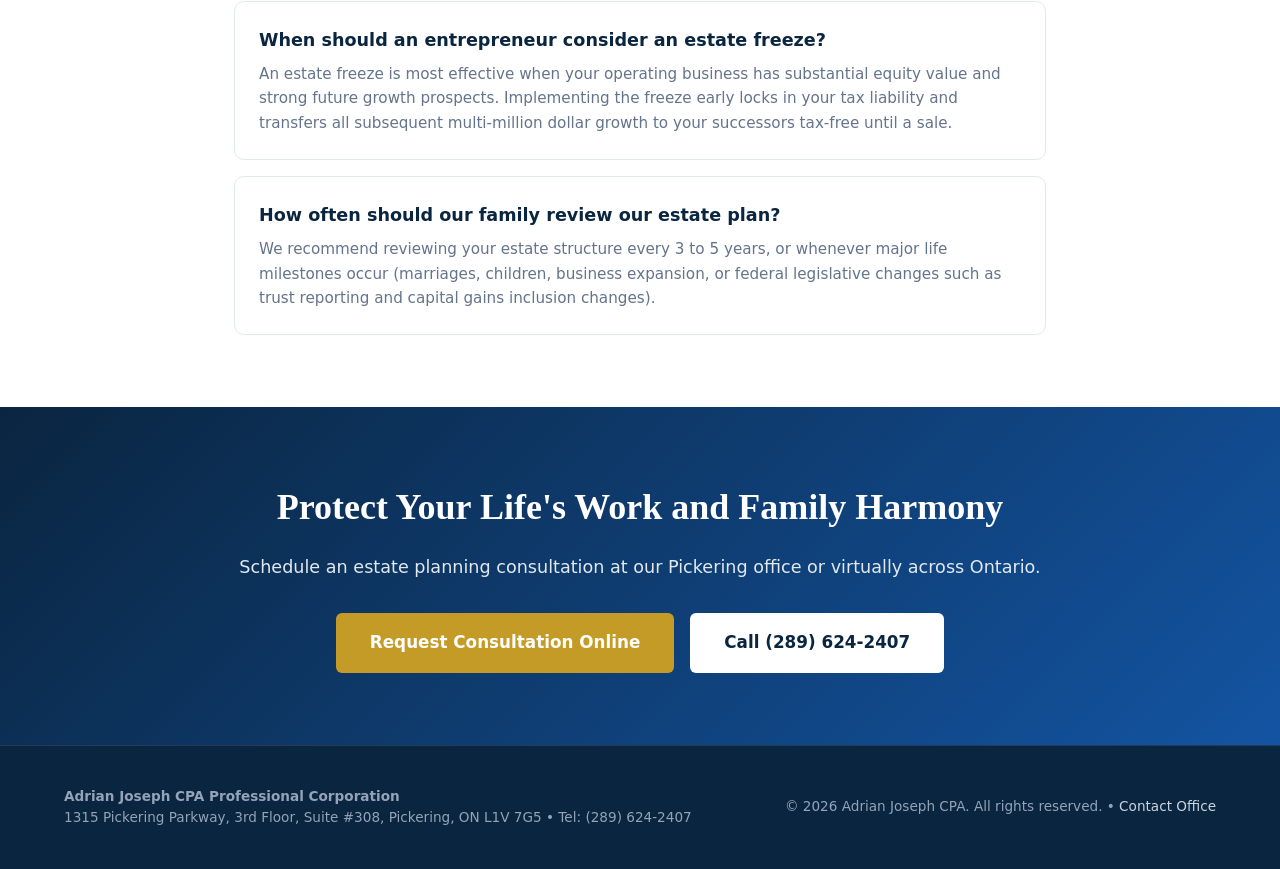
<file: landing/estate-trust.html>
<!DOCTYPE html>
<html lang="en-CA">
<head>
  <meta charset="UTF-8">
  <meta name="viewport" content="width=device-width, initial-scale=1.0">
  <title>Estate Freeze & Family Trust CPA | Adrian Joseph CPA, TEP | Pickering & GTA</title>
  <meta name="description" content="Certified Trust and Estate Practitioner (TEP) advisory for GTA families. Family trusts, estate freezes, will reviews, and CRA clearance certificates. Book a consultation.">
  <link rel="stylesheet" href="../assets/css/style.css">
  <link rel="icon" type="image/svg+xml" href="../assets/images/logo.svg">
  <link rel="canonical" href="https://adrianjosephcpa.com/services/estate-and-trust.html">
  <meta name="robots" content="noindex, follow">
</head>
<body>

  <!-- Minimal Focused PPC Header -->
  <header class="landing-header">
    <div class="container">
      <a href="../index.html" class="site-logo" aria-label="Adrian Joseph CPA">
        <img src="../assets/images/logo.svg" alt="Adrian Joseph CPA Professional Corporation" style="height: 44px;">
      </a>
      <div class="landing-header-actions">
        <div class="landing-header-phone">
          <span class="label">Speak with Adrian Joseph, CPA, TEP</span>
          <a href="tel:2896242407" class="number">📞 (289) 624-2407</a>
        </div>
        <a href="#consultation" class="btn btn-primary btn-sm">Book Consultation</a>
      </div>
    </div>
  </header>

  <main id="main-content">

    <!-- Hero Section with Above-the-Fold Lead Capture Form -->
    <section class="landing-hero">
      <div class="container landing-hero-grid">
        <div>
          <div class="landing-tag">
            <span>🏛️ Certified Trust & Estate Practitioner (TEP) • STEP Canada</span>
          </div>
          <h1 class="landing-hero-title">
            Preserve Family Wealth. Protect Beneficiary Unity.
          </h1>
          <p class="landing-hero-subtitle">
            Strategic estate freezes, discretionary family trusts, and post-mortem CRA clearance certificates led by an accredited Trust and Estate Practitioner.
          </p>

          <ul class="landing-check-list">
            <li class="landing-check-item">
              <span class="icon">✓</span>
              <span><strong>Estate Freezes for Business Owners</strong>: Lock in current capital gains value, passing future enterprise growth to your children tax-deferred.</span>
            </li>
            <li class="landing-check-item">
              <span class="icon">✓</span>
              <span><strong>Discretionary Family Trusts</strong>: Safeguard assets, control distributions, and protect vulnerable dependents.</span>
            </li>
            <li class="landing-check-item">
              <span class="icon">✓</span>
              <span><strong>Will Tax Audits & Legal Alignment</strong>: Eliminate unintended probate fees and optimize testamentary structures with your legal counsel.</span>
            </li>
            <li class="landing-check-item">
              <span class="icon">✓</span>
              <span><strong>Executor Protection & CRA Clearance</strong>: Prepare terminal T1 returns and obtain Section 159(2) Clearance Certificates before distribution.</span>
            </li>
          </ul>

          <div style="font-size: 0.85rem; color: #cbd5e1; margin-top: 1.5rem;">
            📍 In-Person Consultations at Pickering Office (Suite 308) or Virtual via Zoom across Ontario
          </div>
        </div>

        <!-- Above-The-Fold Lead Capture Form -->
        <div class="lead-capture-card" id="consultation">
          <div class="lead-capture-header">
            <h3>Request Estate & Trust Review</h3>
            <p>Confidential consultation with Adrian Joseph, CPA, TEP.</p>
          </div>

          <form data-consultation-form>
            <input type="hidden" name="lead_service" value="estate_trust_planning">

            <div class="lead-field">
              <label for="lead-name">Your Full Name *</label>
              <input type="text" id="lead-name" class="form-control" placeholder="e.g. Eleanor Vance" required>
            </div>

            <div class="lead-field">
              <label for="lead-contact">Phone Number or Email Address *</label>
              <input type="text" id="lead-contact" class="form-control" placeholder="e.g. (905) 555-0122 or eleanor@family.ca" required>
            </div>

            <div class="lead-field">
              <label for="lead-objective">Primary Estate Objective</label>
              <select id="lead-objective" class="form-control" required>
                <option value="estate_freeze" selected>Business Estate Freeze (Transfer to Children)</option>
                <option value="family_trust">Establish a Discretionary Family Trust</option>
                <option value="executor_support">Executor Support & Terminal Tax Filings</option>
                <option value="will_review">Will Tax Review & Probate Optimization</option>
                <option value="clearance_cert">CRA Section 159(2) Clearance Certificate</option>
              </select>
            </div>

            <button type="submit" class="btn btn-primary lead-btn">
              Book Estate Planning Consultation
            </button>
            <div class="lead-guarantee">
              🔒 Strict fiduciary confidentiality governed by STEP Canada and CPA Ontario.
            </div>
          </form>
        </div>
      </div>
    </section>

    <!-- Credentials Bar -->
    <section class="trust-bar" aria-label="Credentials">
      <div class="container trust-badges">
        <div class="badge-item">
          <div class="badge-icon-box">TEP</div>
          <div>Society of Trust and Estate Practitioners (STEP)</div>
        </div>
        <div class="badge-item">
          <div class="badge-icon-box">CPA</div>
          <div>Chartered Professional Accountant (Ontario)</div>
        </div>
        <div class="badge-item">
          <div class="badge-icon-box">CTF</div>
          <div>Canadian Tax Foundation Member</div>
        </div>
        <div class="badge-item">
          <div class="badge-icon-box">25+</div>
          <div>Over 25 Years Wealth Advisory Experience</div>
        </div>
      </div>
    </section>

    <!-- 3 Core Solutions Grid -->
    <section class="section">
      <div class="container">
        <div class="section-header">
          <span class="section-tag">Intergenerational Wealth Preservation</span>
          <h2 class="section-title">Comprehensive Estate Planning That Lasts For Decades</h2>
          <p class="section-desc">
            Estate planning is about much more than drafting documents—it is about ensuring your family remains united, assets are protected from unnecessary tax, and executors are shielded from liability.
          </p>
        </div>

        <div class="grid-3">
          <div class="card">
            <div class="card-icon">❄️</div>
            <h3 class="card-title">Corporate Estate Freezes</h3>
            <p class="card-text">
              Exchange your common shares for fixed-value preferred shares to freeze your capital gains tax liability at today's value. All future equity growth accrues to a family trust for your children, saving hundreds of thousands in taxes upon passing.
            </p>
          </div>

          <div class="card">
            <div class="card-icon">🏛️</div>
            <h3 class="card-title">Family Trust Architecture</h3>
            <p class="card-text">
              Establish lifetime inter vivos or testamentary trusts. We structure discretionary distribution clauses, monitor the CRA 21-year deemed disposition rule, and protect beneficiaries from matrimonial claims or financial vulnerability.
            </p>
          </div>

          <div class="card">
            <div class="card-icon">📜</div>
            <h3 class="card-title">Executor & Clearance Support</h3>
            <p class="card-text">
              Filing terminal returns, rights or things elective returns, and T3 estate returns. We obtain official CRA Clearance Certificates (TX19) so executors can distribute estate proceeds without risking personal tax liability.
            </p>
          </div>
        </div>
      </div>
    </section>

    <!-- Why TEP Matters -->
    <section class="section section-alt">
      <div class="container">
        <div class="grid-2" style="align-items: center; gap: 3rem;">
          <div>
            <span class="section-tag">Accredited Specialization</span>
            <h2 class="section-title">The Value of a Certified TEP Advisor</h2>
            <p style="color: var(--color-text-muted); margin-bottom: 1rem; line-height: 1.7;">
              Estate planning is complex. General accountants may file your annual returns, but managing trusts, estate freezes, and deemed dispositions requires dedicated training.
            </p>
            <p style="color: var(--color-text-muted); margin-bottom: 1.5rem; line-height: 1.7;">
              Adrian Joseph is a full member of the <strong>Society of Trust and Estate Practitioners (STEP)</strong>, a worldwide organization representing the foremost authorities in trusts and estate inheritance. He works collaboratively with your family lawyers and insurance underwriters to guarantee seamless execution.
            </p>
            <div style="display: flex; gap: 1rem;">
              <a href="tel:2896242407" class="btn btn-primary">Call (289) 624-2407</a>
              <a href="#consultation" class="btn btn-outline">Schedule an Estate Review</a>
            </div>
          </div>

          <div style="background: #ffffff; border: 1px solid var(--color-border); border-radius: var(--radius-lg); padding: 2.5rem; box-shadow: var(--shadow-md); text-align: center;">
            <img src="../assets/images/adrian-joseph.jpg" alt="Adrian Joseph, CPA, TEP" style="width: 180px; height: 180px; border-radius: 50%; object-fit: cover; margin: 0 auto 1.25rem; border: 4px solid var(--color-primary-light);">
            <h3 style="font-size: 1.35rem; color: var(--color-secondary); margin-bottom: 0.25rem;">Adrian Joseph</h3>
            <p style="color: var(--color-primary); font-weight: 700; font-size: 0.95rem; margin-bottom: 0.75rem;">CPA, TEP, FCMA, FCCA, ACIM</p>
            <p style="font-size: 0.85rem; color: var(--color-text-muted); line-height: 1.5;">
              Trust and Estate Practitioner (STEP Canada)<br>
              25+ Years Advising Business Families
            </p>
          </div>
        </div>
      </div>
    </section>

    <!-- 3 Simple Steps -->
    <section class="section">
      <div class="container">
        <div class="section-header">
          <span class="section-tag">How We Work</span>
          <h2 class="section-title">Our 3-Step Estate Planning Roadmap</h2>
        </div>

        <div class="roadmap-grid">
          <div class="roadmap-card">
            <div class="roadmap-num">1</div>
            <h3 class="roadmap-title">Wishes & Assets Audit</h3>
            <p class="roadmap-text">
              We catalog all business holdings, real estate, and investments, listening closely to your family wishes to identify probate and tax exposure.
            </p>
          </div>

          <div class="roadmap-card">
            <div class="roadmap-num">2</div>
            <h3 class="roadmap-title">Trust & Freeze Blueprint</h3>
            <p class="roadmap-text">
              We design the optimal combination of estate freezes, holding companies, and family trusts to minimize current and future tax liabilities.
            </p>
          </div>

          <div class="roadmap-card">
            <div class="roadmap-num">3</div>
            <h3 class="roadmap-title">Legal Coordination & Governance</h3>
            <p class="roadmap-text">
              We coordinate with your estate solicitor to ensure wills and trust deeds reflect the tax structure, establishing ongoing periodic reviews.
            </p>
          </div>
        </div>
      </div>
    </section>

    <!-- FAQ Accordion -->
    <section class="section section-alt">
      <div class="container container-narrow">
        <div class="section-header">
          <span class="section-tag">Answers to Your Questions</span>
          <h2 class="section-title">Frequently Asked Questions</h2>
        </div>

        <div style="display: flex; flex-direction: column; gap: 1rem;">
          <div class="card" style="padding: 1.5rem;">
            <h4 style="font-size: 1.1rem; color: var(--color-secondary); margin-bottom: 0.5rem;">
              What happens if an executor distributes estate funds without a CRA Clearance Certificate?
            </h4>
            <p style="font-size: 0.95rem; color: var(--color-text-muted); line-height: 1.6;">
              Under Section 159(2) of the Canadian Income Tax Act, an executor who distributes estate assets without first receiving a formal Clearance Certificate from the CRA remains <strong>personally liable</strong> for any unpaid taxes owed by the deceased up to the value of the distributed assets. We prepare the TX19 clearance application to protect executors completely.
            </p>
          </div>

          <div class="card" style="padding: 1.5rem;">
            <h4 style="font-size: 1.1rem; color: var(--color-secondary); margin-bottom: 0.5rem;">
              When should an entrepreneur consider an estate freeze?
            </h4>
            <p style="font-size: 0.95rem; color: var(--color-text-muted); line-height: 1.6;">
              An estate freeze is most effective when your operating business has substantial equity value and strong future growth prospects. Implementing the freeze early locks in your tax liability and transfers all subsequent multi-million dollar growth to your successors tax-free until a sale.
            </p>
          </div>

          <div class="card" style="padding: 1.5rem;">
            <h4 style="font-size: 1.1rem; color: var(--color-secondary); margin-bottom: 0.5rem;">
              How often should our family review our estate plan?
            </h4>
            <p style="font-size: 0.95rem; color: var(--color-text-muted); line-height: 1.6;">
              We recommend reviewing your estate structure every 3 to 5 years, or whenever major life milestones occur (marriages, children, business expansion, or federal legislative changes such as trust reporting and capital gains inclusion changes).
            </p>
          </div>
        </div>
      </div>
    </section>

    <!-- Bottom Conversion CTA -->
    <section class="section" style="background: linear-gradient(135deg, var(--color-secondary) 0%, #1354A2 100%); color: #ffffff; text-align: center;">
      <div class="container container-narrow">
        <h2 style="font-family: var(--font-serif); font-size: 2.25rem; color: #ffffff; margin-bottom: 1rem;">
          Protect Your Life's Work and Family Harmony
        </h2>
        <p style="font-size: 1.1rem; color: #e2e8f0; margin-bottom: 2rem;">
          Schedule an estate planning consultation at our Pickering office or virtually across Ontario.
        </p>
        <div style="display: flex; justify-content: center; gap: 1rem; flex-wrap: wrap;">
          <a href="#consultation" class="btn btn-accent btn-lg">Request Consultation Online</a>
          <a href="tel:2896242407" class="btn btn-white btn-lg">Call (289) 624-2407</a>
        </div>
      </div>
    </section>

  </main>

  <!-- Clean PPC Footer -->
  <footer style="background-color: var(--color-secondary); color: #94a3b8; padding: 2.5rem 0; font-size: 0.85rem; border-top: 1px solid rgba(255,255,255,0.1);">
    <div class="container" style="display: flex; justify-content: space-between; align-items: center; flex-wrap: wrap; gap: 1rem;">
      <div>
        <strong>Adrian Joseph CPA Professional Corporation</strong><br>
        1315 Pickering Parkway, 3rd Floor, Suite #308, Pickering, ON L1V 7G5 • Tel: (289) 624-2407
      </div>
      <div>
        © 2026 Adrian Joseph CPA. All rights reserved. • <a href="../contact.html" style="color: #cbd5e1;">Contact Office</a>
      </div>
    </div>
  </footer>

  <!-- Sticky Mobile Action Bar -->
  <div class="sticky-mobile-cta">
    <div class="sticky-mobile-cta-inner">
      <a href="tel:2896242407" class="btn btn-accent btn-sm">📞 Call Now</a>
      <a href="#consultation" class="btn btn-primary btn-sm">✉️ Book Consultation</a>
    </div>
  </div>

  <script src="../assets/js/main.js"></script>
</body>
</html>
</file>
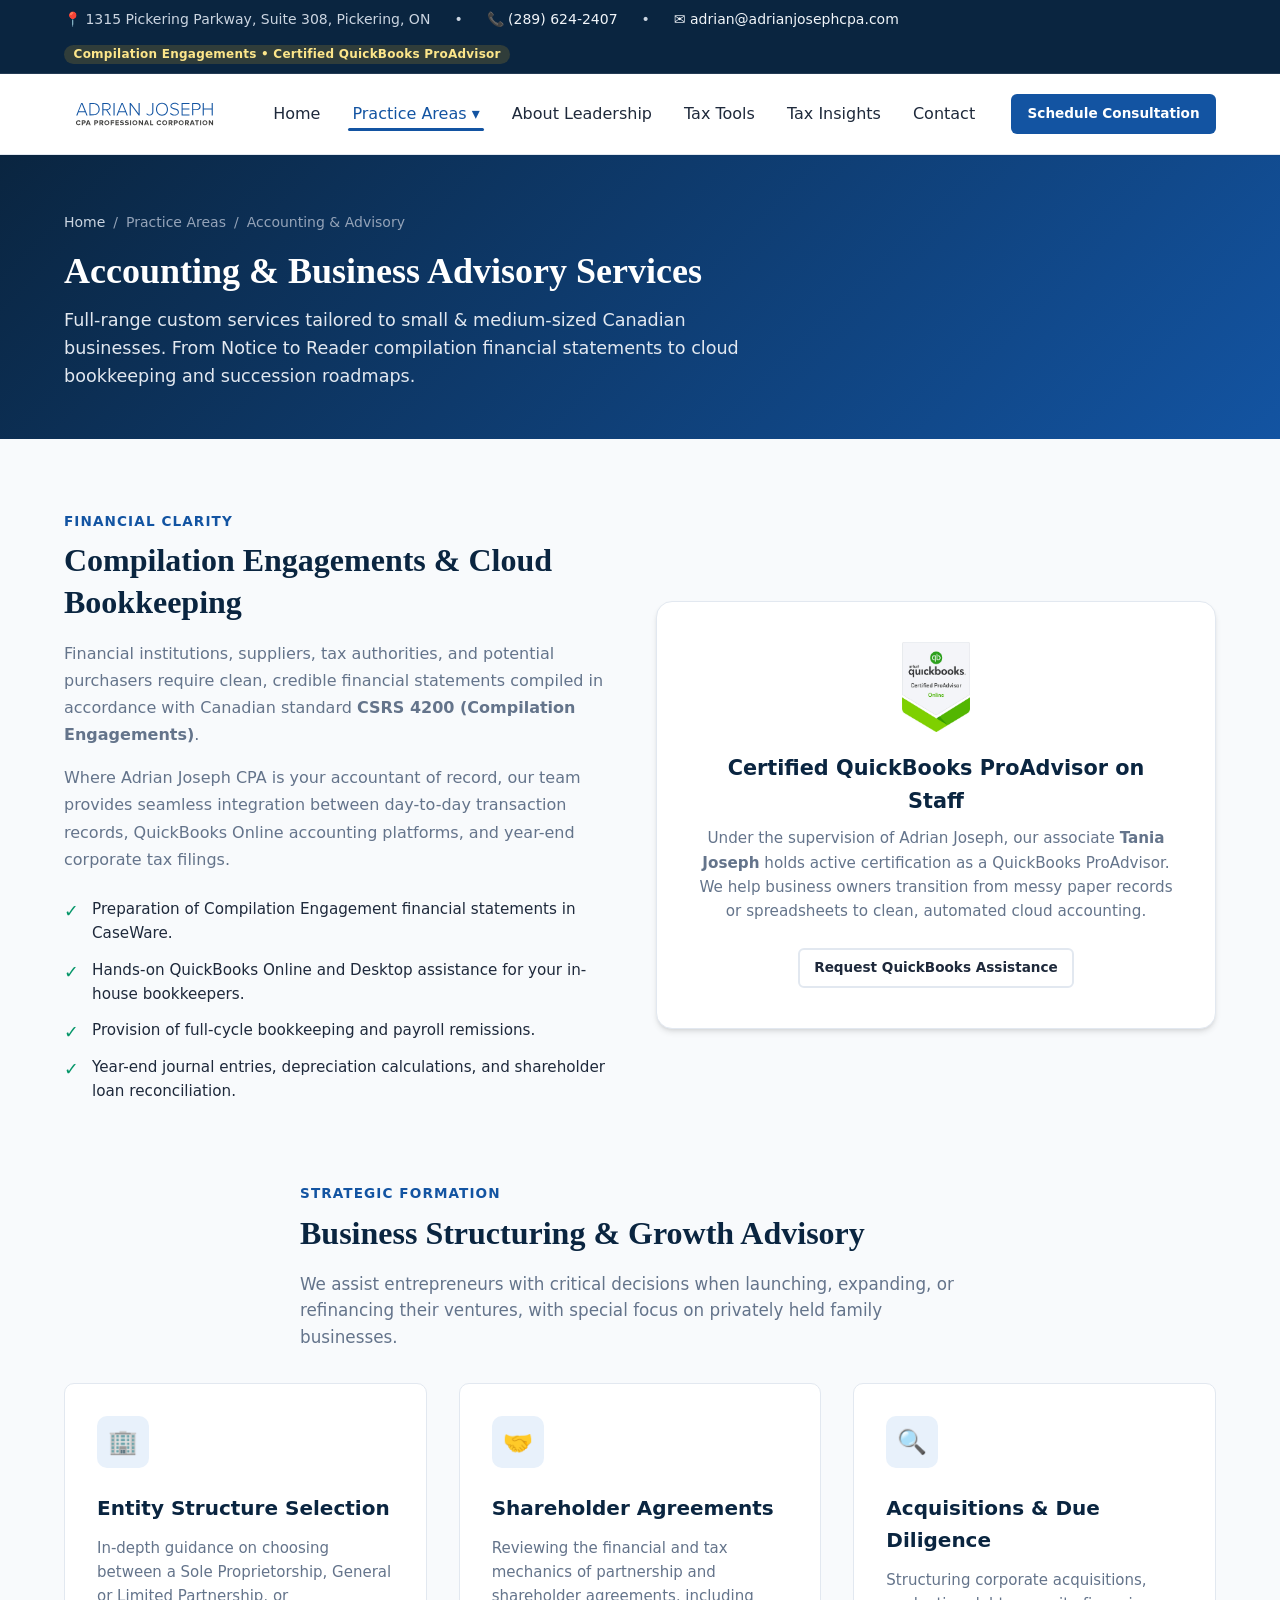
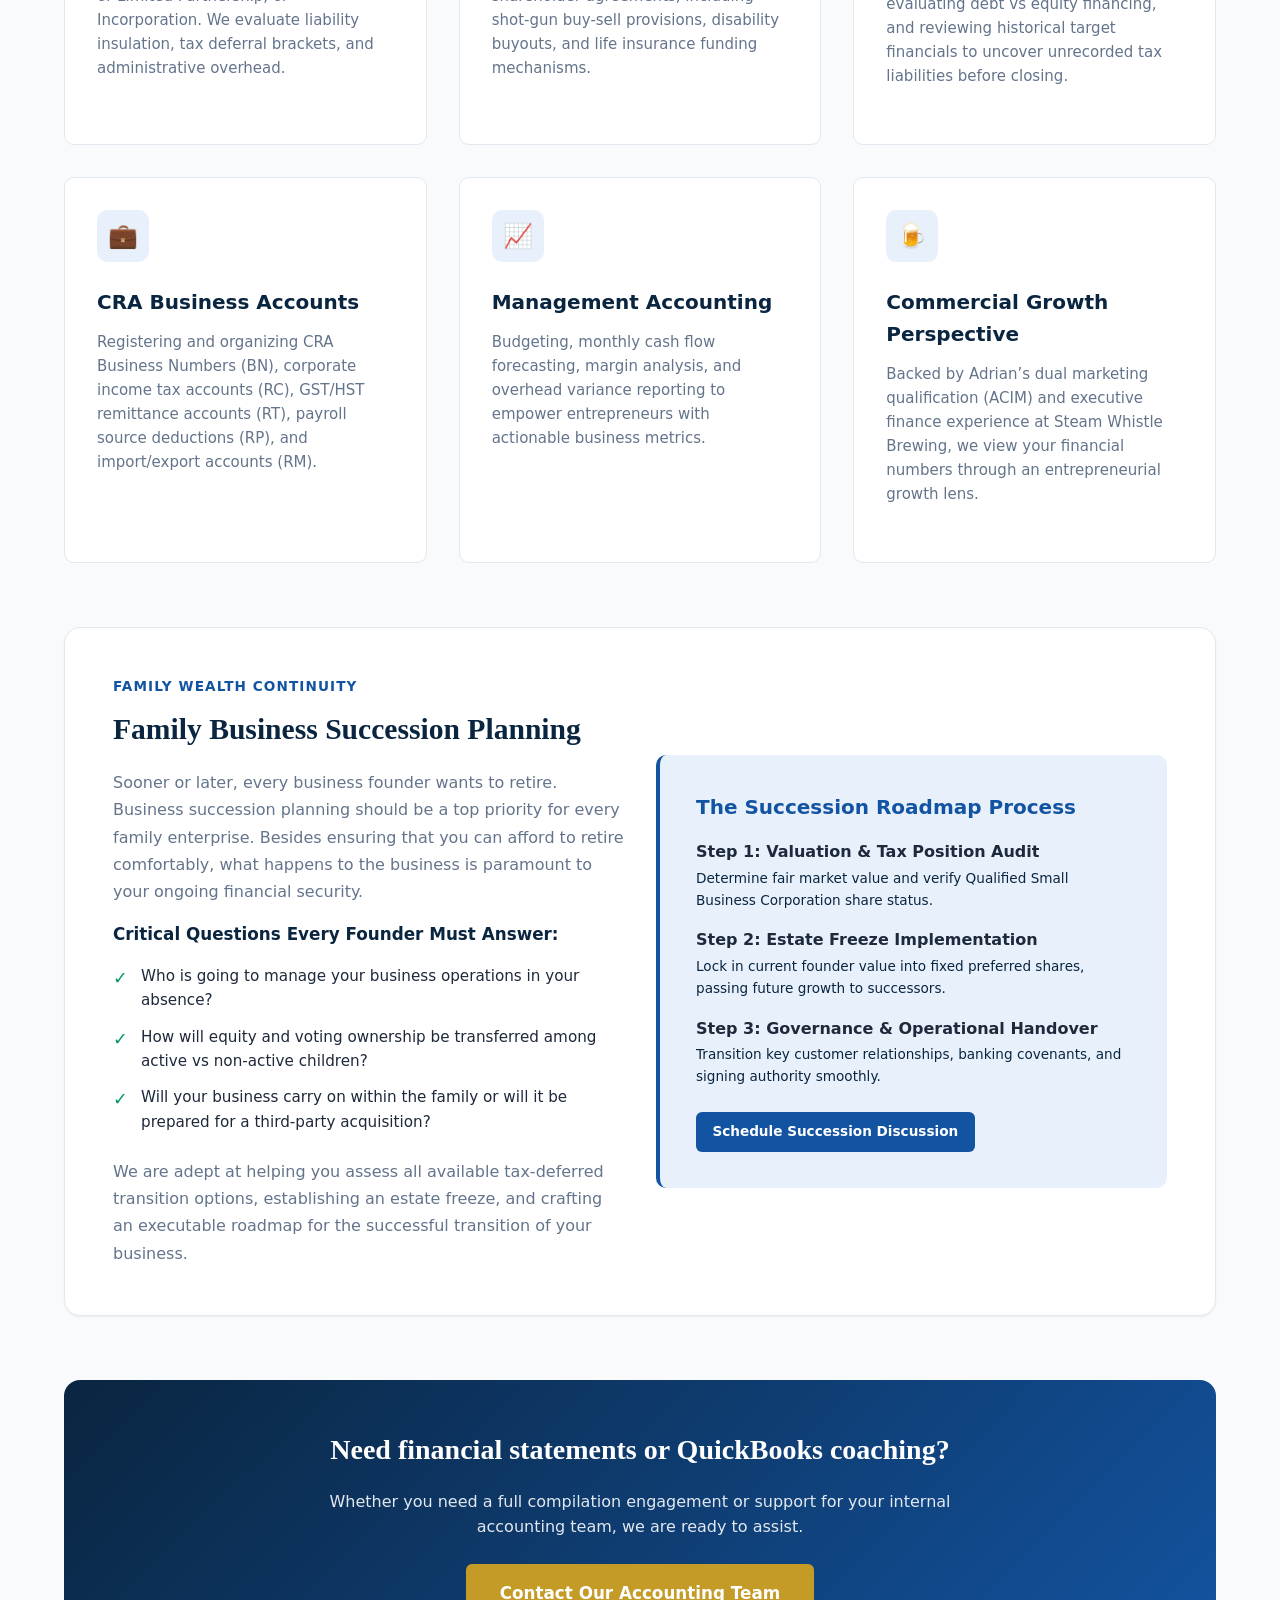
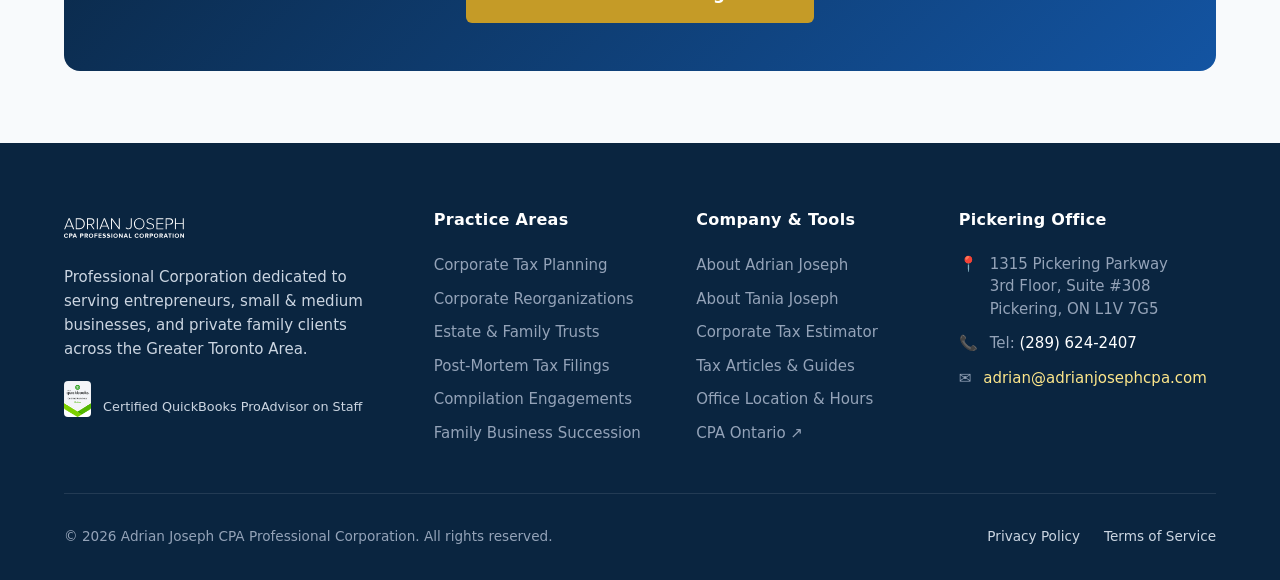
<file: services/accounting-advisory.html>
<!DOCTYPE html>
<html lang="en-CA">
<head>
  <meta charset="UTF-8">
  <meta name="viewport" content="width=device-width, initial-scale=1.0">
  <title>Accounting & Business Advisory Services | Adrian Joseph CPA | Pickering & GTA</title>
  <meta name="description" content="Compilation engagements (financial statements), QuickBooks Online ProAdvisor coaching, business structuring, and family business succession planning in Pickering and GTA.">
  <link rel="stylesheet" href="../assets/css/style.css">
  <link rel="icon" type="image/svg+xml" href="../assets/images/logo.svg">
  <link rel="canonical" href="https://adrianjosephcpa.com/services/accounting-advisory.html">

  <!-- Open Graph -->
  <meta property="og:type" content="article">
  <meta property="og:url" content="https://adrianjosephcpa.com/services/accounting-advisory.html">
  <meta property="og:title" content="Accounting & Business Advisory Services | Adrian Joseph CPA">
  <meta property="og:description" content="Compilation engagements (financial statements), QuickBooks Online ProAdvisor coaching, business structuring, and family business succession planning.">
  <meta property="og:image" content="https://adrianjosephcpa.com/assets/images/quickbooks-proadvisor.jpg">
  <meta property="og:site_name" content="Adrian Joseph CPA Professional Corporation">

  <!-- Twitter Card -->
  <meta name="twitter:card" content="summary_large_image">
  <meta name="twitter:title" content="Accounting & Business Advisory Services | Adrian Joseph CPA">
  <meta name="twitter:description" content="Compilation engagements, QuickBooks ProAdvisor coaching, and business succession planning.">
  <meta name="twitter:image" content="https://adrianjosephcpa.com/assets/images/quickbooks-proadvisor.jpg">

  <!-- AEO & Schema.org JSON-LD -->
  <script type="application/ld+json">
  {
    "@context": "https://schema.org",
    "@graph": [
      {
        "@type": "Service",
        "name": "Accounting & Business Advisory Services",
        "provider": {
          "@type": "AccountingService",
          "name": "Adrian Joseph CPA Professional Corporation",
          "url": "https://adrianjosephcpa.com/"
        },
        "areaServed": "Greater Toronto Area, Ontario, Canada",
        "description": "Notice to Reader / Compilation Engagements (CSRS 4200), certified QuickBooks Online advisory, startup and corporate structuring, and family business succession planning.",
        "serviceType": "Accounting & Advisory"
      },
      {
        "@type": "BreadcrumbList",
        "itemListElement": [
          {
            "@type": "ListItem",
            "position": 1,
            "name": "Home",
            "item": "https://adrianjosephcpa.com/"
          },
          {
            "@type": "ListItem",
            "position": 2,
            "name": "Practice Areas",
            "item": "https://adrianjosephcpa.com/#practice-areas"
          },
          {
            "@type": "ListItem",
            "position": 3,
            "name": "Accounting & Advisory",
            "item": "https://adrianjosephcpa.com/services/accounting-advisory.html"
          }
        ]
      },
      {
        "@type": "FAQPage",
        "mainEntity": [
          {
            "@type": "Question",
            "name": "What is a Compilation Engagement (CSRS 4200) in Canada?",
            "acceptedAnswer": {
              "@type": "Answer",
              "text": "A Compilation Engagement (formerly Notice to Reader) is a Canadian standard (CSRS 4200) where a licensed CPA assists business management in compiling financial information into formal financial statements with an attached compilation communication, satisfying commercial lenders, banks, and tax authorities."
            }
          },
          {
            "@type": "Question",
            "name": "Does your firm provide QuickBooks Online support?",
            "acceptedAnswer": {
              "@type": "Answer",
              "text": "Yes. Associate Tania Joseph is a Certified QuickBooks ProAdvisor who provides setup, cleanups, chart of accounts customization, and coaching for in-house bookkeepers to ensure accurate month-end reconciliations."
            }
          },
          {
            "@type": "Question",
            "name": "What does business succession planning involve for family firms?",
            "acceptedAnswer": {
              "@type": "Answer",
              "text": "Family business succession planning involves assessing valuation, establishing an estate freeze, designing shareholder agreements, and building a structured roadmap to transfer management and ownership to the next generation or prepare for a third-party sale tax-efficiently."
            }
          }
        ]
      }
    ]
  }
  </script>
</head>
<body>

  <!-- Top Announcement Bar -->
  <div class="top-bar">
    <div class="container">
      <div class="top-bar-links">
        <span>📍 1315 Pickering Parkway, Suite 308, Pickering, ON</span>
        <span>•</span>
        <a href="tel:2896242407">📞 (289) 624-2407</a>
        <span>•</span>
        <a href="mailto:adrian@adrianjosephcpa.com">✉️ adrian@adrianjosephcpa.com</a>
      </div>
      <div>
        <span class="top-bar-badge">Compilation Engagements • Certified QuickBooks ProAdvisor</span>
      </div>
    </div>
  </div>

  <!-- Main Site Header -->
  <header class="site-header">
    <div class="container nav-wrapper">
      <a href="../index.html" class="site-logo" aria-label="Adrian Joseph CPA Home">
        <img src="../assets/images/logo.svg" alt="Adrian Joseph CPA Professional Corporation">
      </a>

      <button class="mobile-nav-toggle" aria-label="Toggle Navigation Menu" aria-expanded="false">
        <svg width="24" height="24" viewBox="0 0 24 24" fill="none" stroke="currentColor" stroke-width="2">
          <line x1="3" y1="12" x2="21" y2="12"></line>
          <line x1="3" y1="6" x2="21" y2="6"></line>
          <line x1="3" y1="18" x2="21" y2="18"></line>
        </svg>
      </button>

      <nav class="main-nav" aria-label="Primary Site Navigation">
        <ul class="nav-links">
          <li><a href="../index.html" class="nav-link">Home</a></li>
          <li class="nav-dropdown">
            <a href="taxation.html" class="nav-link active">Practice Areas ▾</a>
            <ul class="dropdown-menu">
              <li class="dropdown-item">
                <a href="taxation.html">
                  <strong>Corporate & Personal Taxation</strong>
                  <span class="desc">CCPC planning, corporate reorgs & TOSI compliance</span>
                </a>
              </li>
              <li class="dropdown-item">
                <a href="estate-and-trust.html">
                  <strong>Estate & Trust Planning</strong>
                  <span class="desc">Family trusts, will tax reviews & post-mortem filings</span>
                </a>
              </li>
              <li class="dropdown-item">
                <a href="accounting-advisory.html">
                  <strong>Accounting & Business Advisory</strong>
                  <span class="desc">Compilation engagements, QuickBooks & succession planning</span>
                </a>
              </li>
            </ul>
          </li>
          <li><a href="../about.html" class="nav-link">About Leadership</a></li>
          <li><a href="../tools/tax-calculator.html" class="nav-link">Tax Tools</a></li>
          <li><a href="../insights.html" class="nav-link">Tax Insights</a></li>
          <li><a href="../contact.html" class="nav-link">Contact</a></li>
        </ul>
        <a href="../contact.html" class="btn btn-primary btn-sm">Schedule Consultation</a>
      </nav>
    </div>
  </header>

  <main id="main-content">

    <!-- Page Header Banner -->
    <section class="page-header">
      <div class="container">
        <div class="breadcrumbs">
          <a href="../index.html">Home</a>
          <span>/</span>
          <span>Practice Areas</span>
          <span>/</span>
          <span>Accounting & Advisory</span>
        </div>
        <h1 class="page-title">Accounting & Business Advisory Services</h1>
        <p class="page-lead">
          Full-range custom services tailored to small & medium-sized Canadian businesses. From Notice to Reader compilation financial statements to cloud bookkeeping and succession roadmaps.
        </p>
      </div>
    </section>

    <!-- Main Content -->
    <section class="section">
      <div class="container">

        <!-- Practice Pillar 1: Accounting & Compilation -->
        <div class="grid-2" style="align-items: center; margin-bottom: 4rem;">
          <div>
            <span class="section-tag">Financial Clarity</span>
            <h2 class="section-title">Compilation Engagements & Cloud Bookkeeping</h2>
            <p style="color: var(--color-text-muted); margin-bottom: 1rem; line-height: 1.7;">
              Financial institutions, suppliers, tax authorities, and potential purchasers require clean, credible financial statements compiled in accordance with Canadian standard <strong>CSRS 4200 (Compilation Engagements)</strong>.
            </p>
            <p style="color: var(--color-text-muted); margin-bottom: 1.5rem; line-height: 1.7;">
              Where Adrian Joseph CPA is your accountant of record, our team provides seamless integration between day-to-day transaction records, QuickBooks Online accounting platforms, and year-end corporate tax filings.
            </p>
            <ul class="feature-list">
              <li>Preparation of Compilation Engagement financial statements in CaseWare.</li>
              <li>Hands-on QuickBooks Online and Desktop assistance for your in-house bookkeepers.</li>
              <li>Provision of full-cycle bookkeeping and payroll remissions.</li>
              <li>Year-end journal entries, depreciation calculations, and shareholder loan reconciliation.</li>
            </ul>
          </div>

          <!-- QuickBooks Badge Card -->
          <div style="background-color: #ffffff; border: 1px solid var(--color-border); border-radius: var(--radius-lg); padding: 2.5rem; box-shadow: var(--shadow-md); text-align: center;">
            <img src="../assets/images/quickbooks-proadvisor.jpg" alt="QuickBooks ProAdvisor Certified" style="height: 90px; margin: 0 auto 1.25rem;">
            <h3 style="font-size: 1.3rem; color: var(--color-secondary); margin-bottom: 0.5rem;">Certified QuickBooks ProAdvisor on Staff</h3>
            <p style="color: var(--color-text-muted); font-size: 0.95rem; margin-bottom: 1.5rem; line-height: 1.6;">
              Under the supervision of Adrian Joseph, our associate <strong>Tania Joseph</strong> holds active certification as a QuickBooks ProAdvisor. We help business owners transition from messy paper records or spreadsheets to clean, automated cloud accounting.
            </p>
            <div style="display: flex; justify-content: center; gap: 0.75rem;">
              <a href="../contact.html" class="btn btn-outline btn-sm">Request QuickBooks Assistance</a>
            </div>
          </div>
        </div>

        <!-- Practice Pillar 2: Business Structuring -->
        <div class="section-header" style="text-align: left; margin-bottom: 2rem;">
          <span class="section-tag">Strategic Formation</span>
          <h2 class="section-title">Business Structuring & Growth Advisory</h2>
          <p class="section-desc">
            We assist entrepreneurs with critical decisions when launching, expanding, or refinancing their ventures, with special focus on privately held family businesses.
          </p>
        </div>

        <div class="grid-3" style="margin-bottom: 4rem;">
          <div class="card">
            <div class="card-icon">🏢</div>
            <h3 class="card-title">Entity Structure Selection</h3>
            <p class="card-text">
              In-depth guidance on choosing between a Sole Proprietorship, General or Limited Partnership, or Incorporation. We evaluate liability insulation, tax deferral brackets, and administrative overhead.
            </p>
          </div>

          <div class="card">
            <div class="card-icon">🤝</div>
            <h3 class="card-title">Shareholder Agreements</h3>
            <p class="card-text">
              Reviewing the financial and tax mechanics of partnership and shareholder agreements, including shot-gun buy-sell provisions, disability buyouts, and life insurance funding mechanisms.
            </p>
          </div>

          <div class="card">
            <div class="card-icon">🔍</div>
            <h3 class="card-title">Acquisitions & Due Diligence</h3>
            <p class="card-text">
              Structuring corporate acquisitions, evaluating debt vs equity financing, and reviewing historical target financials to uncover unrecorded tax liabilities before closing.
            </p>
          </div>

          <div class="card">
            <div class="card-icon">💼</div>
            <h3 class="card-title">CRA Business Accounts</h3>
            <p class="card-text">
              Registering and organizing CRA Business Numbers (BN), corporate income tax accounts (RC), GST/HST remittance accounts (RT), payroll source deductions (RP), and import/export accounts (RM).
            </p>
          </div>

          <div class="card">
            <div class="card-icon">📈</div>
            <h3 class="card-title">Management Accounting</h3>
            <p class="card-text">
              Budgeting, monthly cash flow forecasting, margin analysis, and overhead variance reporting to empower entrepreneurs with actionable business metrics.
            </p>
          </div>

          <div class="card">
            <div class="card-icon">🍺</div>
            <h3 class="card-title">Commercial Growth Perspective</h3>
            <p class="card-text">
              Backed by Adrian’s dual marketing qualification (ACIM) and executive finance experience at Steam Whistle Brewing, we view your financial numbers through an entrepreneurial growth lens.
            </p>
          </div>
        </div>

        <!-- Practice Pillar 3: Succession Planning -->
        <div id="succession" style="background-color: #ffffff; border: 1px solid var(--color-border); border-radius: var(--radius-lg); padding: 3rem; box-shadow: var(--shadow-sm); margin-bottom: 4rem;">
          <div class="grid-2" style="align-items: center;">
            <div>
              <span class="section-tag">Family Wealth Continuity</span>
              <h2 style="font-family: var(--font-serif); font-size: 1.85rem; color: var(--color-secondary); margin-bottom: 1rem;">
                Family Business Succession Planning
              </h2>
              <p style="color: var(--color-text-muted); margin-bottom: 1rem; line-height: 1.7;">
                Sooner or later, every business founder wants to retire. Business succession planning should be a top priority for every family enterprise. Besides ensuring that you can afford to retire comfortably, what happens to the business is paramount to your ongoing financial security.
              </p>
              <h4 style="color: var(--color-secondary); margin-bottom: 0.5rem; font-size: 1.05rem;">Critical Questions Every Founder Must Answer:</h4>
              <ul class="feature-list" style="margin-bottom: 1.5rem;">
                <li>Who is going to manage your business operations in your absence?</li>
                <li>How will equity and voting ownership be transferred among active vs non-active children?</li>
                <li>Will your business carry on within the family or will it be prepared for a third-party acquisition?</li>
              </ul>
              <p style="color: var(--color-text-muted); line-height: 1.7;">
                We are adept at helping you assess all available tax-deferred transition options, establishing an estate freeze, and crafting an executable roadmap for the successful transition of your business.
              </p>
            </div>

            <div style="background-color: var(--color-primary-light); padding: 2.25rem; border-radius: var(--radius-md); border-left: 4px solid var(--color-primary);">
              <h3 style="font-size: 1.25rem; color: var(--color-primary); margin-bottom: 1rem;">The Succession Roadmap Process</h3>
              <div style="display: flex; flex-direction: column; gap: 1rem;">
                <div>
                  <strong>Step 1: Valuation & Tax Position Audit</strong>
                  <p style="font-size: 0.85rem; color: var(--color-secondary); margin-top: 0.2rem;">Determine fair market value and verify Qualified Small Business Corporation share status.</p>
                </div>
                <div>
                  <strong>Step 2: Estate Freeze Implementation</strong>
                  <p style="font-size: 0.85rem; color: var(--color-secondary); margin-top: 0.2rem;">Lock in current founder value into fixed preferred shares, passing future growth to successors.</p>
                </div>
                <div>
                  <strong>Step 3: Governance & Operational Handover</strong>
                  <p style="font-size: 0.85rem; color: var(--color-secondary); margin-top: 0.2rem;">Transition key customer relationships, banking covenants, and signing authority smoothly.</p>
                </div>
              </div>
              <div style="margin-top: 1.5rem;">
                <a href="../contact.html" class="btn btn-primary btn-sm">Schedule Succession Discussion</a>
              </div>
            </div>
          </div>
        </div>

        <!-- Consultation Banner -->
        <div style="background: linear-gradient(135deg, var(--color-secondary) 0%, #1354A2 100%); color: #ffffff; border-radius: var(--radius-lg); padding: 3rem; text-align: center;">
          <h3 style="font-family: var(--font-serif); font-size: 1.75rem; margin-bottom: 1rem; color: #ffffff;">Need financial statements or QuickBooks coaching?</h3>
          <p style="color: #e2e8f0; max-width: 650px; margin: 0 auto 1.5rem;">
            Whether you need a full compilation engagement or support for your internal accounting team, we are ready to assist.
          </p>
          <a href="../contact.html" class="btn btn-accent btn-lg">Contact Our Accounting Team</a>
        </div>
      </div>
    </section>

  </main>

  <!-- Global Footer -->
  <footer class="site-footer">
    <div class="container">
      <div class="footer-grid">
        <div class="footer-brand">
          <img src="../assets/images/logo-white.svg" alt="Adrian Joseph CPA">
          <p>
            Professional Corporation dedicated to serving entrepreneurs, small & medium businesses, and private family clients across the Greater Toronto Area.
          </p>
          <div style="display: flex; gap: 0.75rem; align-items: center; margin-top: 1rem;">
            <img src="../assets/images/quickbooks-proadvisor.jpg" alt="QuickBooks ProAdvisor" style="height: 36px; border-radius: 4px;">
            <span style="font-size: 0.8rem; color: #cbd5e1;">Certified QuickBooks ProAdvisor on Staff</span>
          </div>
        </div>

        <div>
          <h4 class="footer-heading">Practice Areas</h4>
          <ul class="footer-links">
            <li><a href="taxation.html">Corporate Tax Planning</a></li>
            <li><a href="taxation.html#reorgs">Corporate Reorganizations</a></li>
            <li><a href="estate-and-trust.html">Estate & Family Trusts</a></li>
            <li><a href="estate-and-trust.html#post-mortem">Post-Mortem Tax Filings</a></li>
            <li><a href="accounting-advisory.html">Compilation Engagements</a></li>
            <li><a href="accounting-advisory.html#succession">Family Business Succession</a></li>
          </ul>
        </div>

        <div>
          <h4 class="footer-heading">Company & Tools</h4>
          <ul class="footer-links">
            <li><a href="../about.html">About Adrian Joseph</a></li>
            <li><a href="../about.html#tania">About Tania Joseph</a></li>
            <li><a href="../tools/tax-calculator.html">Corporate Tax Estimator</a></li>
            <li><a href="../insights.html">Tax Articles & Guides</a></li>
            <li><a href="../contact.html">Office Location & Hours</a></li>
            <li><a href="https://www.cpaontario.ca/" target="_blank" rel="noopener">CPA Ontario ↗</a></li>
          </ul>
        </div>

        <div>
          <h4 class="footer-heading">Pickering Office</h4>
          <div class="footer-contact-item">
            <span>📍</span>
            <span>
              1315 Pickering Parkway<br>
              3rd Floor, Suite #308<br>
              Pickering, ON L1V 7G5
            </span>
          </div>
          <div class="footer-contact-item">
            <span>📞</span>
            <span>Tel: <a href="tel:2896242407" style="color: #ffffff;">(289) 624-2407</a></span>
          </div>
          <div class="footer-contact-item">
            <span>✉️</span>
            <span><a href="mailto:adrian@adrianjosephcpa.com" style="color: #fde68a;">adrian@adrianjosephcpa.com</a></span>
          </div>
        </div>
      </div>

      <div class="footer-bottom">
        <div>© 2026 Adrian Joseph CPA Professional Corporation. All rights reserved.</div>
        <div style="display: flex; gap: 1.5rem;">
          <a href="../contact.html">Privacy Policy</a>
          <a href="../contact.html">Terms of Service</a>
        </div>
      </div>
    </div>
  </footer>

  <script src="../assets/js/main.js"></script>
</body>
</html>
</file>
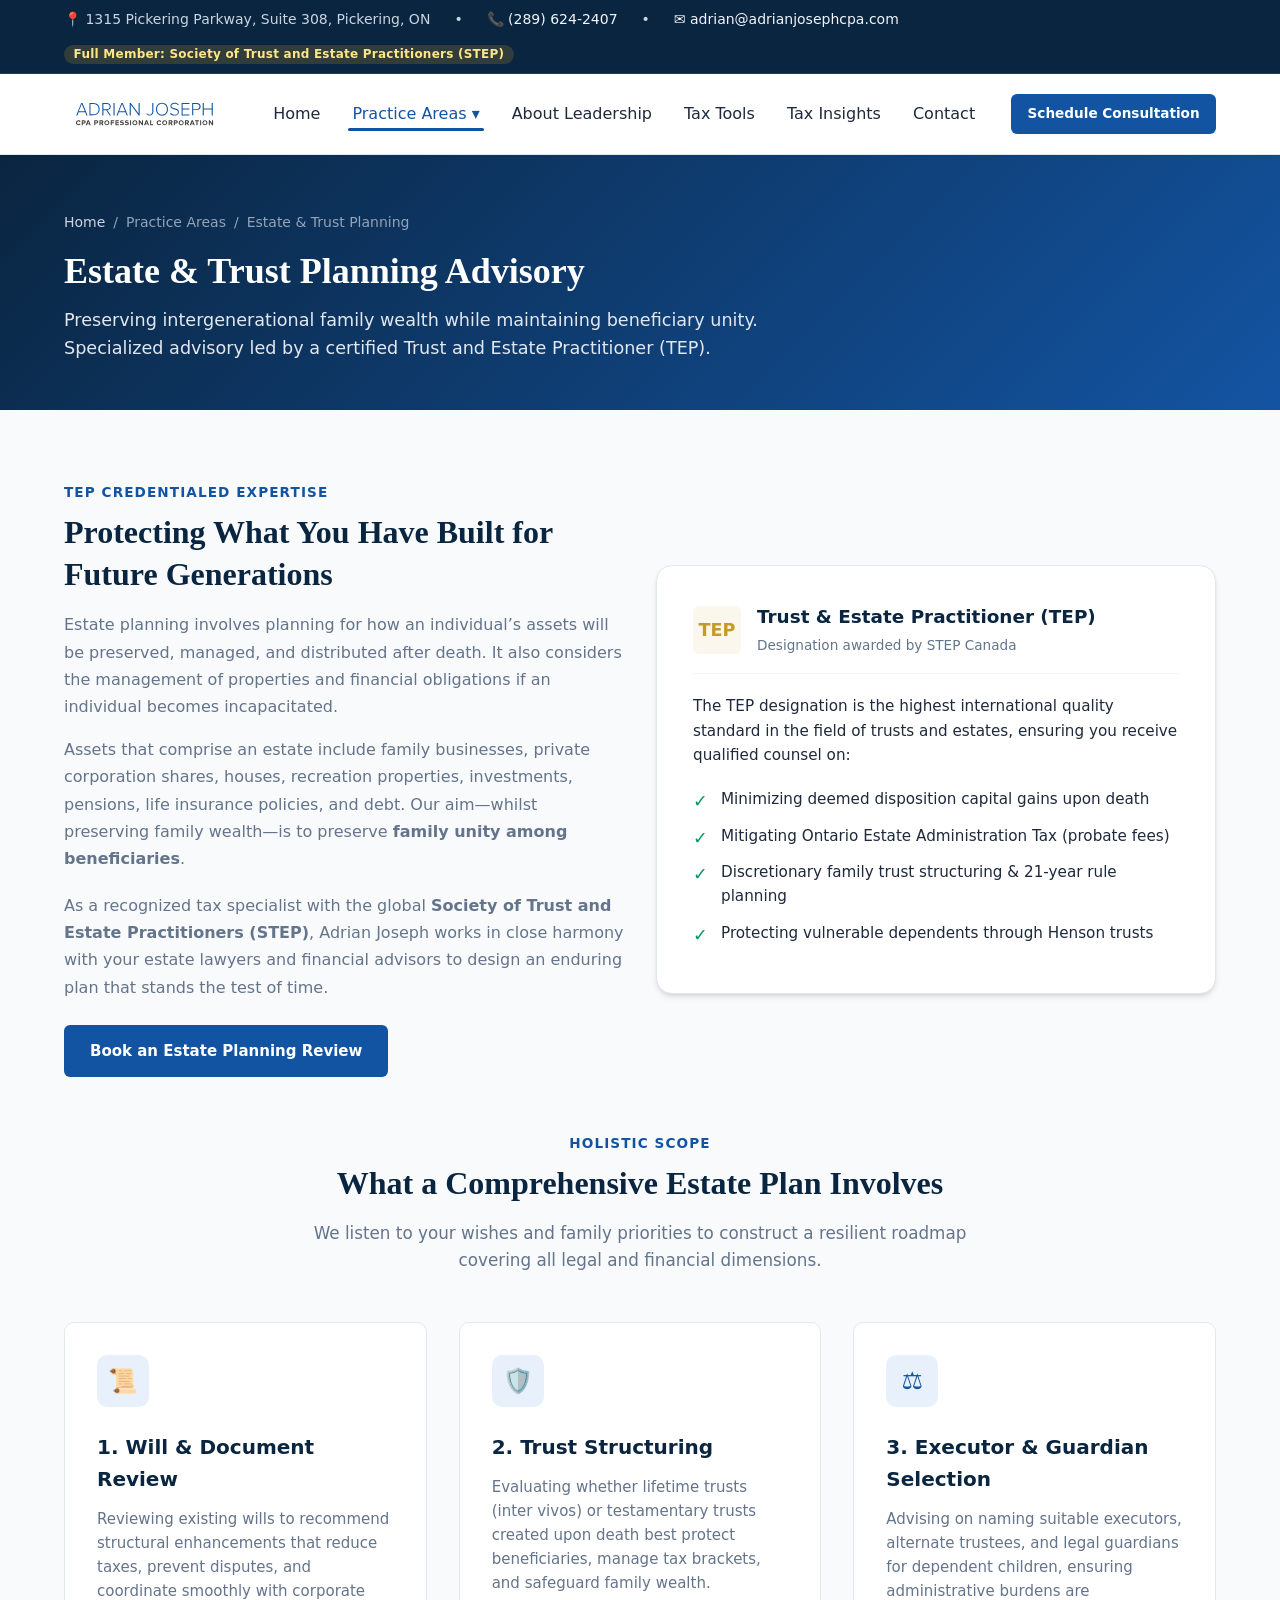
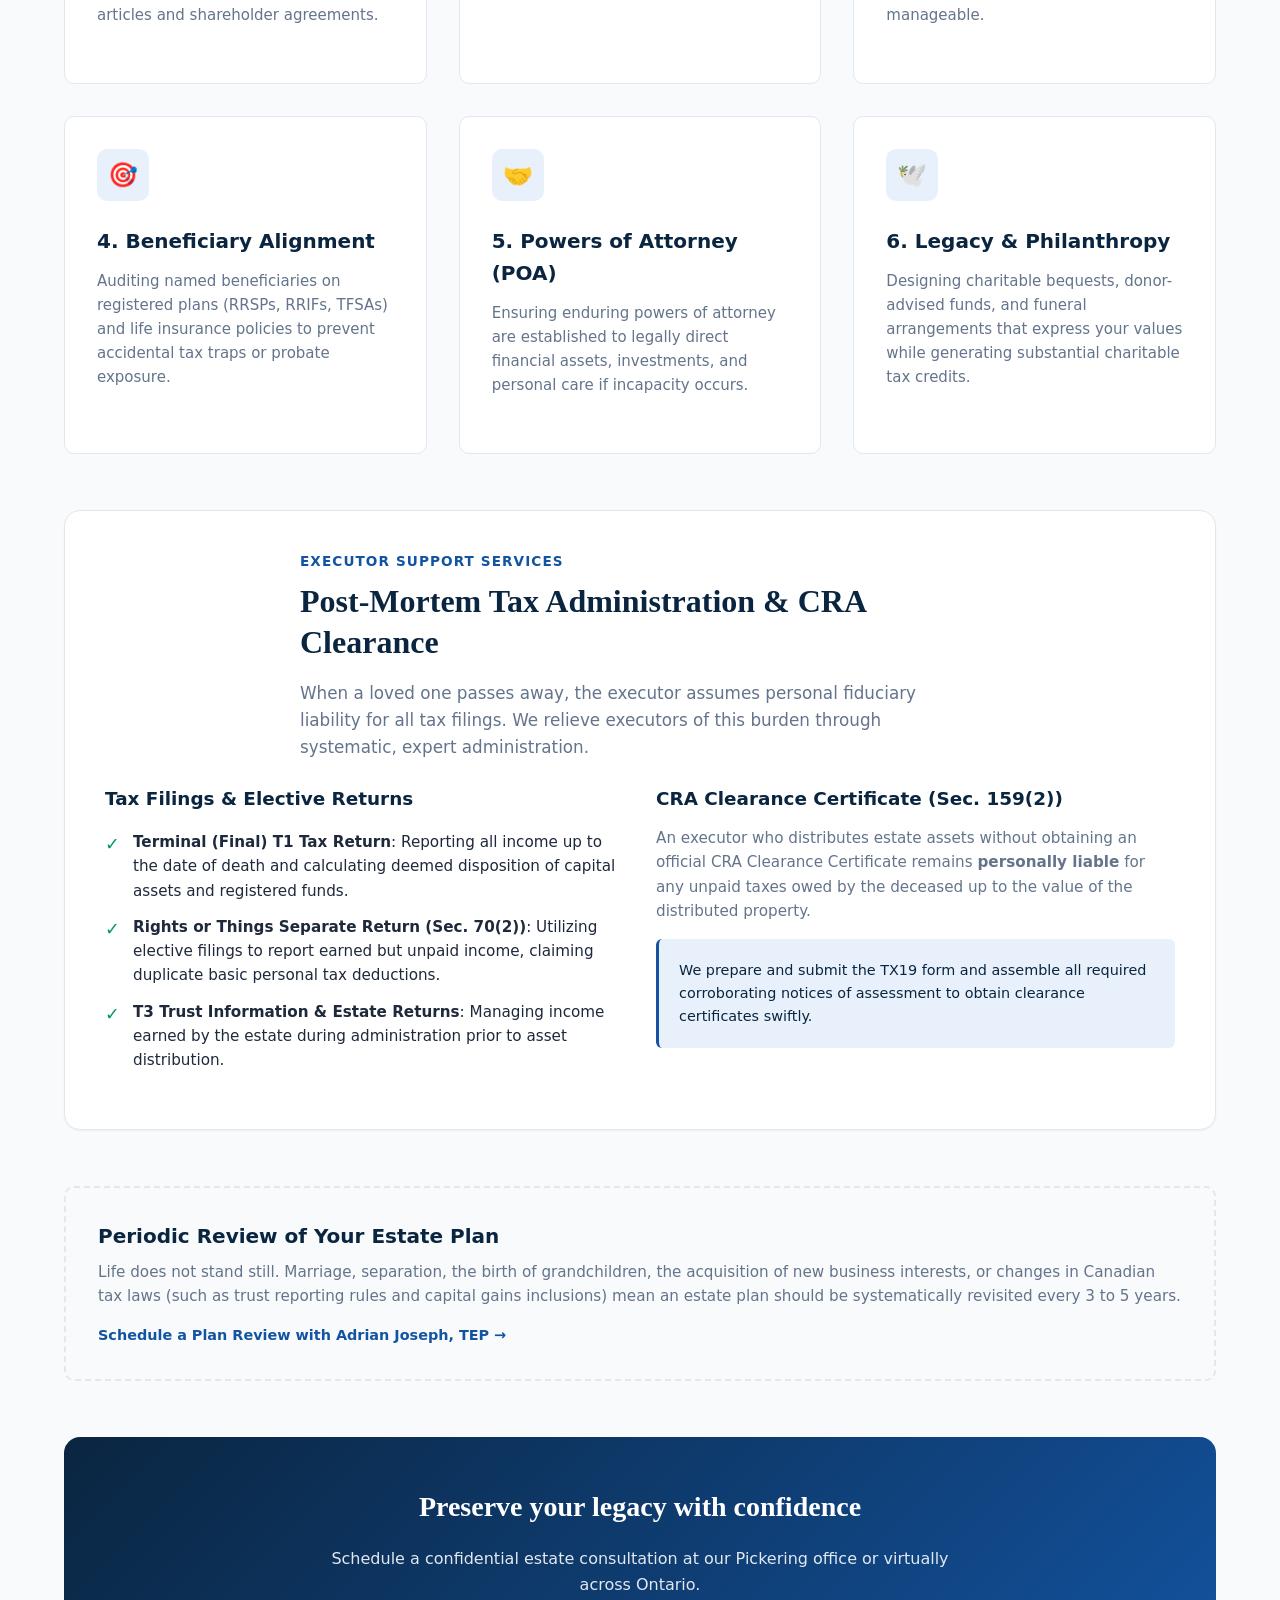
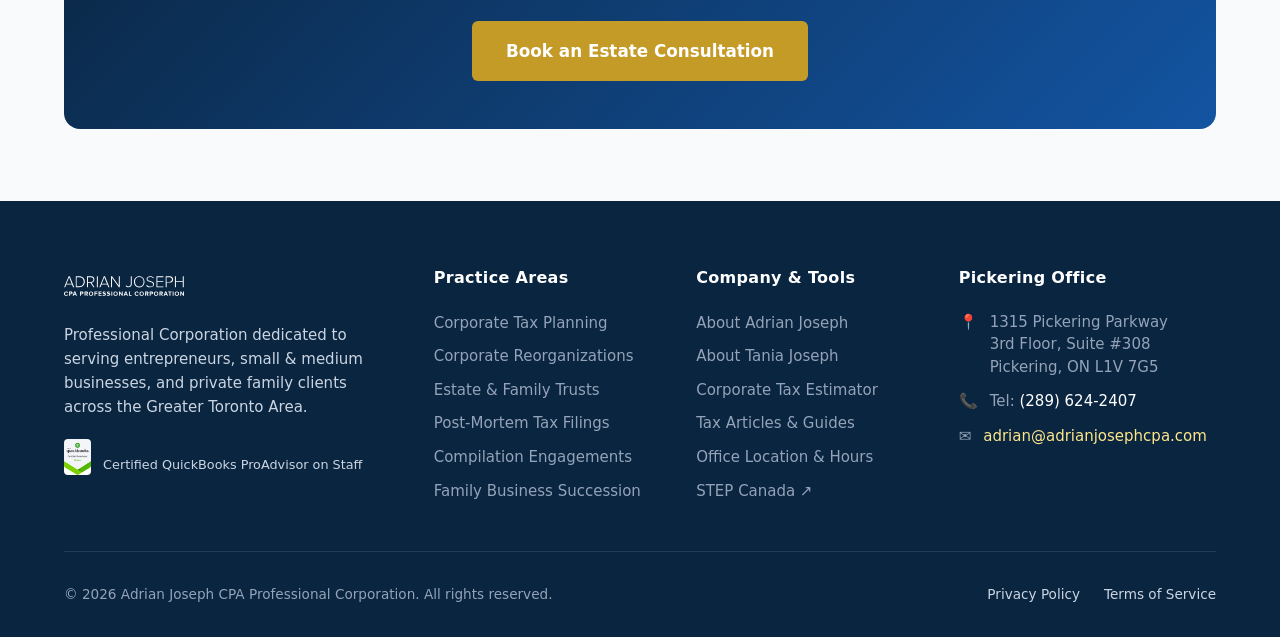
<file: services/estate-and-trust.html>
<!DOCTYPE html>
<html lang="en-CA">
<head>
  <meta charset="UTF-8">
  <meta name="viewport" content="width=device-width, initial-scale=1.0">
  <title>Estate & Trust Planning | Adrian Joseph CPA, TEP | Pickering & GTA</title>
  <meta name="description" content="Certified Trust and Estate Practitioner (TEP) guidance for GTA families. Will reviews, family trusts, estate freezes, post-mortem clearance certificates, and terminal returns.">
  <link rel="stylesheet" href="../assets/css/style.css">
  <link rel="icon" type="image/svg+xml" href="../assets/images/logo.svg">
  <link rel="canonical" href="https://adrianjosephcpa.com/services/estate-and-trust.html">

  <!-- Open Graph -->
  <meta property="og:type" content="article">
  <meta property="og:url" content="https://adrianjosephcpa.com/services/estate-and-trust.html">
  <meta property="og:title" content="Estate & Trust Planning | Adrian Joseph CPA, TEP">
  <meta property="og:description" content="Certified Trust and Estate Practitioner (TEP) guidance for GTA families. Will reviews, family trusts, estate freezes, and post-mortem clearance certificates.">
  <meta property="og:image" content="https://adrianjosephcpa.com/assets/images/adrian-joseph.jpg">
  <meta property="og:site_name" content="Adrian Joseph CPA Professional Corporation">

  <!-- Twitter Card -->
  <meta name="twitter:card" content="summary_large_image">
  <meta name="twitter:title" content="Estate & Trust Planning | Adrian Joseph CPA, TEP">
  <meta name="twitter:description" content="Certified Trust and Estate Practitioner (TEP) guidance for GTA families. Will reviews, family trusts, estate freezes, and post-mortem clearance certificates.">
  <meta name="twitter:image" content="https://adrianjosephcpa.com/assets/images/adrian-joseph.jpg">

  <!-- AEO & Schema.org JSON-LD -->
  <script type="application/ld+json">
  {
    "@context": "https://schema.org",
    "@graph": [
      {
        "@type": "Service",
        "name": "Estate & Trust Planning Services",
        "provider": {
          "@type": "AccountingService",
          "name": "Adrian Joseph CPA Professional Corporation",
          "url": "https://adrianjosephcpa.com/"
        },
        "areaServed": "Greater Toronto Area, Ontario, Canada",
        "description": "Specialized estate planning, discretionary family trusts, corporate estate freezes, will reviews, and post-mortem CRA clearance certificates led by an accredited TEP practitioner.",
        "serviceType": "Estate Planning & Administration"
      },
      {
        "@type": "BreadcrumbList",
        "itemListElement": [
          {
            "@type": "ListItem",
            "position": 1,
            "name": "Home",
            "item": "https://adrianjosephcpa.com/"
          },
          {
            "@type": "ListItem",
            "position": 2,
            "name": "Practice Areas",
            "item": "https://adrianjosephcpa.com/#practice-areas"
          },
          {
            "@type": "ListItem",
            "position": 3,
            "name": "Estate & Trust Planning",
            "item": "https://adrianjosephcpa.com/services/estate-and-trust.html"
          }
        ]
      },
      {
        "@type": "FAQPage",
        "mainEntity": [
          {
            "@type": "Question",
            "name": "What is an Estate Freeze in Ontario?",
            "acceptedAnswer": {
              "@type": "Answer",
              "text": "An estate freeze is a corporate tax planning strategy where a business owner exchanges common shares for fixed-value preferred shares, freezing the owner's capital gains tax liability at current fair market value. New common growth shares are issued to children or a family trust, allowing all future value to pass to the next generation tax-deferred."
            }
          },
          {
            "@type": "Question",
            "name": "What is a CRA Section 159(2) Clearance Certificate?",
            "acceptedAnswer": {
              "@type": "Answer",
              "text": "A CRA Clearance Certificate confirms that an estate has paid all income taxes, interest, and penalties owed up to the date of distribution. Without this certificate, an executor remains personally liable for any unpaid estate taxes up to the value of the distributed assets."
            }
          },
          {
            "@type": "Question",
            "name": "What is a TEP (Trust and Estate Practitioner) designation?",
            "acceptedAnswer": {
              "@type": "Answer",
              "text": "TEP is the globally recognized quality standard awarded by the Society of Trust and Estate Practitioners (STEP) to senior specialists who have demonstrated advanced competency and experience in inheritance, trust structuring, and family wealth preservation."
            }
          }
        ]
      }
    ]
  }
  </script>
</head>
<body>

  <!-- Top Announcement Bar -->
  <div class="top-bar">
    <div class="container">
      <div class="top-bar-links">
        <span>📍 1315 Pickering Parkway, Suite 308, Pickering, ON</span>
        <span>•</span>
        <a href="tel:2896242407">📞 (289) 624-2407</a>
        <span>•</span>
        <a href="mailto:adrian@adrianjosephcpa.com">✉️ adrian@adrianjosephcpa.com</a>
      </div>
      <div>
        <span class="top-bar-badge">Full Member: Society of Trust and Estate Practitioners (STEP)</span>
      </div>
    </div>
  </div>

  <!-- Main Site Header -->
  <header class="site-header">
    <div class="container nav-wrapper">
      <a href="../index.html" class="site-logo" aria-label="Adrian Joseph CPA Home">
        <img src="../assets/images/logo.svg" alt="Adrian Joseph CPA Professional Corporation">
      </a>

      <button class="mobile-nav-toggle" aria-label="Toggle Navigation Menu" aria-expanded="false">
        <svg width="24" height="24" viewBox="0 0 24 24" fill="none" stroke="currentColor" stroke-width="2">
          <line x1="3" y1="12" x2="21" y2="12"></line>
          <line x1="3" y1="6" x2="21" y2="6"></line>
          <line x1="3" y1="18" x2="21" y2="18"></line>
        </svg>
      </button>

      <nav class="main-nav" aria-label="Primary Site Navigation">
        <ul class="nav-links">
          <li><a href="../index.html" class="nav-link">Home</a></li>
          <li class="nav-dropdown">
            <a href="taxation.html" class="nav-link active">Practice Areas ▾</a>
            <ul class="dropdown-menu">
              <li class="dropdown-item">
                <a href="taxation.html">
                  <strong>Corporate & Personal Taxation</strong>
                  <span class="desc">CCPC planning, corporate reorgs & TOSI compliance</span>
                </a>
              </li>
              <li class="dropdown-item">
                <a href="estate-and-trust.html">
                  <strong>Estate & Trust Planning</strong>
                  <span class="desc">Family trusts, will tax reviews & post-mortem filings</span>
                </a>
              </li>
              <li class="dropdown-item">
                <a href="accounting-advisory.html">
                  <strong>Accounting & Business Advisory</strong>
                  <span class="desc">Compilation engagements, QuickBooks & succession planning</span>
                </a>
              </li>
            </ul>
          </li>
          <li><a href="../about.html" class="nav-link">About Leadership</a></li>
          <li><a href="../tools/tax-calculator.html" class="nav-link">Tax Tools</a></li>
          <li><a href="../insights.html" class="nav-link">Tax Insights</a></li>
          <li><a href="../contact.html" class="nav-link">Contact</a></li>
        </ul>
        <a href="../contact.html" class="btn btn-primary btn-sm">Schedule Consultation</a>
      </nav>
    </div>
  </header>

  <main id="main-content">

    <!-- Page Header Banner -->
    <section class="page-header">
      <div class="container">
        <div class="breadcrumbs">
          <a href="../index.html">Home</a>
          <span>/</span>
          <span>Practice Areas</span>
          <span>/</span>
          <span>Estate & Trust Planning</span>
        </div>
        <h1 class="page-title">Estate & Trust Planning Advisory</h1>
        <p class="page-lead">
          Preserving intergenerational family wealth while maintaining beneficiary unity. Specialized advisory led by a certified Trust and Estate Practitioner (TEP).
        </p>
      </div>
    </section>

    <!-- Content Section -->
    <section class="section">
      <div class="container">
        <div class="grid-2" style="align-items: center; margin-bottom: 3.5rem;">
          <div>
            <span class="section-tag">TEP Credentialed Expertise</span>
            <h2 class="section-title">Protecting What You Have Built for Future Generations</h2>
            <p style="color: var(--color-text-muted); margin-bottom: 1rem; line-height: 1.7;">
              Estate planning involves planning for how an individual’s assets will be preserved, managed, and distributed after death. It also considers the management of properties and financial obligations if an individual becomes incapacitated.
            </p>
            <p style="color: var(--color-text-muted); margin-bottom: 1.25rem; line-height: 1.7;">
              Assets that comprise an estate include family businesses, private corporation shares, houses, recreation properties, investments, pensions, life insurance policies, and debt. Our aim—whilst preserving family wealth—is to preserve <strong>family unity among beneficiaries</strong>.
            </p>
            <p style="color: var(--color-text-muted); margin-bottom: 1.5rem; line-height: 1.7;">
              As a recognized tax specialist with the global <strong>Society of Trust and Estate Practitioners (STEP)</strong>, Adrian Joseph works in close harmony with your estate lawyers and financial advisors to design an enduring plan that stands the test of time.
            </p>
            <a href="../contact.html" class="btn btn-primary">Book an Estate Planning Review</a>
          </div>

          <div style="background-color: #ffffff; border: 1px solid var(--color-border); border-radius: var(--radius-lg); padding: 2.25rem; box-shadow: var(--shadow-md);">
            <div style="display: flex; align-items: center; gap: 1rem; margin-bottom: 1.25rem; padding-bottom: 1rem; border-bottom: 1px solid var(--color-border-subtle);">
              <div style="width: 48px; height: 48px; border-radius: var(--radius-sm); background-color: var(--color-accent-light); color: var(--color-accent); display: flex; align-items: center; justify-content: center; font-weight: 800; font-size: 1.1rem;">TEP</div>
              <div>
                <h3 style="font-size: 1.15rem; color: var(--color-secondary);">Trust & Estate Practitioner (TEP)</h3>
                <span style="font-size: 0.85rem; color: var(--color-text-muted);">Designation awarded by STEP Canada</span>
              </div>
            </div>
            <p style="font-size: 0.95rem; color: var(--color-text-main); margin-bottom: 1.25rem; line-height: 1.6;">
              The TEP designation is the highest international quality standard in the field of trusts and estates, ensuring you receive qualified counsel on:
            </p>
            <ul class="feature-list" style="margin-bottom: 0;">
              <li>Minimizing deemed disposition capital gains upon death</li>
              <li>Mitigating Ontario Estate Administration Tax (probate fees)</li>
              <li>Discretionary family trust structuring & 21-year rule planning</li>
              <li>Protecting vulnerable dependents through Henson trusts</li>
            </ul>
          </div>
        </div>

        <!-- Typical Plan Breakdown -->
        <div class="section-header">
          <span class="section-tag">Holistic Scope</span>
          <h2 class="section-title">What a Comprehensive Estate Plan Involves</h2>
          <p class="section-desc">We listen to your wishes and family priorities to construct a resilient roadmap covering all legal and financial dimensions.</p>
        </div>

        <div class="grid-3" style="margin-bottom: 3.5rem;">
          <div class="card">
            <div class="card-icon">📜</div>
            <h3 class="card-title">1. Will & Document Review</h3>
            <p class="card-text">
              Reviewing existing wills to recommend structural enhancements that reduce taxes, prevent disputes, and coordinate smoothly with corporate articles and shareholder agreements.
            </p>
          </div>

          <div class="card">
            <div class="card-icon">🛡️</div>
            <h3 class="card-title">2. Trust Structuring</h3>
            <p class="card-text">
              Evaluating whether lifetime trusts (inter vivos) or testamentary trusts created upon death best protect beneficiaries, manage tax brackets, and safeguard family wealth.
            </p>
          </div>

          <div class="card">
            <div class="card-icon">⚖️</div>
            <h3 class="card-title">3. Executor & Guardian Selection</h3>
            <p class="card-text">
              Advising on naming suitable executors, alternate trustees, and legal guardians for dependent children, ensuring administrative burdens are manageable.
            </p>
          </div>

          <div class="card">
            <div class="card-icon">🎯</div>
            <h3 class="card-title">4. Beneficiary Alignment</h3>
            <p class="card-text">
              Auditing named beneficiaries on registered plans (RRSPs, RRIFs, TFSAs) and life insurance policies to prevent accidental tax traps or probate exposure.
            </p>
          </div>

          <div class="card">
            <div class="card-icon">🤝</div>
            <h3 class="card-title">5. Powers of Attorney (POA)</h3>
            <p class="card-text">
              Ensuring enduring powers of attorney are established to legally direct financial assets, investments, and personal care if incapacity occurs.
            </p>
          </div>

          <div class="card">
            <div class="card-icon">🕊️</div>
            <h3 class="card-title">6. Legacy & Philanthropy</h3>
            <p class="card-text">
              Designing charitable bequests, donor-advised funds, and funeral arrangements that express your values while generating substantial charitable tax credits.
            </p>
          </div>
        </div>

        <!-- Post-Mortem Tax Services Box -->
        <div id="post-mortem" style="background-color: #ffffff; border: 1px solid var(--color-border); border-radius: var(--radius-lg); padding: 2.5rem; box-shadow: var(--shadow-sm); margin-bottom: 3.5rem;">
          <div class="section-header" style="text-align: left; margin-bottom: 1.5rem;">
            <span class="section-tag">Executor Support Services</span>
            <h2 class="section-title">Post-Mortem Tax Administration & CRA Clearance</h2>
            <p class="section-desc">
              When a loved one passes away, the executor assumes personal fiduciary liability for all tax filings. We relieve executors of this burden through systematic, expert administration.
            </p>
          </div>

          <div class="grid-2">
            <div>
              <h4 style="font-size: 1.15rem; color: var(--color-secondary); margin-bottom: 0.75rem;">Tax Filings & Elective Returns</h4>
              <ul class="feature-list">
                <li><strong>Terminal (Final) T1 Tax Return</strong>: Reporting all income up to the date of death and calculating deemed disposition of capital assets and registered funds.</li>
                <li><strong>Rights or Things Separate Return (Sec. 70(2))</strong>: Utilizing elective filings to report earned but unpaid income, claiming duplicate basic personal tax deductions.</li>
                <li><strong>T3 Trust Information & Estate Returns</strong>: Managing income earned by the estate during administration prior to asset distribution.</li>
              </ul>
            </div>

            <div>
              <h4 style="font-size: 1.15rem; color: var(--color-secondary); margin-bottom: 0.75rem;">CRA Clearance Certificate (Sec. 159(2))</h4>
              <p style="font-size: 0.95rem; color: var(--color-text-muted); margin-bottom: 1rem; line-height: 1.6;">
                An executor who distributes estate assets without obtaining an official CRA Clearance Certificate remains <strong>personally liable</strong> for any unpaid taxes owed by the deceased up to the value of the distributed property.
              </p>
              <div style="background-color: var(--color-primary-light); padding: 1.25rem; border-radius: var(--radius-sm); border-left: 3px solid var(--color-primary);">
                <p style="font-size: 0.9rem; color: var(--color-secondary); margin: 0;">
                  We prepare and submit the TX19 form and assemble all required corroborating notices of assessment to obtain clearance certificates swiftly.
                </p>
              </div>
            </div>
          </div>
        </div>

        <!-- Lifetime Review Box -->
        <div class="card" style="background: var(--color-bg-page); border: 2px dashed var(--color-border); padding: 2rem; margin-bottom: 3.5rem;">
          <h3 style="font-size: 1.25rem; color: var(--color-secondary); margin-bottom: 0.5rem;">Periodic Review of Your Estate Plan</h3>
          <p style="color: var(--color-text-muted); font-size: 0.95rem; margin-bottom: 1rem;">
            Life does not stand still. Marriage, separation, the birth of grandchildren, the acquisition of new business interests, or changes in Canadian tax laws (such as trust reporting rules and capital gains inclusions) mean an estate plan should be systematically revisited every 3 to 5 years.
          </p>
          <a href="../contact.html" class="card-link">Schedule a Plan Review with Adrian Joseph, TEP →</a>
        </div>

        <!-- Consultation Banner -->
        <div style="background: linear-gradient(135deg, var(--color-secondary) 0%, #1354A2 100%); color: #ffffff; border-radius: var(--radius-lg); padding: 3rem; text-align: center;">
          <h3 style="font-family: var(--font-serif); font-size: 1.75rem; margin-bottom: 1rem; color: #ffffff;">Preserve your legacy with confidence</h3>
          <p style="color: #e2e8f0; max-width: 650px; margin: 0 auto 1.5rem;">
            Schedule a confidential estate consultation at our Pickering office or virtually across Ontario.
          </p>
          <a href="../contact.html" class="btn btn-accent btn-lg">Book an Estate Consultation</a>
        </div>
      </div>
    </section>

  </main>

  <!-- Global Footer -->
  <footer class="site-footer">
    <div class="container">
      <div class="footer-grid">
        <div class="footer-brand">
          <img src="../assets/images/logo-white.svg" alt="Adrian Joseph CPA">
          <p>
            Professional Corporation dedicated to serving entrepreneurs, small & medium businesses, and private family clients across the Greater Toronto Area.
          </p>
          <div style="display: flex; gap: 0.75rem; align-items: center; margin-top: 1rem;">
            <img src="../assets/images/quickbooks-proadvisor.jpg" alt="QuickBooks ProAdvisor" style="height: 36px; border-radius: 4px;">
            <span style="font-size: 0.8rem; color: #cbd5e1;">Certified QuickBooks ProAdvisor on Staff</span>
          </div>
        </div>

        <div>
          <h4 class="footer-heading">Practice Areas</h4>
          <ul class="footer-links">
            <li><a href="taxation.html">Corporate Tax Planning</a></li>
            <li><a href="taxation.html#reorgs">Corporate Reorganizations</a></li>
            <li><a href="estate-and-trust.html">Estate & Family Trusts</a></li>
            <li><a href="estate-and-trust.html#post-mortem">Post-Mortem Tax Filings</a></li>
            <li><a href="accounting-advisory.html">Compilation Engagements</a></li>
            <li><a href="accounting-advisory.html#succession">Family Business Succession</a></li>
          </ul>
        </div>

        <div>
          <h4 class="footer-heading">Company & Tools</h4>
          <ul class="footer-links">
            <li><a href="../about.html">About Adrian Joseph</a></li>
            <li><a href="../about.html#tania">About Tania Joseph</a></li>
            <li><a href="../tools/tax-calculator.html">Corporate Tax Estimator</a></li>
            <li><a href="../insights.html">Tax Articles & Guides</a></li>
            <li><a href="../contact.html">Office Location & Hours</a></li>
            <li><a href="https://www.step.ca/" target="_blank" rel="noopener">STEP Canada ↗</a></li>
          </ul>
        </div>

        <div>
          <h4 class="footer-heading">Pickering Office</h4>
          <div class="footer-contact-item">
            <span>📍</span>
            <span>
              1315 Pickering Parkway<br>
              3rd Floor, Suite #308<br>
              Pickering, ON L1V 7G5
            </span>
          </div>
          <div class="footer-contact-item">
            <span>📞</span>
            <span>Tel: <a href="tel:2896242407" style="color: #ffffff;">(289) 624-2407</a></span>
          </div>
          <div class="footer-contact-item">
            <span>✉️</span>
            <span><a href="mailto:adrian@adrianjosephcpa.com" style="color: #fde68a;">adrian@adrianjosephcpa.com</a></span>
          </div>
        </div>
      </div>

      <div class="footer-bottom">
        <div>© 2026 Adrian Joseph CPA Professional Corporation. All rights reserved.</div>
        <div style="display: flex; gap: 1.5rem;">
          <a href="../contact.html">Privacy Policy</a>
          <a href="../contact.html">Terms of Service</a>
        </div>
      </div>
    </div>
  </footer>

  <script src="../assets/js/main.js"></script>
</body>
</html>
</file>
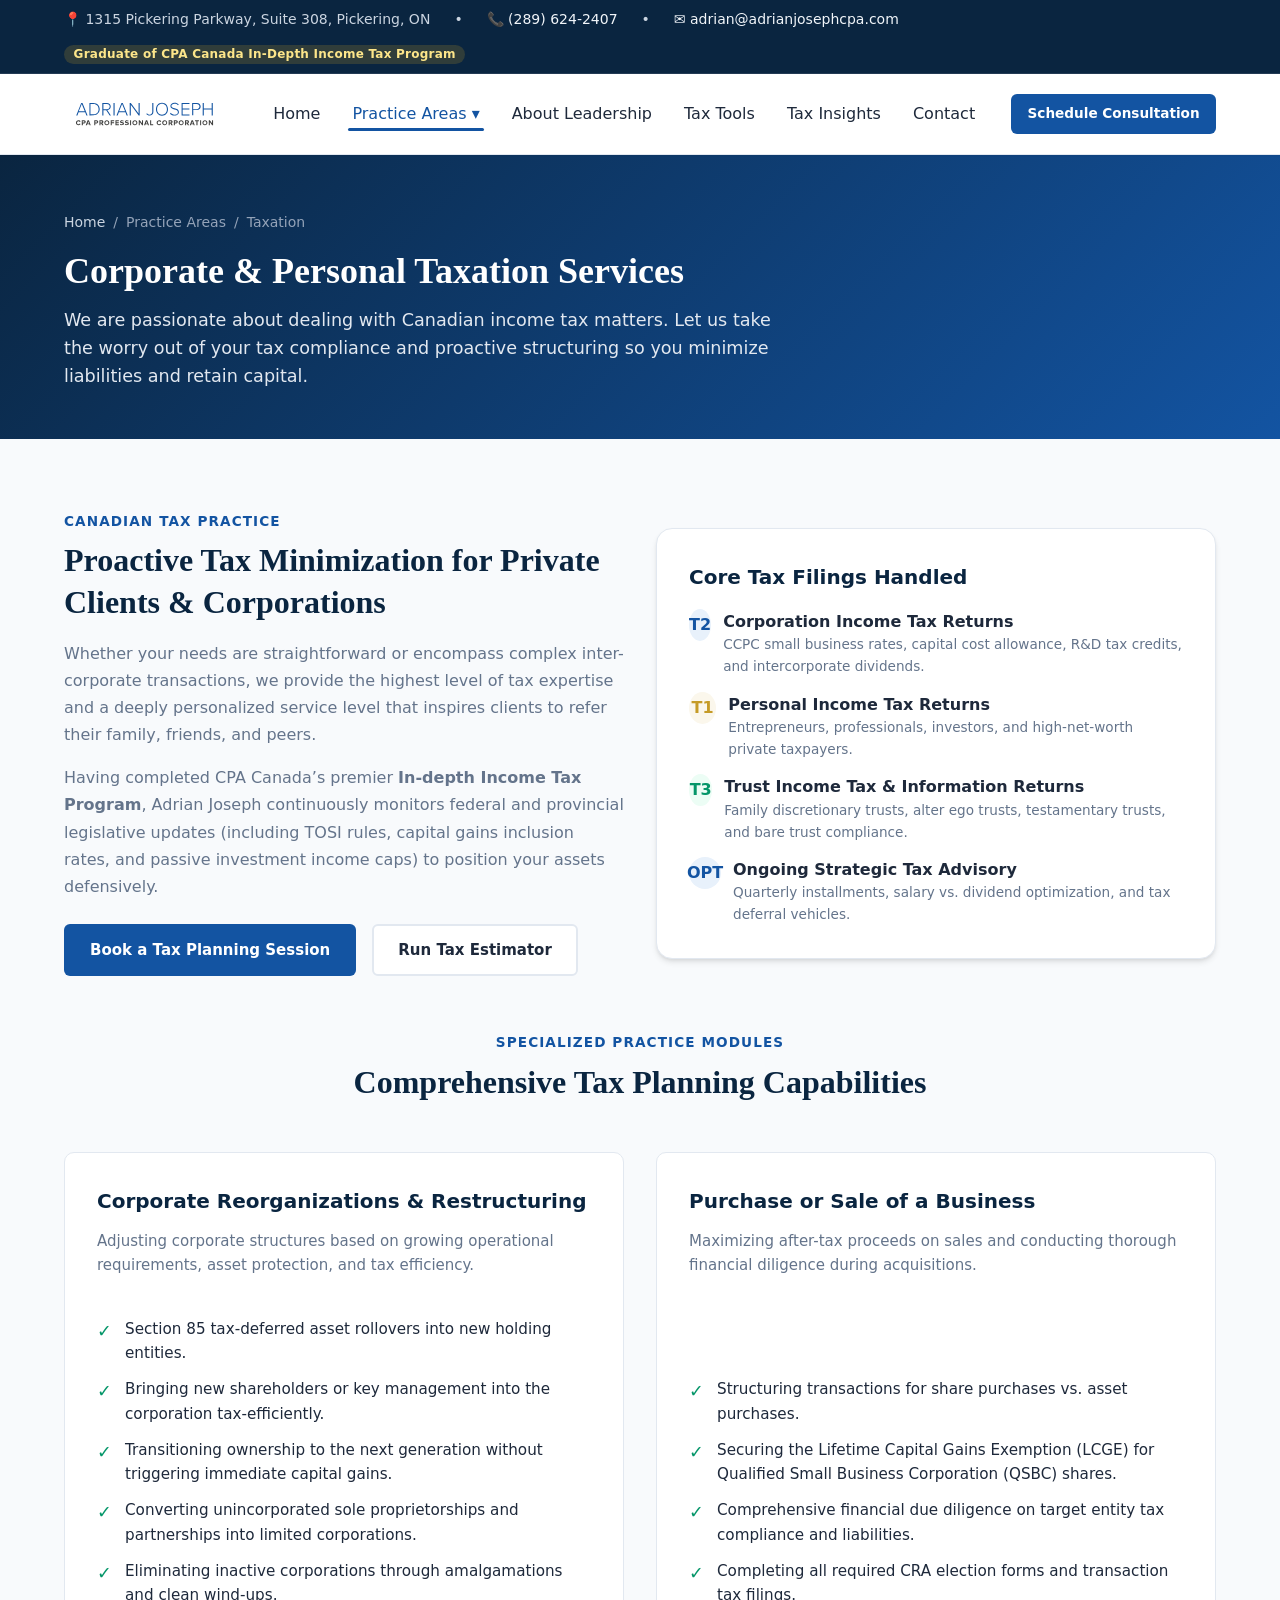
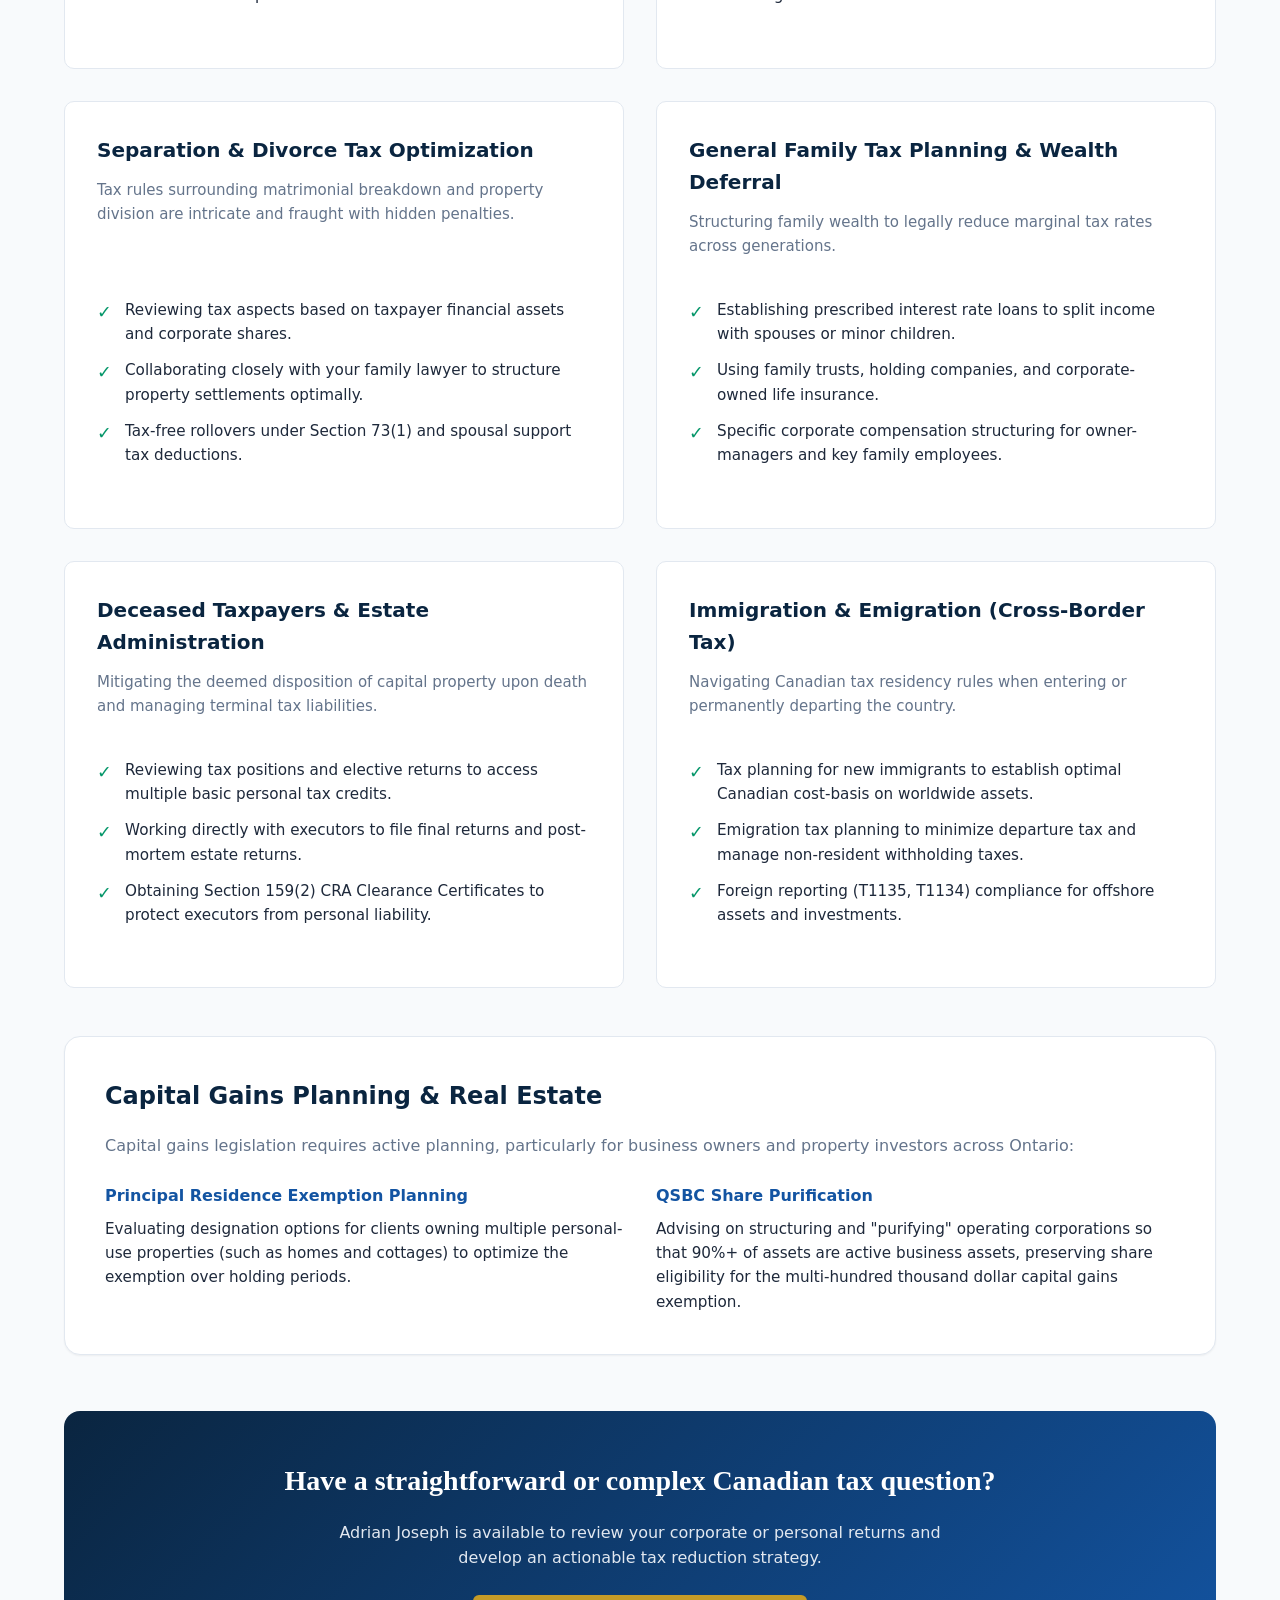
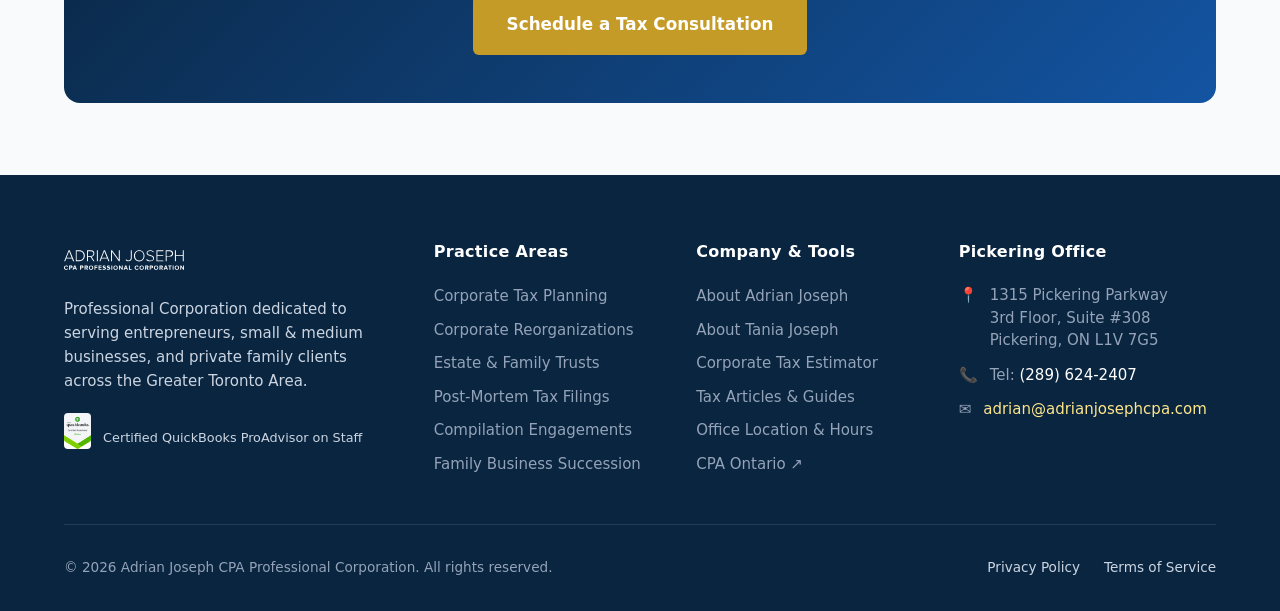
<file: services/taxation.html>
<!DOCTYPE html>
<html lang="en-CA">
<head>
  <meta charset="UTF-8">
  <meta name="viewport" content="width=device-width, initial-scale=1.0">
  <title>Corporate & Personal Taxation Services | Adrian Joseph CPA | Pickering & GTA</title>
  <meta name="description" content="Proactive Canadian corporate and personal tax planning, Section 85 reorganizations, TOSI compliance, cross-border tax, and business purchase/sale due diligence.">
  <link rel="stylesheet" href="../assets/css/style.css">
  <link rel="icon" type="image/svg+xml" href="../assets/images/logo.svg">
  <link rel="canonical" href="https://adrianjosephcpa.com/services/taxation.html">

  <!-- Open Graph -->
  <meta property="og:type" content="article">
  <meta property="og:url" content="https://adrianjosephcpa.com/services/taxation.html">
  <meta property="og:title" content="Corporate & Personal Taxation Services | Adrian Joseph CPA">
  <meta property="og:description" content="Proactive Canadian corporate and personal tax planning, Section 85 reorganizations, TOSI compliance, and business purchase/sale due diligence.">
  <meta property="og:image" content="https://adrianjosephcpa.com/assets/images/adrian-joseph.jpg">
  <meta property="og:site_name" content="Adrian Joseph CPA Professional Corporation">

  <!-- Twitter Card -->
  <meta name="twitter:card" content="summary_large_image">
  <meta name="twitter:title" content="Corporate & Personal Taxation Services | Adrian Joseph CPA">
  <meta name="twitter:description" content="Proactive Canadian corporate and personal tax planning, Section 85 reorganizations, TOSI compliance, and business purchase/sale due diligence.">
  <meta name="twitter:image" content="https://adrianjosephcpa.com/assets/images/adrian-joseph.jpg">

  <!-- AEO & Schema.org JSON-LD -->
  <script type="application/ld+json">
  {
    "@context": "https://schema.org",
    "@graph": [
      {
        "@type": "Service",
        "name": "Canadian Corporate & Personal Taxation Services",
        "provider": {
          "@type": "AccountingService",
          "name": "Adrian Joseph CPA Professional Corporation",
          "url": "https://adrianjosephcpa.com/"
        },
        "areaServed": "Greater Toronto Area, Ontario, Canada",
        "description": "Comprehensive Canadian corporate tax planning, Section 85 asset rollovers, CCPC small business deductions, TOSI compliance, and business purchase/sale due diligence.",
        "serviceType": "Tax Planning & Preparation"
      },
      {
        "@type": "BreadcrumbList",
        "itemListElement": [
          {
            "@type": "ListItem",
            "position": 1,
            "name": "Home",
            "item": "https://adrianjosephcpa.com/"
          },
          {
            "@type": "ListItem",
            "position": 2,
            "name": "Practice Areas",
            "item": "https://adrianjosephcpa.com/#practice-areas"
          },
          {
            "@type": "ListItem",
            "position": 3,
            "name": "Taxation",
            "item": "https://adrianjosephcpa.com/services/taxation.html"
          }
        ]
      },
      {
        "@type": "FAQPage",
        "mainEntity": [
          {
            "@type": "Question",
            "name": "What is the corporate tax rate for small businesses in Ontario?",
            "acceptedAnswer": {
              "@type": "Answer",
              "text": "In Ontario, Canadian-Controlled Private Corporations (CCPCs) pay a combined federal and provincial tax rate of 12.2% (9% Federal + 3.2% Ontario) on active business income up to the $500,000 Small Business Deduction limit. Income above $500,000 is taxed at the general corporate rate of 26.5%."
            }
          },
          {
            "@type": "Question",
            "name": "What is a Section 85 rollover in Canada?",
            "acceptedAnswer": {
              "@type": "Answer",
              "text": "A Section 85 rollover under the Canadian Income Tax Act allows a taxpayer to transfer eligible property (such as business assets, real estate, or shares) to a taxable Canadian corporation in exchange for shares on a tax-deferred basis, postponing capital gains and recapture until the new shares are sold."
            }
          },
          {
            "@type": "Question",
            "name": "What are the Canadian Tax on Split Income (TOSI) rules?",
            "acceptedAnswer": {
              "@type": "Answer",
              "text": "The TOSI rules eliminate tax advantages of sprinkling corporate income to related family members who do not meaningfully contribute to the business. Subject income is taxed at Ontario's top marginal tax rate of ~53.53% unless statutory exceptions (such as the Excluded Business or Excluded Shares tests) are met."
            }
          }
        ]
      }
    ]
  }
  </script>
</head>
<body>

  <!-- Top Announcement Bar -->
  <div class="top-bar">
    <div class="container">
      <div class="top-bar-links">
        <span>📍 1315 Pickering Parkway, Suite 308, Pickering, ON</span>
        <span>•</span>
        <a href="tel:2896242407">📞 (289) 624-2407</a>
        <span>•</span>
        <a href="mailto:adrian@adrianjosephcpa.com">✉️ adrian@adrianjosephcpa.com</a>
      </div>
      <div>
        <span class="top-bar-badge">Graduate of CPA Canada In-Depth Income Tax Program</span>
      </div>
    </div>
  </div>

  <!-- Main Site Header -->
  <header class="site-header">
    <div class="container nav-wrapper">
      <a href="../index.html" class="site-logo" aria-label="Adrian Joseph CPA Home">
        <img src="../assets/images/logo.svg" alt="Adrian Joseph CPA Professional Corporation">
      </a>

      <button class="mobile-nav-toggle" aria-label="Toggle Navigation Menu" aria-expanded="false">
        <svg width="24" height="24" viewBox="0 0 24 24" fill="none" stroke="currentColor" stroke-width="2">
          <line x1="3" y1="12" x2="21" y2="12"></line>
          <line x1="3" y1="6" x2="21" y2="6"></line>
          <line x1="3" y1="18" x2="21" y2="18"></line>
        </svg>
      </button>

      <nav class="main-nav" aria-label="Primary Site Navigation">
        <ul class="nav-links">
          <li><a href="../index.html" class="nav-link">Home</a></li>
          <li class="nav-dropdown">
            <a href="taxation.html" class="nav-link active">Practice Areas ▾</a>
            <ul class="dropdown-menu">
              <li class="dropdown-item">
                <a href="taxation.html">
                  <strong>Corporate & Personal Taxation</strong>
                  <span class="desc">CCPC planning, corporate reorgs & TOSI compliance</span>
                </a>
              </li>
              <li class="dropdown-item">
                <a href="estate-and-trust.html">
                  <strong>Estate & Trust Planning</strong>
                  <span class="desc">Family trusts, will tax reviews & post-mortem filings</span>
                </a>
              </li>
              <li class="dropdown-item">
                <a href="accounting-advisory.html">
                  <strong>Accounting & Business Advisory</strong>
                  <span class="desc">Compilation engagements, QuickBooks & succession planning</span>
                </a>
              </li>
            </ul>
          </li>
          <li><a href="../about.html" class="nav-link">About Leadership</a></li>
          <li><a href="../tools/tax-calculator.html" class="nav-link">Tax Tools</a></li>
          <li><a href="../insights.html" class="nav-link">Tax Insights</a></li>
          <li><a href="../contact.html" class="nav-link">Contact</a></li>
        </ul>
        <a href="../contact.html" class="btn btn-primary btn-sm">Schedule Consultation</a>
      </nav>
    </div>
  </header>

  <main id="main-content">

    <!-- Page Header Banner -->
    <section class="page-header">
      <div class="container">
        <div class="breadcrumbs">
          <a href="../index.html">Home</a>
          <span>/</span>
          <span>Practice Areas</span>
          <span>/</span>
          <span>Taxation</span>
        </div>
        <h1 class="page-title">Corporate & Personal Taxation Services</h1>
        <p class="page-lead">
          We are passionate about dealing with Canadian income tax matters. Let us take the worry out of your tax compliance and proactive structuring so you minimize liabilities and retain capital.
        </p>
      </div>
    </section>

    <!-- Overview Section -->
    <section class="section">
      <div class="container">
        <div class="grid-2" style="align-items: center; margin-bottom: 3.5rem;">
          <div>
            <span class="section-tag">Canadian Tax Practice</span>
            <h2 class="section-title">Proactive Tax Minimization for Private Clients & Corporations</h2>
            <p style="color: var(--color-text-muted); margin-bottom: 1rem; line-height: 1.7;">
              Whether your needs are straightforward or encompass complex inter-corporate transactions, we provide the highest level of tax expertise and a deeply personalized service level that inspires clients to refer their family, friends, and peers.
            </p>
            <p style="color: var(--color-text-muted); margin-bottom: 1.5rem; line-height: 1.7;">
              Having completed CPA Canada’s premier <strong>In-depth Income Tax Program</strong>, Adrian Joseph continuously monitors federal and provincial legislative updates (including TOSI rules, capital gains inclusion rates, and passive investment income caps) to position your assets defensively.
            </p>
            <div style="display: flex; gap: 1rem; flex-wrap: wrap;">
              <a href="../contact.html" class="btn btn-primary">Book a Tax Planning Session</a>
              <a href="../tools/tax-calculator.html" class="btn btn-outline">Run Tax Estimator</a>
            </div>
          </div>

          <div style="background-color: #ffffff; border: 1px solid var(--color-border); border-radius: var(--radius-lg); padding: 2rem; box-shadow: var(--shadow-md);">
            <h3 style="font-size: 1.25rem; color: var(--color-secondary); margin-bottom: 1rem;">Core Tax Filings Handled</h3>
            <div style="display: flex; flex-direction: column; gap: 0.85rem;">
              <div style="display: flex; align-items: flex-start; gap: 0.75rem;">
                <div style="background: var(--color-primary-light); color: var(--color-primary); width: 32px; height: 32px; border-radius: 50%; display: flex; align-items: center; justify-content: center; font-weight: 700;">T2</div>
                <div>
                  <strong>Corporation Income Tax Returns</strong>
                  <p style="font-size: 0.85rem; color: var(--color-text-muted);">CCPC small business rates, capital cost allowance, R&D tax credits, and intercorporate dividends.</p>
                </div>
              </div>
              <div style="display: flex; align-items: flex-start; gap: 0.75rem;">
                <div style="background: var(--color-accent-light); color: var(--color-accent); width: 32px; height: 32px; border-radius: 50%; display: flex; align-items: center; justify-content: center; font-weight: 700;">T1</div>
                <div>
                  <strong>Personal Income Tax Returns</strong>
                  <p style="font-size: 0.85rem; color: var(--color-text-muted);">Entrepreneurs, professionals, investors, and high-net-worth private taxpayers.</p>
                </div>
              </div>
              <div style="display: flex; align-items: flex-start; gap: 0.75rem;">
                <div style="background: var(--color-emerald-light); color: var(--color-emerald); width: 32px; height: 32px; border-radius: 50%; display: flex; align-items: center; justify-content: center; font-weight: 700;">T3</div>
                <div>
                  <strong>Trust Income Tax & Information Returns</strong>
                  <p style="font-size: 0.85rem; color: var(--color-text-muted);">Family discretionary trusts, alter ego trusts, testamentary trusts, and bare trust compliance.</p>
                </div>
              </div>
              <div style="display: flex; align-items: flex-start; gap: 0.75rem;">
                <div style="background: var(--color-primary-light); color: var(--color-primary); width: 32px; height: 32px; border-radius: 50%; display: flex; align-items: center; justify-content: center; font-weight: 700;">OPT</div>
                <div>
                  <strong>Ongoing Strategic Tax Advisory</strong>
                  <p style="font-size: 0.85rem; color: var(--color-text-muted);">Quarterly installments, salary vs. dividend optimization, and tax deferral vehicles.</p>
                </div>
              </div>
            </div>
          </div>
        </div>

        <!-- Detailed Tax Advisory Areas -->
        <div class="section-header">
          <span class="section-tag">Specialized Practice Modules</span>
          <h2 class="section-title">Comprehensive Tax Planning Capabilities</h2>
        </div>

        <div class="grid-2" style="margin-bottom: 3rem;">
          <!-- Module 1 -->
          <div class="card" id="reorgs">
            <h3 class="card-title">Corporate Reorganizations & Restructuring</h3>
            <p class="card-text">
              Adjusting corporate structures based on growing operational requirements, asset protection, and tax efficiency.
            </p>
            <ul class="feature-list">
              <li>Section 85 tax-deferred asset rollovers into new holding entities.</li>
              <li>Bringing new shareholders or key management into the corporation tax-efficiently.</li>
              <li>Transitioning ownership to the next generation without triggering immediate capital gains.</li>
              <li>Converting unincorporated sole proprietorships and partnerships into limited corporations.</li>
              <li>Eliminating inactive corporations through amalgamations and clean wind-ups.</li>
            </ul>
          </div>

          <!-- Module 2 -->
          <div class="card">
            <h3 class="card-title">Purchase or Sale of a Business</h3>
            <p class="card-text">
              Maximizing after-tax proceeds on sales and conducting thorough financial diligence during acquisitions.
            </p>
            <ul class="feature-list">
              <li>Structuring transactions for share purchases vs. asset purchases.</li>
              <li>Securing the Lifetime Capital Gains Exemption (LCGE) for Qualified Small Business Corporation (QSBC) shares.</li>
              <li>Comprehensive financial due diligence on target entity tax compliance and liabilities.</li>
              <li>Completing all required CRA election forms and transaction tax filings.</li>
            </ul>
          </div>

          <!-- Module 3 -->
          <div class="card">
            <h3 class="card-title">Separation & Divorce Tax Optimization</h3>
            <p class="card-text">
              Tax rules surrounding matrimonial breakdown and property division are intricate and fraught with hidden penalties.
            </p>
            <ul class="feature-list">
              <li>Reviewing tax aspects based on taxpayer financial assets and corporate shares.</li>
              <li>Collaborating closely with your family lawyer to structure property settlements optimally.</li>
              <li>Tax-free rollovers under Section 73(1) and spousal support tax deductions.</li>
            </ul>
          </div>

          <!-- Module 4 -->
          <div class="card">
            <h3 class="card-title">General Family Tax Planning & Wealth Deferral</h3>
            <p class="card-text">
              Structuring family wealth to legally reduce marginal tax rates across generations.
            </p>
            <ul class="feature-list">
              <li>Establishing prescribed interest rate loans to split income with spouses or minor children.</li>
              <li>Using family trusts, holding companies, and corporate-owned life insurance.</li>
              <li>Specific corporate compensation structuring for owner-managers and key family employees.</li>
            </ul>
          </div>

          <!-- Module 5 -->
          <div class="card">
            <h3 class="card-title">Deceased Taxpayers & Estate Administration</h3>
            <p class="card-text">
              Mitigating the deemed disposition of capital property upon death and managing terminal tax liabilities.
            </p>
            <ul class="feature-list">
              <li>Reviewing tax positions and elective returns to access multiple basic personal tax credits.</li>
              <li>Working directly with executors to file final returns and post-mortem estate returns.</li>
              <li>Obtaining Section 159(2) CRA Clearance Certificates to protect executors from personal liability.</li>
            </ul>
          </div>

          <!-- Module 6 -->
          <div class="card">
            <h3 class="card-title">Immigration & Emigration (Cross-Border Tax)</h3>
            <p class="card-text">
              Navigating Canadian tax residency rules when entering or permanently departing the country.
            </p>
            <ul class="feature-list">
              <li>Tax planning for new immigrants to establish optimal Canadian cost-basis on worldwide assets.</li>
              <li>Emigration tax planning to minimize departure tax and manage non-resident withholding taxes.</li>
              <li>Foreign reporting (T1135, T1134) compliance for offshore assets and investments.</li>
            </ul>
          </div>
        </div>

        <!-- Capital Gains Section -->
        <div style="background-color: #ffffff; border: 1px solid var(--color-border); border-radius: var(--radius-lg); padding: 2.5rem; box-shadow: var(--shadow-sm); margin-bottom: 3.5rem;">
          <h3 style="font-size: 1.5rem; color: var(--color-secondary); margin-bottom: 1rem;">Capital Gains Planning & Real Estate</h3>
          <p style="color: var(--color-text-muted); margin-bottom: 1.5rem; line-height: 1.7;">
            Capital gains legislation requires active planning, particularly for business owners and property investors across Ontario:
          </p>
          <div class="grid-2">
            <div>
              <h4 style="color: var(--color-primary); margin-bottom: 0.5rem;">Principal Residence Exemption Planning</h4>
              <p style="font-size: 0.95rem; color: var(--color-text-main);">
                Evaluating designation options for clients owning multiple personal-use properties (such as homes and cottages) to optimize the exemption over holding periods.
              </p>
            </div>
            <div>
              <h4 style="color: var(--color-primary); margin-bottom: 0.5rem;">QSBC Share Purification</h4>
              <p style="font-size: 0.95rem; color: var(--color-text-main);">
                Advising on structuring and "purifying" operating corporations so that 90%+ of assets are active business assets, preserving share eligibility for the multi-hundred thousand dollar capital gains exemption.
              </p>
            </div>
          </div>
        </div>

        <!-- Consultation Banner -->
        <div style="background: linear-gradient(135deg, var(--color-secondary) 0%, #1354A2 100%); color: #ffffff; border-radius: var(--radius-lg); padding: 3rem; text-align: center;">
          <h3 style="font-family: var(--font-serif); font-size: 1.75rem; margin-bottom: 1rem; color: #ffffff;">Have a straightforward or complex Canadian tax question?</h3>
          <p style="color: #e2e8f0; max-width: 650px; margin: 0 auto 1.5rem;">
            Adrian Joseph is available to review your corporate or personal returns and develop an actionable tax reduction strategy.
          </p>
          <a href="../contact.html" class="btn btn-accent btn-lg">Schedule a Tax Consultation</a>
        </div>
      </div>
    </section>

  </main>

  <!-- Global Comprehensive Footer -->
  <footer class="site-footer">
    <div class="container">
      <div class="footer-grid">
        <div class="footer-brand">
          <img src="../assets/images/logo-white.svg" alt="Adrian Joseph CPA">
          <p>
            Professional Corporation dedicated to serving entrepreneurs, small & medium businesses, and private family clients across the Greater Toronto Area.
          </p>
          <div style="display: flex; gap: 0.75rem; align-items: center; margin-top: 1rem;">
            <img src="../assets/images/quickbooks-proadvisor.jpg" alt="QuickBooks ProAdvisor" style="height: 36px; border-radius: 4px;">
            <span style="font-size: 0.8rem; color: #cbd5e1;">Certified QuickBooks ProAdvisor on Staff</span>
          </div>
        </div>

        <div>
          <h4 class="footer-heading">Practice Areas</h4>
          <ul class="footer-links">
            <li><a href="taxation.html">Corporate Tax Planning</a></li>
            <li><a href="taxation.html#reorgs">Corporate Reorganizations</a></li>
            <li><a href="estate-and-trust.html">Estate & Family Trusts</a></li>
            <li><a href="estate-and-trust.html#post-mortem">Post-Mortem Tax Filings</a></li>
            <li><a href="accounting-advisory.html">Compilation Engagements</a></li>
            <li><a href="accounting-advisory.html#succession">Family Business Succession</a></li>
          </ul>
        </div>

        <div>
          <h4 class="footer-heading">Company & Tools</h4>
          <ul class="footer-links">
            <li><a href="../about.html">About Adrian Joseph</a></li>
            <li><a href="../about.html#tania">About Tania Joseph</a></li>
            <li><a href="../tools/tax-calculator.html">Corporate Tax Estimator</a></li>
            <li><a href="../insights.html">Tax Articles & Guides</a></li>
            <li><a href="../contact.html">Office Location & Hours</a></li>
            <li><a href="https://www.cpaontario.ca/" target="_blank" rel="noopener">CPA Ontario ↗</a></li>
          </ul>
        </div>

        <div>
          <h4 class="footer-heading">Pickering Office</h4>
          <div class="footer-contact-item">
            <span>📍</span>
            <span>
              1315 Pickering Parkway<br>
              3rd Floor, Suite #308<br>
              Pickering, ON L1V 7G5
            </span>
          </div>
          <div class="footer-contact-item">
            <span>📞</span>
            <span>Tel: <a href="tel:2896242407" style="color: #ffffff;">(289) 624-2407</a></span>
          </div>
          <div class="footer-contact-item">
            <span>✉️</span>
            <span><a href="mailto:adrian@adrianjosephcpa.com" style="color: #fde68a;">adrian@adrianjosephcpa.com</a></span>
          </div>
        </div>
      </div>

      <div class="footer-bottom">
        <div>© 2026 Adrian Joseph CPA Professional Corporation. All rights reserved.</div>
        <div style="display: flex; gap: 1.5rem;">
          <a href="../contact.html">Privacy Policy</a>
          <a href="../contact.html">Terms of Service</a>
        </div>
      </div>
    </div>
  </footer>

  <script src="../assets/js/main.js"></script>
</body>
</html>
</file>
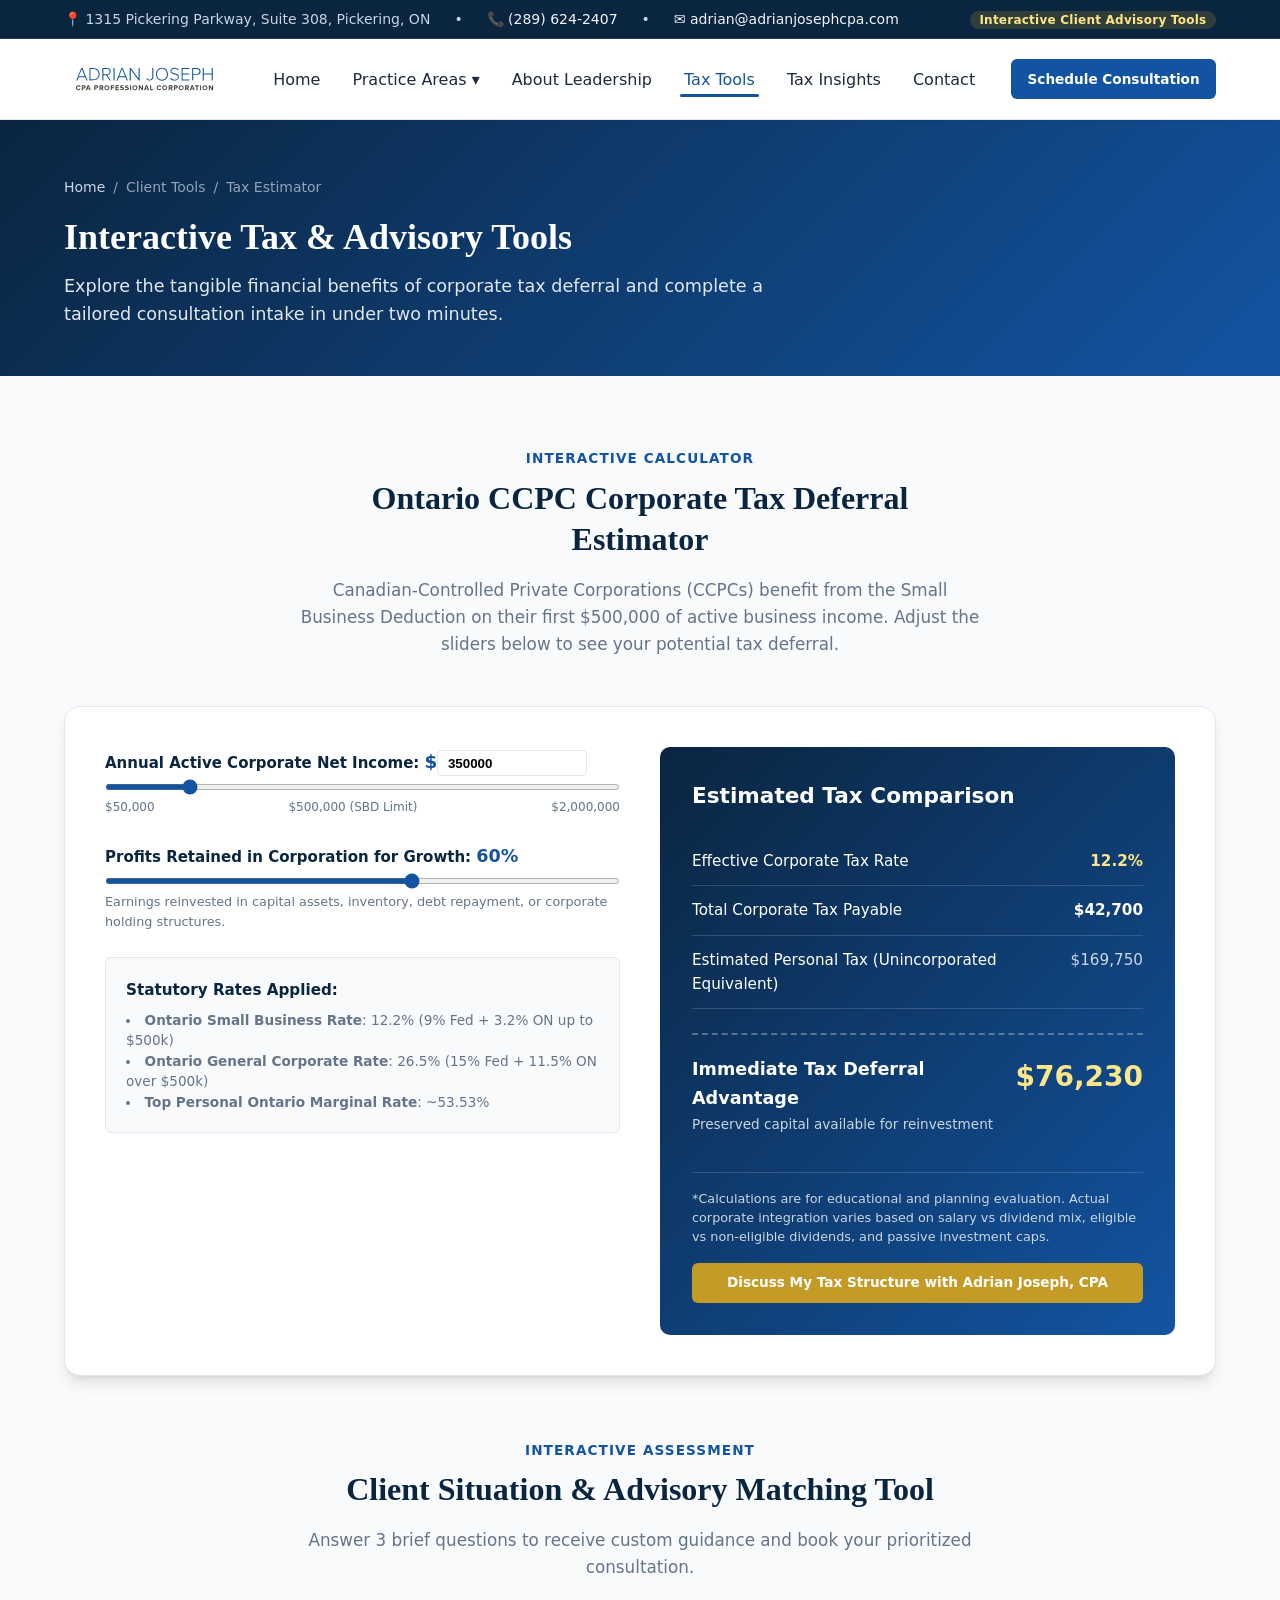
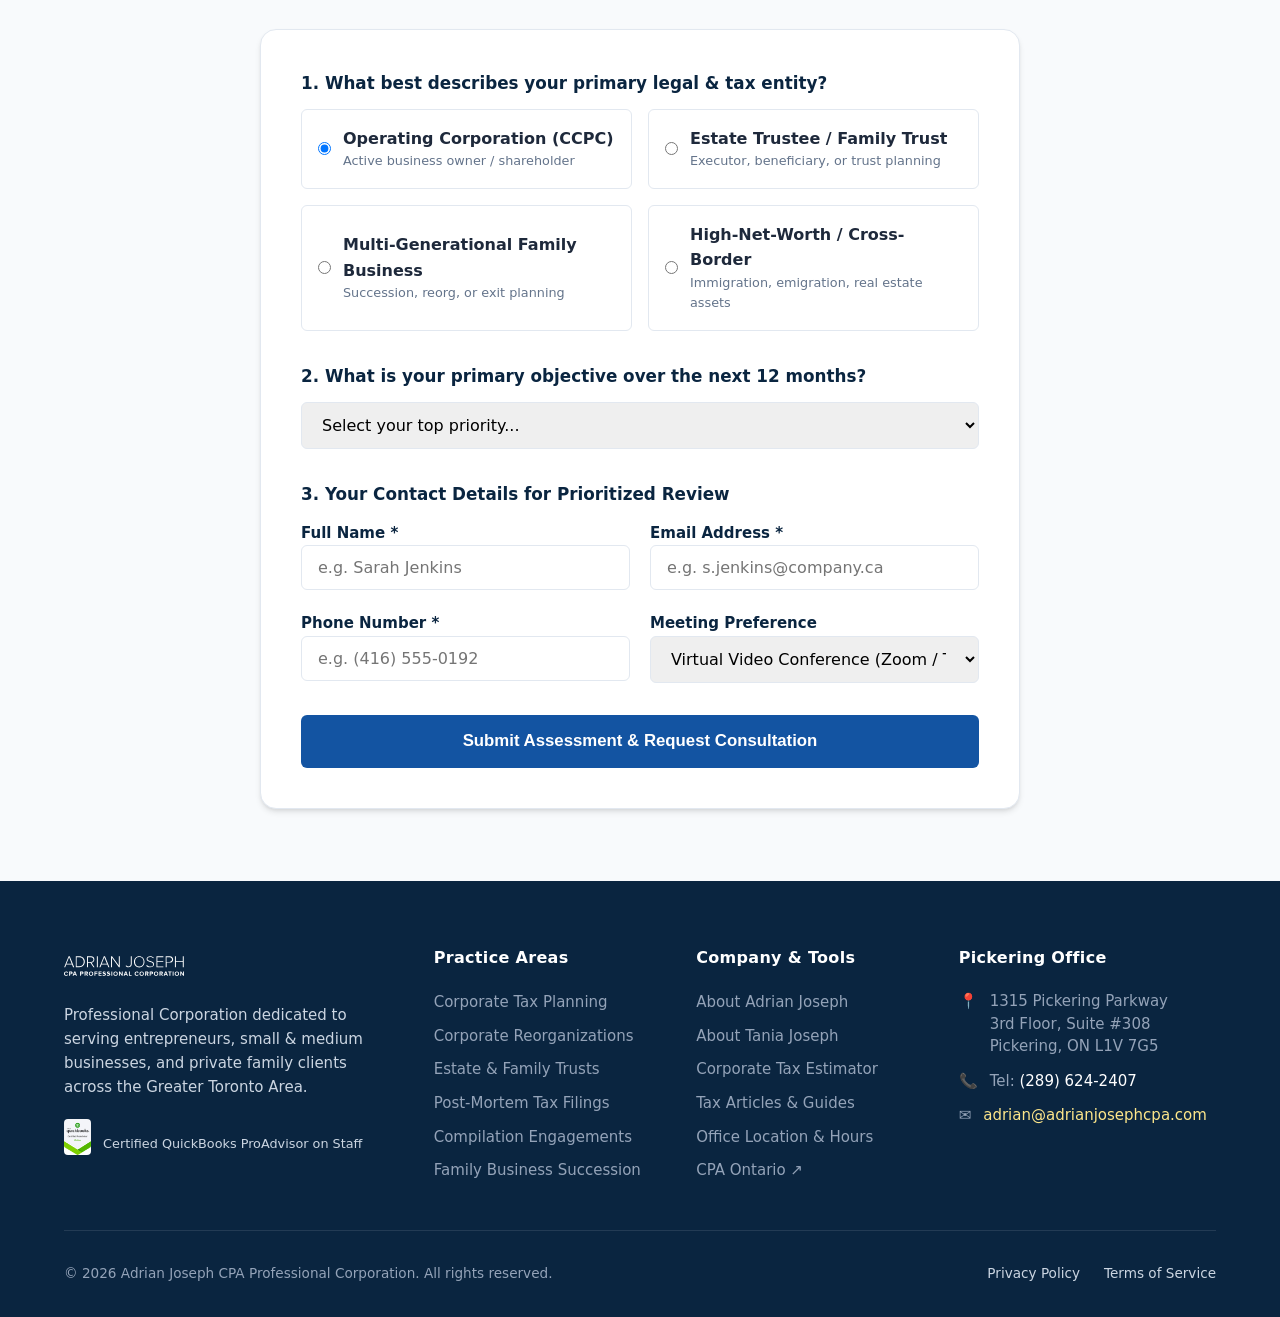
<file: tools/tax-calculator.html>
<!DOCTYPE html>
<html lang="en-CA">
<head>
  <meta charset="UTF-8">
  <meta name="viewport" content="width=device-width, initial-scale=1.0">
  <title>Interactive Tax Planning Tools | Adrian Joseph CPA | Pickering & GTA</title>
  <meta name="description" content="Calculate your Ontario CCPC small business tax deferral and complete our interactive client needs assessment tool. Built by Adrian Joseph CPA.">
  <link rel="stylesheet" href="../assets/css/style.css">
  <link rel="icon" type="image/svg+xml" href="../assets/images/logo.svg">
  <link rel="canonical" href="https://adrianjosephcpa.com/tools/tax-calculator.html">

  <!-- Open Graph -->
  <meta property="og:type" content="website">
  <meta property="og:url" content="https://adrianjosephcpa.com/tools/tax-calculator.html">
  <meta property="og:title" content="Ontario Corporate Tax Deferral Estimator | Adrian Joseph CPA">
  <meta property="og:description" content="Calculate your potential small business corporate tax deferral and complete our interactive client needs assessment.">
  <meta property="og:image" content="https://adrianjosephcpa.com/assets/images/logo.svg">
  <meta property="og:site_name" content="Adrian Joseph CPA Professional Corporation">

  <!-- Twitter Card -->
  <meta name="twitter:card" content="summary">
  <meta name="twitter:title" content="Ontario Corporate Tax Deferral Estimator | Adrian Joseph CPA">
  <meta name="twitter:description" content="Calculate your potential small business corporate tax deferral and complete our interactive client needs assessment.">
  <meta name="twitter:image" content="https://adrianjosephcpa.com/assets/images/logo.svg">

  <!-- AEO & Schema.org JSON-LD -->
  <script type="application/ld+json">
  {
    "@context": "https://schema.org",
    "@graph": [
      {
        "@type": "WebApplication",
        "name": "Ontario CCPC Corporate Tax Deferral Estimator",
        "url": "https://adrianjosephcpa.com/tools/tax-calculator.html",
        "applicationCategory": "FinanceApplication",
        "operatingSystem": "All",
        "description": "Interactive tax planning tool calculating combined federal and Ontario CCPC active business tax rates (12.2% vs 26.5%) compared to top marginal personal income tax rates (~53.53%).",
        "author": {
          "@type": "AccountingService",
          "name": "Adrian Joseph CPA Professional Corporation"
        }
      },
      {
        "@type": "BreadcrumbList",
        "itemListElement": [
          {
            "@type": "ListItem",
            "position": 1,
            "name": "Home",
            "item": "https://adrianjosephcpa.com/"
          },
          {
            "@type": "ListItem",
            "position": 2,
            "name": "Client Tools",
            "item": "https://adrianjosephcpa.com/tools/tax-calculator.html"
          }
        ]
      }
    ]
  }
  </script>
</head>
<body>

  <!-- Top Announcement Bar -->
  <div class="top-bar">
    <div class="container">
      <div class="top-bar-links">
        <span>📍 1315 Pickering Parkway, Suite 308, Pickering, ON</span>
        <span>•</span>
        <a href="tel:2896242407">📞 (289) 624-2407</a>
        <span>•</span>
        <a href="mailto:adrian@adrianjosephcpa.com">✉️ adrian@adrianjosephcpa.com</a>
      </div>
      <div>
        <span class="top-bar-badge">Interactive Client Advisory Tools</span>
      </div>
    </div>
  </div>

  <!-- Main Site Header -->
  <header class="site-header">
    <div class="container nav-wrapper">
      <a href="../index.html" class="site-logo" aria-label="Adrian Joseph CPA Home">
        <img src="../assets/images/logo.svg" alt="Adrian Joseph CPA Professional Corporation">
      </a>

      <button class="mobile-nav-toggle" aria-label="Toggle Navigation Menu" aria-expanded="false">
        <svg width="24" height="24" viewBox="0 0 24 24" fill="none" stroke="currentColor" stroke-width="2">
          <line x1="3" y1="12" x2="21" y2="12"></line>
          <line x1="3" y1="6" x2="21" y2="6"></line>
          <line x1="3" y1="18" x2="21" y2="18"></line>
        </svg>
      </button>

      <nav class="main-nav" aria-label="Primary Site Navigation">
        <ul class="nav-links">
          <li><a href="../index.html" class="nav-link">Home</a></li>
          <li class="nav-dropdown">
            <a href="../services/taxation.html" class="nav-link">Practice Areas ▾</a>
            <ul class="dropdown-menu">
              <li class="dropdown-item">
                <a href="../services/taxation.html">
                  <strong>Corporate & Personal Taxation</strong>
                  <span class="desc">CCPC planning, corporate reorgs & TOSI compliance</span>
                </a>
              </li>
              <li class="dropdown-item">
                <a href="../services/estate-and-trust.html">
                  <strong>Estate & Trust Planning</strong>
                  <span class="desc">Family trusts, will tax reviews & post-mortem filings</span>
                </a>
              </li>
              <li class="dropdown-item">
                <a href="../services/accounting-advisory.html">
                  <strong>Accounting & Business Advisory</strong>
                  <span class="desc">Compilation engagements, QuickBooks & succession planning</span>
                </a>
              </li>
            </ul>
          </li>
          <li><a href="../about.html" class="nav-link">About Leadership</a></li>
          <li><a href="tax-calculator.html" class="nav-link active">Tax Tools</a></li>
          <li><a href="../insights.html" class="nav-link">Tax Insights</a></li>
          <li><a href="../contact.html" class="nav-link">Contact</a></li>
        </ul>
        <a href="../contact.html" class="btn btn-primary btn-sm">Schedule Consultation</a>
      </nav>
    </div>
  </header>

  <main id="main-content">

    <!-- Page Header Banner -->
    <section class="page-header">
      <div class="container">
        <div class="breadcrumbs">
          <a href="../index.html">Home</a>
          <span>/</span>
          <span>Client Tools</span>
          <span>/</span>
          <span>Tax Estimator</span>
        </div>
        <h1 class="page-title">Interactive Tax & Advisory Tools</h1>
        <p class="page-lead">
          Explore the tangible financial benefits of corporate tax deferral and complete a tailored consultation intake in under two minutes.
        </p>
      </div>
    </section>

    <!-- Tool 1: Ontario CCPC Tax Deferral Estimator -->
    <section class="section">
      <div class="container">
        <div class="section-header">
          <span class="section-tag">Interactive Calculator</span>
          <h2 class="section-title">Ontario CCPC Corporate Tax Deferral Estimator</h2>
          <p class="section-desc">
            Canadian-Controlled Private Corporations (CCPCs) benefit from the Small Business Deduction on their first $500,000 of active business income. Adjust the sliders below to see your potential tax deferral.
          </p>
        </div>

        <div class="calc-wrapper" style="margin-bottom: 4rem;">
          <div class="calc-controls">
            <div class="form-group">
              <label class="form-label" for="calc-income">
                Annual Active Corporate Net Income: 
                <strong style="color: var(--color-primary); font-size: 1.15rem;">$<input type="number" id="calc-income-num" value="350000" min="50000" max="2000000" step="25000" style="width: 150px; border: 1px solid var(--color-border); padding: 0.3rem 0.6rem; border-radius: 4px; font-weight: 700;"></strong>
              </label>
              <input type="range" id="calc-income" class="range-slider" min="50000" max="2000000" step="25000" value="350000">
              <div style="display: flex; justify-content: space-between; font-size: 0.75rem; color: var(--color-text-muted);">
                <span>$50,000</span>
                <span>$500,000 (SBD Limit)</span>
                <span>$2,000,000</span>
              </div>
            </div>

            <div class="form-group">
              <label class="form-label" for="calc-retain">
                Profits Retained in Corporation for Growth: 
                <strong id="calc-retain-val" style="color: var(--color-primary); font-size: 1.1rem;">60%</strong>
              </label>
              <input type="range" id="calc-retain" class="range-slider" min="0" max="100" step="5" value="60">
              <span class="form-hint">Earnings reinvested in capital assets, inventory, debt repayment, or corporate holding structures.</span>
            </div>

            <div style="background-color: var(--color-bg-page); border: 1px solid var(--color-border); border-radius: var(--radius-sm); padding: 1.25rem;">
              <h4 style="font-size: 0.95rem; color: var(--color-secondary); margin-bottom: 0.5rem;">Statutory Rates Applied:</h4>
              <ul style="font-size: 0.85rem; color: var(--color-text-muted); list-style-position: inside; line-height: 1.5;">
                <li><strong>Ontario Small Business Rate</strong>: 12.2% (9% Fed + 3.2% ON up to $500k)</li>
                <li><strong>Ontario General Corporate Rate</strong>: 26.5% (15% Fed + 11.5% ON over $500k)</li>
                <li><strong>Top Personal Ontario Marginal Rate</strong>: ~53.53%</li>
              </ul>
            </div>
          </div>

          <div class="calc-display">
            <div>
              <h3 style="font-size: 1.35rem; color: #ffffff; margin-bottom: 1.5rem;">Estimated Tax Comparison</h3>

              <div class="calc-result-row">
                <span>Effective Corporate Tax Rate</span>
                <span id="res-effective-rate" style="font-weight: 700; color: #fde68a;">12.2%</span>
              </div>

              <div class="calc-result-row">
                <span>Total Corporate Tax Payable</span>
                <strong id="res-corp-tax">$42,700</strong>
              </div>

              <div class="calc-result-row">
                <span>Estimated Personal Tax (Unincorporated Equivalent)</span>
                <span id="res-personal-tax" style="color: #cbd5e1;">$169,750</span>
              </div>

              <div class="calc-result-row" style="border-top: 2px dashed rgba(255,255,255,0.3); margin-top: 1.5rem; padding-top: 1.25rem;">
                <div>
                  <span style="font-weight: 700; font-size: 1.1rem; display: block;">Immediate Tax Deferral Advantage</span>
                  <span style="font-size: 0.85rem; color: #cbd5e1;">Preserved capital available for reinvestment</span>
                </div>
                <div class="calc-val-big" id="res-deferral">$76,230</div>
              </div>
            </div>

            <div style="margin-top: 1.5rem; border-top: 1px solid rgba(255,255,255,0.15); padding-top: 1rem;">
              <p style="font-size: 0.8rem; color: #cbd5e1; margin-bottom: 1rem; line-height: 1.5;">
                *Calculations are for educational and planning evaluation. Actual corporate integration varies based on salary vs dividend mix, eligible vs non-eligible dividends, and passive investment caps.
              </p>
              <a href="../contact.html" class="btn btn-accent btn-sm" style="width: 100%;">Discuss My Tax Structure with Adrian Joseph, CPA</a>
            </div>
          </div>
        </div>

        <!-- Tool 2: Interactive Consultation Stepper Assessment -->
        <div class="section-header">
          <span class="section-tag">Interactive Assessment</span>
          <h2 class="section-title">Client Situation & Advisory Matching Tool</h2>
          <p class="section-desc">Answer 3 brief questions to receive custom guidance and book your prioritized consultation.</p>
        </div>

        <div style="max-width: 760px; margin: 0 auto; background-color: #ffffff; border: 1px solid var(--color-border); border-radius: var(--radius-lg); padding: 2.5rem; box-shadow: var(--shadow-md);">
          <form data-consultation-form id="stepper-form">
            <!-- Question 1 -->
            <div style="margin-bottom: 2rem;">
              <label class="form-label" style="font-size: 1.05rem; margin-bottom: 0.75rem; display: block;">
                1. What best describes your primary legal & tax entity?
              </label>
              <div class="grid-2" style="gap: 1rem;">
                <label style="border: 1px solid var(--color-border); padding: 1rem; border-radius: var(--radius-sm); cursor: pointer; display: flex; align-items: center; gap: 0.75rem;">
                  <input type="radio" name="entity_type" value="incorporated" checked>
                  <div>
                    <strong>Operating Corporation (CCPC)</strong>
                    <div style="font-size: 0.8rem; color: var(--color-text-muted);">Active business owner / shareholder</div>
                  </div>
                </label>
                <label style="border: 1px solid var(--color-border); padding: 1rem; border-radius: var(--radius-sm); cursor: pointer; display: flex; align-items: center; gap: 0.75rem;">
                  <input type="radio" name="entity_type" value="estate">
                  <div>
                    <strong>Estate Trustee / Family Trust</strong>
                    <div style="font-size: 0.8rem; color: var(--color-text-muted);">Executor, beneficiary, or trust planning</div>
                  </div>
                </label>
                <label style="border: 1px solid var(--color-border); padding: 1rem; border-radius: var(--radius-sm); cursor: pointer; display: flex; align-items: center; gap: 0.75rem;">
                  <input type="radio" name="entity_type" value="family_biz">
                  <div>
                    <strong>Multi-Generational Family Business</strong>
                    <div style="font-size: 0.8rem; color: var(--color-text-muted);">Succession, reorg, or exit planning</div>
                  </div>
                </label>
                <label style="border: 1px solid var(--color-border); padding: 1rem; border-radius: var(--radius-sm); cursor: pointer; display: flex; align-items: center; gap: 0.75rem;">
                  <input type="radio" name="entity_type" value="individual">
                  <div>
                    <strong>High-Net-Worth / Cross-Border</strong>
                    <div style="font-size: 0.8rem; color: var(--color-text-muted);">Immigration, emigration, real estate assets</div>
                  </div>
                </label>
              </div>
            </div>

            <!-- Question 2 -->
            <div style="margin-bottom: 2rem;">
              <label class="form-label" style="font-size: 1.05rem; margin-bottom: 0.75rem; display: block;">
                2. What is your primary objective over the next 12 months?
              </label>
              <select class="form-control" name="primary_goal" required>
                <option value="">Select your top priority...</option>
                <option value="minimize_tax">Restructure corporate shares & minimize annual tax liabilities</option>
                <option value="estate_freeze">Implement an Estate Freeze & lock in capital gains for children</option>
                <option value="post_mortem">Filing terminal returns & obtaining CRA clearance for an estate</option>
                <option value="bookkeeping_compilation">Notice to Reader compilation financial statements & QuickBooks support</option>
                <option value="mna_exit">Prepare company for sale or purchase another commercial enterprise</option>
              </select>
            </div>

            <!-- Question 3 -->
            <div style="margin-bottom: 2rem;">
              <label class="form-label" style="font-size: 1.05rem; margin-bottom: 0.75rem; display: block;">
                3. Your Contact Details for Prioritized Review
              </label>
              <div class="form-row">
                <div>
                  <label class="form-label" for="step-name">Full Name *</label>
                  <input type="text" id="step-name" class="form-control" placeholder="e.g. Sarah Jenkins" required>
                </div>
                <div>
                  <label class="form-label" for="step-email">Email Address *</label>
                  <input type="email" id="step-email" class="form-control" placeholder="e.g. s.jenkins@company.ca" required>
                </div>
              </div>
              <div class="form-row">
                <div>
                  <label class="form-label" for="step-phone">Phone Number *</label>
                  <input type="tel" id="step-phone" class="form-control" placeholder="e.g. (416) 555-0192" required>
                </div>
                <div>
                  <label class="form-label" for="step-meeting">Meeting Preference</label>
                  <select id="step-meeting" class="form-control">
                    <option value="virtual">Virtual Video Conference (Zoom / Teams)</option>
                    <option value="in_person">In-Person at Pickering Parkway Office</option>
                    <option value="phone">Direct Phone Call</option>
                  </select>
                </div>
              </div>
            </div>

            <button type="submit" class="btn btn-primary btn-lg" style="width: 100%;">
              Submit Assessment & Request Consultation
            </button>
          </form>
        </div>

      </div>
    </section>

  </main>

  <!-- Global Footer -->
  <footer class="site-footer">
    <div class="container">
      <div class="footer-grid">
        <div class="footer-brand">
          <img src="../assets/images/logo-white.svg" alt="Adrian Joseph CPA">
          <p>
            Professional Corporation dedicated to serving entrepreneurs, small & medium businesses, and private family clients across the Greater Toronto Area.
          </p>
          <div style="display: flex; gap: 0.75rem; align-items: center; margin-top: 1rem;">
            <img src="../assets/images/quickbooks-proadvisor.jpg" alt="QuickBooks ProAdvisor" style="height: 36px; border-radius: 4px;">
            <span style="font-size: 0.8rem; color: #cbd5e1;">Certified QuickBooks ProAdvisor on Staff</span>
          </div>
        </div>

        <div>
          <h4 class="footer-heading">Practice Areas</h4>
          <ul class="footer-links">
            <li><a href="../services/taxation.html">Corporate Tax Planning</a></li>
            <li><a href="../services/taxation.html#reorgs">Corporate Reorganizations</a></li>
            <li><a href="../services/estate-and-trust.html">Estate & Family Trusts</a></li>
            <li><a href="../services/estate-and-trust.html#post-mortem">Post-Mortem Tax Filings</a></li>
            <li><a href="../services/accounting-advisory.html">Compilation Engagements</a></li>
            <li><a href="../services/accounting-advisory.html#succession">Family Business Succession</a></li>
          </ul>
        </div>

        <div>
          <h4 class="footer-heading">Company & Tools</h4>
          <ul class="footer-links">
            <li><a href="../about.html">About Adrian Joseph</a></li>
            <li><a href="../about.html#tania">About Tania Joseph</a></li>
            <li><a href="tax-calculator.html">Corporate Tax Estimator</a></li>
            <li><a href="../insights.html">Tax Articles & Guides</a></li>
            <li><a href="../contact.html">Office Location & Hours</a></li>
            <li><a href="https://www.cpaontario.ca/" target="_blank" rel="noopener">CPA Ontario ↗</a></li>
          </ul>
        </div>

        <div>
          <h4 class="footer-heading">Pickering Office</h4>
          <div class="footer-contact-item">
            <span>📍</span>
            <span>
              1315 Pickering Parkway<br>
              3rd Floor, Suite #308<br>
              Pickering, ON L1V 7G5
            </span>
          </div>
          <div class="footer-contact-item">
            <span>📞</span>
            <span>Tel: <a href="tel:2896242407" style="color: #ffffff;">(289) 624-2407</a></span>
          </div>
          <div class="footer-contact-item">
            <span>✉️</span>
            <span><a href="mailto:adrian@adrianjosephcpa.com" style="color: #fde68a;">adrian@adrianjosephcpa.com</a></span>
          </div>
        </div>
      </div>

      <div class="footer-bottom">
        <div>© 2026 Adrian Joseph CPA Professional Corporation. All rights reserved.</div>
        <div style="display: flex; gap: 1.5rem;">
          <a href="../contact.html">Privacy Policy</a>
          <a href="../contact.html">Terms of Service</a>
        </div>
      </div>
    </div>
  </footer>

  <script src="../assets/js/main.js"></script>
</body>
</html>
</file>
<file: assets/css/style.css>
/* ==========================================================================
   Adrian Joseph CPA — Modern Multi-Page Design System
   ========================================================================== */

:root {
  --color-primary: #1354A2;
  --color-primary-dark: #0b376d;
  --color-primary-light: #e8f1fb;
  --color-secondary: #0A2540;
  --color-accent: #C59B27;
  --color-accent-light: #fbf7ec;
  --color-accent-hover: #b0891e;
  --color-emerald: #059669;
  --color-emerald-light: #ecfdf5;

  --color-text-main: #1e293b;
  --color-text-muted: #64748b;
  --color-text-light: #94a3b8;
  --color-bg-page: #f8fafc;
  --color-bg-surface: #ffffff;
  --color-border: #e2e8f0;
  --color-border-subtle: #f1f5f9;

  --font-sans: system-ui, -apple-system, BlinkMacSystemFont, 'Segoe UI', Roboto, Helvetica, Arial, sans-serif;
  --font-serif: 'Georgia', 'Cambria', serif;

  --shadow-sm: 0 1px 2px 0 rgb(0 0 0 / 0.05);
  --shadow-md: 0 4px 6px -1px rgb(0 0 0 / 0.1), 0 2px 4px -2px rgb(0 0 0 / 0.1);
  --shadow-lg: 0 10px 15px -3px rgb(0 0 0 / 0.1), 0 4px 6px -4px rgb(0 0 0 / 0.1);
  --shadow-xl: 0 20px 25px -5px rgb(0 0 0 / 0.1), 0 8px 10px -6px rgb(0 0 0 / 0.1);

  --radius-sm: 6px;
  --radius-md: 10px;
  --radius-lg: 16px;
  --radius-full: 9999px;

  --container-max: 1200px;
  --container-narrow: 860px;
}

/* Base Reset & Box Sizing */
*, *::before, *::after {
  box-sizing: border-box;
  margin: 0;
  padding: 0;
}

html {
  font-family: var(--font-sans);
  font-size: 16px;
  line-height: 1.6;
  color: var(--color-text-main);
  background-color: var(--color-bg-page);
  scroll-behavior: smooth;
  -webkit-font-smoothing: antialiased;
}

body {
  min-height: 100vh;
  display: flex;
  flex-direction: column;
}

img {
  max-width: 100%;
  height: auto;
  display: block;
}

a {
  color: var(--color-primary);
  text-decoration: none;
  transition: color 0.2s ease;
}

a:hover {
  color: var(--color-primary-dark);
}

a:focus-visible, button:focus-visible, input:focus-visible, select:focus-visible, textarea:focus-visible {
  outline: 3px solid var(--color-accent);
  outline-offset: 2px;
}

.sr-only {
  position: absolute;
  width: 1px;
  height: 1px;
  padding: 0;
  margin: -1px;
  overflow: hidden;
  clip: rect(0, 0, 0, 0);
  white-space: nowrap;
  border-width: 0;
}

/* Container */
.container {
  width: 100%;
  max-width: var(--container-max);
  margin-left: auto;
  margin-right: auto;
  padding-left: 1.5rem;
  padding-right: 1.5rem;
}

.container-narrow {
  max-width: var(--container-narrow);
}

/* ==========================================================================
   Header & Navigation
   ========================================================================== */

/* Top Info Bar */
.top-bar {
  background-color: var(--color-secondary);
  color: #cbd5e1;
  font-size: 0.875rem;
  padding: 0.5rem 0;
  border-bottom: 1px solid rgba(255, 255, 255, 0.1);
}

.top-bar .container {
  display: flex;
  justify-content: space-between;
  align-items: center;
  flex-wrap: wrap;
  gap: 0.75rem;
}

.top-bar-links {
  display: flex;
  gap: 1.5rem;
  align-items: center;
}

.top-bar a {
  color: #f1f5f9;
  display: inline-flex;
  align-items: center;
  gap: 0.4rem;
}

.top-bar a:hover {
  color: var(--color-accent);
}

.top-bar-badge {
  background-color: rgba(197, 155, 39, 0.2);
  color: #fde68a;
  padding: 0.15rem 0.6rem;
  border-radius: var(--radius-full);
  font-size: 0.75rem;
  font-weight: 600;
  letter-spacing: 0.02em;
}

/* Main Site Header */
.site-header {
  background-color: var(--color-bg-surface);
  position: sticky;
  top: 0;
  z-index: 100;
  box-shadow: var(--shadow-sm);
  border-bottom: 1px solid var(--color-border);
}

.nav-wrapper {
  display: flex;
  justify-content: space-between;
  align-items: center;
  height: 80px;
}

.site-logo {
  display: flex;
  align-items: center;
}

.site-logo img {
  height: 48px;
  width: auto;
}

.main-nav {
  display: flex;
  align-items: center;
  gap: 2rem;
}

.nav-links {
  display: flex;
  list-style: none;
  gap: 1.5rem;
  align-items: center;
}

.nav-link {
  font-weight: 500;
  color: var(--color-text-main);
  padding: 0.5rem 0.25rem;
  position: relative;
  transition: color 0.2s ease;
}

.nav-link:hover, .nav-link.active {
  color: var(--color-primary);
}

.nav-link.active::after {
  content: '';
  position: absolute;
  bottom: 0;
  left: 0;
  right: 0;
  height: 3px;
  background-color: var(--color-primary);
  border-radius: var(--radius-full);
}

/* Dropdown */
.nav-dropdown {
  position: relative;
}

.dropdown-menu {
  position: absolute;
  top: 100%;
  left: -1rem;
  background-color: var(--color-bg-surface);
  border: 1px solid var(--color-border);
  border-radius: var(--radius-md);
  box-shadow: var(--shadow-lg);
  min-width: 280px;
  padding: 0.75rem 0;
  list-style: none;
  opacity: 0;
  visibility: hidden;
  transform: translateY(10px);
  transition: all 0.2s ease;
  z-index: 150;
}

.nav-dropdown:hover .dropdown-menu,
.nav-dropdown:focus-within .dropdown-menu {
  opacity: 1;
  visibility: visible;
  transform: translateY(0);
}

.dropdown-item a {
  display: block;
  padding: 0.6rem 1.25rem;
  color: var(--color-text-main);
  font-size: 0.9375rem;
}

.dropdown-item a:hover {
  background-color: var(--color-primary-light);
  color: var(--color-primary);
}

.dropdown-item .desc {
  display: block;
  font-size: 0.775rem;
  color: var(--color-text-muted);
  margin-top: 0.15rem;
}

/* Mobile Toggle */
.mobile-nav-toggle {
  display: none;
  background: none;
  border: 1px solid var(--color-border);
  border-radius: var(--radius-sm);
  padding: 0.5rem;
  cursor: pointer;
}

/* ==========================================================================
   Buttons & CTAs
   ========================================================================== */

.btn {
  display: inline-flex;
  align-items: center;
  justify-content: center;
  gap: 0.5rem;
  font-weight: 600;
  font-size: 0.9375rem;
  padding: 0.75rem 1.5rem;
  border-radius: var(--radius-sm);
  border: 2px solid transparent;
  cursor: pointer;
  transition: all 0.2s ease;
  text-align: center;
}

.btn-primary {
  background-color: var(--color-primary);
  color: #ffffff;
}

.btn-primary:hover {
  background-color: var(--color-primary-dark);
  color: #ffffff;
  box-shadow: var(--shadow-md);
}

.btn-accent {
  background-color: var(--color-accent);
  color: #ffffff;
}

.btn-accent:hover {
  background-color: var(--color-accent-hover);
  color: #ffffff;
  box-shadow: var(--shadow-md);
}

.btn-outline {
  border-color: var(--color-border);
  background-color: var(--color-bg-surface);
  color: var(--color-text-main);
}

.btn-outline:hover {
  border-color: var(--color-primary);
  color: var(--color-primary);
  background-color: var(--color-primary-light);
}

.btn-white {
  background-color: #ffffff;
  color: var(--color-secondary);
}

.btn-white:hover {
  background-color: #f1f5f9;
  color: var(--color-primary);
}

.btn-sm {
  padding: 0.45rem 0.9rem;
  font-size: 0.85rem;
}

.btn-lg {
  padding: 0.9rem 2rem;
  font-size: 1.05rem;
}

/* ==========================================================================
   Hero Sections
   ========================================================================== */

.hero-home {
  background: linear-gradient(135deg, #0A2540 0%, #1354A2 100%);
  color: #ffffff;
  padding: 4.5rem 0 4rem;
  position: relative;
  overflow: hidden;
}

.hero-home::after {
  content: '';
  position: absolute;
  top: 0;
  right: 0;
  width: 50%;
  height: 100%;
  background: radial-gradient(circle at 70% 30%, rgba(197, 155, 39, 0.15), transparent 70%);
  pointer-events: none;
}

.hero-grid {
  display: grid;
  grid-template-columns: 1.2fr 0.8fr;
  gap: 3rem;
  align-items: center;
}

.hero-eyebrow {
  display: inline-flex;
  align-items: center;
  gap: 0.5rem;
  background-color: rgba(255, 255, 255, 0.12);
  border: 1px solid rgba(255, 255, 255, 0.2);
  padding: 0.35rem 0.85rem;
  border-radius: var(--radius-full);
  font-size: 0.85rem;
  font-weight: 600;
  color: #fde68a;
  margin-bottom: 1.25rem;
}

.hero-title {
  font-size: 2.75rem;
  font-family: var(--font-serif);
  line-height: 1.2;
  margin-bottom: 1.25rem;
  letter-spacing: -0.02em;
}

.hero-subtitle {
  font-size: 1.15rem;
  line-height: 1.6;
  color: #e2e8f0;
  margin-bottom: 2rem;
  max-width: 580px;
}

.hero-actions {
  display: flex;
  gap: 1rem;
  flex-wrap: wrap;
  margin-bottom: 2.5rem;
}

.hero-trust-list {
  display: flex;
  gap: 1.5rem;
  flex-wrap: wrap;
  padding-top: 1.5rem;
  border-top: 1px solid rgba(255, 255, 255, 0.15);
  font-size: 0.875rem;
  color: #cbd5e1;
}

.hero-trust-item {
  display: flex;
  align-items: center;
  gap: 0.5rem;
}

.hero-trust-item svg {
  color: #fde68a;
}

/* Hero Quick Card */
.hero-card {
  background-color: #ffffff;
  color: var(--color-text-main);
  border-radius: var(--radius-lg);
  padding: 2rem;
  box-shadow: var(--shadow-xl);
}

.hero-card h3 {
  font-size: 1.25rem;
  color: var(--color-secondary);
  margin-bottom: 0.5rem;
}

.hero-card p {
  color: var(--color-text-muted);
  font-size: 0.925rem;
  margin-bottom: 1.5rem;
}

/* Page Header (Subpages) */
.page-header {
  background: linear-gradient(135deg, var(--color-secondary) 0%, #1354A2 100%);
  color: #ffffff;
  padding: 3.5rem 0 3rem;
}

.breadcrumbs {
  display: flex;
  gap: 0.5rem;
  font-size: 0.875rem;
  color: #94a3b8;
  margin-bottom: 1rem;
}

.breadcrumbs a {
  color: #cbd5e1;
}

.breadcrumbs a:hover {
  color: #ffffff;
}

.page-title {
  font-family: var(--font-serif);
  font-size: 2.25rem;
  line-height: 1.25;
  margin-bottom: 0.75rem;
}

.page-lead {
  font-size: 1.1rem;
  color: #e2e8f0;
  max-width: 720px;
}

/* ==========================================================================
   Trust & Accreditation Bar
   ========================================================================== */

.trust-bar {
  background-color: #ffffff;
  border-bottom: 1px solid var(--color-border);
  padding: 1.5rem 0;
}

.trust-badges {
  display: flex;
  justify-content: space-around;
  align-items: center;
  flex-wrap: wrap;
  gap: 1.5rem;
}

.badge-item {
  display: flex;
  align-items: center;
  gap: 0.75rem;
  font-size: 0.85rem;
  font-weight: 600;
  color: var(--color-secondary);
}

.badge-item img {
  height: 38px;
  width: auto;
}

.badge-icon-box {
  width: 40px;
  height: 40px;
  border-radius: var(--radius-sm);
  background-color: var(--color-primary-light);
  color: var(--color-primary);
  display: flex;
  align-items: center;
  justify-content: center;
  font-weight: 700;
  font-size: 0.8rem;
}

/* ==========================================================================
   Section Layouts & Grids
   ========================================================================== */

.section {
  padding: 4.5rem 0;
}

.section-alt {
  background-color: #ffffff;
}

.section-header {
  text-align: center;
  max-width: 680px;
  margin: 0 auto 3rem;
}

.section-tag {
  color: var(--color-primary);
  font-weight: 700;
  font-size: 0.85rem;
  text-transform: uppercase;
  letter-spacing: 0.08em;
  margin-bottom: 0.5rem;
  display: block;
}

.section-title {
  font-family: var(--font-serif);
  font-size: 2rem;
  color: var(--color-secondary);
  line-height: 1.3;
  margin-bottom: 1rem;
}

.section-desc {
  color: var(--color-text-muted);
  font-size: 1.05rem;
}

/* Grids */
.grid-2 {
  display: grid;
  grid-template-columns: repeat(2, 1fr);
  gap: 2rem;
}

.grid-3 {
  display: grid;
  grid-template-columns: repeat(3, 1fr);
  gap: 2rem;
}

.grid-4 {
  display: grid;
  grid-template-columns: repeat(4, 1fr);
  gap: 1.5rem;
}

/* Cards */
.card {
  background-color: var(--color-bg-surface);
  border: 1px solid var(--color-border);
  border-radius: var(--radius-md);
  padding: 2rem;
  transition: all 0.25s ease;
  display: flex;
  flex-direction: column;
}

.card:hover {
  transform: translateY(-4px);
  box-shadow: var(--shadow-lg);
  border-color: #cbd5e1;
}

.card-icon {
  width: 52px;
  height: 52px;
  border-radius: var(--radius-md);
  background-color: var(--color-primary-light);
  color: var(--color-primary);
  display: flex;
  align-items: center;
  justify-content: center;
  margin-bottom: 1.5rem;
  font-size: 1.5rem;
}

.card-title {
  font-size: 1.25rem;
  font-weight: 700;
  color: var(--color-secondary);
  margin-bottom: 0.75rem;
}

.card-text {
  color: var(--color-text-muted);
  font-size: 0.9375rem;
  line-height: 1.6;
  margin-bottom: 1.5rem;
  flex-grow: 1;
}

.card-footer {
  margin-top: auto;
  border-top: 1px solid var(--color-border-subtle);
  padding-top: 1rem;
}

.card-link {
  display: inline-flex;
  align-items: center;
  gap: 0.35rem;
  font-weight: 600;
  font-size: 0.9rem;
  color: var(--color-primary);
}

.card-link:hover {
  gap: 0.6rem;
}

/* Feature Checklist */
.feature-list {
  list-style: none;
  margin: 1rem 0;
}

.feature-list li {
  position: relative;
  padding-left: 1.75rem;
  margin-bottom: 0.75rem;
  font-size: 0.95rem;
  color: var(--color-text-main);
}

.feature-list li::before {
  content: '✓';
  position: absolute;
  left: 0;
  top: 0;
  color: var(--color-emerald);
  font-weight: 800;
  font-size: 1.1rem;
}

/* ==========================================================================
   Interactive Tabbed Audience Navigator (Who We Serve)
   ========================================================================== */

.tabs-nav {
  display: flex;
  justify-content: center;
  gap: 0.5rem;
  margin-bottom: 2rem;
  flex-wrap: wrap;
}

.tab-btn {
  background-color: var(--color-bg-surface);
  border: 1px solid var(--color-border);
  padding: 0.75rem 1.5rem;
  border-radius: var(--radius-full);
  font-weight: 600;
  font-size: 0.95rem;
  color: var(--color-text-muted);
  cursor: pointer;
  transition: all 0.2s ease;
}

.tab-btn:hover {
  color: var(--color-primary);
  border-color: var(--color-primary);
}

.tab-btn.active {
  background-color: var(--color-primary);
  color: #ffffff;
  border-color: var(--color-primary);
  box-shadow: var(--shadow-sm);
}

.tab-panel {
  display: none;
  background-color: #ffffff;
  border: 1px solid var(--color-border);
  border-radius: var(--radius-lg);
  padding: 2.5rem;
  box-shadow: var(--shadow-md);
}

.tab-panel.active {
  display: grid;
  grid-template-columns: 1.2fr 0.8fr;
  gap: 2.5rem;
  align-items: center;
  animation: fadeIn 0.3s ease;
}

@keyframes fadeIn {
  from { opacity: 0; transform: translateY(6px); }
  to { opacity: 1; transform: translateY(0); }
}

/* ==========================================================================
   Leadership & Team Showcase
   ========================================================================== */

.profile-card {
  background-color: #ffffff;
  border: 1px solid var(--color-border);
  border-radius: var(--radius-lg);
  padding: 2.5rem;
  display: grid;
  grid-template-columns: 280px 1fr;
  gap: 2.5rem;
  box-shadow: var(--shadow-md);
  margin-bottom: 2rem;
}

.profile-img-col {
  text-align: center;
}

.profile-img {
  width: 220px;
  height: 220px;
  border-radius: var(--radius-full);
  object-fit: cover;
  margin: 0 auto 1.25rem;
  border: 4px solid var(--color-primary-light);
  box-shadow: var(--shadow-md);
}

.profile-name {
  font-family: var(--font-serif);
  font-size: 1.75rem;
  color: var(--color-secondary);
  margin-bottom: 0.25rem;
}

.profile-title {
  color: var(--color-primary);
  font-weight: 600;
  font-size: 1rem;
  margin-bottom: 1rem;
}

.credential-pills {
  display: flex;
  flex-wrap: wrap;
  gap: 0.4rem;
  margin-top: 0.75rem;
}

.cred-pill {
  background-color: var(--color-bg-page);
  border: 1px solid var(--color-border);
  padding: 0.25rem 0.6rem;
  border-radius: var(--radius-sm);
  font-size: 0.75rem;
  font-weight: 600;
  color: var(--color-secondary);
}

.cred-pill.highlight {
  background-color: var(--color-accent-light);
  border-color: #e5d299;
  color: #92400e;
}

/* ==========================================================================
   Interactive Canadian Corporate Tax Estimator Widget
   ========================================================================== */

.calc-wrapper {
  background-color: #ffffff;
  border: 1px solid var(--color-border);
  border-radius: var(--radius-lg);
  padding: 2.5rem;
  box-shadow: var(--shadow-lg);
  display: grid;
  grid-template-columns: 1fr 1fr;
  gap: 2.5rem;
}

.calc-controls {
  display: flex;
  flex-direction: column;
  gap: 1.5rem;
}

.form-group {
  display: flex;
  flex-direction: column;
  gap: 0.5rem;
}

.form-label {
  font-weight: 600;
  font-size: 0.9375rem;
  color: var(--color-secondary);
}

.form-control {
  padding: 0.75rem 1rem;
  border: 1px solid var(--color-border);
  border-radius: var(--radius-sm);
  font-size: 1rem;
  font-family: inherit;
  transition: border-color 0.2s ease;
  width: 100%;
}

.form-control:focus {
  border-color: var(--color-primary);
  outline: none;
}

.range-slider {
  width: 100%;
  accent-color: var(--color-primary);
  height: 6px;
  cursor: pointer;
}

.calc-display {
  background: linear-gradient(135deg, #0A2540 0%, #1354A2 100%);
  color: #ffffff;
  border-radius: var(--radius-md);
  padding: 2rem;
  display: flex;
  flex-direction: column;
  justify-content: space-between;
}

.calc-result-row {
  display: flex;
  justify-content: space-between;
  padding: 0.75rem 0;
  border-bottom: 1px solid rgba(255, 255, 255, 0.15);
  font-size: 0.95rem;
}

.calc-result-row:last-child {
  border-bottom: none;
}

.calc-val-big {
  font-size: 1.75rem;
  font-weight: 700;
  color: #fde68a;
}

/* ==========================================================================
   Consultation Booking / Contact Stepper Form
   ========================================================================== */

.booking-form {
  background-color: #ffffff;
  border: 1px solid var(--color-border);
  border-radius: var(--radius-lg);
  padding: 2.5rem;
  box-shadow: var(--shadow-md);
}

.form-row {
  display: grid;
  grid-template-columns: 1fr 1fr;
  gap: 1.25rem;
  margin-bottom: 1.25rem;
}

.form-hint {
  font-size: 0.8rem;
  color: var(--color-text-muted);
}

/* ==========================================================================
   Footer
   ========================================================================== */

.site-footer {
  background-color: var(--color-secondary);
  color: #94a3b8;
  margin-top: auto;
  padding: 4rem 0 2rem;
  font-size: 0.9375rem;
}

.footer-grid {
  display: grid;
  grid-template-columns: 1.5fr 1fr 1fr 1.2fr;
  gap: 3rem;
  margin-bottom: 3rem;
}

.footer-brand img {
  height: 42px;
  width: auto;
  margin-bottom: 1rem;
}

.footer-brand p {
  color: #cbd5e1;
  line-height: 1.6;
  margin-bottom: 1.25rem;
}

.footer-heading {
  color: #ffffff;
  font-size: 1rem;
  font-weight: 700;
  margin-bottom: 1.25rem;
  letter-spacing: 0.02em;
}

.footer-links {
  list-style: none;
  display: flex;
  flex-direction: column;
  gap: 0.6rem;
}

.footer-links a {
  color: #94a3b8;
}

.footer-links a:hover {
  color: #ffffff;
}

.footer-contact-item {
  display: flex;
  gap: 0.75rem;
  margin-bottom: 0.75rem;
  line-height: 1.5;
}

.footer-bottom {
  border-top: 1px solid rgba(255, 255, 255, 0.1);
  padding-top: 2rem;
  display: flex;
  justify-content: space-between;
  align-items: center;
  flex-wrap: wrap;
  gap: 1rem;
  font-size: 0.85rem;
}

.footer-bottom a {
  color: #cbd5e1;
}

/* ==========================================================================
   Responsive Breakpoints
   ========================================================================== */

@media (max-width: 992px) {
  .hero-grid {
    grid-template-columns: 1fr;
  }
  .grid-3 {
    grid-template-columns: repeat(2, 1fr);
  }
  .grid-4 {
    grid-template-columns: repeat(2, 1fr);
  }
  .footer-grid {
    grid-template-columns: 1fr 1fr;
    gap: 2rem;
  }
  .calc-wrapper {
    grid-template-columns: 1fr;
  }
  .profile-card {
    grid-template-columns: 1fr;
    text-align: center;
  }
  .profile-img-col {
    margin-bottom: 1rem;
  }
  .credential-pills {
    justify-content: center;
  }
  .tab-panel.active {
    grid-template-columns: 1fr;
  }
}

@media (max-width: 768px) {
  .main-nav {
    display: none;
  }
  .main-nav.mobile-active {
    display: flex;
    flex-direction: column;
    position: absolute;
    top: 80px;
    left: 0;
    right: 0;
    background-color: #ffffff;
    padding: 1.5rem;
    box-shadow: var(--shadow-xl);
    border-bottom: 2px solid var(--color-primary);
  }
  .nav-links {
    flex-direction: column;
    width: 100%;
    align-items: flex-start;
  }
  .mobile-nav-toggle {
    display: block;
  }
  .hero-title {
    font-size: 2.1rem;
  }
  .grid-2, .grid-3, .grid-4 {
    grid-template-columns: 1fr;
  }
  .footer-grid {
    grid-template-columns: 1fr;
  }
  .form-row {
    grid-template-columns: 1fr;
  }
}

/* ==========================================================================
   Dedicated Google Ads PPC Landing Page Styles
   ========================================================================== */

.landing-header {
  background-color: #ffffff;
  border-bottom: 1px solid var(--color-border);
  padding: 1rem 0;
  position: sticky;
  top: 0;
  z-index: 100;
  box-shadow: var(--shadow-sm);
}

.landing-header .container {
  display: flex;
  justify-content: space-between;
  align-items: center;
}

.landing-header-actions {
  display: flex;
  align-items: center;
  gap: 1.5rem;
}

.landing-header-phone {
  display: flex;
  flex-direction: column;
  text-align: right;
}

.landing-header-phone .label {
  font-size: 0.75rem;
  color: var(--color-text-muted);
  text-transform: uppercase;
  letter-spacing: 0.05em;
  font-weight: 600;
}

.landing-header-phone .number {
  font-size: 1.15rem;
  font-weight: 700;
  color: var(--color-primary);
}

.landing-hero {
  background: linear-gradient(135deg, #0A2540 0%, #1354A2 100%);
  color: #ffffff;
  padding: 3.5rem 0 4rem;
  position: relative;
}

.landing-hero-grid {
  display: grid;
  grid-template-columns: 1.15fr 0.85fr;
  gap: 3rem;
  align-items: center;
}

.landing-tag {
  display: inline-flex;
  align-items: center;
  gap: 0.5rem;
  background-color: rgba(197, 155, 39, 0.2);
  color: #fde68a;
  border: 1px solid rgba(197, 155, 39, 0.4);
  padding: 0.3rem 0.8rem;
  border-radius: var(--radius-full);
  font-size: 0.85rem;
  font-weight: 600;
  margin-bottom: 1rem;
}

.landing-hero-title {
  font-family: var(--font-serif);
  font-size: 2.5rem;
  line-height: 1.2;
  margin-bottom: 1.25rem;
  color: #ffffff;
}

.landing-hero-subtitle {
  font-size: 1.15rem;
  color: #e2e8f0;
  line-height: 1.6;
  margin-bottom: 1.75rem;
}

.landing-check-list {
  list-style: none;
  display: flex;
  flex-direction: column;
  gap: 0.75rem;
  margin-bottom: 1.5rem;
}

.landing-check-item {
  display: flex;
  align-items: flex-start;
  gap: 0.65rem;
  font-size: 0.95rem;
  color: #f1f5f9;
}

.landing-check-item span.icon {
  color: #fde68a;
  font-weight: 800;
}

/* Above-The-Fold Lead Capture Card */
.lead-capture-card {
  background-color: #ffffff;
  color: var(--color-text-main);
  border-radius: var(--radius-lg);
  padding: 2.25rem;
  box-shadow: var(--shadow-xl);
  border: 2px solid rgba(255, 255, 255, 0.2);
  position: relative;
}

.lead-capture-header {
  margin-bottom: 1.5rem;
}

.lead-capture-header h3 {
  font-size: 1.35rem;
  color: var(--color-secondary);
  margin-bottom: 0.35rem;
}

.lead-capture-header p {
  font-size: 0.875rem;
  color: var(--color-text-muted);
}

.lead-field {
  margin-bottom: 1rem;
}

.lead-field label {
  display: block;
  font-size: 0.875rem;
  font-weight: 600;
  color: var(--color-secondary);
  margin-bottom: 0.35rem;
}

.lead-btn {
  width: 100%;
  padding: 0.9rem;
  font-size: 1.05rem;
  margin-top: 0.5rem;
}

.lead-guarantee {
  font-size: 0.775rem;
  color: var(--color-text-muted);
  text-align: center;
  margin-top: 0.75rem;
  line-height: 1.4;
}

/* Step Roadmap (How We Work) */
.roadmap-grid {
  display: grid;
  grid-template-columns: repeat(3, 1fr);
  gap: 2rem;
  position: relative;
}

.roadmap-card {
  background-color: #ffffff;
  border: 1px solid var(--color-border);
  border-radius: var(--radius-md);
  padding: 2rem;
  position: relative;
}

.roadmap-num {
  width: 36px;
  height: 36px;
  background-color: var(--color-primary);
  color: #ffffff;
  border-radius: 50%;
  display: flex;
  align-items: center;
  justify-content: center;
  font-weight: 700;
  font-size: 1.1rem;
  margin-bottom: 1rem;
}

.roadmap-title {
  font-size: 1.15rem;
  color: var(--color-secondary);
  margin-bottom: 0.5rem;
}

.roadmap-text {
  font-size: 0.9rem;
  color: var(--color-text-muted);
  line-height: 1.6;
}

/* Sticky Mobile Contact Bar */
.sticky-mobile-cta {
  display: none;
  position: fixed;
  bottom: 0;
  left: 0;
  right: 0;
  background-color: var(--color-secondary);
  border-top: 2px solid var(--color-accent);
  padding: 0.75rem 1rem;
  z-index: 200;
  box-shadow: 0 -4px 10px rgba(0, 0, 0, 0.15);
}

.sticky-mobile-cta-inner {
  display: flex;
  gap: 0.75rem;
}

.sticky-mobile-cta a {
  flex: 1;
}

@media (max-width: 992px) {
  .landing-hero-grid {
    grid-template-columns: 1fr;
  }
  .roadmap-grid {
    grid-template-columns: 1fr;
    gap: 1.25rem;
  }
}

@media (max-width: 768px) {
  .landing-hero-title {
    font-size: 1.95rem;
  }
  .landing-header-phone {
    display: none;
  }
  .sticky-mobile-cta {
    display: block;
  }
  body {
    padding-bottom: 60px; /* Space for sticky CTA */
  }
}
</file>
